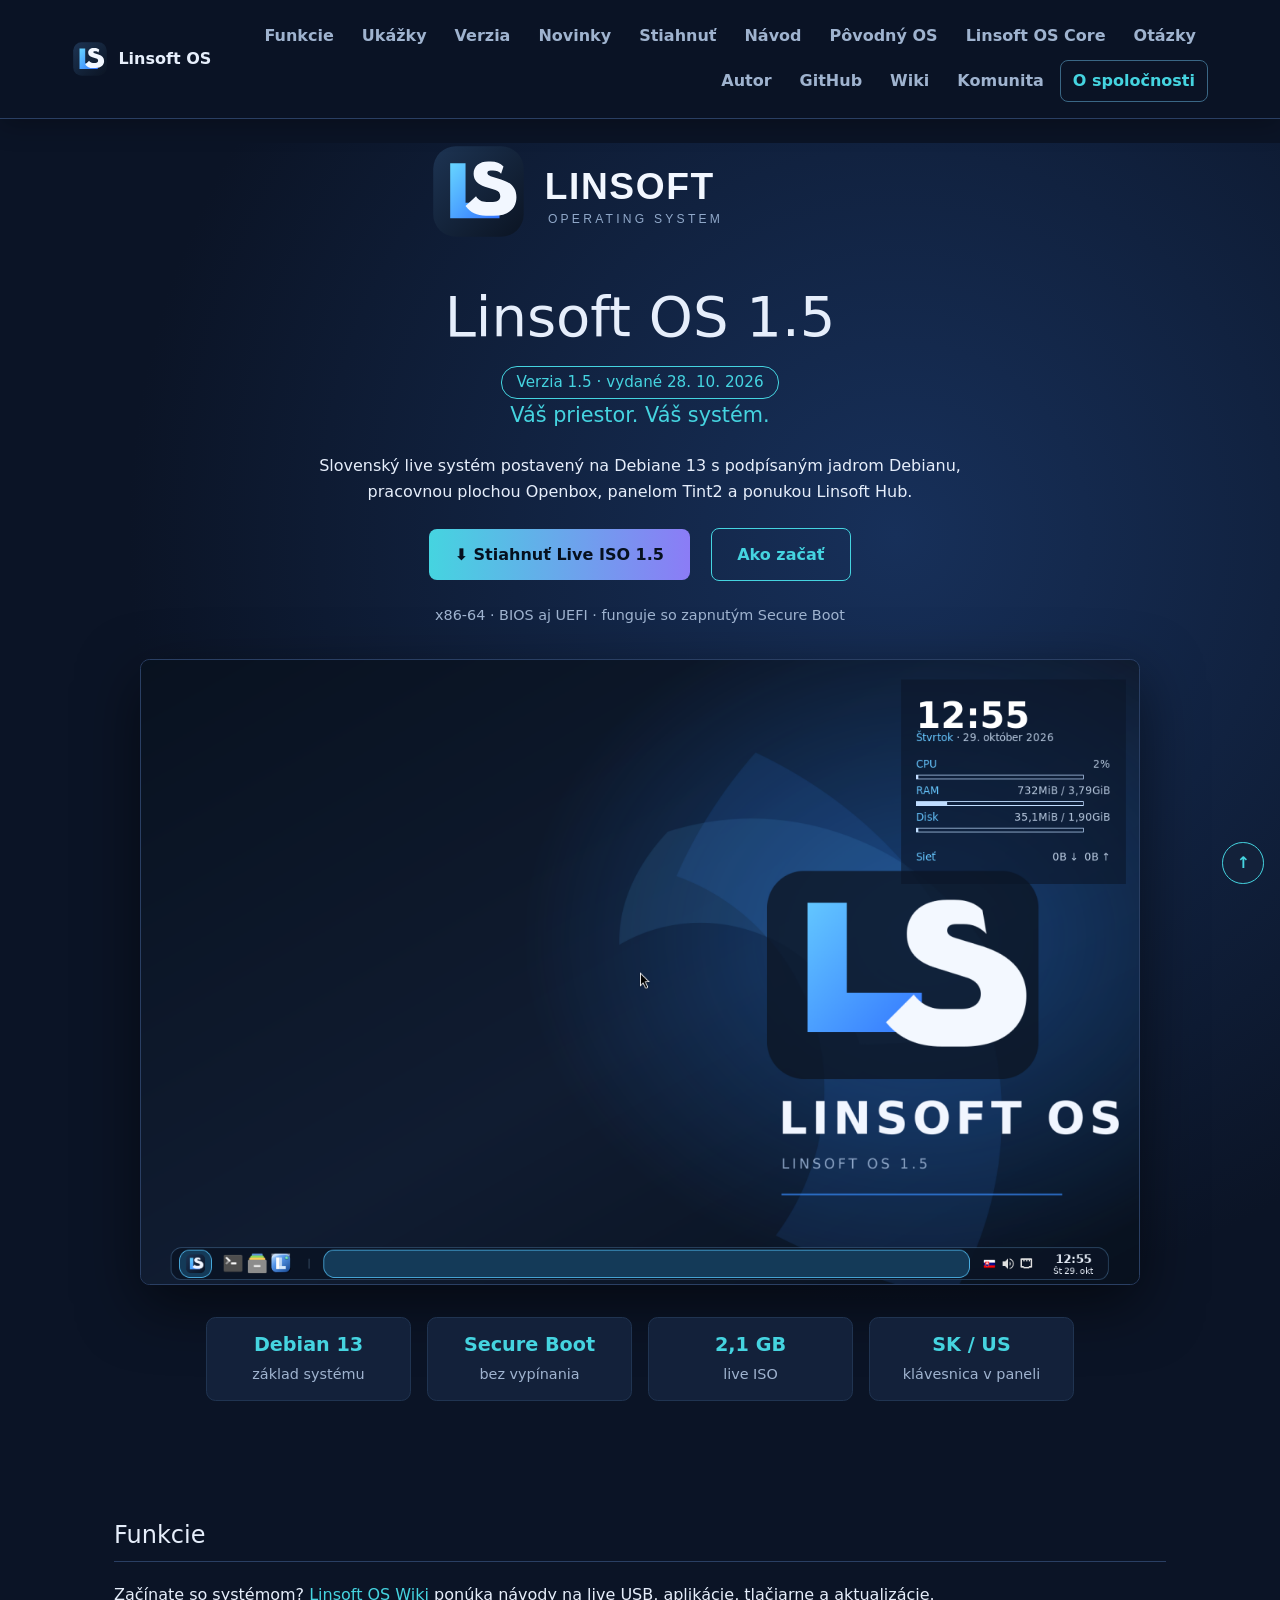
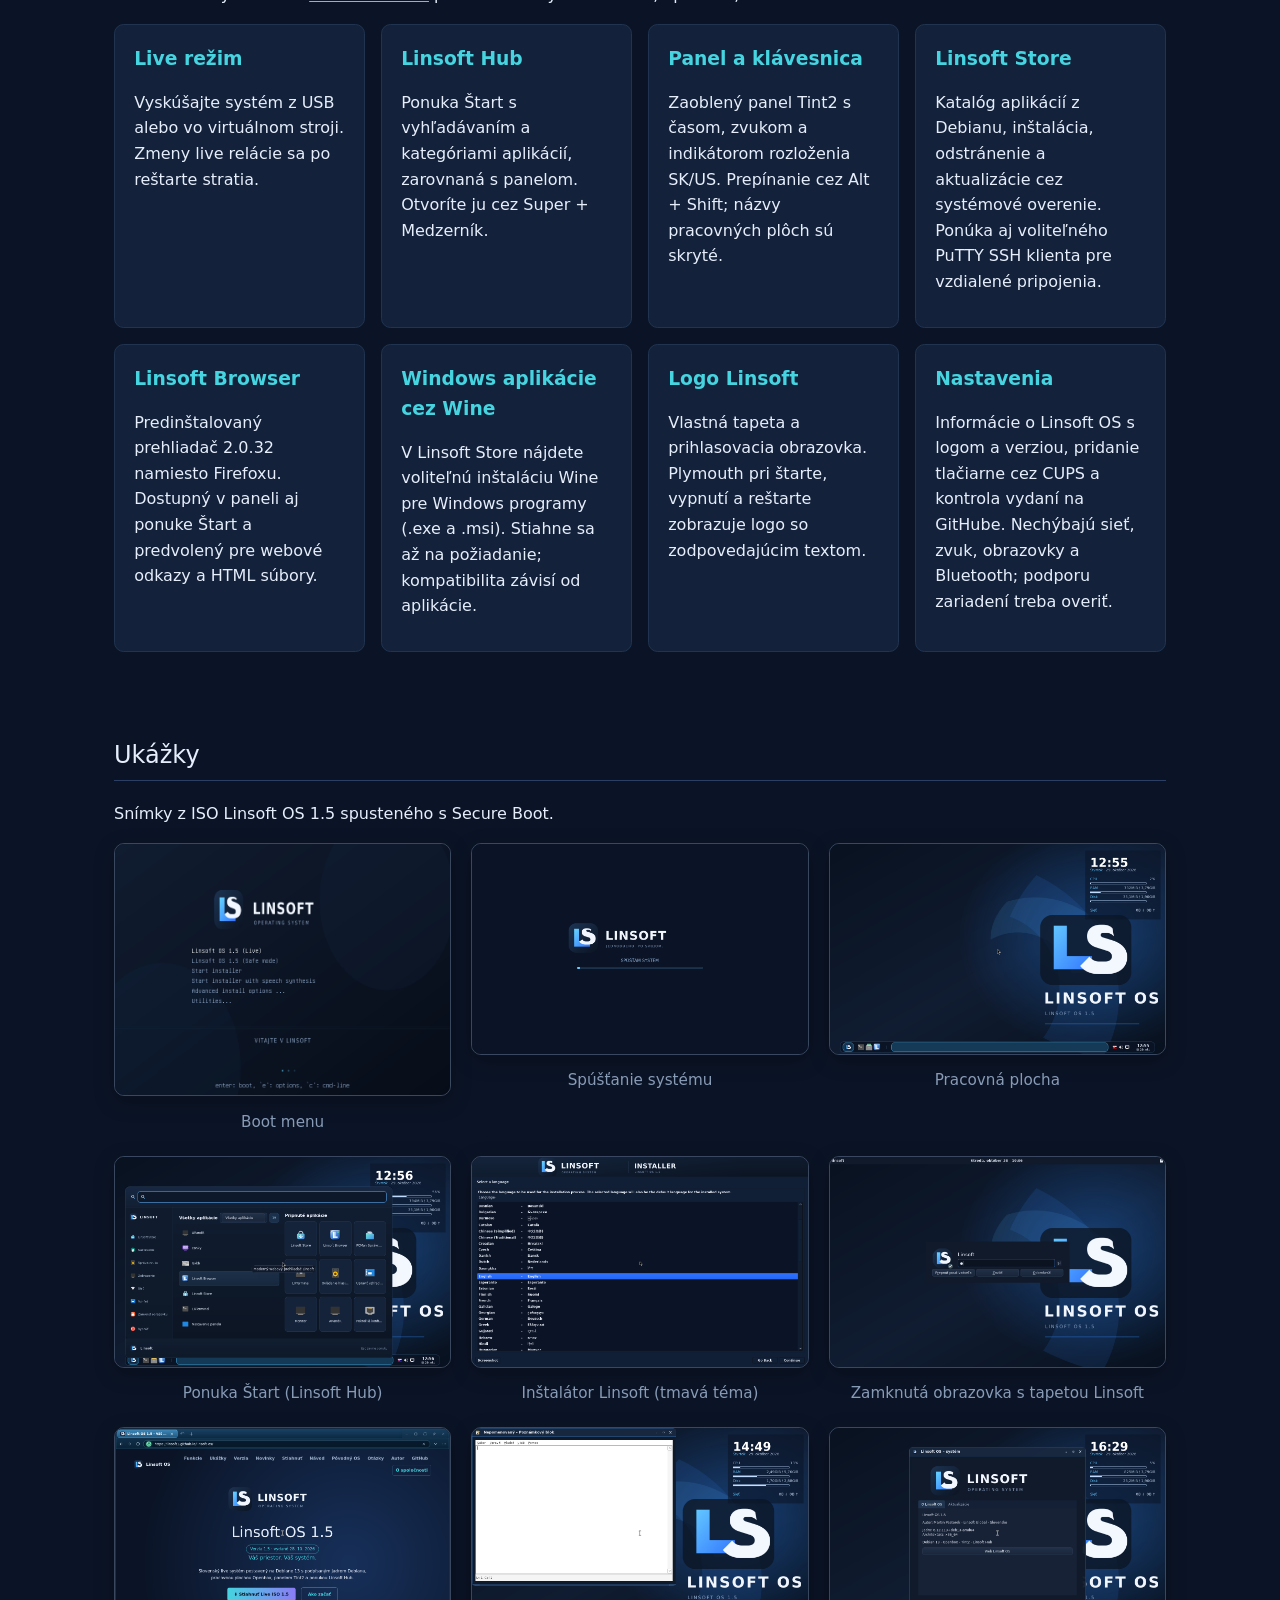
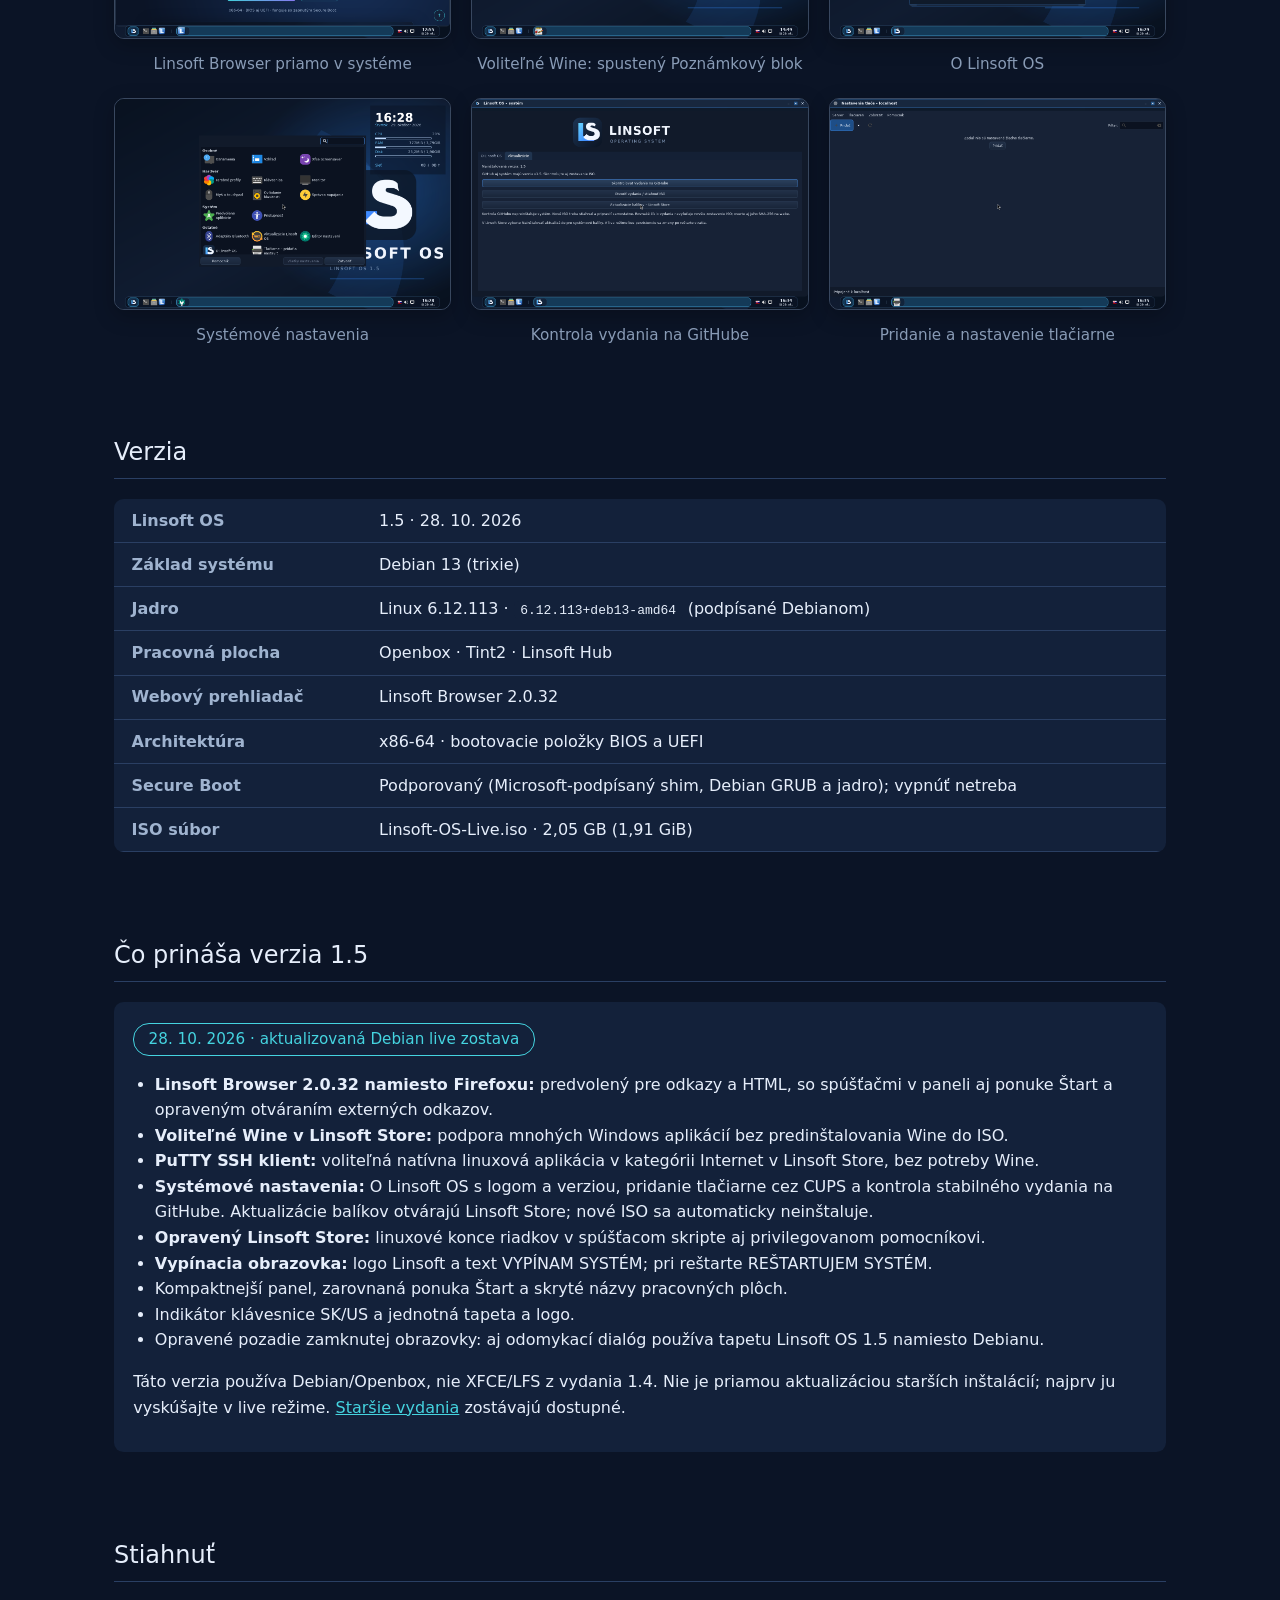
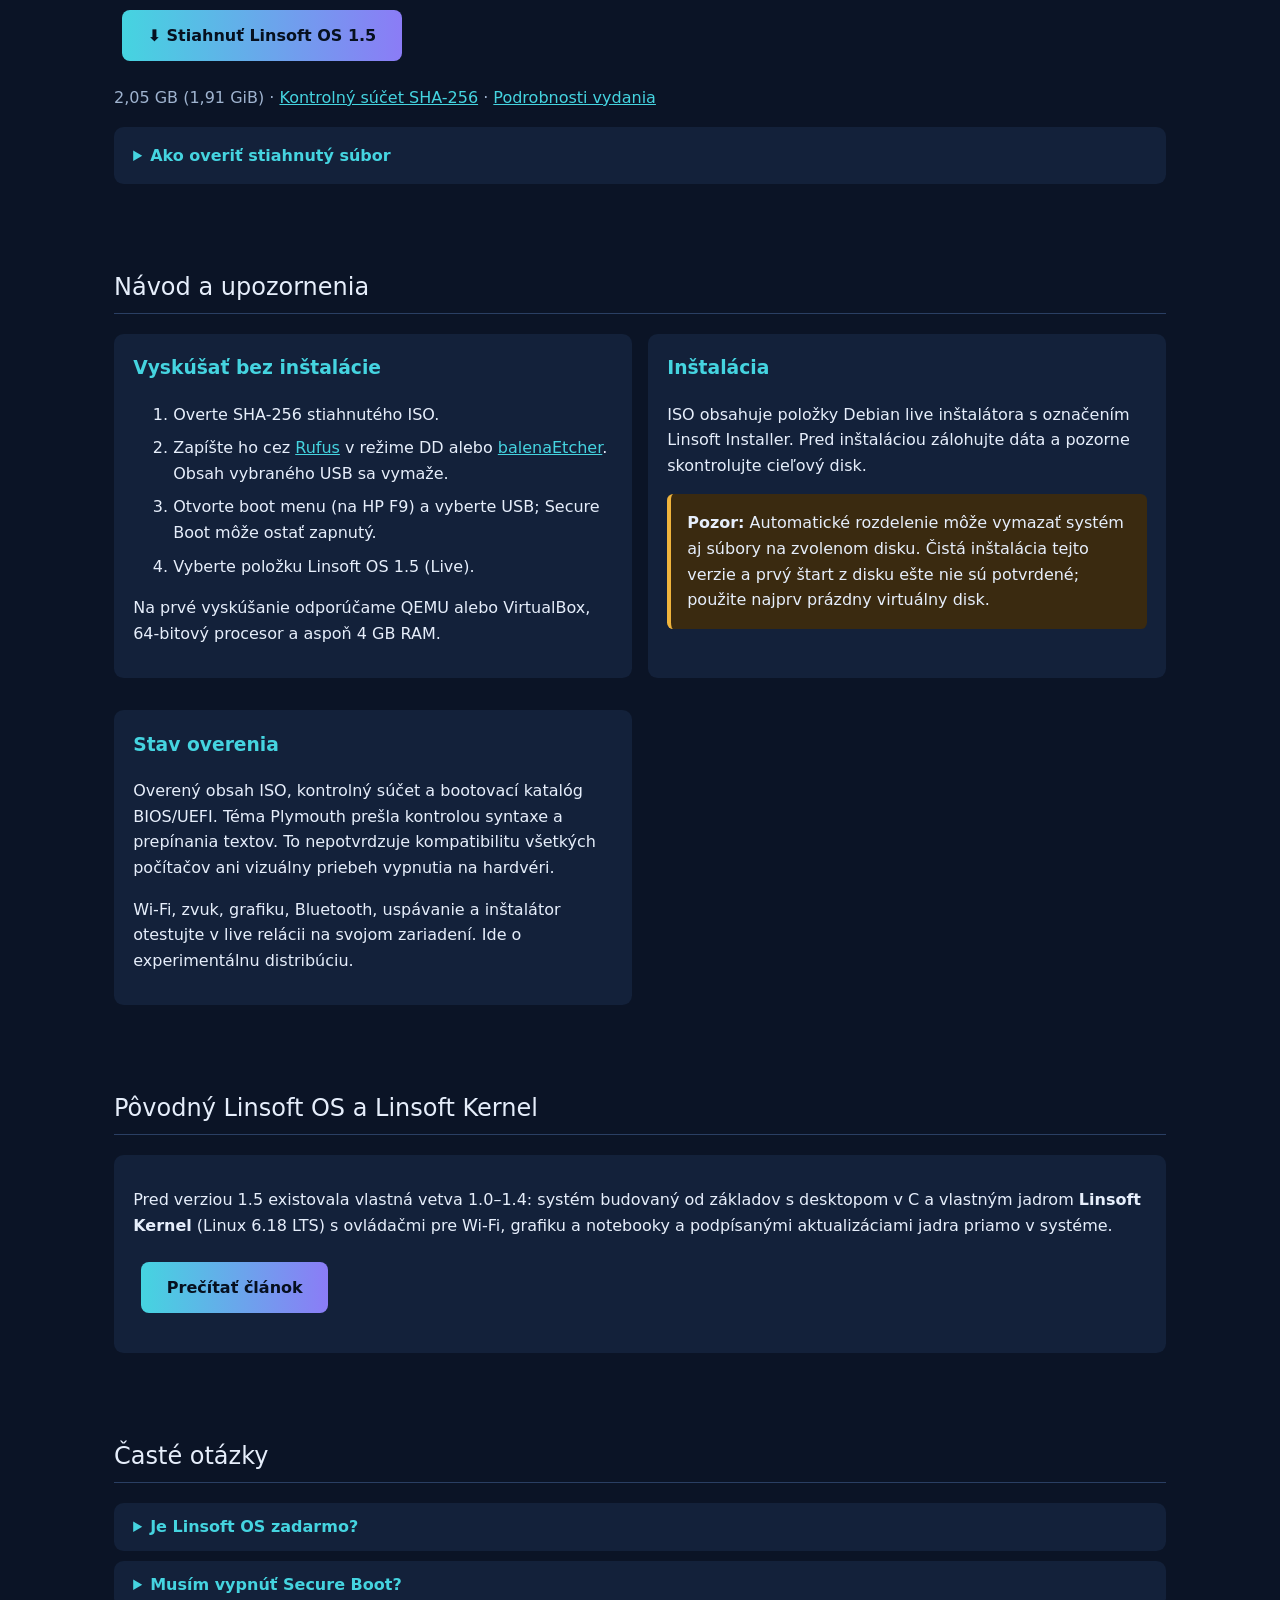
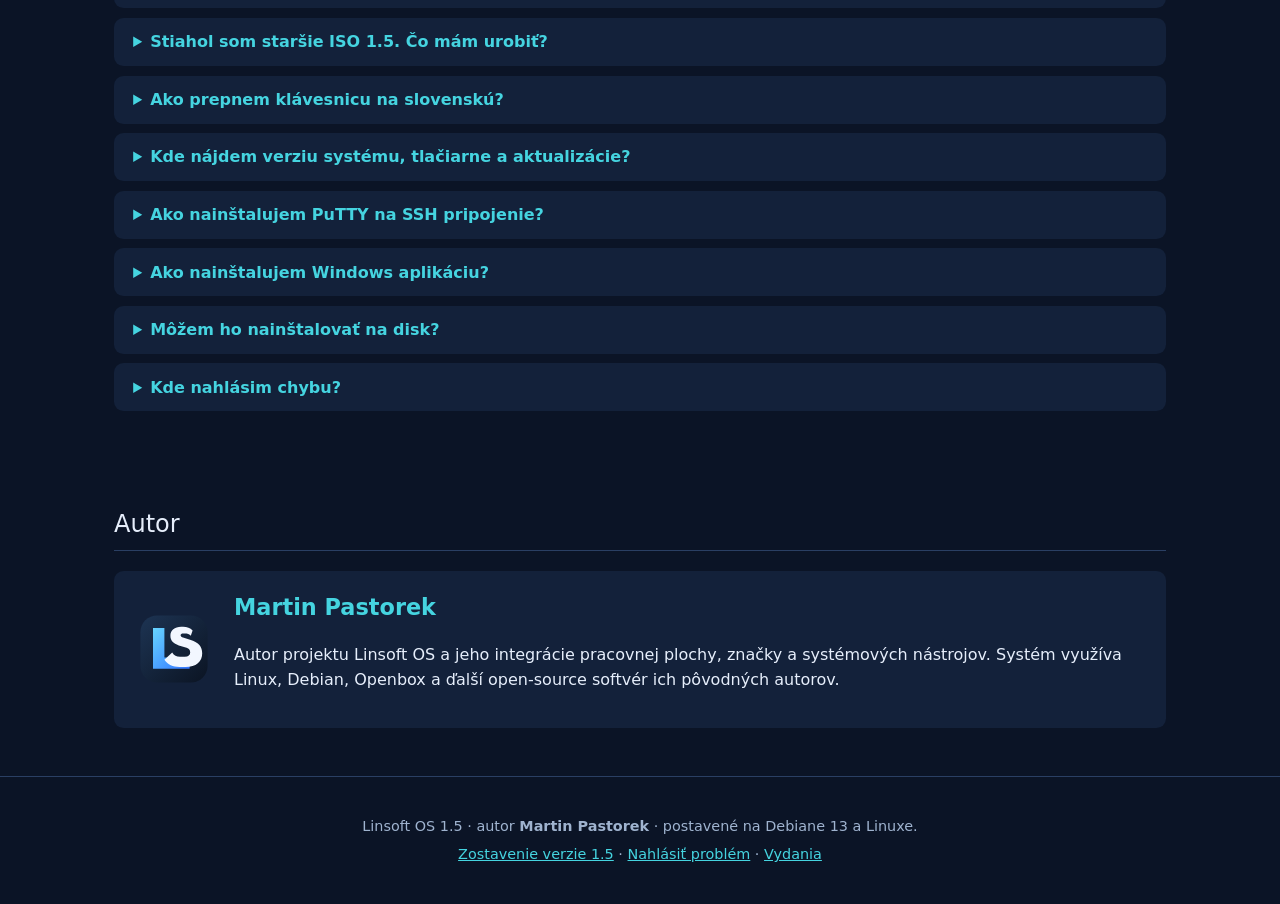
<file: docs/index.html>
<!DOCTYPE html>
<html lang="sk">
<head>
<meta charset="utf-8">
<meta name="viewport" content="width=device-width, initial-scale=1">
<title>Linsoft OS 1.5 – Váš priestor. Váš systém.</title>
<meta name="description" content="Linsoft OS 1.5: slovenský live systém na Debiane 13 s Openboxom, panelom Tint2, Linsoft Hub a Linsoft Store.">
<meta name="theme-color" content="#0b1426">
<meta property="og:type" content="website">
<meta property="og:title" content="Linsoft OS 1.5">
<meta property="og:description" content="Nové live ISO s opraveným Store, prepínaním klávesnice a logom pri štarte aj vypnutí.">
<meta property="og:url" content="https://linsoft1.github.io/linsoft-os/">
<meta property="og:image" content="https://linsoft1.github.io/linsoft-os/img/linsoft15-desktop.png">
<meta name="twitter:card" content="summary_large_image">
<link rel="icon" type="image/svg+xml" href="favicon.svg">
<link rel="icon" type="image/png" sizes="32x32" href="favicon-32.png">
<link rel="apple-touch-icon" href="apple-touch-icon.png">
<link rel="stylesheet" href="style.css?v=1.5.11">
</head>
<body>
<a class="skip-link" href="#obsah">Preskočiť na obsah</a>
<div class="site-header">
  <nav aria-label="Hlavná navigácia">
    <a class="brand" href="#top" aria-label="Linsoft OS – domov"><img class="mark" src="favicon.svg" width="36" height="36" alt=""><span>Linsoft OS</span></a>
    <button class="menu-toggle" type="button" aria-expanded="false" aria-controls="nav-links" hidden>Menu</button>
    <div class="nav-links" id="nav-links">
      <a href="#funkcie">Funkcie</a><a href="#ukazky">Ukážky</a><a href="#verzia">Verzia</a><a href="#novinky">Novinky</a><a href="#stiahnut">Stiahnuť</a><a href="#navod">Návod</a><a href="povodny-linsoft-os.html">Pôvodný OS</a><a href="core.html">Linsoft OS Core</a><a href="#faq">Otázky</a><a href="#autor">Autor</a>
      <a href="https://github.com/Linsoft1/linsoft-os">GitHub</a>
      <a href="wiki.html">Wiki</a>
      <a href="komunita.html">Komunita</a>
      <a class="nav-company" href="o-spolocnosti.html">O spoločnosti</a>
    </div>
  </nav>
</div>
<header class="hero" id="top">
  <div class="hero-text">
    <img class="hero-logo" src="logo.svg" width="520" height="120" alt="Linsoft OS – Operating System">
    <h1>Linsoft OS 1.5</h1>
    <p class="version">Verzia 1.5 · vydané 28. 10. 2026</p>
    <p class="tag">Váš priestor. Váš systém.</p>
    <p>Slovenský live systém postavený na Debiane 13 s podpísaným jadrom Debianu, pracovnou plochou Openbox, panelom Tint2 a ponukou Linsoft Hub.</p>
    <a class="btn" href="https://github.com/Linsoft1/linsoft-os/releases/download/v1.5/Linsoft-OS-Live.iso">⬇ Stiahnuť Live ISO 1.5</a>
    <a class="btn ghost" href="#navod">Ako začať</a>
    <p class="small">x86-64 · BIOS aj UEFI · funguje so zapnutým Secure Boot</p>
  </div>
      <img class="shot" src="img/linsoft15-desktop.png" width="1280" height="800" alt="Pracovná plocha Linsoft OS 1.5 s panelom a tapetou">
      <ul class="facts" aria-label="Rýchly prehľad">
        <li><b>Debian 13</b><span>základ systému</span></li>
        <li><b>Secure Boot</b><span>bez vypínania</span></li>
        <li><b>2,1 GB</b><span>live ISO</span></li>
        <li><b>SK / US</b><span>klávesnica v paneli</span></li>
      </ul>
</header>
<main id="obsah">
<section id="funkcie">
  <h2>Funkcie</h2>
  <p>Začínate so systémom? <a href="wiki.html">Linsoft OS Wiki</a> ponúka návody na live USB, aplikácie, tlačiarne a aktualizácie.</p>
  <div class="grid">
    <div><h3>Live režim</h3><p>Vyskúšajte systém z USB alebo vo virtuálnom stroji. Zmeny live relácie sa po reštarte stratia.</p></div>
    <div><h3>Linsoft Hub</h3><p>Ponuka Štart s vyhľadávaním a kategóriami aplikácií, zarovnaná s panelom. Otvoríte ju cez Super + Medzerník.</p></div>
    <div><h3>Panel a klávesnica</h3><p>Zaoblený panel Tint2 s časom, zvukom a indikátorom rozloženia SK/US. Prepínanie cez Alt + Shift; názvy pracovných plôch sú skryté.</p></div>
    <div><h3>Linsoft Store</h3><p>Katalóg aplikácií z Debianu, inštalácia, odstránenie a aktualizácie cez systémové overenie. Ponúka aj voliteľného PuTTY SSH klienta pre vzdialené pripojenia.</p></div>
    <div><h3>Linsoft Browser</h3><p>Predinštalovaný prehliadač 2.0.32 namiesto Firefoxu. Dostupný v paneli aj ponuke Štart a predvolený pre webové odkazy a HTML súbory.</p></div>
    <div><h3>Windows aplikácie cez Wine</h3><p>V Linsoft Store nájdete voliteľnú inštaláciu Wine pre Windows programy (.exe a .msi). Stiahne sa až na požiadanie; kompatibilita závisí od aplikácie.</p></div>
    <div><h3>Logo Linsoft</h3><p>Vlastná tapeta a prihlasovacia obrazovka. Plymouth pri štarte, vypnutí a reštarte zobrazuje logo so zodpovedajúcim textom.</p></div>
    <div><h3>Nastavenia</h3><p>Informácie o Linsoft OS s logom a verziou, pridanie tlačiarne cez CUPS a kontrola vydaní na GitHube. Nechýbajú sieť, zvuk, obrazovky a Bluetooth; podporu zariadení treba overiť.</p></div>
  </div>
</section>
<section id="ukazky">
  <h2>Ukážky</h2>
  <p>Snímky z ISO Linsoft OS 1.5 spusteného s Secure Boot.</p>
  <div class="shots">
    <figure><img src="img/linsoft15-boot.png" width="800" height="600" loading="lazy" alt="Bootovacie menu Linsoft OS 1.5 s logom Linsoft"><figcaption>Boot menu</figcaption></figure>
    <figure><img src="img/linsoft15-startup.png" width="1280" height="800" loading="lazy" alt="Štartovacia obrazovka Linsoft s indikátorom načítania"><figcaption>Spúšťanie systému</figcaption></figure>
    <figure><img src="img/linsoft15-desktop.png" width="1280" height="800" loading="lazy" alt="Pracovná plocha Linsoft OS s panelom a tapetou"><figcaption>Pracovná plocha</figcaption></figure>
    <figure><img src="img/linsoft15-start-menu.png" width="1280" height="800" loading="lazy" alt="Ponuka Štart – Linsoft Hub s pripnutými aplikáciami"><figcaption>Ponuka Štart (Linsoft Hub)</figcaption></figure>
    <figure><img src="img/linsoft15-installer.png?v=3" width="1280" height="800" loading="lazy" alt="Grafický inštalátor Linsoft v tmavej téme – výber jazyka"><figcaption>Inštalátor Linsoft (tmavá téma)</figcaption></figure>
    <figure><img src="img/linsoft15-lockscreen.png" width="1280" height="800" loading="lazy" alt="Odomykacia obrazovka s vlastnou tapetou a logom Linsoft OS 1.5"><figcaption>Zamknutá obrazovka s tapetou Linsoft</figcaption></figure>
    <figure><img src="img/linsoft15-browser.png" width="1280" height="800" loading="lazy" alt="Linsoft Browser otvorený v Linsoft OS 1.5 s webovou stránkou projektu"><figcaption>Linsoft Browser priamo v systéme</figcaption></figure>
    <figure><img src="img/linsoft15-wine.png" width="1280" height="800" loading="lazy" alt="Poznámkový blok spustený cez dodatočne nainštalované Wine v Linsoft OS 1.5"><figcaption>Voliteľné Wine: spustený Poznámkový blok</figcaption></figure>
    <figure><img src="img/linsoft15-about.png" width="1280" height="800" loading="lazy" alt="Informácie o Linsoft OS s vlastným logom, verziou 1.5 a jadrom"><figcaption>O Linsoft OS</figcaption></figure>
    <figure><img src="img/linsoft15-settings.png" width="1280" height="800" loading="lazy" alt="Správca nastavení s položkami O Linsoft OS, Aktualizácie a Tlačiarne"><figcaption>Systémové nastavenia</figcaption></figure>
    <figure><img src="img/linsoft15-updates.png" width="1280" height="800" loading="lazy" alt="Aktualizácie Linsoft OS s výsledkom kontroly stabilnej verzie na GitHube"><figcaption>Kontrola vydania na GitHube</figcaption></figure>
    <figure><img src="img/linsoft15-printers.png" width="1280" height="800" loading="lazy" alt="Nastavenia tlače pripojené k CUPS s tlačidlom Pridať tlačiareň"><figcaption>Pridanie a nastavenie tlačiarne</figcaption></figure>
  </div>
</section>
<section id="verzia">
  <h2>Verzia</h2>
  <div class="table-wrap">
    <table class="ver"><tbody>
      <tr><th scope="row">Linsoft OS</th><td>1.5 · 28. 10. 2026</td></tr>
      <tr><th scope="row">Základ systému</th><td>Debian 13 (trixie)</td></tr>
      <tr><th scope="row">Jadro</th><td>Linux 6.12.113 · <code>6.12.113+deb13-amd64</code> (podpísané Debianom)</td></tr>
      <tr><th scope="row">Pracovná plocha</th><td>Openbox · Tint2 · Linsoft Hub</td></tr>
      <tr><th scope="row">Webový prehliadač</th><td>Linsoft Browser 2.0.32</td></tr>
      <tr><th scope="row">Architektúra</th><td>x86-64 · bootovacie položky BIOS a UEFI</td></tr>
      <tr><th scope="row">Secure Boot</th><td>Podporovaný (Microsoft-podpísaný shim, Debian GRUB a jadro); vypnúť netreba</td></tr>
      <tr><th scope="row">ISO súbor</th><td>Linsoft-OS-Live.iso · <span data-iso-size>2,05 GB (1,91 GiB)</span></td></tr>
    </tbody></table>
  </div>
</section>
<section id="novinky">
  <h2>Čo prináša verzia 1.5</h2>
  <div class="release-note">
    <p class="version">28. 10. 2026 · aktualizovaná Debian live zostava</p>
    <ul>
      <li><b>Linsoft Browser 2.0.32 namiesto Firefoxu:</b> predvolený pre odkazy a HTML, so spúšťačmi v paneli aj ponuke Štart a opraveným otváraním externých odkazov.</li>
      <li><b>Voliteľné Wine v Linsoft Store:</b> podpora mnohých Windows aplikácií bez predinštalovania Wine do ISO.</li>
      <li><b>PuTTY SSH klient:</b> voliteľná natívna linuxová aplikácia v kategórii Internet v Linsoft Store, bez potreby Wine.</li>
      <li><b>Systémové nastavenia:</b> O Linsoft OS s logom a verziou, pridanie tlačiarne cez CUPS a kontrola stabilného vydania na GitHube. Aktualizácie balíkov otvárajú Linsoft Store; nové ISO sa automaticky neinštaluje.</li>
      <li><b>Opravený Linsoft Store:</b> linuxové konce riadkov v spúšťacom skripte aj privilegovanom pomocníkovi.</li>
      <li><b>Vypínacia obrazovka:</b> logo Linsoft a text VYPÍNAM SYSTÉM; pri reštarte REŠTARTUJEM SYSTÉM.</li>
      <li>Kompaktnejší panel, zarovnaná ponuka Štart a skryté názvy pracovných plôch.</li>
      <li>Indikátor klávesnice SK/US a jednotná tapeta a logo.</li>
      <li>Opravené pozadie zamknutej obrazovky: aj odomykací dialóg používa tapetu Linsoft OS 1.5 namiesto Debianu.</li>
    </ul>
    <p>Táto verzia používa Debian/Openbox, nie XFCE/LFS z vydania 1.4. Nie je priamou aktualizáciou starších inštalácií; najprv ju vyskúšajte v live režime. <a href="https://github.com/Linsoft1/linsoft-os/releases">Staršie vydania</a> zostávajú dostupné.</p>
  </div>
</section>
<section id="stiahnut">
  <h2>Stiahnuť</h2>
  <p><a class="btn" href="https://github.com/Linsoft1/linsoft-os/releases/download/v1.5/Linsoft-OS-Live.iso">⬇ Stiahnuť Linsoft OS 1.5</a></p>
  <p class="download-meta"><span data-iso-size>2,05 GB (1,91 GiB)</span> · <a href="https://github.com/Linsoft1/linsoft-os/releases/download/v1.5/Linsoft-OS-Live.iso.sha256">Kontrolný súčet SHA-256</a> · <a href="https://github.com/Linsoft1/linsoft-os/releases/tag/v1.5">Podrobnosti vydania</a></p>
  <details class="verify">
    <summary>Ako overiť stiahnutý súbor</summary>
    <p>SHA-256: <code class="hash" id="sha">e8d44b845db595b57ed6f314938f6e4946967e96e08e99d7dee22057b2a981b5</code> <button type="button" class="copy" data-copy="sha">Kopírovať</button></p>
    <p>Windows PowerShell: <code>Get-FileHash .\Linsoft-OS-Live.iso -Algorithm SHA256</code></p>
    <p>Linux: <code>sha256sum Linsoft-OS-Live.iso</code></p>
    <p>Výsledok musí zodpovedať súčtu vyššie alebo v priloženom súbore.</p>
  </details>
</section>
<section id="navod">
  <h2>Návod a upozornenia</h2>
  <div class="steps">
    <article class="step-card">
      <h3>Vyskúšať bez inštalácie</h3>
      <ol>
        <li>Overte SHA-256 stiahnutého ISO.</li>
        <li>Zapíšte ho cez <a href="https://rufus.ie">Rufus</a> v režime DD alebo <a href="https://etcher.balena.io">balenaEtcher</a>. Obsah vybraného USB sa vymaže.</li>
        <li>Otvorte boot menu (na HP F9) a vyberte USB; Secure Boot môže ostať zapnutý.</li>
        <li>Vyberte položku Linsoft OS 1.5 (Live).</li>
      </ol>
      <p>Na prvé vyskúšanie odporúčame QEMU alebo VirtualBox, 64-bitový procesor a aspoň 4 GB RAM.</p>
    </article>
    <article class="step-card">
      <h3>Inštalácia</h3>
      <p>ISO obsahuje položky Debian live inštalátora s označením Linsoft Installer. Pred inštaláciou zálohujte dáta a pozorne skontrolujte cieľový disk.</p>
      <div class="warn"><b>Pozor:</b> Automatické rozdelenie môže vymazať systém aj súbory na zvolenom disku. Čistá inštalácia tejto verzie a prvý štart z disku ešte nie sú potvrdené; použite najprv prázdny virtuálny disk.</div>
    </article>
    <article class="step-card" id="podpora">
      <h3>Stav overenia</h3>
      <p>Overený obsah ISO, kontrolný súčet a bootovací katalóg BIOS/UEFI. Téma Plymouth prešla kontrolou syntaxe a prepínania textov. To nepotvrdzuje kompatibilitu všetkých počítačov ani vizuálny priebeh vypnutia na hardvéri.</p>
      <p>Wi-Fi, zvuk, grafiku, Bluetooth, uspávanie a inštalátor otestujte v live relácii na svojom zariadení. Ide o experimentálnu distribúciu.</p>
    </article>
  </div>
</section>
<section id="povodny">
  <h2>Pôvodný Linsoft OS a Linsoft Kernel</h2>
  <div class="release-note">
    <p>Pred verziou 1.5 existovala vlastná vetva 1.0–1.4: systém budovaný od základov s desktopom v C a vlastným jadrom <b>Linsoft Kernel</b> (Linux 6.18 LTS) s ovládačmi pre Wi-Fi, grafiku a notebooky a podpísanými aktualizáciami jadra priamo v systéme.</p>
    <p><a class="btn" href="povodny-linsoft-os.html">Prečítať článok</a></p>
  </div>
</section>
<section id="faq">
  <h2>Časté otázky</h2>
  <details class="faq"><summary>Je Linsoft OS zadarmo?</summary><p>Áno, je to open-source projekt postavený na Debiane a ďalšom slobodnom softvéri.</p></details>
  <details class="faq"><summary>Musím vypnúť Secure Boot?</summary><p>Nie. Zostava používa Microsoft-podpísaný shim, Debian GRUB a podpísané Debian jadro, takže Secure Boot môže ostať zapnutý.</p></details>
  <details class="faq"><summary>Stiahol som staršie ISO 1.5. Čo mám urobiť?</summary><p>Stiahnite ISO znova, overte jeho SHA-256 súčet s hodnotou v sekcii Stiahnuť a USB zapíšte nanovo.</p></details>
  <details class="faq"><summary>Ako prepnem klávesnicu na slovenskú?</summary><p>Kliknite na indikátor SK/US v paneli alebo stlačte Alt + Shift.</p></details>
  <details class="faq"><summary>Kde nájdem verziu systému, tlačiarne a aktualizácie?</summary><p>Otvorte Nastavenia v Linsoft Hub. Položka „O Linsoft OS“ zobrazuje logo, verziu a jadro. „Tlačiarne – pridať a nastaviť“ otvorí správu tlače s tlačidlom Pridať; niektoré modely potrebujú ďalší ovládač. „Aktualizácie Linsoft OS“ skontroluje na požiadanie stabilné vydanie na GitHube a ponúkne odkaz na stiahnutie ISO aj Linsoft Store na aktualizácie balíkov. Rovnaká verzia 1.5 môže mať novšie zostavenie ISO, preto porovnajte aj SHA-256. Automatický prechod na nové ISO sa nevykonáva.</p></details>
  <details class="faq"><summary>Ako nainštalujem PuTTY na SSH pripojenie?</summary><p>Otvorte Linsoft Store cez Super + S, vyhľadajte PuTTY alebo kategóriu Internet a nainštalujte „PuTTY – SSH klient“. Potrebujete internet a systémové overenie; podľa potreby najprv obnovte zoznam balíkov. Po inštalácii otvorte PuTTY z ponuky aplikácií alebo príkazom <code>putty</code>. Zadajte adresu svojho servera, vyberte SSH a port (zvyčajne 22). Pri prvom pripojení overte odtlačok hostiteľského kľúča u správcu servera. Wine nie je potrebné; neinštaluje sa SSH server. V live režime bez perzistencie sa inštalácia a uložené relácie po reštarte stratia.</p></details>
  <details class="faq"><summary>Ako nainštalujem Windows aplikáciu?</summary><p>Otvorte Linsoft Store cez Super + S, vyhľadajte Wine a nainštalujte položku „Wine – Windows aplikácie“. Potrebujete internet a voľné miesto; podľa potreby najprv obnovte zoznam balíkov. Potom v termináli spustite <code>wine "/cesta/program.exe"</code> alebo <code>wine msiexec /i "/cesta/program.msi"</code> so skutočnou cestou k súboru. Nepoužívajte sudo a spúšťajte iba dôveryhodné programy: Wine nie je bezpečnostný sandbox. Nie všetky aplikácie a hry fungujú; staršie 32-bitové programy môžu potrebovať podporu i386/wine32. V live režime bez perzistencie sa inštalácie po reštarte stratia.</p></details>
  <details class="faq"><summary>Môžem ho nainštalovať na disk?</summary><p>ISO obsahuje grafický inštalátor, no čistá inštalácia a prvý štart z disku ešte nie sú potvrdené. Vyskúšajte ho najprv vo virtuálnom stroji.</p></details>
  <details class="faq"><summary>Kde nahlásim chybu?</summary><p>V <a href="https://github.com/Linsoft1/linsoft-os/issues">GitHub Issues</a> projektu.</p></details>
</section>
<section id="autor">
  <h2>Autor</h2>
  <div class="author"><img class="mark big" src="favicon.svg" width="72" height="72" alt="Logo Linsoft"><div><h3>Martin Pastorek</h3><p>Autor projektu Linsoft OS a jeho integrácie pracovnej plochy, značky a systémových nástrojov. Systém využíva Linux, Debian, Openbox a ďalší open-source softvér ich pôvodných autorov.</p></div></div>
</section>
</main>
<footer>
  <p>Linsoft OS 1.5 · autor <b>Martin Pastorek</b> · postavené na Debiane 13 a Linuxe.</p>
  <p><a href="https://github.com/Linsoft1/linsoft-os/tree/main/linsoft/debian-live">Zostavenie verzie 1.5</a> · <a href="https://github.com/Linsoft1/linsoft-os/issues">Nahlásiť problém</a> · <a href="https://github.com/Linsoft1/linsoft-os/releases">Vydania</a></p>
</footer>
<a class="to-top" href="#top" aria-label="Späť hore">↑</a>
<div class="lightbox" id="lightbox" hidden><img alt=""></div>
<script src="site.js?v=1.5.10"></script>
</body>
</html>
</file>
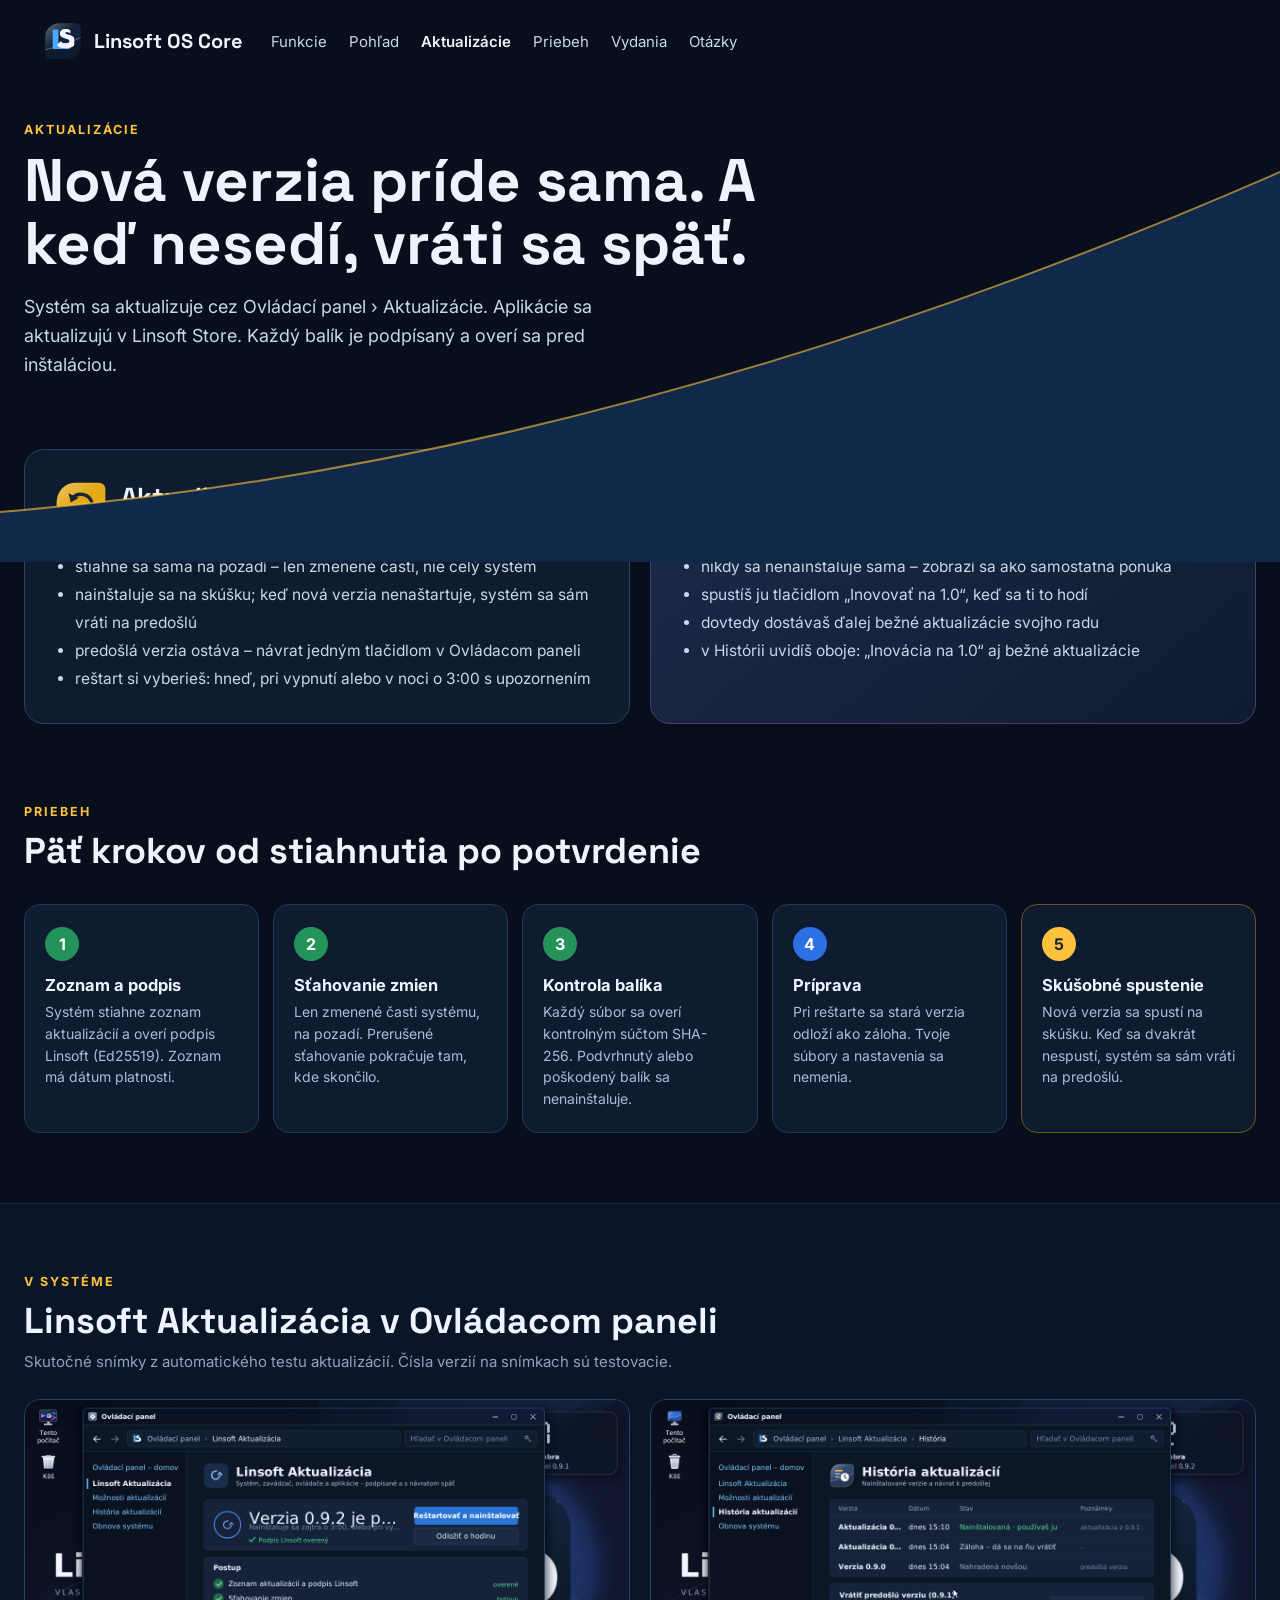
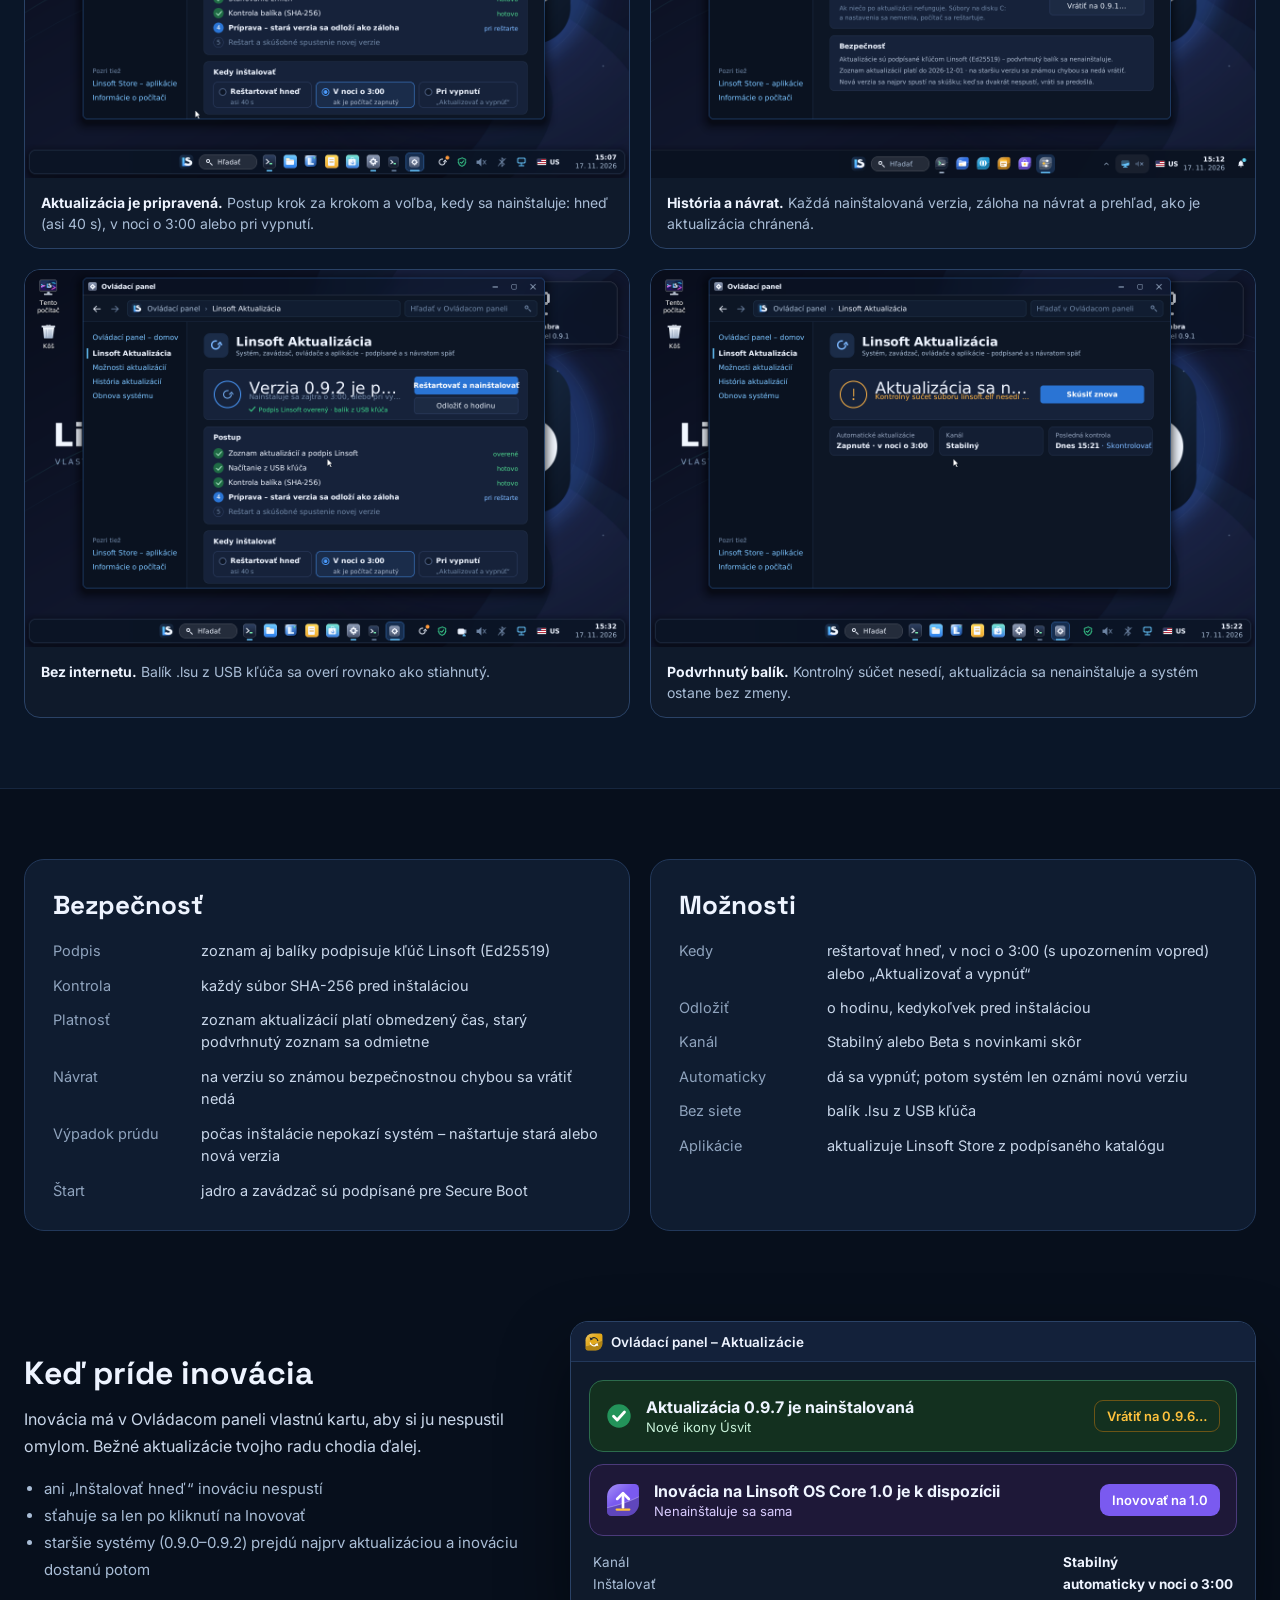
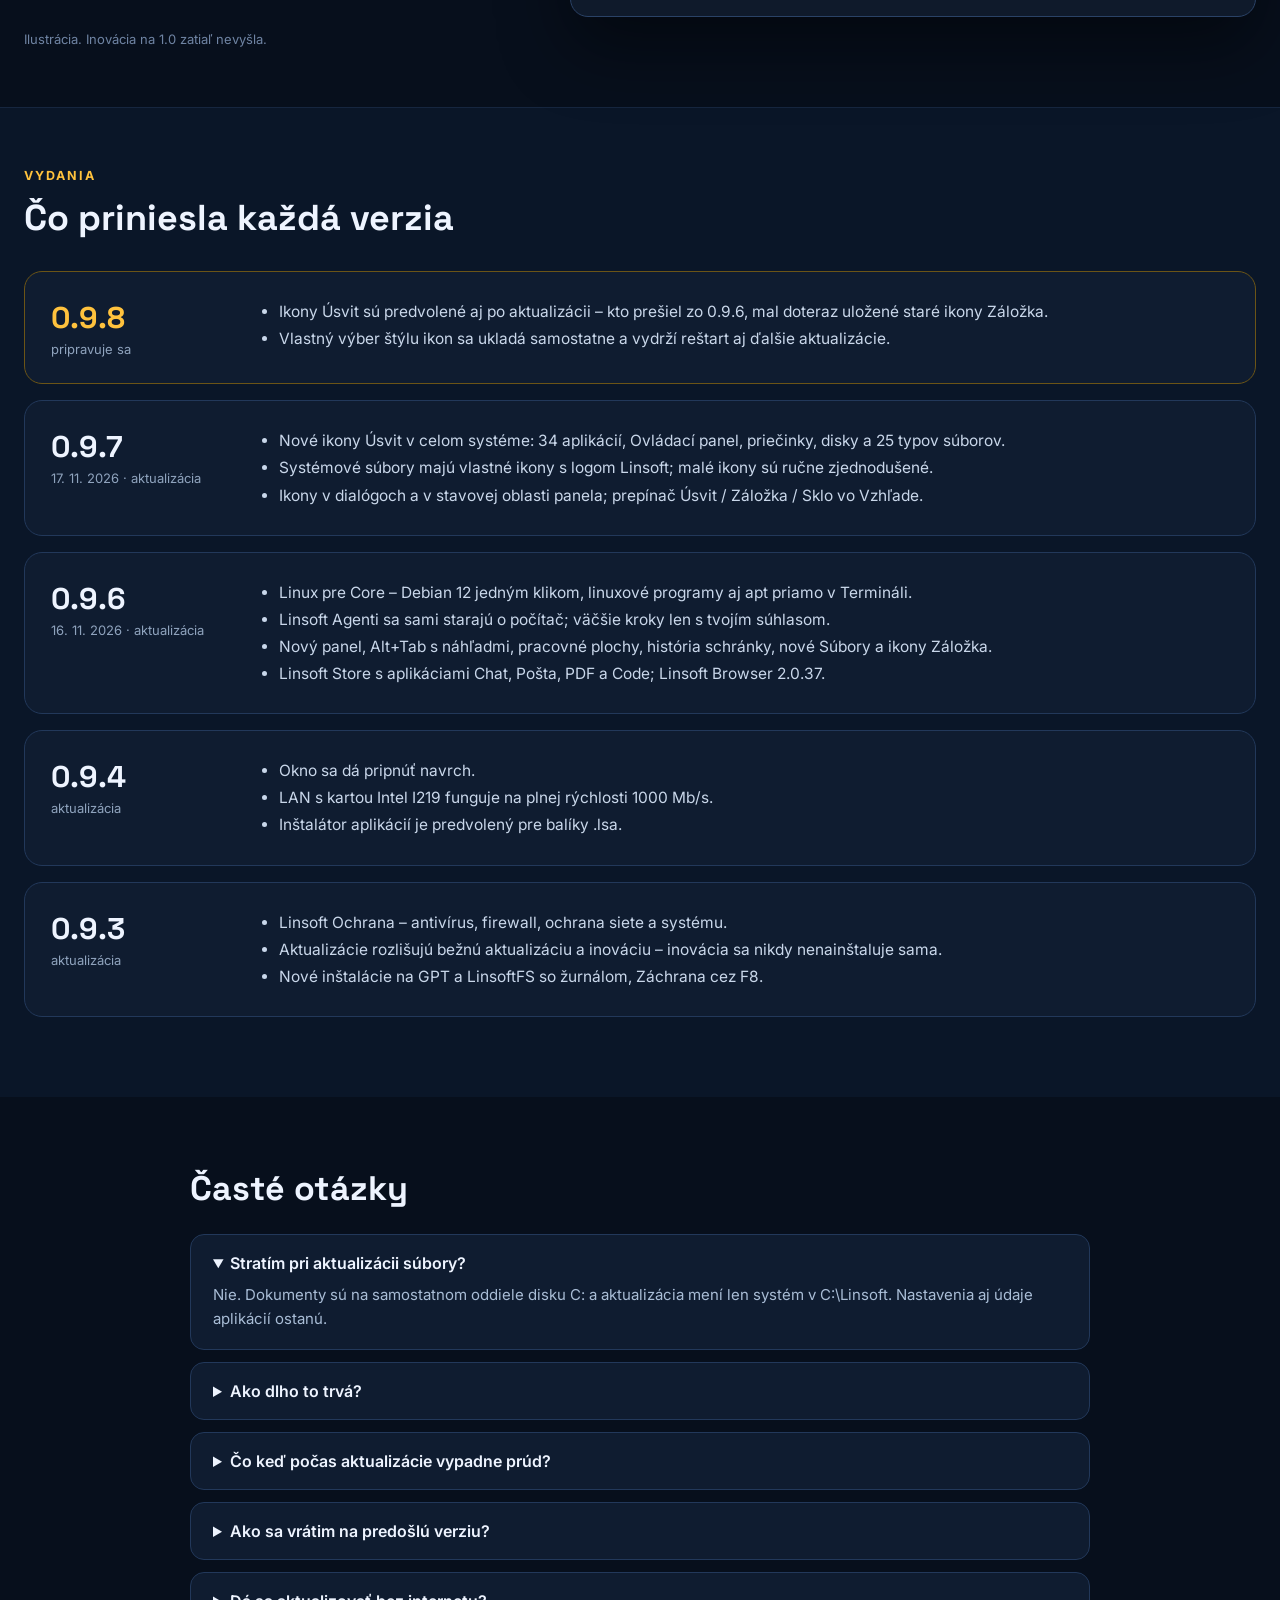
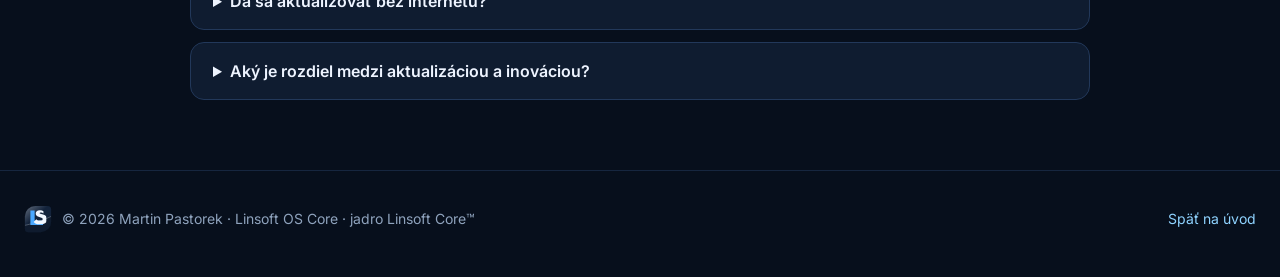
<file: docs/core-aktualizacie.html>
<!DOCTYPE html>
<html lang="sk">
<head>
<meta charset="utf-8">
<meta name="viewport" content="width=device-width, initial-scale=1">
<title>Linsoft OS Core – vydania a aktualizácie</title>
<meta name="description" content="Ako sa Linsoft OS Core aktualizuje: podpísané balíky, skúšobné spustenie, návrat na predošlú verziu a inovácie na nový rad.">
<meta name="theme-color" content="#070F1C">
<meta property="og:type" content="website">
<meta property="og:title" content="Linsoft OS Core – vydania a aktualizácie">
<meta property="og:description" content="Ako sa Linsoft OS Core aktualizuje: podpísané balíky, skúšobné spustenie, návrat na predošlú verziu a inovácie na nový rad.">
<meta property="og:url" content="https://linsoft1.github.io/linsoft-os/core-aktualizacie.html">
<meta property="og:image" content="https://linsoft1.github.io/linsoft-os/img/core-plocha.png">
<link rel="icon" type="image/svg+xml" href="favicon.svg">
<link rel="icon" type="image/png" sizes="32x32" href="favicon-32.png">
<link rel="apple-touch-icon" href="apple-touch-icon.png">
<link href="https://fonts.googleapis.com/css2?family=Inter:wght@400;500;600;700&amp;family=Space+Grotesk:wght@500;600;700&amp;display=swap" rel="stylesheet">
<style>
body{margin:0;background:#070F1C}
a{color:#8FD3FF}a:hover{color:#C6ECFF}
</style>
<style>html{scroll-behavior:smooth}img{max-width:100%}*{box-sizing:border-box}:focus-visible{outline:2px solid #FFC23D;outline-offset:2px}</style>
</head>
<body>
<div style="min-height: 100vh; background: #070F1C; color: #EEF4FF; font-family: Inter, system-ui, sans-serif; overflow: hidden">
  <svg width="0" height="0" style="position: absolute" aria-hidden="true">
    <defs>
      <linearGradient id="a-sheen" x1="0" y1="0" x2="0.7" y2="0.8"><stop offset="0" stop-color="#ffffff" stop-opacity="0.34"></stop><stop offset="0.55" stop-color="#ffffff" stop-opacity="0"></stop></linearGradient>
      <clipPath id="a-clip"><path d="M26 2H54A8 8 0 0 1 62 10V38A24 24 0 0 1 38 62H10A8 8 0 0 1 2 54V26A24 24 0 0 1 26 2Z"></path></clipPath>
      <symbol id="a-logo" viewBox="50 46 168 168">
        <path d="M57 54h43v102h85v43H57z" fill="#4AA8FF"></path>
        <path d="M190 62c-8-8-19-12-33-12h-7c-24 0-39 13-39 33 0 16 10 27 29 33l28 9c9 3 14 8 14 16 0 9-7 14-19 14h-18c-12 0-21-5-28-14l-27 27c13 16 31 24 55 24h21c38 0 61-19 61-50 0-23-14-39-42-48l-27-8c-5-2-8-4-8-7 0-4 3-6 9-6h7c9 0 16 3 22 10z" fill="#F2F7FF"></path>
      </symbol>
      <symbol id="a-tile" viewBox="0 0 64 64">
        <path d="M26 2H54A8 8 0 0 1 62 10V38A24 24 0 0 1 38 62H10A8 8 0 0 1 2 54V26A24 24 0 0 1 26 2Z" fill="currentColor"></path>
        <path d="M26 2H54A8 8 0 0 1 62 10V38A24 24 0 0 1 38 62H10A8 8 0 0 1 2 54V26A24 24 0 0 1 26 2Z" fill="url(#a-sheen)"></path>
        <g clip-path="url(#a-clip)"><path d="M0 47C18 43 40 37 64 25V64H0Z" fill="#000000" opacity="0.22"></path><path d="M0 47C18 43 40 37 64 25" fill="none" stroke="#ffffff" stroke-opacity="0.45" stroke-width="1.2"></path></g>
      </symbol>
      <symbol id="a-aktual" viewBox="0 0 64 64"><path d="M45.5 27A14 14 0 0 0 21.5 21" fill="none" stroke="#1A2433" stroke-width="4.2" stroke-linecap="round"></path><path d="M16.5 15l3 11.5 9.5-5.5z" fill="#1A2433"></path><path d="M18.5 35A14 14 0 0 0 42.5 41" fill="none" stroke="#ffffff" stroke-width="4.2" stroke-linecap="round"></path><path d="M47.5 47l-3-11.5-9.5 5.5z" fill="#ffffff"></path></symbol>
      <symbol id="a-inov" viewBox="0 0 64 64"><path d="M32 46V20" stroke="#ffffff" stroke-width="5" stroke-linecap="round"></path><path d="M21 30l11-11 11 11" fill="none" stroke="#ffffff" stroke-width="5" stroke-linecap="round" stroke-linejoin="round"></path><path d="M20 50h24" stroke="#FFC23D" stroke-width="4" stroke-linecap="round"></path></symbol>
    </defs>
  </svg>

  <header style="max-width: 1240px; margin: 0 auto; padding: 22px 24px; display: flex; flex-wrap: wrap; align-items: center; gap: 16px 28px">
    <a href="core.html" style="display: flex; align-items: center; gap: 12px; color: #EEF4FF; text-decoration: none">
      <svg viewBox="0 0 64 64" width="38" height="38" role="img" aria-label="Linsoft" style="color: #13233B"><use href="#a-tile" width="64" height="64"></use><use href="#a-logo" x="13" y="11" width="38" height="38"></use></svg>
      <span style="font-family: 'Space Grotesk', Inter, sans-serif; font-weight: 700; font-size: 20px">Linsoft OS Core</span>
    </a>
    <nav aria-label="Hlavná ponuka" style="display: flex; flex-wrap: wrap; gap: 4px 22px; font-size: 15px; flex: 1 1 auto">
      <a href="core.html#funkcie" style="color: #C9D7EA; text-decoration: none">Funkcie</a>
      <a href="core.html#pohlad" style="color: #C9D7EA; text-decoration: none">Pohľad</a>
      <a href="core-aktualizacie.html" style="color: #EEF4FF; text-decoration: none; font-weight: 600">Aktualizácie</a>
      <a href="#priebeh" style="color: #C9D7EA; text-decoration: none">Priebeh</a>
      <a href="#vydania" style="color: #C9D7EA; text-decoration: none">Vydania</a>
      <a href="#otazky" style="color: #C9D7EA; text-decoration: none">Otázky</a>
    </nav>
  </header>

  <!-- úvod -->
  <section style="position: relative; padding: 40px 24px 70px">
    <svg viewBox="0 0 1440 480" preserveAspectRatio="none" aria-hidden="true" style="position: absolute; left: 0; top: 0; width: 100%; height: 480px"><path d="M0 430C420 400 900 300 1440 90V480H0Z" fill="#10294A"></path><path d="M0 430C420 400 900 300 1440 90" fill="none" stroke="#FFC23D" stroke-opacity="0.6" stroke-width="2"></path></svg>
    <div style="position: relative; max-width: 1240px; margin: 0 auto">
      <div style="font-size: 12.5px; letter-spacing: 0.16em; text-transform: uppercase; color: #FFC23D; font-weight: 700">Aktualizácie</div>
      <h1 style="margin: 12px 0 0; font-family: 'Space Grotesk', Inter, sans-serif; font-size: clamp(40px, 5vw, 60px); line-height: 1.05; max-width: 14em; text-wrap: balance">Nová verzia príde sama. A keď nesedí, vráti sa späť.</h1>
      <p style="margin: 18px 0 0; font-size: 18px; line-height: 1.6; color: #C9D7EA; max-width: 36em">Systém sa aktualizuje cez Ovládací panel › Aktualizácie. Aplikácie sa aktualizujú v Linsoft Store. Každý balík je podpísaný a overí sa pred inštaláciou.</p>
    </div>
  </section>

  <!-- aktualizácia vs inovácia -->
  <section style="padding: 0 24px 60px">
    <div style="max-width: 1240px; margin: 0 auto; display: grid; grid-template-columns: repeat(auto-fit, minmax(340px, 1fr)); gap: 20px">
      <article style="padding: 30px; border-radius: 20px; background: #0F1C30; border: 1px solid #2A4266">
        <div style="display: flex; align-items: center; gap: 14px">
          <svg viewBox="0 0 64 64" width="52" height="52" aria-hidden="true" style="color: #E3A919"><use href="#a-tile" width="64" height="64"></use><use href="#a-aktual" width="64" height="64"></use></svg>
          <div><h2 style="margin: 0; font-family: 'Space Grotesk', Inter, sans-serif; font-size: 26px">Aktualizácia</h2><div style="font-size: 14px; color: #8FA3BD; margin-top: 2px">napríklad 0.9.6 → 0.9.7</div></div>
        </div>
        <ul style="margin: 20px 0 0; padding-left: 20px; font-size: 15.5px; line-height: 1.8; color: #C9D7EA">
          <li>stiahne sa sama na pozadí – len zmenené časti, nie celý systém</li>
          <li>nainštaluje sa na skúšku; keď nová verzia nenaštartuje, systém sa sám vráti na predošlú</li>
          <li>predošlá verzia ostáva – návrat jedným tlačidlom v Ovládacom paneli</li>
          <li>reštart si vyberieš: hneď, pri vypnutí alebo v noci o 3:00 s upozornením</li>
        </ul>
      </article>
      <article style="padding: 30px; border-radius: 20px; background: linear-gradient(140deg, #1B2A4A, #0F1C30); border: 1px solid #4B3A7A">
        <div style="display: flex; align-items: center; gap: 14px">
          <svg viewBox="0 0 64 64" width="52" height="52" aria-hidden="true" style="color: #7A5AF0"><use href="#a-tile" width="64" height="64"></use><use href="#a-inov" width="64" height="64"></use></svg>
          <div><h2 style="margin: 0; font-family: 'Space Grotesk', Inter, sans-serif; font-size: 26px">Inovácia (upgrade)</h2><div style="font-size: 14px; color: #8FA3BD; margin-top: 2px">nový rad verzie, napríklad 0.9 → 1.0</div></div>
        </div>
        <ul style="margin: 20px 0 0; padding-left: 20px; font-size: 15.5px; line-height: 1.8; color: #C9D7EA">
          <li>nikdy sa nenainštaluje sama – zobrazí sa ako samostatná ponuka</li>
          <li>spustíš ju tlačidlom „Inovovať na 1.0“, keď sa ti to hodí</li>
          <li>dovtedy dostávaš ďalej bežné aktualizácie svojho radu</li>
          <li>v Histórii uvidíš oboje: „Inovácia na 1.0“ aj bežné aktualizácie</li>
        </ul>
      </article>
    </div>
  </section>

  <!-- priebeh -->
  <section id="priebeh" style="padding: 20px 24px 70px">
    <div style="max-width: 1240px; margin: 0 auto">
      <div style="font-size: 12.5px; letter-spacing: 0.16em; text-transform: uppercase; color: #FFC23D; font-weight: 700">Priebeh</div>
      <h2 style="margin: 12px 0 0; font-family: 'Space Grotesk', Inter, sans-serif; font-size: 36px; line-height: 1.15">Päť krokov od stiahnutia po potvrdenie</h2>
      <ol style="list-style: none; margin: 32px 0 0; padding: 0; display: grid; grid-template-columns: repeat(auto-fit, minmax(210px, 1fr)); gap: 14px">
        <li style="position: relative; padding: 22px 20px; border-radius: 16px; background: #0F1C30; border: 1px solid #22385A">
          <div style="display: inline-flex; align-items: center; justify-content: center; width: 34px; height: 34px; border-radius: 17px; background: #23935A; color: #fff; font-weight: 700">1</div>
          <h3 style="margin: 14px 0 0; font-size: 16.5px">Zoznam a podpis</h3>
          <p style="margin: 6px 0 0; font-size: 14px; line-height: 1.55; color: #A9BDD6">Systém stiahne zoznam aktualizácií a overí podpis Linsoft (Ed25519). Zoznam má dátum platnosti.</p>
        </li>
        <li style="position: relative; padding: 22px 20px; border-radius: 16px; background: #0F1C30; border: 1px solid #22385A">
          <div style="display: inline-flex; align-items: center; justify-content: center; width: 34px; height: 34px; border-radius: 17px; background: #23935A; color: #fff; font-weight: 700">2</div>
          <h3 style="margin: 14px 0 0; font-size: 16.5px">Sťahovanie zmien</h3>
          <p style="margin: 6px 0 0; font-size: 14px; line-height: 1.55; color: #A9BDD6">Len zmenené časti systému, na pozadí. Prerušené sťahovanie pokračuje tam, kde skončilo.</p>
        </li>
        <li style="position: relative; padding: 22px 20px; border-radius: 16px; background: #0F1C30; border: 1px solid #22385A">
          <div style="display: inline-flex; align-items: center; justify-content: center; width: 34px; height: 34px; border-radius: 17px; background: #23935A; color: #fff; font-weight: 700">3</div>
          <h3 style="margin: 14px 0 0; font-size: 16.5px">Kontrola balíka</h3>
          <p style="margin: 6px 0 0; font-size: 14px; line-height: 1.55; color: #A9BDD6">Každý súbor sa overí kontrolným súčtom SHA-256. Podvrhnutý alebo poškodený balík sa nenainštaluje.</p>
        </li>
        <li style="position: relative; padding: 22px 20px; border-radius: 16px; background: #0F1C30; border: 1px solid #22385A">
          <div style="display: inline-flex; align-items: center; justify-content: center; width: 34px; height: 34px; border-radius: 17px; background: #2F6FE4; color: #fff; font-weight: 700">4</div>
          <h3 style="margin: 14px 0 0; font-size: 16.5px">Príprava</h3>
          <p style="margin: 6px 0 0; font-size: 14px; line-height: 1.55; color: #A9BDD6">Pri reštarte sa stará verzia odloží ako záloha. Tvoje súbory a nastavenia sa nemenia.</p>
        </li>
        <li style="position: relative; padding: 22px 20px; border-radius: 16px; background: #0F1C30; border: 1px solid #6B5416">
          <div style="display: inline-flex; align-items: center; justify-content: center; width: 34px; height: 34px; border-radius: 17px; background: #FFC23D; color: #1A2433; font-weight: 700">5</div>
          <h3 style="margin: 14px 0 0; font-size: 16.5px">Skúšobné spustenie</h3>
          <p style="margin: 6px 0 0; font-size: 14px; line-height: 1.55; color: #A9BDD6">Nová verzia sa spustí na skúšku. Keď sa dvakrát nespustí, systém sa sám vráti na predošlú.</p>
        </li>
      </ol>
    </div>
  </section>

  <!-- skutočné snímky -->
  <section id="snimky" style="padding: 70px 24px; background: #0A1628; border-top: 1px solid #16263F; border-bottom: 1px solid #16263F">
    <div style="max-width: 1240px; margin: 0 auto">
      <div style="font-size: 12.5px; letter-spacing: 0.16em; text-transform: uppercase; color: #FFC23D; font-weight: 700">V systéme</div>
      <h2 style="margin: 12px 0 0; font-family: 'Space Grotesk', Inter, sans-serif; font-size: 36px; line-height: 1.15">Linsoft Aktualizácia v Ovládacom paneli</h2>
      <p style="margin: 10px 0 0; font-size: 15px; color: #8FA3BD; max-width: 52em">Skutočné snímky z automatického testu aktualizácií. Čísla verzií na snímkach sú testovacie.</p>
      <div style="display: grid; grid-template-columns: repeat(auto-fit, minmax(420px, 1fr)); gap: 20px; margin-top: 28px">
        <figure style="margin: 0; border-radius: 16px; overflow: hidden; border: 1px solid #2A4266; background: #0F1A2B">
          <img src="img/core-akt-pripravena.png" alt="Linsoft Aktualizácia: verzia pripravená, postup v piatich krokoch a voľba Kedy inštalovať" style="display: block; width: 100%; height: auto">
          <figcaption style="padding: 14px 16px; font-size: 14px; line-height: 1.5; color: #A9BDD6"><b style="color: #EEF4FF">Aktualizácia je pripravená.</b> Postup krok za krokom a voľba, kedy sa nainštaluje: hneď (asi 40 s), v noci o 3:00 alebo pri vypnutí.</figcaption>
        </figure>
        <figure style="margin: 0; border-radius: 16px; overflow: hidden; border: 1px solid #2A4266; background: #0F1A2B">
          <img src="img/core-akt-historia.png" alt="História aktualizácií s tlačidlom Vrátiť na predošlú verziu a časťou Bezpečnosť" style="display: block; width: 100%; height: auto">
          <figcaption style="padding: 14px 16px; font-size: 14px; line-height: 1.5; color: #A9BDD6"><b style="color: #EEF4FF">História a návrat.</b> Každá nainštalovaná verzia, záloha na návrat a prehľad, ako je aktualizácia chránená.</figcaption>
        </figure>
        <figure style="margin: 0; border-radius: 16px; overflow: hidden; border: 1px solid #2A4266; background: #0F1A2B">
          <img src="img/core-akt-usb.png" alt="Aktualizácia načítaná z USB kľúča s overeným podpisom" style="display: block; width: 100%; height: auto">
          <figcaption style="padding: 14px 16px; font-size: 14px; line-height: 1.5; color: #A9BDD6"><b style="color: #EEF4FF">Bez internetu.</b> Balík .lsu z USB kľúča sa overí rovnako ako stiahnutý.</figcaption>
        </figure>
        <figure style="margin: 0; border-radius: 16px; overflow: hidden; border: 1px solid #2A4266; background: #0F1A2B">
          <img src="img/core-akt-podvrh.png" alt="Aktualizácia odmietnutá, lebo kontrolný súčet súboru nesedí" style="display: block; width: 100%; height: auto">
          <figcaption style="padding: 14px 16px; font-size: 14px; line-height: 1.5; color: #A9BDD6"><b style="color: #EEF4FF">Podvrhnutý balík.</b> Kontrolný súčet nesedí, aktualizácia sa nenainštaluje a systém ostane bez zmeny.</figcaption>
        </figure>
      </div>
    </div>
  </section>

  <!-- bezpečnosť a možnosti -->
  <section style="padding: 70px 24px">
    <div style="max-width: 1240px; margin: 0 auto; display: grid; grid-template-columns: repeat(auto-fit, minmax(360px, 1fr)); gap: 20px">
      <div style="padding: 28px; border-radius: 20px; background: #0F1C30; border: 1px solid #22385A">
        <h2 style="margin: 0; font-family: 'Space Grotesk', Inter, sans-serif; font-size: 26px">Bezpečnosť</h2>
        <dl style="margin: 18px 0 0; display: grid; grid-template-columns: minmax(130px, auto) minmax(0, 1fr); gap: 12px 18px; font-size: 14.5px; line-height: 1.55">
          <dt style="color: #8FA3BD">Podpis</dt><dd style="margin: 0; color: #C9D7EA">zoznam aj balíky podpisuje kľúč Linsoft (Ed25519)</dd>
          <dt style="color: #8FA3BD">Kontrola</dt><dd style="margin: 0; color: #C9D7EA">každý súbor SHA-256 pred inštaláciou</dd>
          <dt style="color: #8FA3BD">Platnosť</dt><dd style="margin: 0; color: #C9D7EA">zoznam aktualizácií platí obmedzený čas, starý podvrhnutý zoznam sa odmietne</dd>
          <dt style="color: #8FA3BD">Návrat</dt><dd style="margin: 0; color: #C9D7EA">na verziu so známou bezpečnostnou chybou sa vrátiť nedá</dd>
          <dt style="color: #8FA3BD">Výpadok prúdu</dt><dd style="margin: 0; color: #C9D7EA">počas inštalácie nepokazí systém – naštartuje stará alebo nová verzia</dd>
          <dt style="color: #8FA3BD">Štart</dt><dd style="margin: 0; color: #C9D7EA">jadro a zavádzač sú podpísané pre Secure Boot</dd>
        </dl>
      </div>
      <div style="padding: 28px; border-radius: 20px; background: #0F1C30; border: 1px solid #22385A">
        <h2 style="margin: 0; font-family: 'Space Grotesk', Inter, sans-serif; font-size: 26px">Možnosti</h2>
        <dl style="margin: 18px 0 0; display: grid; grid-template-columns: minmax(130px, auto) minmax(0, 1fr); gap: 12px 18px; font-size: 14.5px; line-height: 1.55">
          <dt style="color: #8FA3BD">Kedy</dt><dd style="margin: 0; color: #C9D7EA">reštartovať hneď, v noci o 3:00 (s upozornením vopred) alebo „Aktualizovať a vypnúť“</dd>
          <dt style="color: #8FA3BD">Odložiť</dt><dd style="margin: 0; color: #C9D7EA">o hodinu, kedykoľvek pred inštaláciou</dd>
          <dt style="color: #8FA3BD">Kanál</dt><dd style="margin: 0; color: #C9D7EA">Stabilný alebo Beta s novinkami skôr</dd>
          <dt style="color: #8FA3BD">Automaticky</dt><dd style="margin: 0; color: #C9D7EA">dá sa vypnúť; potom systém len oznámi novú verziu</dd>
          <dt style="color: #8FA3BD">Bez siete</dt><dd style="margin: 0; color: #C9D7EA">balík .lsu z USB kľúča</dd>
          <dt style="color: #8FA3BD">Aplikácie</dt><dd style="margin: 0; color: #C9D7EA">aktualizuje Linsoft Store z podpísaného katalógu</dd>
        </dl>
      </div>
    </div>
  </section>

  <!-- ako v systéme -->
  <section style="padding: 20px 24px 60px">
    <div style="max-width: 1240px; margin: 0 auto; display: flex; flex-wrap: wrap; gap: 40px; align-items: center">
      <div style="flex: 1 1 380px; min-width: 0">
        <h2 style="margin: 0; font-family: 'Space Grotesk', Inter, sans-serif; font-size: 32px; line-height: 1.15">Keď príde inovácia</h2>
        <p style="margin: 14px 0 0; font-size: 16px; line-height: 1.65; color: #C9D7EA">Inovácia má v Ovládacom paneli vlastnú kartu, aby si ju nespustil omylom. Bežné aktualizácie tvojho radu chodia ďalej.</p>
        <ul style="margin: 16px 0 0; padding-left: 20px; font-size: 15px; line-height: 1.8; color: #A9BDD6">
          <li>ani „Inštalovať hneď“ inováciu nespustí</li>
          <li>sťahuje sa len po kliknutí na Inovovať</li>
          <li>staršie systémy (0.9.0–0.9.2) prejdú najprv aktualizáciou a inováciu dostanú potom</li>
        </ul>
      </div>
      <div style="flex: 1 1 560px; min-width: 0; border-radius: 18px; background: #0F1A2B; border: 1px solid #2A4266; box-shadow: 0 30px 70px rgba(0,0,0,0.45); overflow: hidden">
        <div style="display: flex; align-items: center; gap: 8px; height: 40px; padding: 0 14px; background: #13213A; border-bottom: 1px solid #22385A; font-size: 13.5px; font-weight: 600">
          <svg viewBox="0 0 64 64" width="18" height="18" aria-hidden="true" style="color: #E3A919"><use href="#a-tile" width="64" height="64"></use><use href="#a-aktual" width="64" height="64"></use></svg>Ovládací panel – Aktualizácie
        </div>
        <div style="padding: 18px; display: flex; flex-direction: column; gap: 12px">
          <div style="display: flex; align-items: center; gap: 14px; padding: 16px; border-radius: 14px; background: #13301F; border: 1px solid #2C6B4C">
            <svg viewBox="0 0 20 20" width="26" height="26" aria-hidden="true"><circle cx="10" cy="10" r="9" fill="#23935A"></circle><path d="M5.8 10.2l2.8 2.8 5.6-6" fill="none" stroke="#ffffff" stroke-width="2.2" stroke-linecap="round" stroke-linejoin="round"></path></svg>
            <div style="flex: 1; min-width: 0"><div style="font-weight: 700">Aktualizácia 0.9.7 je nainštalovaná</div><div style="font-size: 13px; color: #C9F2DA; margin-top: 2px">Nové ikony Úsvit</div></div>
            <span style="display: inline-flex; align-items: center; height: 32px; padding: 0 12px; border-radius: 9px; border: 1px solid #6B5416; color: #FFC23D; font-size: 13px; font-weight: 600">Vrátiť na 0.9.6…</span>
          </div>
          <div style="display: flex; align-items: center; gap: 14px; padding: 16px; border-radius: 14px; background: #1E1838; border: 1px solid #4B3A7A">
            <svg viewBox="0 0 64 64" width="34" height="34" aria-hidden="true" style="color: #7A5AF0"><use href="#a-tile" width="64" height="64"></use><use href="#a-inov" width="64" height="64"></use></svg>
            <div style="flex: 1; min-width: 0"><div style="font-weight: 700">Inovácia na Linsoft OS Core 1.0 je k dispozícii</div><div style="font-size: 13px; color: #D9CCFF; margin-top: 2px">Nenainštaluje sa sama</div></div>
            <span style="display: inline-flex; align-items: center; height: 32px; padding: 0 12px; border-radius: 9px; background: #7A5AF0; color: #ffffff; font-size: 13px; font-weight: 600">Inovovať na 1.0</span>
          </div>
          <div style="display: grid; grid-template-columns: minmax(0, 1fr) auto; gap: 6px 16px; padding: 6px 4px; font-size: 13.5px; color: #A9BDD6">
            <span>Kanál</span><b style="color: #EEF4FF">Stabilný</b>
            <span>Inštalovať</span><b style="color: #EEF4FF">automaticky v noci o 3:00</b>
          </div>
        </div>
      </div>
    </div>
    <p style="max-width: 1240px; margin: 14px auto 0; font-size: 13px; color: #6F84A3">Ilustrácia. Inovácia na 1.0 zatiaľ nevyšla.</p>
  </section>

  <!-- vydania -->
  <section id="vydania" style="padding: 60px 24px 80px; background: #0A1628; border-top: 1px solid #16263F">
    <div style="max-width: 1240px; margin: 0 auto">
      <div style="font-size: 12.5px; letter-spacing: 0.16em; text-transform: uppercase; color: #FFC23D; font-weight: 700">Vydania</div>
      <h2 style="margin: 12px 0 0; font-family: 'Space Grotesk', Inter, sans-serif; font-size: 36px">Čo priniesla každá verzia</h2>
      <div style="margin-top: 30px; display: flex; flex-direction: column; gap: 16px">
        <article style="display: grid; grid-template-columns: minmax(120px, 180px) minmax(0, 1fr); gap: 8px 28px; padding: 26px; border-radius: 18px; background: #0F1C30; border: 1px solid #6B5416">
          <div><div style="font-family: 'Space Grotesk', Inter, sans-serif; font-size: 30px; font-weight: 700; color: #FFC23D">0.9.8</div><div style="font-size: 13px; color: #8FA3BD; margin-top: 4px">pripravuje sa</div></div>
          <ul style="margin: 0; padding-left: 20px; font-size: 15.5px; line-height: 1.75; color: #C9D7EA">
            <li>Ikony Úsvit sú predvolené aj po aktualizácii – kto prešiel zo 0.9.6, mal doteraz uložené staré ikony Záložka.</li>
            <li>Vlastný výber štýlu ikon sa ukladá samostatne a vydrží reštart aj ďalšie aktualizácie.</li>
          </ul>
        </article>
        <article style="display: grid; grid-template-columns: minmax(120px, 180px) minmax(0, 1fr); gap: 8px 28px; padding: 26px; border-radius: 18px; background: #0F1C30; border: 1px solid #22385A">
          <div><div style="font-family: 'Space Grotesk', Inter, sans-serif; font-size: 30px; font-weight: 700">0.9.7</div><div style="font-size: 13px; color: #8FA3BD; margin-top: 4px">17. 11. 2026 · aktualizácia</div></div>
          <ul style="margin: 0; padding-left: 20px; font-size: 15.5px; line-height: 1.75; color: #C9D7EA">
            <li>Nové ikony Úsvit v celom systéme: 34 aplikácií, Ovládací panel, priečinky, disky a 25 typov súborov.</li>
            <li>Systémové súbory majú vlastné ikony s logom Linsoft; malé ikony sú ručne zjednodušené.</li>
            <li>Ikony v dialógoch a v stavovej oblasti panela; prepínač Úsvit / Záložka / Sklo vo Vzhľade.</li>
          </ul>
        </article>
        <article style="display: grid; grid-template-columns: minmax(120px, 180px) minmax(0, 1fr); gap: 8px 28px; padding: 26px; border-radius: 18px; background: #0F1C30; border: 1px solid #22385A">
          <div><div style="font-family: 'Space Grotesk', Inter, sans-serif; font-size: 30px; font-weight: 700">0.9.6</div><div style="font-size: 13px; color: #8FA3BD; margin-top: 4px">16. 11. 2026 · aktualizácia</div></div>
          <ul style="margin: 0; padding-left: 20px; font-size: 15.5px; line-height: 1.75; color: #C9D7EA">
            <li>Linux pre Core – Debian 12 jedným klikom, linuxové programy aj apt priamo v Termináli.</li>
            <li>Linsoft Agenti sa sami starajú o počítač; väčšie kroky len s tvojím súhlasom.</li>
            <li>Nový panel, Alt+Tab s náhľadmi, pracovné plochy, história schránky, nové Súbory a ikony Záložka.</li>
            <li>Linsoft Store s aplikáciami Chat, Pošta, PDF a Code; Linsoft Browser 2.0.37.</li>
          </ul>
        </article>
        <article style="display: grid; grid-template-columns: minmax(120px, 180px) minmax(0, 1fr); gap: 8px 28px; padding: 26px; border-radius: 18px; background: #0F1C30; border: 1px solid #22385A">
          <div><div style="font-family: 'Space Grotesk', Inter, sans-serif; font-size: 30px; font-weight: 700">0.9.4</div><div style="font-size: 13px; color: #8FA3BD; margin-top: 4px">aktualizácia</div></div>
          <ul style="margin: 0; padding-left: 20px; font-size: 15.5px; line-height: 1.75; color: #C9D7EA">
            <li>Okno sa dá pripnúť navrch.</li>
            <li>LAN s kartou Intel I219 funguje na plnej rýchlosti 1000 Mb/s.</li>
            <li>Inštalátor aplikácií je predvolený pre balíky .lsa.</li>
          </ul>
        </article>
        <article style="display: grid; grid-template-columns: minmax(120px, 180px) minmax(0, 1fr); gap: 8px 28px; padding: 26px; border-radius: 18px; background: #0F1C30; border: 1px solid #22385A">
          <div><div style="font-family: 'Space Grotesk', Inter, sans-serif; font-size: 30px; font-weight: 700">0.9.3</div><div style="font-size: 13px; color: #8FA3BD; margin-top: 4px">aktualizácia</div></div>
          <ul style="margin: 0; padding-left: 20px; font-size: 15.5px; line-height: 1.75; color: #C9D7EA">
            <li>Linsoft Ochrana – antivírus, firewall, ochrana siete a systému.</li>
            <li>Aktualizácie rozlišujú bežnú aktualizáciu a inováciu – inovácia sa nikdy nenainštaluje sama.</li>
            <li>Nové inštalácie na GPT a LinsoftFS so žurnálom, Záchrana cez F8.</li>
          </ul>
        </article>
      </div>
    </div>
  </section>

  <!-- otázky -->
  <section id="otazky" style="padding: 70px 24px">
    <div style="max-width: 900px; margin: 0 auto">
      <h2 style="margin: 0; font-family: 'Space Grotesk', Inter, sans-serif; font-size: 34px">Časté otázky</h2>
      <div style="margin-top: 24px; display: flex; flex-direction: column; gap: 12px">
        <details open style="padding: 18px 22px; border-radius: 14px; background: #0F1C30; border: 1px solid #22385A">
          <summary style="cursor: pointer; font-weight: 600; font-size: 16px">Stratím pri aktualizácii súbory?</summary>
          <p style="margin: 10px 0 0; font-size: 15px; line-height: 1.6; color: #A9BDD6">Nie. Dokumenty sú na samostatnom oddiele disku C: a aktualizácia mení len systém v C:\Linsoft. Nastavenia aj údaje aplikácií ostanú.</p>
        </details>
        <details style="padding: 18px 22px; border-radius: 14px; background: #0F1C30; border: 1px solid #22385A">
          <summary style="cursor: pointer; font-weight: 600; font-size: 16px">Ako dlho to trvá?</summary>
          <p style="margin: 10px 0 0; font-size: 15px; line-height: 1.6; color: #A9BDD6">Sťahovanie beží na pozadí a môžeš pracovať. Samotná inštalácia prebehne pri reštarte.</p>
        </details>
        <details style="padding: 18px 22px; border-radius: 14px; background: #0F1C30; border: 1px solid #22385A">
          <summary style="cursor: pointer; font-weight: 600; font-size: 16px">Čo keď počas aktualizácie vypadne prúd?</summary>
          <p style="margin: 10px 0 0; font-size: 15px; line-height: 1.6; color: #A9BDD6">Systém sa nepokazí. Po zapnutí naštartuje buď predošlá, alebo nová verzia a aktualizácia sa dokončí alebo zopakuje.</p>
        </details>
        <details style="padding: 18px 22px; border-radius: 14px; background: #0F1C30; border: 1px solid #22385A">
          <summary style="cursor: pointer; font-weight: 600; font-size: 16px">Ako sa vrátim na predošlú verziu?</summary>
          <p style="margin: 10px 0 0; font-size: 15px; line-height: 1.6; color: #A9BDD6">Ovládací panel › Linsoft Aktualizácia › História › Vrátiť. Počítač sa reštartuje so zálohou. Ak nová verzia vôbec nenaštartuje, vráti sa sama.</p>
        </details>
        <details style="padding: 18px 22px; border-radius: 14px; background: #0F1C30; border: 1px solid #22385A">
          <summary style="cursor: pointer; font-weight: 600; font-size: 16px">Dá sa aktualizovať bez internetu?</summary>
          <p style="margin: 10px 0 0; font-size: 15px; line-height: 1.6; color: #A9BDD6">Áno. Nahraj balík .lsu na USB kľúč a pripoj ho – systém ho nájde, overí podpis a ponúkne inštaláciu.</p>
        </details>
        <details style="padding: 18px 22px; border-radius: 14px; background: #0F1C30; border: 1px solid #22385A">
          <summary style="cursor: pointer; font-weight: 600; font-size: 16px">Aký je rozdiel medzi aktualizáciou a inováciou?</summary>
          <p style="margin: 10px 0 0; font-size: 15px; line-height: 1.6; color: #A9BDD6">Aktualizácia mení posledné číslo verzie (0.9.6 → 0.9.7) a príde sama. Inovácia mení rad (0.9 → 1.0) a spustíš ju len ty.</p>
        </details>
      </div>
    </div>
  </section>

  <footer style="padding: 34px 24px 44px; border-top: 1px solid #16263F">
    <div style="max-width: 1240px; margin: 0 auto; display: flex; flex-wrap: wrap; align-items: center; justify-content: space-between; gap: 14px 28px; font-size: 14px; color: #8FA3BD">
      <div style="display: flex; align-items: center; gap: 10px">
        <svg viewBox="0 0 64 64" width="28" height="28" aria-hidden="true" style="color: #13233B"><use href="#a-tile" width="64" height="64"></use><use href="#a-logo" x="13" y="11" width="38" height="38"></use></svg>
        <span>© 2026 Martin Pastorek · Linsoft OS Core · jadro Linsoft Core™</span>
      </div>
      <a href="core.html" style="text-decoration: none">Späť na úvod</a>
    </div>
  </footer>
</div>
</body>
</html>
</file>
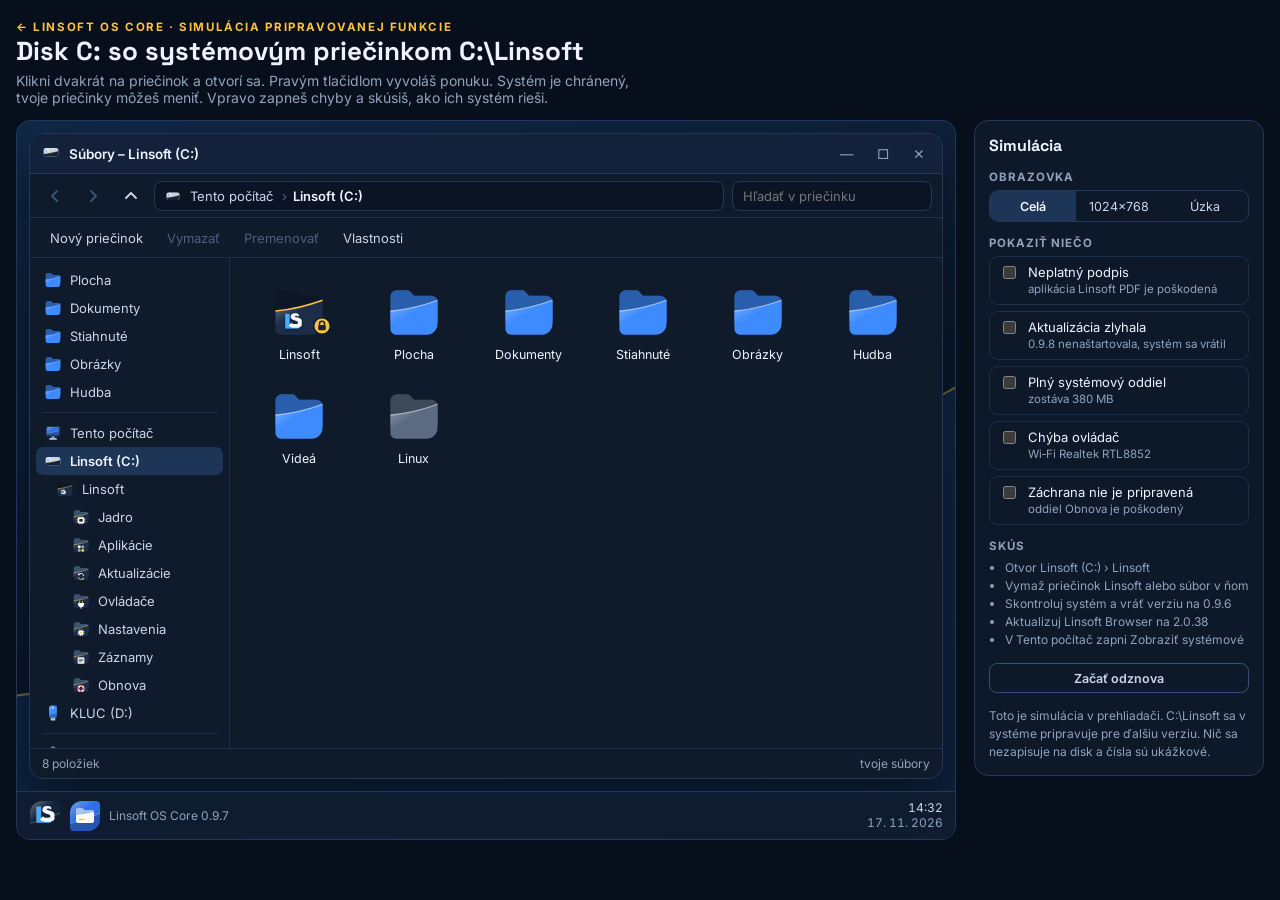
<file: docs/core-simulacia.html>
<!DOCTYPE html>
<html lang="sk">
<head>
<meta charset="utf-8">
<meta name="viewport" content="width=device-width, initial-scale=1, viewport-fit=cover">
<title>Simulácia disku C: – Linsoft OS Core</title>
<meta name="description" content="Klikateľná simulácia disku C: v Linsoft OS Core: systémový priečinok C:\Linsoft, kontrola systému, návrat verzie a chybové stavy.">
<meta name="theme-color" content="#070F1C">
<link rel="icon" type="image/svg+xml" href="favicon.svg">
<link rel="icon" type="image/png" sizes="32x32" href="favicon-32.png">
<style>body{margin:0}[hidden]{display:none!important}</style>
</head>
<body>

<meta name="claude:viewport-fit-sides" content="cover">
<link rel="preconnect" href="https://fonts.googleapis.com">
<link href="https://fonts.googleapis.com/css2?family=Inter:wght@400;500;600;700&family=Space+Grotesk:wght@500;700&display=swap" rel="stylesheet">
<style>
/* Rozloženie: pracovná plocha Linsoft s oknom Súborov vľavo, panel simulácie vpravo (na úzkej obrazovke pod ním). Jeden tmavý vzhľad ako systém. */
:root{
  --bg:#070F1C; --desk1:#10294A; --desk2:#0A1628;
  --win:#0F1A2B; --bar:#13213A; --line:#22385A; --line2:#1C2F4C; --row:#16263F; --field:#0B1424;
  --fg:#EEF4FF; --fg2:#C9D7EA; --mut:#8FA3BD; --dim:#5D7290;
  --accent:#2F6FE4; --sel:#1D3557; --selb:#3D6AA8; --gold:#FFC23D;
  --ok:#7CE0A5; --okbg:#13301F; --warn:#FFE3A0; --warnbg:#2A2410; --warnb:#6B5416;
  --bad:#FFD0D0; --badbg:#2A1418; --badb:#6A2A30; --vio:#C7B4FF; --viobg:#2E1F44; --blu:#8FD3FF; --blubg:#10263A;
  --f-ui:Inter,"Segoe UI",system-ui,sans-serif; --f-head:"Space Grotesk",Inter,system-ui,sans-serif;
  color-scheme:dark;
}
html,body{background:var(--bg);color:var(--fg)}
body{font-family:var(--f-ui);padding-left:max(16px,env(safe-area-inset-left,0px));padding-right:max(16px,env(safe-area-inset-right,0px));padding-block:20px 28px}
*{box-sizing:border-box}
button{font:inherit;color:inherit}
:focus-visible{outline:2px solid var(--gold);outline-offset:2px}
.top{max-width:1400px;margin:0 auto 14px;display:flex;flex-wrap:wrap;align-items:flex-end;gap:8px 24px;justify-content:space-between}
.top h1{font-family:var(--f-head);font-size:26px;margin:0;text-wrap:balance}
.top p{margin:4px 0 0;color:var(--mut);font-size:14px;max-width:70ch}
.eyebrow{font-size:11.5px;letter-spacing:.14em;text-transform:uppercase;color:var(--gold);font-weight:700}
.stage{max-width:1400px;margin:0 auto;display:grid;grid-template-columns:minmax(0,1fr) 290px;gap:18px;align-items:start}
@media (max-width:1100px){.stage{grid-template-columns:minmax(0,1fr)}}
.deskwrap{min-width:0;overflow-x:auto}
.desk{position:relative;height:720px;border-radius:14px;border:1px solid var(--line);overflow:hidden;background:linear-gradient(165deg,var(--desk1),var(--desk2) 60%,var(--bg));margin:0 auto}
.desk.s1024{width:1024px;height:768px}
.desk.sphone{width:400px;height:760px}
.desk svg.wall{position:absolute;inset:0;width:100%;height:100%}
.taskbar{position:absolute;left:0;right:0;bottom:0;height:48px;background:rgba(15,28,48,.94);border-top:1px solid var(--line);display:flex;align-items:center;gap:8px;padding:0 12px;font-size:12px;color:var(--fg2)}
.taskbar .clock{margin-left:auto;font-variant-numeric:tabular-nums;text-align:right;line-height:1.2}
.win{position:absolute;left:12px;right:12px;top:12px;bottom:60px;display:flex;flex-direction:column;background:var(--win);border:1px solid var(--line);border-radius:14px;overflow:hidden;box-shadow:0 24px 60px rgba(0,0,0,.5)}
.sphone .win{left:0;right:0;top:0;border-radius:0}
.tbar{display:flex;align-items:center;gap:9px;height:40px;padding:0 6px 0 12px;background:var(--bar);border-bottom:1px solid var(--line);font-size:13.5px;font-weight:600;flex:0 0 auto}
.tbar .wb{margin-left:auto;display:flex;gap:2px;color:var(--mut);font-weight:400}
.tbar .wb span{width:34px;text-align:center}
.nav{display:flex;align-items:center;gap:8px;height:44px;padding:0 10px;border-bottom:1px solid var(--line2);flex:0 0 auto}
.ib{width:30px;height:30px;border:0;border-radius:8px;background:transparent;color:var(--fg2);display:inline-flex;align-items:center;justify-content:center;cursor:pointer}
.ib:hover:not(:disabled){background:#1A2C47}
.ib:disabled{color:#3B5578;cursor:default}
.addr{flex:1;min-width:0;display:flex;align-items:center;gap:6px;height:30px;padding:0 10px;border-radius:8px;background:var(--field);border:1px solid var(--line);font-size:13px;color:var(--fg2);overflow:hidden;white-space:nowrap}
.addr button{border:0;background:none;padding:2px 3px;border-radius:5px;cursor:pointer;color:var(--fg2)}
.addr button:hover{background:#1A2C47}
.addr .cur{color:var(--fg);font-weight:600}
.addr .sep{color:#4E6584}
.addr .lockt{margin-left:auto;display:flex;align-items:center;gap:5px;color:var(--gold);font-size:12px}
.search{width:200px;height:30px;border-radius:8px;background:var(--field);border:1px solid var(--line);color:var(--fg);padding:0 10px;font:13px var(--f-ui)}
.cmd{display:flex;align-items:center;gap:4px;height:40px;padding:0 10px;border-bottom:1px solid var(--line2);flex:0 0 auto;overflow-x:auto}
.cb{display:inline-flex;align-items:center;gap:6px;height:30px;padding:0 10px;border:0;border-radius:8px;background:transparent;font-size:13px;color:var(--fg2);cursor:pointer;white-space:nowrap}
.cb:hover:not(:disabled){background:#1A2C47;color:var(--fg)}
.cb:disabled{color:#4A5F7E;cursor:not-allowed}
.cb .lk{width:12px;height:12px}
.body{flex:1;display:flex;min-height:0}
.side{flex:0 0 200px;overflow-y:auto;padding:8px 6px;border-right:1px solid var(--line2);font-size:13px}
.si{display:flex;align-items:center;gap:8px;width:100%;padding:5px 8px;border:0;border-radius:7px;background:transparent;color:var(--fg2);text-align:left;cursor:pointer;white-space:nowrap;overflow:hidden;text-overflow:ellipsis}
.si:hover{background:#15263F}
.si.on{background:var(--sel);color:var(--fg);font-weight:600}
.si svg{flex:0 0 auto}
.sdiv{height:1px;background:var(--line2);margin:6px 6px}
.content{flex:1;min-width:0;overflow-y:auto;padding:14px;position:relative}
.status{display:flex;align-items:center;gap:10px;height:30px;padding:0 12px;border-top:1px solid var(--line2);font-size:12px;color:var(--mut);flex:0 0 auto;white-space:nowrap;overflow:hidden}
.status .r{margin-left:auto}
.narrow .side{flex-basis:52px;padding:8px 4px}
.narrow .side .lbltxt{display:none}
.narrow .side .si{justify-content:center;padding:7px 0}
.narrow .side .sdiv{margin:6px 4px}
.narrow .side .si.sub{display:none}
.narrow .search{display:none}
.tiny .side{display:none}
.tiny .tbar .wb{display:none}

/* položky */
.grid{display:grid;grid-template-columns:repeat(auto-fill,minmax(104px,1fr));gap:4px}
.it{display:flex;flex-direction:column;align-items:center;gap:6px;padding:10px 4px 8px;border-radius:11px;border:1px solid transparent;background:transparent;cursor:default;font-size:12.5px;text-align:center;color:var(--fg);position:relative;user-select:none}
.it:hover{background:#13233A}
.it.sel{background:var(--sel);border-color:var(--selb)}
.it .nm{max-width:100%;overflow-wrap:anywhere;line-height:1.25}
.it .sub{font-size:11.5px;color:var(--mut)}
.it .lkb{position:absolute;top:44px;left:calc(50% + 14px)}
.it input{width:100%;font:12.5px var(--f-ui);background:var(--field);color:var(--fg);border:1px solid var(--accent);border-radius:5px;padding:2px 4px;text-align:center}
.list{display:flex;flex-direction:column;border:1px solid var(--line2);border-radius:12px;overflow:hidden}
.lr{display:grid;grid-template-columns:34px minmax(0,1fr) auto;align-items:center;gap:10px;min-height:50px;padding:5px 12px;border:0;border-bottom:1px solid var(--row);background:transparent;color:var(--fg);text-align:left;font-size:13px;user-select:none}
.lr:last-child{border-bottom:0}
.lr:hover{background:#13233A}
.lr.sel{background:var(--sel)}
.lr .d{font-size:11.5px;color:var(--mut);margin-top:1px;overflow:hidden;text-overflow:ellipsis;white-space:nowrap}
.lr .nm{font-weight:600;overflow:hidden;text-overflow:ellipsis;white-space:nowrap}
.sz{font-size:12px;color:#A9BDD6;text-align:right;white-space:nowrap;font-variant-numeric:tabular-nums}
.pill{display:inline-flex;align-items:center;gap:5px;height:20px;padding:0 8px;border-radius:10px;font-size:11px;font-weight:600;white-space:nowrap}
.p-ok{background:var(--okbg);color:var(--ok)}.p-blue{background:var(--blubg);color:var(--blu)}.p-vio{background:var(--viobg);color:var(--vio)}.p-gold{background:var(--warnbg);color:var(--gold)}.p-off{background:#1A2433;color:var(--mut)}.p-bad{background:var(--badbg);color:#FF9A9A}
.chip{font-size:10.5px;font-weight:700;border-radius:8px;padding:2px 8px}
.banner{display:flex;align-items:center;gap:10px;padding:9px 12px;border-radius:11px;font-size:12.5px;line-height:1.4;margin-bottom:12px}
.banner .bt{flex:1;min-width:0}
.banner b{display:block;font-size:13px}
.b-lock{background:var(--warnbg);border:1px solid var(--warnb);color:var(--warn)}
.b-bad{background:var(--badbg);border:1px solid var(--badb);color:var(--bad)}
.b-warn{background:var(--warnbg);border:1px solid var(--warnb);color:var(--warn)}
.b-ok{background:var(--okbg);border:1px solid #2C6B4C;color:#C9F2DA}
.btn{display:inline-flex;align-items:center;justify-content:center;height:30px;padding:0 13px;border-radius:8px;border:0;background:var(--accent);color:#fff;font-size:12.5px;font-weight:600;cursor:pointer;white-space:nowrap}
.btn:hover{filter:brightness(1.12)}
.btn.gold{background:#E3A919;color:#1A2433}
.btn.ghost{background:transparent;border:1px solid var(--warnb);color:var(--gold)}
.btn.ghost2{background:transparent;border:1px solid #33507A;color:var(--fg2)}
.lnk{border:0;background:none;color:var(--blu);font-size:12.5px;font-weight:600;cursor:pointer;padding:2px 4px}

/* domov systému */
.hero{display:flex;flex-wrap:wrap;align-items:center;gap:14px 18px;padding:14px 16px;border-radius:14px;background:linear-gradient(120deg,#16304F,#0F2038 70%);border:1px solid #2A4266;margin-bottom:12px}
.hero h2{font-family:var(--f-head);font-size:20px;margin:0}
.hero .meta{font-size:12.5px;color:#A9BDD6;margin-top:3px}
.hero .use{flex:1 1 260px;min-width:0}
.usebar{display:flex;height:12px;margin-top:7px;border-radius:6px;overflow:hidden;background:var(--field)}
.legend{display:flex;flex-wrap:wrap;gap:4px 12px;margin-top:7px;font-size:11.5px;color:#A9BDD6}
.dot{display:inline-block;width:8px;height:8px;border-radius:4px;margin-right:5px}
.cards{display:grid;grid-template-columns:minmax(0,2fr) minmax(0,1fr);gap:12px}
.narrow .cards{grid-template-columns:minmax(0,1fr)}
.sec{background:#0F1C30;border:1px solid var(--line);border-radius:13px;min-width:0;display:flex;flex-direction:column}
.sech{display:flex;align-items:center;gap:9px;min-height:44px;padding:0 12px;border-bottom:1px solid #1A2D48;font-size:13.5px;flex-wrap:wrap}
.sech .grow{flex:1}
.mut{font-size:12px;color:var(--mut)}
.apps{display:grid;grid-template-columns:repeat(auto-fill,minmax(92px,1fr));gap:4px;padding:8px}
.badge{font-size:10.5px;font-weight:700;color:#1A2433;background:var(--vio);border-radius:8px;padding:1px 7px}
.tl{position:relative;padding:0 0 14px 18px;border-left:2px solid var(--line);margin-left:16px;font-size:13px}
.tl:last-child{border-left-color:transparent}
.tl i{position:absolute;left:-7px;top:3px;width:12px;height:12px;border-radius:6px}
.kv{display:flex;justify-content:space-between;gap:12px;min-height:30px;align-items:center;font-size:12.5px;color:#A9BDD6;border-bottom:1px solid var(--row);margin:0 12px}
.kv:last-child{border-bottom:0}
.kv b{color:var(--fg);font-weight:600;text-align:right}
.drives{display:grid;grid-template-columns:repeat(auto-fill,minmax(250px,1fr));gap:10px}
.drv{display:flex;align-items:center;gap:12px;padding:12px;border-radius:12px;border:1px solid var(--line2);background:#0F1C30;text-align:left;color:var(--fg);user-select:none}
.drv:hover{background:#13233A}
.drv.sel{background:var(--sel);border-color:var(--selb)}
.drv .bar{height:7px;border-radius:4px;background:var(--field);overflow:hidden;margin-top:6px}
.h3{font-size:12px;letter-spacing:.08em;text-transform:uppercase;color:var(--mut);margin:16px 2px 8px;font-weight:700}

/* ponuka, dialógy, oznámenie */
.menu{position:absolute;z-index:30;min-width:220px;padding:5px;border-radius:11px;background:var(--bar);border:1px solid #2A4266;box-shadow:0 16px 40px rgba(0,0,0,.55);font-size:13px}
.mi{display:flex;align-items:center;justify-content:space-between;gap:16px;width:100%;height:30px;padding:0 11px;border:0;border-radius:7px;background:transparent;color:#DDE7F5;text-align:left;cursor:pointer}
.mi:hover:not(:disabled){background:#1F3456}
.mi:disabled{color:var(--dim);cursor:not-allowed}
.mi.vio{color:var(--vio)}
.msep{height:1px;background:var(--line);margin:4px 6px}
.ovl{position:absolute;inset:0;z-index:40;background:rgba(4,9,18,.55);display:flex;align-items:center;justify-content:center;padding:14px}
.dlg{width:min(480px,100%);max-height:100%;overflow:auto;background:var(--win);border:1px solid #2A4266;border-radius:14px;box-shadow:0 24px 60px rgba(0,0,0,.6)}
.dlg .dh{display:flex;align-items:center;gap:10px;padding:14px 16px 6px}
.dlg .dh b{font-size:16px}
.dlg .dbody{padding:4px 16px 8px;font-size:13px;color:#A9BDD6;line-height:1.5}
.dlg .kv{margin:0}
.dlg .df{display:flex;justify-content:flex-end;flex-wrap:wrap;gap:8px;padding:12px 16px;border-top:1px solid var(--line2);margin-top:8px}
.prog{height:8px;border-radius:4px;background:var(--field);overflow:hidden;margin-top:10px}
.prog div{height:100%;width:0;background:var(--accent);transition:width .15s linear}
.perm{font-size:12px;padding:3px 10px;border-radius:12px;background:var(--blubg);color:var(--blu);border:1px solid #24527A}
.toast{position:absolute;left:50%;bottom:72px;transform:translateX(-50%);z-index:50;max-width:calc(100% - 32px);padding:9px 14px;border-radius:10px;background:#1B2E4C;border:1px solid #2F4E7A;font-size:13px;box-shadow:0 10px 30px rgba(0,0,0,.5);display:flex;gap:8px;align-items:center}
.boot{position:absolute;inset:0;z-index:60;background:#050B16;display:flex;flex-direction:column;align-items:center;justify-content:center;gap:16px;color:var(--fg2);font-size:14px}
.spin{width:28px;height:28px;border-radius:50%;border:3px solid #22385A;border-top-color:var(--gold);animation:sp 1s linear infinite}
@keyframes sp{to{transform:rotate(360deg)}}
@media (prefers-reduced-motion:reduce){.spin{animation:none}.prog div{transition:none}}

/* panel simulácie */
.sim{background:#0D1829;border:1px solid var(--line);border-radius:14px;padding:14px;display:flex;flex-direction:column;gap:14px;font-size:13px}
.sim h2{font-family:var(--f-head);font-size:16px;margin:0}
.sim .grp{display:flex;flex-direction:column;gap:6px}
.sim .gl{font-size:11.5px;color:var(--mut);text-transform:uppercase;letter-spacing:.08em;font-weight:700}
.tg{display:flex;align-items:flex-start;gap:9px;padding:7px 9px;border-radius:9px;border:1px solid var(--line2);cursor:pointer;line-height:1.35}
.tg:hover{background:#13233A}
.tg input{margin-top:2px;accent-color:var(--gold)}
.tg small{display:block;color:var(--mut);font-size:11.5px}
.seg{display:flex;border:1px solid var(--line);border-radius:9px;overflow:hidden}
.seg button{flex:1;height:30px;border:0;background:transparent;color:var(--fg2);font-size:12.5px;cursor:pointer}
.seg button.on{background:var(--sel);color:var(--fg);font-weight:600}
.tips{font-size:12px;color:var(--mut);line-height:1.5;margin:0;padding-left:16px}
.legendnote{font-size:12px;color:var(--mut);line-height:1.5}
</style>

<svg width="0" height="0" style="position:absolute" aria-hidden="true"><defs>

      <linearGradient id="t-sheen" x1="0" y1="0" x2="0.7" y2="0.8"><stop offset="0" stop-color="#ffffff" stop-opacity="0.34"></stop><stop offset="0.55" stop-color="#ffffff" stop-opacity="0"></stop></linearGradient>
      <clipPath id="t-clip"><path d="M26 2H54A8 8 0 0 1 62 10V38A24 24 0 0 1 38 62H10A8 8 0 0 1 2 54V26A24 24 0 0 1 26 2Z"></path></clipPath>
      <clipPath id="t-fclip"><path d="M22 4H46A6 6 0 0 1 52 10V48A12 12 0 0 1 40 60H18A6 6 0 0 1 12 54V14A10 10 0 0 1 22 4Z"></path></clipPath>
      <filter id="t-sh" x="-20%" y="-20%" width="140%" height="150%"><feDropShadow dx="0" dy="1.6" stdDeviation="1.3" flood-color="#06101F" flood-opacity="0.35"></feDropShadow></filter>
      <symbol id="t-logo" viewBox="50 46 168 168">
        <path d="M57 54h43v102h85v43H57z" fill="#4AA8FF"></path>
        <path d="M190 62c-8-8-19-12-33-12h-7c-24 0-39 13-39 33 0 16 10 27 29 33l28 9c9 3 14 8 14 16 0 9-7 14-19 14h-18c-12 0-21-5-28-14l-27 27c13 16 31 24 55 24h21c38 0 61-19 61-50 0-23-14-39-42-48l-27-8c-5-2-8-4-8-7 0-4 3-6 9-6h7c9 0 16 3 22 10z" fill="#F2F7FF"></path>
      </symbol>
      <symbol id="t-tile" viewBox="0 0 64 64">
        <path d="M26 2H54A8 8 0 0 1 62 10V38A24 24 0 0 1 38 62H10A8 8 0 0 1 2 54V26A24 24 0 0 1 26 2Z" fill="currentColor"></path>
        <path d="M26 2H54A8 8 0 0 1 62 10V38A24 24 0 0 1 38 62H10A8 8 0 0 1 2 54V26A24 24 0 0 1 26 2Z" fill="url(#t-sheen)"></path>
        <g clip-path="url(#t-clip)"><path d="M0 47C18 43 40 37 64 25V64H0Z" fill="#000000" opacity="0.22"></path><path d="M0 47C18 43 40 37 64 25" fill="none" stroke="#ffffff" stroke-opacity="0.45" stroke-width="1.2"></path></g>
      </symbol>
      <symbol id="t-folder" viewBox="0 0 64 64">
        <path d="M6 15a7 7 0 0 1 7-7h11.5a4 4 0 0 1 2.9 1.2L32 14h19a7 7 0 0 1 7 7v21H6z" fill="currentColor"></path>
        <path d="M6 15a7 7 0 0 1 7-7h11.5a4 4 0 0 1 2.9 1.2L32 14h19a7 7 0 0 1 7 7v21H6z" fill="#000000" opacity="0.32"></path>
        <path d="M6 31C21 29.5 39 26 58 19V45A12 12 0 0 1 46 57H12A6 6 0 0 1 6 51Z" fill="currentColor"></path>
        <path d="M6 31C21 29.5 39 26 58 19V45A12 12 0 0 1 46 57H12A6 6 0 0 1 6 51Z" fill="url(#t-sheen)"></path>
        <path d="M6 31C21 29.5 39 26 58 19" fill="none" stroke="#ffffff" stroke-opacity="0.55" stroke-width="1.2"></path>
      </symbol>
      <symbol id="t-sysfolder" viewBox="0 0 64 64">
        <path d="M6 15a7 7 0 0 1 7-7h11.5a4 4 0 0 1 2.9 1.2L32 14h19a7 7 0 0 1 7 7v21H6z" fill="#0C1626"></path>
        <path d="M6 31C21 29.5 39 26 58 19V45A12 12 0 0 1 46 57H12A6 6 0 0 1 6 51Z" fill="#1B2D49"></path>
        <path d="M6 31C21 29.5 39 26 58 19V45A12 12 0 0 1 46 57H12A6 6 0 0 1 6 51Z" fill="url(#t-sheen)"></path>
        <path d="M6 31C21 29.5 39 26 58 19" fill="none" stroke="#FFC23D" stroke-width="1.6"></path>
        <use href="#t-logo" x="16" y="33" width="19" height="19" filter="url(#t-sh)"></use>
      </symbol>
      <symbol id="t-lock" viewBox="0 0 20 20">
        <circle cx="10" cy="10" r="9.2" fill="#FFC23D" stroke="#0F1A2B" stroke-width="1.6"></circle>
        <path d="M7.2 9V7.6a2.8 2.8 0 0 1 5.6 0V9" fill="none" stroke="#1A2433" stroke-width="1.7"></path>
        <rect x="5.8" y="8.8" width="8.4" height="6" rx="1.6" fill="#1A2433"></rect>
      </symbol>
      <symbol id="t-check" viewBox="0 0 20 20"><circle cx="10" cy="10" r="9" fill="#23935A"></circle><path d="M5.8 10.2l2.8 2.8 5.6-6" fill="none" stroke="#ffffff" stroke-width="2.2" stroke-linecap="round" stroke-linejoin="round"></path></symbol>
      <symbol id="t-sysfile" viewBox="0 0 64 64">
        <path d="M22 4H46A6 6 0 0 1 52 10V48A12 12 0 0 1 40 60H18A6 6 0 0 1 12 54V14A10 10 0 0 1 22 4Z" fill="#F4F7FC"></path>
        <g clip-path="url(#t-fclip)"><path d="M0 47C20 44 38 40 64 32V64H0Z" fill="#13233B"></path><path d="M0 47C20 44 38 40 64 32" fill="none" stroke="#FFC23D" stroke-width="1.6"></path></g>
        <path d="M29 9H41A3 3 0 0 1 44 12V24A9 9 0 0 1 35 33H23A3 3 0 0 1 20 30V18A9 9 0 0 1 29 9Z" fill="#13233B"></path>
        <use href="#t-logo" x="23.5" y="12.5" width="17" height="17"></use>
      </symbol>
      <symbol id="t-file" viewBox="0 0 64 64">
        <path d="M22 4H46A6 6 0 0 1 52 10V48A12 12 0 0 1 40 60H18A6 6 0 0 1 12 54V14A10 10 0 0 1 22 4Z" fill="#F4F7FC"></path>
        <g clip-path="url(#t-fclip)"><path d="M0 47C20 44 38 40 64 32V64H0Z" fill="currentColor"></path><path d="M0 47C20 44 38 40 64 32" fill="none" stroke="#ffffff" stroke-opacity="0.55" stroke-width="1.2"></path></g>
      </symbol>
      <symbol id="g-prehliadac" viewBox="0 0 64 64">
        <circle cx="32" cy="31" r="15.5" fill="#ffffff"></circle>
        <g fill="none" stroke="#1F9BD7" stroke-width="2.4" stroke-linecap="round"><ellipse cx="32" cy="31" rx="6.5" ry="15.5"></ellipse><path d="M16.5 31h31M19 23h26M19 39h26"></path></g>
        <ellipse cx="32" cy="31" rx="23" ry="7" transform="rotate(-24 32 31)" fill="none" stroke="#FFC23D" stroke-width="2.6"></ellipse>
      </symbol>
      <symbol id="g-chat" viewBox="0 0 64 64">
        <rect x="25" y="13" width="26" height="18" rx="7" fill="#ffffff" fill-opacity="0.5"></rect>
        <path d="M13 27a7 7 0 0 1 7-7h17a7 7 0 0 1 7 7v8a7 7 0 0 1-7 7H27l-7 6v-6.3A7 7 0 0 1 13 35z" fill="#ffffff"></path>
        <circle cx="22" cy="31" r="2.3" fill="#D9468F"></circle><circle cx="28.5" cy="31" r="2.3" fill="#D9468F"></circle><circle cx="35" cy="31" r="2.3" fill="#D9468F"></circle>
      </symbol>
      <symbol id="g-posta" viewBox="0 0 64 64">
        <rect x="19" y="12" width="26" height="18" rx="3" fill="#ffffff" fill-opacity="0.5"></rect>
        <rect x="13" y="20" width="38" height="26" rx="6" fill="#ffffff"></rect>
        <path d="M15.5 23.5l16.5 11.5 16.5-11.5" fill="none" stroke="#0F9D8A" stroke-width="2.8" stroke-linecap="round" stroke-linejoin="round"></path>
      </symbol>
      <symbol id="g-pdf" viewBox="0 0 64 64">
        <rect x="24" y="11" width="25" height="31" rx="5" fill="#ffffff" fill-opacity="0.45"></rect>
        <path d="M20 17h13l8 8v19a4 4 0 0 1-4 4H20a4 4 0 0 1-4-4V21a4 4 0 0 1 4-4z" fill="#ffffff"></path>
        <path d="M33 17v5a3 3 0 0 0 3 3h5z" fill="#F4B3B6"></path>
        <path d="M22 32h12M22 38h8" stroke="#C8363C" stroke-width="2.8" stroke-linecap="round"></path>
      </symbol>
      <symbol id="g-code" viewBox="0 0 64 64">
        <g fill="none" stroke-linecap="round" stroke-linejoin="round" stroke-width="4"><path d="M23 21l-9 10.5 9 10.5" stroke="#ffffff"></path><path d="M41 21l9 10.5-9 10.5" stroke="#ffffff"></path><path d="M35.5 16l-7 31" stroke="#8FD3FF"></path></g>
      </symbol>
      <symbol id="g-store" viewBox="0 0 64 64">
        <path d="M24 25v-2.5a8 8 0 0 1 16 0V25" fill="none" stroke="#ffffff" stroke-opacity="0.6" stroke-width="3.4" stroke-linecap="round"></path>
        <path d="M16 25h32l-2.6 18.5A4 4 0 0 1 41.4 47H22.6a4 4 0 0 1-4-3.5z" fill="#ffffff"></path>
        <path d="M32 29.5l1.9 3.9 4.3.6-3.1 3 .7 4.3L32 39.3l-3.8 2 .7-4.3-3.1-3 4.3-.6z" fill="#FFC23D" stroke="#FFC23D" stroke-width="0.8" stroke-linejoin="round"></path>
      </symbol>
      <symbol id="g-aktual" viewBox="0 0 64 64">
        <path d="M45.5 27A14 14 0 0 0 21.5 21" fill="none" stroke="#1A2433" stroke-width="4.2" stroke-linecap="round"></path>
        <path d="M16.5 15l3 11.5 9.5-5.5z" fill="#1A2433" stroke="#1A2433" stroke-width="1.2" stroke-linejoin="round"></path>
        <path d="M18.5 35A14 14 0 0 0 42.5 41" fill="none" stroke="#ffffff" stroke-width="4.2" stroke-linecap="round"></path>
        <path d="M47.5 47l-3-11.5-9.5 5.5z" fill="#ffffff" stroke="#ffffff" stroke-width="1.2" stroke-linejoin="round"></path>
      </symbol>
      <symbol id="g-media" viewBox="0 0 64 64">
        <circle cx="32" cy="31" r="17" fill="#ffffff" fill-opacity="0.35"></circle>
        <circle cx="32" cy="31" r="12" fill="#ffffff"></circle>
        <path d="M29 25.5l9 5.5-9 5.5z" fill="#E05A2E" stroke="#E05A2E" stroke-width="1.5" stroke-linejoin="round"></path>
      </symbol>
      <symbol id="g-ochrana" viewBox="0 0 64 64">
        <path d="M32 12l15.5 5.6v11.6c0 10.3-6.7 17.6-15.5 21.2-8.8-3.6-15.5-10.9-15.5-21.2V17.6z" fill="#ffffff"></path>
        <path d="M32 12l15.5 5.6v11.6c0 10.3-6.7 17.6-15.5 21.2z" fill="#23935A" fill-opacity="0.14"></path>
        <path d="M25 31l5 5 9.5-10" fill="none" stroke="#23935A" stroke-width="3.6" stroke-linecap="round" stroke-linejoin="round"></path>
      </symbol>
      <symbol id="g-agenti" viewBox="0 0 64 64">
        <path d="M32 21v-5" stroke="#ffffff" stroke-width="3" stroke-linecap="round"></path>
        <circle cx="32" cy="13.5" r="3.6" fill="#8FF0E0"></circle>
        <rect x="12.5" y="28" width="5" height="10" rx="2.5" fill="#ffffff" fill-opacity="0.55"></rect>
        <rect x="46.5" y="28" width="5" height="10" rx="2.5" fill="#ffffff" fill-opacity="0.55"></rect>
        <rect x="16" y="21" width="32" height="24" rx="9" fill="#ffffff"></rect>
        <circle cx="26" cy="32" r="3.2" fill="#0E7C99"></circle><circle cx="38" cy="32" r="3.2" fill="#0E7C99"></circle>
        <path d="M28 39h8" stroke="#0E7C99" stroke-width="2.6" stroke-linecap="round"></path>
      </symbol>
    <symbol id="t-disk" viewBox="0 0 64 64">
        <rect x="6" y="18" width="52" height="30" rx="8" fill="#C9D5E4"></rect>
        <rect x="6" y="18" width="52" height="30" rx="8" fill="url(#t-sheen)"></rect>
        <path d="M6 38C22 36.5 40 33.5 58 28V40a8 8 0 0 1-8 8H14a8 8 0 0 1-8-8Z" fill="#13233B"></path>
        <path d="M6 38C22 36.5 40 33.5 58 28" fill="none" stroke="#FFC23D" stroke-width="1.4"></path>
        <use href="#t-logo" x="12" y="21" width="12" height="12"></use>
        <circle cx="49" cy="25" r="2" fill="#7CE0A5"></circle>
      </symbol>

      <symbol id="t-sf" viewBox="0 0 64 64">
        <path d="M6 15a7 7 0 0 1 7-7h11.5a4 4 0 0 1 2.9 1.2L32 14h19a7 7 0 0 1 7 7v21H6z" fill="#3A5272"></path>
        <path d="M6 31C21 29.5 39 26 58 19V45A12 12 0 0 1 46 57H12A6 6 0 0 1 6 51Z" fill="#1B2D49"></path>
        <path d="M6 31C21 29.5 39 26 58 19V45A12 12 0 0 1 46 57H12A6 6 0 0 1 6 51Z" fill="url(#t-sheen)"></path>
        <path d="M6 31C21 29.5 39 26 58 19" fill="none" stroke="#FFC23D" stroke-width="1.6"></path>
      </symbol>
      <symbol id="f-jadro" viewBox="0 0 64 64"><use href="#t-sf" width="64" height="64"></use>
        <g stroke="#FFC23D" stroke-width="1.8" stroke-linecap="round"><path d="M28 33v-3M36 33v-3M28 55v3M36 55v3M20 40h-3M20 48h-3M44 40h3M44 48h3"></path></g>
        <rect x="20" y="33" width="24" height="22" rx="4" fill="#ffffff"></rect><rect x="26" y="39" width="12" height="10" rx="2" fill="#1B2D49"></rect></symbol>
      <symbol id="f-apl" viewBox="0 0 64 64"><use href="#t-sf" width="64" height="64"></use>
        <rect x="21" y="34" width="9.5" height="9.5" rx="2.6" fill="#ffffff"></rect><rect x="33.5" y="34" width="9.5" height="9.5" rx="2.6" fill="#ffffff" fill-opacity="0.6"></rect>
        <rect x="21" y="46.5" width="9.5" height="9.5" rx="2.6" fill="#ffffff" fill-opacity="0.6"></rect><rect x="33.5" y="46.5" width="9.5" height="9.5" rx="2.6" fill="#FFC23D"></rect></symbol>
      <symbol id="f-akt" viewBox="0 0 64 64"><use href="#t-sf" width="64" height="64"></use>
        <path d="M41.5 41A10 10 0 0 0 24 37.5" fill="none" stroke="#ffffff" stroke-width="3.2" stroke-linecap="round"></path><path d="M21 33l1.8 7.5 6.6-3.6z" fill="#ffffff"></path>
        <path d="M22.5 48A10 10 0 0 0 40 51.5" fill="none" stroke="#FFC23D" stroke-width="3.2" stroke-linecap="round"></path><path d="M43 56l-1.8-7.5-6.6 3.6z" fill="#FFC23D"></path></symbol>
      <symbol id="f-ovl" viewBox="0 0 64 64"><use href="#t-sf" width="64" height="64"></use>
        <path d="M27 33v6M37 33v6" stroke="#FFC23D" stroke-width="3" stroke-linecap="round"></path>
        <path d="M21 39h22v4a11 11 0 0 1-22 0z" fill="#ffffff"></path><path d="M32 54v4" stroke="#ffffff" stroke-width="3" stroke-linecap="round"></path></symbol>
      <symbol id="f-nast" viewBox="0 0 64 64"><use href="#t-sf" width="64" height="64"></use>
        <circle cx="32" cy="45" r="9.5" fill="none" stroke="#ffffff" stroke-width="5" stroke-dasharray="3.7 3.75"></circle>
        <circle cx="32" cy="45" r="8" fill="#ffffff"></circle><circle cx="32" cy="45" r="3.4" fill="#FFC23D"></circle></symbol>
      <symbol id="f-zazn" viewBox="0 0 64 64"><use href="#t-sf" width="64" height="64"></use>
        <rect x="20" y="33" width="24" height="23" rx="4" fill="#ffffff"></rect>
        <path d="M25 39.5h14M25 44.5h14M25 49.5h8" stroke="#1B2D49" stroke-width="2.4" stroke-linecap="round"></path><circle cx="41" cy="51" r="3.3" fill="#FFC23D"></circle></symbol>
      <symbol id="f-obn" viewBox="0 0 64 64"><use href="#t-sf" width="64" height="64"></use>
        <circle cx="32" cy="45" r="9.5" fill="none" stroke="#ffffff" stroke-width="5.5"></circle>
        <circle cx="32" cy="45" r="9.5" fill="none" stroke="#E05A5A" stroke-width="5.5" stroke-dasharray="7.46 7.46" transform="rotate(-22 32 45)"></circle></symbol>
      <symbol id="t-warn" viewBox="0 0 20 20"><path d="M10 2l8.5 15H1.5z" fill="#FFC23D" stroke="#FFC23D" stroke-width="1.5" stroke-linejoin="round"></path><path d="M10 8v4" stroke="#1A2433" stroke-width="2" stroke-linecap="round"></path><circle cx="10" cy="14.6" r="1.2" fill="#1A2433"></circle></symbol>
      <symbol id="t-err" viewBox="0 0 20 20"><circle cx="10" cy="10" r="9" fill="#E05A5A"></circle><path d="M6.6 6.6l6.8 6.8M13.4 6.6l-6.8 6.8" stroke="#ffffff" stroke-width="2.2" stroke-linecap="round"></path></symbol>
    <symbol id="g-subory" viewBox="0 0 64 64">
        <path d="M14 20a4 4 0 0 1 4-4h8.5l4 4H46a4 4 0 0 1 4 4v6H14z" fill="#ffffff" fill-opacity="0.55"></path>
        <path d="M14 30C24 29 38 27 50 24V42a4 4 0 0 1-4 4H18a4 4 0 0 1-4-4z" fill="#ffffff"></path>
        <path d="M21 39h9" stroke="#FFC23D" stroke-width="3.2" stroke-linecap="round"></path>
      </symbol>
<symbol id="t-usb" viewBox="0 0 64 64">
        <rect x="24" y="47" width="16" height="12" rx="2" fill="url(#t-metal)"></rect>
        <rect x="27.5" y="51" width="3.5" height="3.5" rx="0.6" fill="#55657E"></rect>
        <rect x="33" y="51" width="3.5" height="3.5" rx="0.6" fill="#55657E"></rect>
        <path d="M28 5H40A6 6 0 0 1 46 11V40A9 9 0 0 1 37 49H24A6 6 0 0 1 18 43V15A10 10 0 0 1 28 5Z" fill="#3D8BFF"></path>
        <path d="M28 5H40A6 6 0 0 1 46 11V40A9 9 0 0 1 37 49H24A6 6 0 0 1 18 43V15A10 10 0 0 1 28 5Z" fill="url(#t-sheen)"></path>
        <path d="M18 37C26 36 36 33.5 46 29V40A9 9 0 0 1 37 49H24A6 6 0 0 1 18 43Z" fill="#000000" opacity="0.22"></path>
        <path d="M18 37C26 36 36 33.5 46 29" fill="none" stroke="#ffffff" stroke-opacity="0.5" stroke-width="1"></path>
        <circle cx="32" cy="14" r="3" fill="#ffffff" fill-opacity="0.85"></circle>
      </symbol>
<symbol id="t-bin" viewBox="0 0 64 64">
        <path d="M26.5 12V9.5A2 2 0 0 1 28.5 7.5h7A2 2 0 0 1 37.5 9.5V12" fill="none" stroke="#C9D5E4" stroke-width="3" stroke-linejoin="round"></path>
        <rect x="12" y="12" width="40" height="7" rx="3.5" fill="url(#t-metal)"></rect>
        <path d="M16 21h32l-2.8 31A6 6 0 0 1 39.2 57.5H24.5a5 5 0 0 1-5-4.6z" fill="#E6ECF4"></path>
        <path d="M17.7 41C28 40.2 38 38.5 47 35.5L45.2 52.5A6 6 0 0 1 39.2 57.5H24.5a5 5 0 0 1-5-4.6Z" fill="#000000" opacity="0.12"></path>
        <path d="M25.5 27v23M32 27v23M38.5 27v23" fill="none" stroke="#8FA3BD" stroke-width="2.6" stroke-linecap="round"></path>
      </symbol>
<symbol id="t-pc" viewBox="0 0 64 64">
        <path d="M14 7H52A6 6 0 0 1 58 13V35A9 9 0 0 1 49 44H12A6 6 0 0 1 6 38V15A8 8 0 0 1 14 7Z" fill="#22324A"></path>
        <path d="M16 11H50A4 4 0 0 1 54 15V34A6 6 0 0 1 48 40H13A3 3 0 0 1 10 37V17A6 6 0 0 1 16 11Z" fill="#2F6FE4"></path>
        <path d="M16 11H50A4 4 0 0 1 54 15V34A6 6 0 0 1 48 40H13A3 3 0 0 1 10 37V17A6 6 0 0 1 16 11Z" fill="url(#t-sheen)"></path>
        <path d="M10 33C24 31.5 38 28.5 54 23V34A6 6 0 0 1 48 40H13A3 3 0 0 1 10 37Z" fill="#000000" opacity="0.24"></path>
        <path d="M10 33C24 31.5 38 28.5 54 23" fill="none" stroke="#FFC23D" stroke-opacity="0.9" stroke-width="1.2"></path>
        <path d="M27 44h10l2.2 7H24.8z" fill="#8FA3BD"></path>
        <rect x="18" y="51" width="28" height="5" rx="2.5" fill="url(#t-metal)"></rect>
      </symbol>
<linearGradient id="t-metal" x1="0" y1="0" x2="0" y2="1"><stop offset="0" stop-color="#E4EBF4"></stop><stop offset="1" stop-color="#B9C7D9"></stop></linearGradient>
</defs></svg>

<div class="top">
  <div>
    <div class="eyebrow"><a href="core.html" style="color:inherit;text-decoration:none">← Linsoft OS Core</a> · simulácia pripravovanej funkcie</div>
    <h1>Disk C: so systémovým priečinkom C:\Linsoft</h1>
    <p>Klikni dvakrát na priečinok a otvorí sa. Pravým tlačidlom vyvoláš ponuku. Systém je chránený, tvoje priečinky môžeš meniť. Vpravo zapneš chyby a skúsiš, ako ich systém rieši.</p>
  </div>
</div>

<div class="stage">
  <div class="deskwrap">
    <div class="desk" id="desk">
      <svg class="wall" viewBox="0 0 1000 700" preserveAspectRatio="none" aria-hidden="true">
        <circle cx="820" cy="210" r="110" fill="#FFC23D" opacity=".07"></circle>
        <path d="M0 560C300 530 640 450 1000 260V700H0Z" fill="#13335C" opacity=".55"></path>
        <path d="M0 560C300 530 640 450 1000 260" fill="none" stroke="#FFC23D" stroke-opacity=".45" stroke-width="2"></path>
      </svg>
      <div class="win" id="win">
        <div class="tbar"><span id="wicon"></span><span id="wtitle">Súbory</span><div class="wb"><span>—</span><span>□</span><span>✕</span></div></div>
        <div class="nav">
          <button class="ib" id="bBack" aria-label="Späť"><svg width="16" height="16" viewBox="0 0 16 16"><path d="M10 3L5 8l5 5" fill="none" stroke="currentColor" stroke-width="1.8" stroke-linecap="round" stroke-linejoin="round"/></svg></button>
          <button class="ib" id="bFwd" aria-label="Dopredu"><svg width="16" height="16" viewBox="0 0 16 16"><path d="M6 3l5 5-5 5" fill="none" stroke="currentColor" stroke-width="1.8" stroke-linecap="round" stroke-linejoin="round"/></svg></button>
          <button class="ib" id="bUp" aria-label="O úroveň vyššie"><svg width="16" height="16" viewBox="0 0 16 16"><path d="M3 10l5-5 5 5" fill="none" stroke="currentColor" stroke-width="1.8" stroke-linecap="round" stroke-linejoin="round"/></svg></button>
          <div class="addr" id="addr"></div>
          <input class="search" id="search" placeholder="Hľadať v priečinku" aria-label="Hľadať v priečinku">
        </div>
        <div class="cmd" id="cmd"></div>
        <div class="body">
          <nav class="side" id="side" aria-label="Navigácia"></nav>
          <div class="content" id="content" tabindex="0"></div>
        </div>
        <div class="status" id="status"></div>
      </div>
      <div class="taskbar">
        <svg viewBox="0 0 64 64" width="32" height="32" aria-hidden="true" style="color:#13233B"><use href="#t-tile" width="64" height="64"></use><use href="#t-logo" x="13" y="11" width="38" height="38"></use></svg>
        <svg viewBox="0 0 64 64" width="32" height="32" aria-hidden="true" style="color:#2F6FE4"><use href="#t-tile" width="64" height="64"></use><use href="#g-subory" width="64" height="64"></use></svg>
        <span id="tbver" style="color:var(--mut)"></span>
        <div class="clock"><div>14:32</div><div style="color:var(--mut)">17. 11. 2026</div></div>
      </div>
      <div id="layer"></div>
    </div>
  </div>

  <aside class="sim" aria-label="Simulácia">
    <h2>Simulácia</h2>
    <div class="grp">
      <div class="gl">Obrazovka</div>
      <div class="seg" id="seg">
        <button data-s="full" class="on">Celá</button><button data-s="s1024">1024×768</button><button data-s="sphone">Úzka</button>
      </div>
    </div>
    <div class="grp" id="errs">
      <div class="gl">Pokaziť niečo</div>
      <label class="tg"><input type="checkbox" id="e-sig"><span>Neplatný podpis<small>aplikácia Linsoft PDF je poškodená</small></span></label>
      <label class="tg"><input type="checkbox" id="e-upd"><span>Aktualizácia zlyhala<small>0.9.8 nenaštartovala, systém sa vrátil</small></span></label>
      <label class="tg"><input type="checkbox" id="e-full"><span>Plný systémový oddiel<small>zostáva 380 MB</small></span></label>
      <label class="tg"><input type="checkbox" id="e-drv"><span>Chýba ovládač<small>Wi‑Fi Realtek RTL8852</small></span></label>
      <label class="tg"><input type="checkbox" id="e-rec"><span>Záchrana nie je pripravená<small>oddiel Obnova je poškodený</small></span></label>
    </div>
    <div class="grp">
      <div class="gl">Skús</div>
      <ul class="tips">
        <li>Otvor Linsoft (C:) › Linsoft</li>
        <li>Vymaž priečinok Linsoft alebo súbor v ňom</li>
        <li>Skontroluj systém a vráť verziu na 0.9.6</li>
        <li>Aktualizuj Linsoft Browser na 2.0.38</li>
        <li>V Tento počítač zapni Zobraziť systémové</li>
      </ul>
    </div>
    <button class="btn ghost2" id="reset">Začať odznova</button>
    <div class="legendnote">Toto je simulácia v prehliadači. C:\Linsoft sa v systéme pripravuje pre ďalšiu verziu. Nič sa nezapisuje na disk a čísla sú ukážkové.</div>
  </aside>
</div>

<script>
(function(){
'use strict';
const $=s=>document.querySelector(s);
const esc=s=>String(s).replace(/[&<>"]/g,c=>({'&':'&amp;','<':'&lt;','>':'&gt;','"':'&quot;'}[c]));

/* ---------- ikony ---------- */
function use(id,s,col){return `<svg viewBox="0 0 64 64" width="${s}" height="${s}" aria-hidden="true"${col?` style="color:${col}"`:''}><use href="#${id}" width="64" height="64"></use></svg>`;}
function tile(g,col,s){return `<svg viewBox="0 0 64 64" width="${s}" height="${s}" aria-hidden="true" style="color:${col}"><use href="#t-tile" width="64" height="64"></use><use href="#${g}" width="64" height="64"></use></svg>`;}
function fileI(ext,col,s,sys){const fs=ext.length<=3?9.5:8.2;
  return `<svg viewBox="0 0 64 64" width="${s}" height="${s}" aria-hidden="true"${sys?'':` style="color:${col}"`}><use href="#${sys?'t-sysfile':'t-file'}" width="64" height="64"></use><text x="32" y="55" text-anchor="middle" font-family="Inter,sans-serif" font-size="${fs}" font-weight="700" fill="${sys?'#FFC23D':'#fff'}">${esc(ext)}</text></svg>`;}
const LOCK=s=>`<svg viewBox="0 0 20 20" width="${s}" height="${s}" aria-hidden="true"><use href="#t-lock" width="20" height="20"></use></svg>`;
const SI=(id,s)=>`<svg viewBox="0 0 20 20" width="${s}" height="${s}" aria-hidden="true"><use href="#${id}" width="20" height="20"></use></svg>`;
function icon(n,s){
  switch(n.k){
    case 'pc':return use('t-pc',s);
    case 'drive':return use(n.ic||'t-disk',s);
    case 'bin':return use('t-bin',s);
    case 'sys':return use(n.ic||'t-sysfolder',s);
    case 'dir':return use('t-folder',s,n.col||'#3D8BFF');
    case 'app':return tile(n.g,n.col,s);
    case 'sysfile':return fileI(n.ext,null,s,true);
    case 'file':return fileI(n.ext,n.col||'#5B6B82',s,false);
  }
  return '';
}

/* ---------- strom ---------- */
let N,ROOT,BIN,C,LS,UID;
function build(){
  UID=0;N={};
  const F=(name,ext,col,size,extra)=>Object.assign({k:'file',name,ext,col,size},extra||{});
  const SF=(name,ext,desc,size,extra)=>Object.assign({k:'sysfile',name,ext,desc,size},extra||{});
  const apps=[
    {name:'Linsoft Browser',short:'Browser',id:'sk.linsoft.browser',g:'g-prehliadac',col:'#1F9BD7',ver:'2.0.37',newv:'2.0.38',prog:'5,1 MB',data:'18 MB',perms:['Sieť','Súbory','Stiahnuté','Schránka']},
    {name:'Linsoft Chat',short:'Chat',id:'sk.linsoft.chat',g:'g-chat',col:'#D9468F',ver:'1.0.0',prog:'1,6 MB',data:'2,4 MB',perms:['Sieť','Oznámenia','Súbory','Schránka']},
    {name:'Linsoft Pošta',short:'Pošta',id:'sk.linsoft.posta',g:'g-posta',col:'#0F9D8A',ver:'1.0.0',prog:'0,6 MB',data:'35 MB',perms:['Sieť','Oznámenia','Súbory','Schránka']},
    {name:'Linsoft PDF',short:'PDF',id:'sk.linsoft.pdf',g:'g-pdf',col:'#C8363C',ver:'1.0.0',prog:'2,6 MB',data:'0,2 MB',perms:['Súbory','Schránka','Web'],sigApp:true},
    {name:'Linsoft Code',short:'Code',id:'sk.linsoft.code',g:'g-code',col:'#3446B8',ver:'1.0.0',prog:'2,1 MB',data:'4 MB',perms:['Súbory','Terminál','Schránka','Oznámenia']}
  ].map(a=>Object.assign({k:'app'},a,{children:[
      SF('app','BIN','program',a.prog,{sigProg:a.sigApp}),
      F('manifest.ini','INI','#5B6B82','1 kB',{desc:'názov, verzia, oprávnenia'}),
      F('ikona.png','PNG','#1F9BD7','3 kB'),
      SF('podpis.sig','SIG','podpis vydavateľa','64 B'),
      {k:'dir',name:'údaje',desc:'tvoje údaje – ostanú pri aktualizácii',col:'#3D8BFF',children:[]}
  ]}));
  LS={k:'sys',name:'Linsoft',sysRoot:true,view:'home',ic:'t-sysfolder',size:'4,6 GB',info:'Systémový priečinok je chránený. Súbory môžeš prezerať a kopírovať, ale nie meniť.',children:[
    {k:'sys',name:'Jadro',ic:'f-jadro',part:'LA-BOOT',list:true,size:'43 MB',info:'Jadro a zavádzač, z ktorých sa štartuje počítač. Mení ich len Aktualizácia.',children:[
      SF('linsoft.elf','SYS','jadro Linsoft OS Core %V','9,8 MB'),
      SF('ls1280.elf','SYS','jadro pre rozlíšenie 1280 × 720','9,8 MB'),
      SF('ls1920.elf','SYS','jadro pre rozlíšenie 1920 × 1080','9,8 MB'),
      SF('BOOTX64.EFI','EFI','zavádzač UEFI · podpísaný (Secure Boot)','2,1 MB'),
      SF('grub.cfg','CFG','ponuka pri štarte','3 kB'),
      SF('linsoft-sb.crt','SIG','certifikát Secure Boot','1 kB')]},
    {k:'sys',name:'Aplikácie',ic:'f-apl',part:'LA-CORE',view:'apps',size:'1,2 GB',info:'Aplikácie nainštalované zo Store. Každá má vlastný priečinok s programom, podpisom a tvojimi údajmi.',children:apps},
    {k:'sys',name:'Aktualizácie',ic:'f-akt',part:'LA-CORE',list:true,size:'980 MB',info:'Stiahnuté a nainštalované verzie systému. Predošlá verzia ostáva na návrat.',dyn:'upd',children:[]},
    {k:'sys',name:'Ovládače',ic:'f-ovl',part:'LA-CORE',list:true,size:'310 MB',info:'Ovládače a firmvér zariadení. Linsoft ich načíta podľa hardvéru v počítači.',dyn:'drv',children:[]},
    {k:'sys',name:'Nastavenia',ic:'f-nast',part:'LA-STORE',list:true,size:'16 MB',info:'Nastavenia systému a body obnovy. Heslá sú šifrované a nikdy sa nezobrazia.',children:[
      SF('Systém','CFG','vzhľad, ikony Úsvit, klávesnica, zvuk','1 kB'),
      SF('Wi‑Fi siete','CFG','3 uložené siete · heslá šifrované','••••'),
      SF('Používateľ','CFG','prihlásenie · heslo šifrované','••••'),
      {k:'sys',name:'Body obnovy',ic:'f-obn',desc:'pred aktualizáciou · 17. 11. 2026',size:'3 body',list:true,children:[
        SF('Pred aktualizáciou 0.9.8','CFG','17. 11. 2026 14:02','5 MB'),SF('Pred aktualizáciou 0.9.7','CFG','17. 11. 2026 12:40','5 MB'),SF('Týždenný bod','CFG','16. 11. 2026 03:00','5 MB')]},
      SF('Ochrana','CFG','firewall, profil siete Doma','1 kB'),
      SF('Aktualizácia','CFG','kanál Stabilný · automaticky','1 kB')]},
    {k:'sys',name:'Záznamy',ic:'f-zazn',part:'LA-CORE',list:true,size:'42 MB',info:'Čo sa v systéme dialo. Staré záznamy sa mažú samy po 30 dňoch.',children:[
      SF('jadro.log','LOG','dnes 14:32 · bez chýb','1,4 MB'),
      SF('aktualizacia.log','LOG','posledná inštalácia úspešná','86 kB'),
      SF('ochrana.log','LOG','kontrola: 0 hrozieb','210 kB'),
      SF('agenti.log','LOG','záloha a upratovanie hotové','64 kB'),
      {k:'sys',name:'Hlásenia o pádoch',ic:'f-zazn',desc:'žiadne za posledných 7 dní',size:'0',list:true,children:[]},
      {k:'sys',name:'Staršie',ic:'f-zazn',desc:'zbalené záznamy za 30 dní',size:'40 MB',list:true,children:[]}]},
    {k:'sys',name:'Obnova',ic:'f-obn',part:'LA-RECOVERY',list:true,size:'2,0 GB',info:'Linsoft Záchrana opraví alebo preinštaluje systém, keď sa nedá naštartovať.',dyn:'rec',children:[
      SF('linsoft.elf','SYS','záložné jadro %V','9,8 MB'),
      SF('install.pak','LSR','celý systém na preinštalovanie','1,9 GB'),
      SF('install.sig','SIG','podpis Linsoft','64 B'),
      SF('zachrana.cfg','CFG','oprava zavádzača, návrat verzie','1 kB')]}
  ]};
  const U=(name,ch)=>({k:'dir',name,children:ch||[]});
  C={k:'drive',name:'Linsoft (C:)',ic:'t-disk',children:[LS,
    U('Plocha',[F('Nákupný zoznam.txt','TXT','#5B6B82','1 kB')]),
    U('Dokumenty',[U('Projekty',[F('Plán.docx','DOCX','#2563C9','48 kB')]),F('Ponuka.docx','DOCX','#2563C9','120 kB'),F('Faktúra 2026-11.pdf','PDF','#C8363C','86 kB'),F('Rozpočet.xlsx','XLSX','#1E8E4F','34 kB'),F('Poznámky.txt','TXT','#5B6B82','2 kB')]),
    U('Stiahnuté',[F('Linsoft-OS-Core-0.9.8.iso','ISO','#0F9D8A','412 MB'),F('Linsoft-Chat.lsa','LSA','#2F6FE4','0,4 MB')]),
    U('Obrázky',[F('Tatry.jpg','JPG','#1F9BD7','3,2 MB'),F('Bratislava.png','PNG','#1F9BD7','2,1 MB')]),
    U('Hudba',[F('Pieseň.mp3','MP3','#E05A2E','6,4 MB')]),
    U('Videá',[F('Dovolenka.mp4','MP4','#8A3FD1','240 MB')]),
    Object.assign(U('Linux',[U('home'),U('etc')]),{col:'#5B6B82',desc:'Debian 12 (oddiel LINUXROOT)'})
  ]};
  const D={k:'drive',name:'KLUC (D:)',ic:'t-usb',usb:true,children:[F('Záloha fotiek.zip','ZIP','#B88A0C','1,4 GB')]};
  BIN={k:'bin',name:'Kôš',children:[]};
  ROOT={k:'pc',name:'Tento počítač',view:'pc',children:[C,D]};
  const reg=(n,p)=>{n.id='n'+(UID++);n.parent=p||null;N[n.id]=n;(n.children||[]).forEach(c=>reg(c,n));};
  reg(ROOT);reg(BIN);
}
const prot=n=>{for(let p=n;p;p=p.parent)if(p.sysRoot)return true;return false;};
const fixed=n=>prot(n)||n.k==='drive'||n.k==='pc'||n.k==='bin'||(n.parent&&n.parent.name==='Linux');
const kids=n=>n.children||[];
const findBy=(name,root)=>{root=root||LS;if(root.name===name)return root;for(const c of kids(root)){const r=findBy(name,c);if(r)return r;}return null;};

/* ---------- stav ---------- */
let S;
function freshState(){return{cur:null,hist:[],hp:-1,sel:null,showSys:false,ver:'0.9.7',prev:'0.9.6',avail:null,
  vers:[{v:'0.9.7',d:'17. 11. 2026',t:'nové ikony Úsvit'},{v:'0.9.6',d:'16. 11. 2026',t:'Linux pre Core, Agenti'},{v:'0.9.5',d:'15. 11. 2026',t:'predošlá verzia'}],
  err:{sig:false,upd:false,full:false,drv:false,rec:false},lastCheck:'dnes 09:00',rename:null,filter:''};}

/* ---------- navigácia ---------- */
function go(n,push){if(!n)return;if(push!==false){S.hist=S.hist.slice(0,S.hp+1);S.hist.push(n.id);S.hp=S.hist.length-1;}S.cur=n;S.sel=null;S.rename=null;S.filter='';$('#search').value='';closeMenu();render();}
function back(){if(S.hp>0){S.hp--;S.cur=N[S.hist[S.hp]];S.sel=null;render();}}
function fwd(){if(S.hp<S.hist.length-1){S.hp++;S.cur=N[S.hist[S.hp]];S.sel=null;render();}}
function up(){if(S.cur.parent)go(S.cur.parent);}
function pathOf(n){const a=[];for(let p=n;p;p=p.parent)a.unshift(p);return a;}

/* ---------- dynamické zoznamy ---------- */
const pill=(t,c)=>`<span class="pill ${c}">${t}</span>`;
function dynRows(n){
  if(n.dyn==='upd'){
    const r=[];
    r.push({ic:use('f-akt',30),nm:'Stiahnuté',d:`linsoft-${S.ver}.lsu · podpis overený`,rt:pill('hotovo','p-ok')});
    r.push({ic:fileI('LSU',0,30,true),nm:`linsoft-${S.ver}.lsu`,d:'balík aktualizácie',rt:'64 MB',file:{k:'sysfile',name:`linsoft-${S.ver}.lsu`,ext:'LSU',desc:'balík aktualizácie',size:'64 MB'}});
    r.push({ic:use('f-akt',30),nm:`Nainštalovaná ${S.ver}`,d:'beží',rt:pill('beží','p-blue')});
    if(S.prev)r.push({ic:use('f-akt',30),nm:`Predošlá verzia ${S.prev}`,d:'záloha na návrat',rt:`<button class="btn ghost" data-act="rollback" style="height:26px;font-size:11.5px">Vrátiť…</button>`});
    if(S.avail)r.push({ic:use('f-akt',30),nm:`Dostupná ${S.avail}`,d:'novšia verzia je pripravená',rt:`<button class="btn" data-act="reinstall" style="height:26px;font-size:11.5px">Nainštalovať</button>`});
    if(S.err.upd)r.push({ic:SI('t-err',26),nm:'0.9.8 – inštalácia zlyhala',d:'nenaštartovala, systém sa sám vrátil',rt:pill('vrátené','p-bad')});
    const b=findBy('Linsoft Browser');
    r.push({ic:use('f-apl',30),nm:'Aplikácie',d:b.newv?`Linsoft Browser ${b.newv} čaká`:'všetky aplikácie sú aktuálne',rt:b.newv?pill('1 nová','p-vio'):pill('aktuálne','p-ok')});
    r.push({ic:fileI('TXT','#5B6B82',30),nm:'História.txt',d:'všetky inštalácie a návraty',rt:`${S.vers.length+8} záznamov`});
    return r;
  }
  if(n.dyn==='drv'){
    const D=(nm,d,st)=>({ic:fileI('DRV',0,30,true),nm,d,rt:st,file:{k:'sysfile',name:nm,ext:'DRV',desc:d,size:'—'}});
    const r=[D('Wi‑Fi · Intel AX201','firmvér iwlwifi',pill('beží','p-ok')),D('Grafika · Intel UHD','firmvér i915',pill('beží','p-ok')),D('Sieť · Intel I219','LAN 1000 Mb/s',pill('beží','p-ok')),D('Zvuk · Intel HDA','reproduktory, mikrofón',pill('beží','p-ok'))];
    if(S.err.drv)r.unshift({ic:SI('t-warn',26),nm:'Wi‑Fi · Realtek RTL8852',d:'zariadenie je v počítači, ovládač chýba',rt:`<button class="btn" data-act="fixdrv" style="height:26px;font-size:11.5px">Hľadať</button>`});
    r.push(D('Bluetooth · Intel','zariadenie nenájdené',pill('nepoužitý','p-off')),D('Wi‑Fi · Realtek RTW88','pre iné počítače',pill('nepoužitý','p-off')));
    return r;
  }
  return null;
}

/* ---------- banery chýb ---------- */
function banners(where){
  const e=S.err,out=[];
  const B=(cls,ic,t,d,act,lbl)=>`<div class="banner ${cls}">${SI(ic,20)}<div class="bt"><b>${t}</b>${d}</div>${act?`<button class="btn" data-act="${act}">${lbl}</button>`:''}</div>`;
  const all=where==='home';
  if(e.sig&&(all||where==='Aplikácie'))out.push(B('b-bad','t-err','Neplatný podpis','Aplikácie\\Linsoft PDF\\app nemá platný podpis. Aplikácia sa nespustí.','fixsig','Opraviť z Obnovy'));
  if(e.upd&&(all||where==='Aktualizácie'))out.push(B('b-bad','t-err','Aktualizácia na 0.9.8 zlyhala','Nová verzia nenaštartovala. Systém sa sám vrátil na '+S.ver+', nič sa nestratilo.','retryupd','Skúsiť znova'));
  if(e.full&&(all||where==='Aktualizácie'))out.push(B('b-warn','t-warn','Systémový oddiel je plný','Zostáva 380 MB. Aktualizácie sa nebudú dať stiahnuť.','clean','Vyčistiť staré verzie'));
  if(e.drv&&(all||where==='Ovládače'))out.push(B('b-warn','t-warn','Chýba ovládač','Wi‑Fi Realtek RTL8852 nemá ovládač. Sieť cez kábel funguje.','fixdrv','Hľadať ovládač'));
  if(e.rec&&(all||where==='Obnova'))out.push(B('b-bad','t-err','Záchrana nie je pripravená','Oddiel Obnova je poškodený. Keď sa systém pokazí, nebude ho čím opraviť.','fixrec','Pripraviť Záchranu'));
  return out.join('');
}
const anyErr=()=>Object.values(S.err).some(Boolean);

/* ---------- vykreslenie ---------- */
function render(){
  const n=S.cur;
  $('#wicon').innerHTML=icon(n,18);
  $('#wtitle').textContent='Súbory – '+n.name;
  $('#tbver').textContent='Linsoft OS Core '+S.ver;
  $('#bBack').disabled=S.hp<=0;$('#bFwd').disabled=S.hp>=S.hist.length-1;$('#bUp').disabled=!n.parent;
  // adresa
  const p=pathOf(n);
  $('#addr').innerHTML=icon(n,16)+p.map((x,i)=>i===p.length-1?`<span class="cur">${esc(x.name)}</span>`:`<button data-go="${x.id}">${esc(x.name)}</button><span class="sep">›</span>`).join('')+(prot(n)?`<span class="lockt">${LOCK(13)}len na čítanie</span>`:'');
  renderSide();renderCmd();renderContent();renderStatus();
}
function sideItem(n,label,cls,pad){return `<button class="si ${cls||''}${S.cur===n?' on':''}" data-go="${n.id}" title="${esc(label)}"${pad?` style="padding-left:${pad}px"`:''}>${icon(n,18)}<span class="lbltxt">${esc(label)}</span></button>`;}
function renderSide(){
  const c=kids(C),h=[];
  ['Plocha','Dokumenty','Stiahnuté','Obrázky','Hudba'].forEach(nm=>{const x=c.find(z=>z.name===nm);if(x)h.push(sideItem(x,nm));});
  h.push('<div class="sdiv"></div>');
  h.push(sideItem(ROOT,'Tento počítač'));
  h.push(sideItem(C,'Linsoft (C:)'));
  h.push(sideItem(LS,'Linsoft','',20));
  kids(LS).forEach(x=>h.push(sideItem(x,x.name,'sub',36)));
  h.push(sideItem(ROOT.children[1],'KLUC (D:)'));
  h.push('<div class="sdiv"></div>');
  h.push(sideItem(BIN,BIN.children.length?`Kôš (${BIN.children.length})`:'Kôš'));
  $('#side').innerHTML=h.join('');
}
function selNode(){return S.sel?N[S.sel]:null;}
function renderCmd(){
  const n=S.cur,sel=selNode(),pr=prot(n),h=[];
  const lk=pr?`<svg class="lk" viewBox="0 0 20 20"><use href="#t-lock" width="20" height="20"></use></svg>`:'';
  if(n.k==='bin'){h.push(`<button class="cb" data-act="restore"${sel?'':' disabled'}>Obnoviť</button>`,`<button class="cb" data-act="empty"${n.children.length?'':' disabled'}>Vysypať kôš</button>`);}
  else if(n.k==='pc'){h.push(`<button class="cb" data-act="togsys">${S.showSys?'Skryť systémové':'Zobraziť systémové'}</button>`);}
  else{
    h.push(`<button class="cb" data-act="newdir"${pr?' disabled title="Systémový priečinok je chránený"':''}>${lk}<span class="cbt">Nový priečinok</span></button>`);
    const canDel=sel&&!fixed(sel);
    h.push(`<button class="cb" data-act="del"${canDel?'':' disabled'}>${pr?lk:''}<span class="cbt">Vymazať</span></button>`);
    h.push(`<button class="cb" data-act="ren"${canDel?'':' disabled'}>${pr?lk:''}<span class="cbt">Premenovať</span></button>`);
    h.push(`<button class="cb" data-act="props"${sel||n?'':' disabled'}>Vlastnosti</button>`);
    if(pr)h.push(`<button class="cb" data-act="check" style="margin-left:auto;color:var(--blu)">Skontrolovať systém</button>`);
  }
  $('#cmd').innerHTML=h.join('');
}
function itemHTML(x){
  const isSel=S.sel===x.id;
  let sub='';
  if(x.k==='app')sub=`<span class="sub">${x.ver}</span>`+(x.newv?`<span class="badge">nová ${x.newv}</span>`:'')+(x.sigApp&&S.err.sig?pill('neplatný podpis','p-bad'):'');
  const nm=S.rename===x.id?`<input id="ren" value="${esc(x.name)}" aria-label="Nový názov">`:`<span class="nm">${esc(x.name)}</span>`;
  const lk=(x.k==='sys'&&x.sysRoot)?`<span class="lkb">${LOCK(18)}</span>`:'';
  return `<div class="it${isSel?' sel':''}" data-id="${x.id}" tabindex="-1">${icon(x,x.k==='app'?52:58)}${lk}${nm}${sub}</div>`;
}
function rowHTML(x,r){
  const id=x?x.id:'';const isSel=x&&S.sel===x.id;
  const right=r?r.rt:(x.size?esc(x.size):'');
  const desc=(r?r.d:(x.desc||'')).replace('%V',S.ver);
  return `<div class="lr${isSel?' sel':''}" ${id?`data-id="${id}"`:''} tabindex="-1">${r?r.ic:icon(x,30)}<div style="min-width:0"><div class="nm">${esc(r?r.nm:x.name)}</div><div class="d">${esc(desc)}</div></div><div class="sz">${right}</div></div>`;
}
function filtered(list){const f=S.filter.trim().toLowerCase();return f?list.filter(x=>x.name.toLowerCase().includes(f)):list;}
function renderContent(){
  const n=S.cur,el=$('#content');let h='';
  if(n.view==='pc')h=viewPC();
  else if(n.view==='home')h=viewHome();
  else{
    if(prot(n)&&n.info)h+=`<div class="banner b-lock">${LOCK(18)}<div class="bt">${esc(n.info)}</div>${n.part?`<span class="chip" style="${partStyle(n.part)}">${n.part}</span>`:''}</div>`;
    if(prot(n))h+=banners(n.name);
    if(n.k==='bin'&&!n.children.length)h+=`<div style="padding:40px 10px;text-align:center;color:var(--mut)">${use('t-bin',64)}<div style="margin-top:8px">Kôš je prázdny. Systémové súbory sa sem nikdy nedostanú.</div></div>`;
    const dr=dynRows(n);
    if(dr)h+=`<div class="list">${dr.map(r=>rowHTML(null,r)).join('')}</div>`;
    else if(n.list)h+=`<div class="list">${filtered(kids(n)).map(x=>rowHTML(x)).join('')||'<div class="lr"><span></span><span class="mut">Prázdne</span><span></span></div>'}</div>`;
    else{
      const l=filtered(kids(n));
      if(n.k!=='bin'&&!l.length)h+=`<div style="padding:40px 10px;text-align:center;color:var(--mut)">Priečinok je prázdny${prot(n)?'':' – pravým tlačidlom vytvoríš nový priečinok'}.</div>`;
      else h+=`<div class="grid">${l.map(itemHTML).join('')}</div>`;
    }
  }
  el.innerHTML=h;
  const ri=$('#ren');if(ri){ri.focus();ri.select();}
}
const partStyle=p=>({'LA-BOOT':'background:#1F2A44;color:#8FD3FF','LA-CORE':'background:#13301F;color:#7CE0A5','LA-STORE':'background:#2E1F44;color:#C7B4FF','LA-RECOVERY':'background:#3A1A1C;color:#FF9A9A'}[p]);
function viewPC(){
  let h='<div class="h3" style="margin-top:0">Disky</div><div class="drives">';
  const used=S.err.full?'31,6 GB':'4,6 GB';
  h+=drvCard(C,'412 GB voľných z 476 GB',14);
  h+=drvCard(ROOT.children[1],'13,2 GB voľných z 14,6 GB',10);
  h+='</div>';
  if(S.showSys){
    h+=`<div class="h3">Systémové oddiely – len na čítanie</div><div class="banner b-lock">${LOCK(18)}<div class="bt">Toto sú oddiely, z ktorých sa skladá C:\\Linsoft. Dvojklik otvorí príslušnú zložku.</div></div><div class="drives">`;
    [['LA-BOOT','EFI · 512 MiB','Jadro'],['LA-STORE','Úložisko · 16 MiB','Nastavenia'],['LA-CORE','ext4 · 32 GiB · použité '+used,'Linsoft'],['LA-RECOVERY','FAT32 · 2 GiB','Obnova']].forEach(([p,d,t])=>{
      const tn=findBy(t);h+=`<div class="drv" data-id="${tn.id}" tabindex="-1">${use(tn.ic,40)}<div style="flex:1;min-width:0"><div style="font-weight:600">${p}</div><div class="mut">${d}</div></div><span class="chip" style="${partStyle(p)}">→ ${t}</span></div>`;});
    h+='</div>';
  }else h+=`<div class="mut" style="margin-top:14px">Systémové oddiely sú skryté. Zobrazíš ich tlačidlom „Zobraziť systémové“.</div>`;
  return h;
}
function drvCard(d,free,pct){const s=S.sel===d.id;return `<div class="drv${s?' sel':''}" data-id="${d.id}" tabindex="-1">${icon(d,46)}<div style="flex:1;min-width:0"><div style="font-weight:600">${esc(d.name)}</div><div class="bar"><div style="width:${pct}%;height:100%;background:${d.usb?'#3D8BFF':'#4AA8FF'}"></div></div><div class="mut" style="margin-top:4px">${free}</div></div></div>`;}
function viewHome(){
  const e=S.err,bad=e.sig||e.upd||e.rec,warn=e.full||e.drv;
  const st=bad?pill('treba konať','p-bad'):warn?pill('upozornenie','p-gold'):pill('systém je v poriadku','p-ok');
  const seg=e.full?[[60,'#7A5AF0'],[10,'#E3A919'],[22,'#5B6B82'],[1,'#23935A'],[3,'#E05A5A']]:[[3,'#4AA8FF'],[4,'#7A5AF0'],[3.2,'#E3A919'],[1,'#23935A'],[.6,'#8FA3BD'],[2.6,'#E05A5A']];
  const b=findBy('Linsoft Browser');
  let h=banners('home');
  h+=`<div class="hero">${use('t-sysfolder',64)}<div style="flex:0 1 300px;min-width:0"><h2>Linsoft OS Core ${S.ver}</h2><div class="meta">Úsvit · UEFI · Secure Boot</div><div style="display:flex;gap:6px;margin-top:8px;flex-wrap:wrap">${st}${S.avail?pill('dostupná '+S.avail,'p-vio'):pill('aktuálny','p-blue')}</div></div>
    <div class="use"><div style="display:flex;justify-content:space-between;gap:8px;font-size:12.5px"><b>Systém zaberá ${e.full?'31,6 GB':'4,6 GB'}</b><span style="color:#A9BDD6">z 32 GB</span></div><div class="usebar">${seg.map(([w,c])=>`<div style="width:${w}%;background:${c}"></div>`).join('')}</div>
    <div class="legend"><span><i class="dot" style="background:#4AA8FF"></i>Jadro</span><span><i class="dot" style="background:#7A5AF0"></i>Aplikácie</span><span><i class="dot" style="background:#E3A919"></i>Aktualizácie</span><span><i class="dot" style="background:#23935A"></i>Ovládače</span><span><i class="dot" style="background:#8FA3BD"></i>Záznamy</span><span><i class="dot" style="background:#E05A5A"></i>Obnova</span></div></div></div>`;
  const apl=findBy('Aplikácie');
  h+=`<div class="cards"><div style="display:flex;flex-direction:column;gap:12px;min-width:0">
    <div class="sec"><div class="sech">${use('f-apl',24)}<b>Aplikácie</b><span class="mut">${apl.children.length} nainštalovaných</span><span class="grow"></span>${b.newv?pill('1 aktualizácia čaká','p-vio'):''}<button class="lnk" data-go="${apl.id}">Otvoriť</button></div>
      <div class="apps">${apl.children.map(itemHTML).join('')}</div></div>
    <div class="sec"><div class="sech">${use('f-jadro',24)}<b>Systém</b><span class="grow"></span><button class="lnk" data-act="check">Skontrolovať</button></div>
      <div class="kv"><span>Jadro</span><b>${S.ver} · podpis platný</b></div>
      <div class="kv"><span>Ovládače</span><b>${e.drv?'<span style="color:var(--gold)">1 chýba</span>':'4 bežia'}</b></div>
      <div class="kv"><span>Linsoft Záchrana</span><b>${e.rec?'<span style="color:#FF9A9A">nie je pripravená</span>':'pripravená'}</b></div>
      <div class="kv"><span>Body obnovy</span><b>3</b></div>
      <div class="kv"><span>Posledná kontrola</span><b>${esc(S.lastCheck)}</b></div></div>
  </div>
  <div class="sec"><div class="sech">${use('f-akt',24)}<b>Aktualizácie</b><span class="grow"></span><button class="lnk" data-act="seek">Hľadať</button></div>
    <div style="padding:12px 4px 0">${timeline()}</div>
    <div style="margin:auto 12px 12px;padding:9px 11px;border-radius:9px;background:var(--field);border:1px solid var(--line);font-size:11.5px;color:#A9BDD6">Stiahnuté: linsoft-${S.ver}.lsu · 64 MB · podpis overený</div></div>
  </div>`;
  h+=`<div class="h3">Zložky</div><div class="grid">${kids(LS).map(itemHTML).join('')}</div>`;
  return h;
}
function timeline(){
  return S.vers.map(v=>{
    let tag='',dot='#3B5578',extra='';
    if(v.v===S.ver){tag=pill('beží','p-ok');dot='#23935A';}
    else if(v.v===S.prev){tag=pill('predošlá','p-gold');dot='#FFC23D';extra=`<div style="margin-top:6px"><button class="btn ghost" data-act="rollback" style="height:26px;font-size:11.5px">Vrátiť na ${v.v}…</button></div>`;}
    else if(v.v===S.avail){tag=pill('dostupná','p-vio');dot='#C7B4FF';extra=`<div style="margin-top:6px"><button class="btn" data-act="reinstall" style="height:26px;font-size:11.5px">Nainštalovať znova</button></div>`;}
    return `<div class="tl"><i style="background:${dot}"></i><b>${v.v}</b> ${tag}<div class="mut">${v.d} · ${esc(v.t)}</div>${extra}</div>`;}).join('');
}
function renderStatus(){
  const n=S.cur,sel=selNode();let l='';
  if(n.view==='pc')l=`${n.children.length} disky`;
  else if(n.view==='home')l=`Linsoft · 7 zložiek · ${S.err.full?'31,6':'4,6'} GB`;
  else l=`${(dynRows(n)||kids(n)).length} položiek`;
  if(sel)l+=` · vybrané: ${sel.name}`;
  $('#status').innerHTML=`<span>${esc(l)}</span><span class="r">${prot(n)?'chránené – zmeny len cez Store a Linsoft Aktualizáciu':n.k==='bin'?'položky v koši sa dajú obnoviť':'tvoje súbory'}</span>`;
}

/* ---------- oznámenie, ponuka, dialógy ---------- */
let tt;
function toast(msg,ic){const L=$('#layer');const old=L.querySelector('.toast');if(old)old.remove();
  const d=document.createElement('div');d.className='toast';d.setAttribute('role','status');d.innerHTML=(ic||'')+`<span>${msg}</span>`;L.appendChild(d);clearTimeout(tt);tt=setTimeout(()=>d.remove(),3200);}
function closeMenu(){const m=$('#layer .menu');if(m)m.remove();}
function menuAt(x,y,items){
  closeMenu();const L=$('#layer'),d=document.createElement('div');d.className='menu';d.setAttribute('role','menu');
  d.innerHTML=items.map(it=>it==='-'?'<div class="msep"></div>':`<button class="mi${it.cls?' '+it.cls:''}" role="menuitem" data-act="${it.act}"${it.dis?' disabled':''}${it.title?` title="${esc(it.title)}"`:''}><span>${it.t}</span>${it.dis&&it.lock?LOCK(13):''}</button>`).join('');
  L.appendChild(d);const R=$('#desk').getBoundingClientRect();
  let left=x-R.left,top=y-R.top;const w=d.offsetWidth,hh=d.offsetHeight;
  if(left+w>R.width-6)left=R.width-w-6;if(top+hh>R.height-6)top=R.height-hh-6;
  d.style.left=Math.max(6,left)+'px';d.style.top=Math.max(6,top)+'px';
  const f=d.querySelector('.mi:not(:disabled)');if(f)f.focus();
}
function dialog(html,onclick){
  closeDialog();const L=$('#layer'),o=document.createElement('div');o.className='ovl';o.innerHTML=`<div class="dlg" role="dialog" aria-modal="true">${html}</div>`;
  L.appendChild(o);o.addEventListener('click',ev=>{if(ev.target===o){closeDialog();return;}const b=ev.target.closest('[data-d]');if(b){const a=b.dataset.d;if(a==='close')closeDialog();else if(onclick)onclick(a);}});
  const b=o.querySelector('.btn');if(b)b.focus();return o;}
function closeDialog(){const o=$('#layer .ovl');if(o)o.remove();}
function progress(title,sub,ms,done,icHtml){
  const o=dialog(`<div class="dh">${icHtml||use('f-jadro',30)}<b>${title}</b></div><div class="dbody"><div id="psub">${typeof sub==='function'?'':sub}</div><div class="prog"><div id="pbar"></div></div><div class="mut" id="ppct" style="margin-top:6px">0 %</div></div>`);
  const t0=performance.now();
  (function step(t){const k=Math.min(1,(t-t0)/ms);const bar=o.querySelector('#pbar');if(!bar)return;bar.style.width=(k*100)+'%';o.querySelector('#ppct').textContent=Math.round(k*100)+' %';
    if(typeof sub==='function')o.querySelector('#psub').textContent=sub(k);
    if(k<1)requestAnimationFrame(step);else{closeDialog();done&&done();}})(t0);
  if(typeof sub==='function')o.querySelector('#psub').textContent=sub(0);
}
function reboot(msg,done){
  const L=$('#layer'),d=document.createElement('div');d.className='boot';
  d.innerHTML=`<svg viewBox="50 46 168 168" width="70" height="70" aria-hidden="true"><use href="#t-logo" x="50" y="46" width="168" height="168"></use></svg><div class="spin" aria-hidden="true"></div><div>${msg}</div>`;
  L.appendChild(d);setTimeout(()=>{d.remove();done&&done();},2600);
}

/* ---------- vlastnosti ---------- */
function props(n){
  n=n||S.cur;const pr=prot(n);const loc=pathOf(n).slice(1).map(x=>x.name).join('\\').replace('Linsoft (C:)','C:');
  let head,rows='',extra='',foot='';
  if(n.k==='app'){
    head=`${tile(n.g,n.col,56)}<div><b>${esc(n.name)}</b><div class="mut">${n.id} · verzia ${n.ver}</div><div style="margin-top:6px">${n.sigApp&&S.err.sig?pill('neplatný podpis','p-bad'):pill('overený vydavateľ Linsoft','p-ok')}</div></div>`;
    rows=`<div class="kv"><span>Umiestnenie</span><b>${esc(loc)}</b></div><div class="kv"><span>Program</span><b>${n.prog}</b></div><div class="kv"><span>Tvoje údaje</span><b>${n.data} · ostanú pri aktualizácii</b></div><div class="kv"><span>Nainštalované</span><b>16. 11. 2026 zo Store</b></div>`;
    extra=`<div class="mut" style="margin:10px 0 6px">Oprávnenia</div><div style="display:flex;flex-wrap:wrap;gap:6px">${n.perms.map(p=>`<span class="perm">${p}</span>`).join('')}</div>`;
    foot=(n.newv?`<button class="btn" data-d="upd">Aktualizovať na ${n.newv}</button>`:'')+`<button class="btn ghost2" data-d="uninst" style="color:var(--vio);border-color:#4B3A7A">Odinštalovať v Store…</button><button class="btn" data-d="close">Zavrieť</button>`;
  }else{
    const kind={sysfile:'systémový súbor',file:'súbor',dir:'priečinok',sys:'systémový priečinok',drive:'disk',pc:'počítač',bin:'kôš'}[n.k];
    head=`${icon(n,52)}<div><b>${esc(n.name)}</b><div class="mut">${kind}${n.part?' · oddiel '+n.part:''}</div>${pr?`<div style="margin-top:6px">${pill(LOCK(11)+' chránené','p-gold')}</div>`:''}</div>`;
    rows=`<div class="kv"><span>Umiestnenie</span><b>${esc(loc||n.name)}</b></div>`+(n.size?`<div class="kv"><span>Veľkosť</span><b>${esc(n.size)}</b></div>`:'')+(n.desc?`<div class="kv"><span>Popis</span><b>${esc(n.desc.replace('%V',S.ver))}</b></div>`:'');
    if(n.k==='sysfile'){const bad=n.sigProg&&S.err.sig;rows+=`<div class="kv"><span>Podpis</span><b style="color:${bad?'#FF9A9A':'var(--ok)'}">${bad?'neplatný':'Linsoft · platný'}</b></div><div class="kv"><span>SHA-256</span><b style="font-family:ui-monospace,Consolas,monospace;font-size:11px">${fakeHash(n.name)}</b></div><div class="kv"><span>Nainštaloval</span><b>Linsoft Aktualizácia ${S.ver}</b></div>`;}
    if(pr)extra=`<div class="banner b-lock" style="margin:10px 0 0">${LOCK(16)}<div class="bt">Mení len Linsoft Aktualizácia a Store. Kopírovať von môžeš.</div></div>`;
    foot=`<button class="btn" data-d="close">Zavrieť</button>`;
  }
  dialog(`<div class="dh" style="align-items:flex-start;gap:14px">${head}</div><div class="dbody">${rows}${extra}</div><div class="df">${foot}</div>`,a=>{
    if(a==='upd'){closeDialog();updApp(n);}
    if(a==='uninst'){closeDialog();toast(`Store: ${n.name} sa dá odinštalovať v Linsoft Store. Store sa spýta, či zmazať aj tvoje údaje.`);}
  });
}
function fakeHash(s){let h=2166136261>>>0,o='';for(let r=0;r<8;r++){for(const c of s+r)h=Math.imul(h^c.charCodeAt(0),16777619)>>>0;o+=h.toString(16).padStart(8,'0');}return o.slice(0,16)+'…'+o.slice(-8);}

/* ---------- akcie ---------- */
function blocked(what){toast(`${what}: systémový priečinok je chránený. Mení ho len Linsoft Aktualizácia a Store.`,LOCK(16));}
function newDir(){const n=S.cur;if(prot(n)){blocked('Nový priečinok');return;}
  let nm='Nový priečinok',i=2;while(kids(n).some(x=>x.name===nm))nm=`Nový priečinok (${i++})`;
  const d={k:'dir',name:nm,children:[],id:'n'+(UID++),parent:n};N[d.id]=d;n.children.push(d);S.sel=d.id;S.rename=d.id;render();}
function del(n){n=n||selNode();if(!n)return;if(fixed(n)){blocked('Vymazať');return;}
  const p=n.parent;p.children=p.children.filter(x=>x!==n);n.from=p;n.parent=BIN;BIN.children.push(n);S.sel=null;render();toast(`„${esc(n.name)}“ je v koši. Obnovíš ho v Koši.`);}
function restore(){const n=selNode();if(!n||!n.from)return;BIN.children=BIN.children.filter(x=>x!==n);n.parent=n.from;n.from.children.push(n);S.sel=null;render();toast(`„${esc(n.name)}“ je späť.`);}
function empty(){const c=BIN.children.length;BIN.children=[];S.sel=null;render();toast(`Kôš je prázdny (${c} položiek zmazaných natrvalo).`);}
function ren(n){n=n||selNode();if(!n)return;if(fixed(n)){blocked('Premenovať');return;}S.sel=n.id;S.rename=n.id;render();}
function commitRename(v){const n=N[S.rename];S.rename=null;if(n&&v.trim())n.name=v.trim();render();}
function check(){
  const total=1284;
  progress('Kontrola systémových súborov',k=>{const f=['Jadro\\linsoft.elf','Jadro\\BOOTX64.EFI','Aplikácie\\Linsoft Browser\\app','Aplikácie\\Linsoft PDF\\app','Ovládače\\i915.bin','Nastavenia\\Systém','Obnova\\install.pak'][Math.min(6,Math.floor(k*7))];return `Overujem podpisy… ${Math.round(k*total)} z ${total} · ${f}`;},2600,()=>{
    const fixedSig=S.err.sig;S.err.sig=false;$('#e-sig').checked=false;S.lastCheck='dnes 14:33 · v poriadku';
    const rest=[S.err.drv?'chýba ovládač Wi‑Fi Realtek':'',S.err.rec?'Záchrana nie je pripravená':'',S.err.full?'systémový oddiel je plný':''].filter(Boolean);
    dialog(`<div class="dh">${use('f-jadro',30)}<b>Kontrola dokončená</b></div>
      <div class="dbody"><div class="banner ${rest.length?'b-warn':'b-ok'}" style="margin:6px 0 10px">${SI(rest.length?'t-warn':'t-check',20)}<div class="bt"><b>${rest.length?'Súbory sú v poriadku, ale niečo treba vyriešiť':'Systém je v poriadku'}</b>${fixedSig?'1 poškodený súbor bol opravený z Obnovy.':'Všetky podpisy sú platné.'}${rest.length?' Zostáva: '+rest.join(', ')+'.':''}</div></div>
      <div class="kv"><span>Skontrolované</span><b>${total} súborov</b></div><div class="kv"><span>Podpisy</span><b style="color:var(--ok)">platné</b></div><div class="kv"><span>Opravené</span><b>${fixedSig?'Aplikácie\\Linsoft PDF\\app':'nič'}</b></div><div class="kv"><span>Trvanie</span><b>48 s</b></div></div>
      <div class="df"><button class="btn" data-d="close">Hotovo</button></div>`);
    render();});
}
function rollback(){
  if(!S.prev)return;const to=S.prev;
  dialog(`<div class="dh" style="align-items:flex-start">${tile('g-aktual','#E3A919',44)}<div><b>Vrátiť systém na ${to}?</b><div style="font-size:13px;color:#A9BDD6;margin-top:6px;line-height:1.5">Počítač sa reštartuje so zálohovanou verziou ${to}. Tvoje dokumenty, aplikácie a ich údaje ostanú. Verziu ${S.ver} neskôr môžeš nainštalovať znova.</div></div></div>
    <div class="dbody"><div style="padding:9px 11px;border-radius:9px;background:var(--field);border:1px solid var(--line)">Trvá približne 1 minútu · potrebný reštart</div></div>
    <div class="df"><button class="btn ghost2" data-d="close">Zrušiť</button><button class="btn gold" data-d="go">Vrátiť a reštartovať</button></div>`,a=>{
    if(a!=='go')return;closeDialog();const from=S.ver;
    reboot(`Reštartujem do verzie ${to}…`,()=>{S.ver=to;S.avail=from;const i=S.vers.findIndex(v=>v.v===to);S.prev=S.vers[i+1]?S.vers[i+1].v:null;render();toast(`Beží Linsoft OS Core ${to}. Verzia ${from} je pripravená na opätovnú inštaláciu.`,SI('t-check',16));});});
}
function reinstall(){if(!S.avail)return;const v=S.avail;
  progress(`Inštalujem ${v}`,'Overujem podpis a pripravujem systém…',1800,()=>reboot(`Reštartujem do verzie ${v}…`,()=>{S.prev=S.ver;S.ver=v;S.avail=null;render();toast(`Beží Linsoft OS Core ${v}.`,SI('t-check',16));}),tile('g-aktual','#E3A919',30));}
function seek(){progress('Hľadám aktualizácie','Pýtam sa servera Linsoft…',1200,()=>{const b=findBy('Linsoft Browser');toast(S.avail?`Dostupná je verzia ${S.avail}.`:b.newv?`Systém je aktuálny. Pre Linsoft Browser je dostupná ${b.newv}.`:'Systém aj aplikácie sú aktuálne.',SI('t-check',16));},tile('g-aktual','#E3A919',30));}
function updApp(a){const v=a.newv;progress(`Aktualizujem ${a.name}`,'Sťahujem, overujem podpis a inštalujem…',1800,()=>{a.ver=v;a.newv=null;render();toast(`${a.name} ${v} je nainštalovaný. Tvoje údaje ostali.`,SI('t-check',16));},tile(a.g,a.col,30));}
const fixes={
  fixsig:()=>progress('Opravujem z Obnovy','Obnovujem Aplikácie\\Linsoft PDF\\app zo záložnej kópie…',1500,()=>{S.err.sig=false;$('#e-sig').checked=false;render();toast('Linsoft PDF je opravený, podpis je platný.',SI('t-check',16));}),
  retryupd:()=>progress('Inštalujem 0.9.8','Overujem podpis a pripravujem systém…',1800,()=>reboot('Reštartujem do verzie 0.9.8…',()=>{S.err.upd=false;$('#e-upd').checked=false;S.vers.unshift({v:'0.9.8',d:'17. 11. 2026',t:'oprava po zlyhanej inštalácii'});S.prev=S.ver;S.ver='0.9.8';S.avail=null;render();toast('Beží Linsoft OS Core 0.9.8.',SI('t-check',16));})),
  clean:()=>progress('Čistím staré verzie','Mažem stiahnuté balíky a staršie verzie…',1300,()=>{S.err.full=false;$('#e-full').checked=false;render();toast('Uvoľnených 980 MB. Predošlá verzia na návrat ostala.',SI('t-check',16));}),
  fixdrv:()=>progress('Hľadám ovládač','Wi‑Fi Realtek RTL8852 – pýtam sa servera Linsoft…',1600,()=>{S.err.drv=false;$('#e-drv').checked=false;render();toast('Ovládač Wi‑Fi Realtek RTL8852 je nainštalovaný a beží.',SI('t-check',16));}),
  fixrec:()=>progress('Pripravujem Linsoft Záchranu','Kopírujem jadro a install.pak do oddielu Obnova…',2200,()=>{S.err.rec=false;$('#e-rec').checked=false;render();toast('Linsoft Záchrana je pripravená.',SI('t-check',16));})
};

function open(n){
  if(!n)return;
  if(n.children||n.view){go(n);return;}
  if(n.k==='sysfile'){props(n);return;}
  const app={PDF:'Linsoft PDF',DOCX:'Dokumenty',XLSX:'Tabuľky',TXT:'Poznámky',JPG:'Prehliadač obrázkov',PNG:'Prehliadač obrázkov',MP3:'Linsoft Médiá',MP4:'Linsoft Médiá',ISO:'Disky',LSA:'Inštalátor aplikácií',ZIP:'Súbory',INI:'Poznámky'}[n.ext]||'Poznámky';
  toast(`Otváram „${esc(n.name)}“ v aplikácii ${app}.`);
}
function launchApp(a){if(a.sigApp&&S.err.sig){toast('Linsoft PDF sa nedá spustiť – neplatný podpis. Oprav ho z Obnovy.',SI('t-err',16));return;}toast(`Spúšťam ${a.name} ${a.ver}…`,tile(a.g,a.col,18));}

function ctxFor(n,x,y){
  const pr=n?prot(n):prot(S.cur);
  if(!n){
    if(S.cur.k==='bin')return menuAt(x,y,[{t:'Vysypať kôš',act:'empty',dis:!BIN.children.length}]);
    if(S.cur.view==='pc')return menuAt(x,y,[{t:S.showSys?'Skryť systémové':'Zobraziť systémové',act:'togsys'}]);
    return menuAt(x,y,[{t:'Nový priečinok',act:'newdir',dis:pr,lock:pr},{t:'Obnoviť',act:'refresh'},'-',...(pr?[{t:'Skontrolovať systém',act:'check'}]:[]),{t:'Vlastnosti',act:'propscur'}]);
  }
  S.sel=n.id;render();
  if(n.parent===BIN)return menuAt(x,y,[{t:'Obnoviť',act:'restore'},{t:'Vlastnosti',act:'props'}]);
  const it=[];
  if(n.k==='app'){it.push({t:'<b>Spustiť</b>',act:'launch'},{t:'Otvoriť priečinok aplikácie',act:'open'},{t:'Pripnúť na panel',act:'pin'});if(n.newv)it.push({t:`Aktualizovať na ${n.newv}`,act:'updapp'});it.push('-',{t:'Odinštalovať v Store…',act:'uninst',cls:'vio'});}
  else it.push({t:'<b>Otvoriť</b>',act:'open'});
  it.push({t:'Kopírovať',act:'copy'},{t:'Kopírovať cestu',act:'copypath'},'-');
  const fx=fixed(n);
  it.push({t:'Vymazať',act:'del',dis:fx,lock:fx,title:fx?'Systémový priečinok je chránený':''},{t:'Premenovať',act:'ren',dis:fx,lock:fx,title:fx?'Systémový priečinok je chránený':''},'-',{t:'Vlastnosti',act:'props'});
  menuAt(x,y,it);
}

function act(a,el){
  const n=selNode();closeMenu();
  switch(a){
    case 'newdir':return newDir();case 'del':return del();case 'ren':return ren();case 'props':return props(n||S.cur);case 'propscur':return props(S.cur);
    case 'restore':return restore();case 'empty':return empty();case 'check':return check();case 'rollback':return rollback();case 'reinstall':return reinstall();case 'seek':return seek();
    case 'togsys':S.showSys=!S.showSys;return render();case 'refresh':return render();
    case 'open':return open(n);case 'launch':return launchApp(n);case 'updapp':return updApp(n);
    case 'pin':return toast(`${n.name} je pripnutý na paneli.`);
    case 'uninst':return toast(`Odinštalovanie ide cez Linsoft Store. Store sa spýta, či zmazať aj tvoje údaje (${n.data}).`);
    case 'copy':return toast(`„${esc(n.name)}“ je skopírovaný. Vložiť ho môžeš do svojich priečinkov.`);
    case 'copypath':{const p=pathOf(n).slice(1).map(x=>x.name).join('\\').replace('Linsoft (C:)','C:');try{navigator.clipboard.writeText(p).catch(()=>{});}catch(e){}return toast('Cesta skopírovaná: '+esc(p));}
  }
  if(fixes[a])return fixes[a]();
}

/* ---------- udalosti ---------- */
function bind(){
  const desk=$('#desk');
  desk.addEventListener('click',ev=>{
    const t=ev.target;
    if(!t.closest('.menu'))closeMenu();
    const ab=t.closest('[data-act]');if(ab&&!ab.disabled){ev.stopPropagation();act(ab.dataset.act,ab);return;}
    const g=t.closest('[data-go]');if(g){go(N[g.dataset.go]);return;}
    const it=t.closest('[data-id]');
    if(it&&$('#content').contains(it)){if(S.rename)return;S.sel=it.dataset.id;renderCmd();renderStatus();
      $('#content').querySelectorAll('[data-id]').forEach(e=>e.classList.toggle('sel',e.dataset.id===S.sel));return;}
    if(t.closest('#content')&&!t.closest('input')){if(S.rename){commitRename($('#ren').value);return;}S.sel=null;renderCmd();renderStatus();$('#content').querySelectorAll('.sel').forEach(e=>e.classList.remove('sel'));}
  });
  desk.addEventListener('dblclick',ev=>{const it=ev.target.closest('[data-id]');if(it&&$('#content').contains(it)){const n=N[it.dataset.id];if(n.k==='app')go(n);else open(n);}});
  desk.addEventListener('contextmenu',ev=>{
    if(!ev.target.closest('#content'))return;ev.preventDefault();
    const it=ev.target.closest('[data-id]');ctxFor(it?N[it.dataset.id]:null,ev.clientX,ev.clientY);
  });
  $('#bBack').onclick=back;$('#bFwd').onclick=fwd;$('#bUp').onclick=up;
  $('#search').addEventListener('input',e=>{S.filter=e.target.value;renderContent();});
  desk.addEventListener('keydown',ev=>{
    if(ev.target.id==='ren'){if(ev.key==='Enter')commitRename(ev.target.value);if(ev.key==='Escape'){S.rename=null;render();}return;}
    if(ev.target.id==='search')return;
    if(ev.key==='Escape'){closeMenu();closeDialog();return;}
    if($('#layer .ovl'))return;
    const n=selNode();
    if(ev.key==='Delete'&&n){ev.preventDefault();del(n);}
    else if(ev.key==='F2'&&n){ev.preventDefault();ren(n);}
    else if(ev.key==='Enter'&&n){ev.preventDefault();n.k==='app'?launchApp(n):open(n);}
    else if(ev.key==='Backspace'){ev.preventDefault();up();}
  });
  document.querySelectorAll('#seg button').forEach(b=>b.onclick=()=>{document.querySelectorAll('#seg button').forEach(x=>x.classList.toggle('on',x===b));
    desk.classList.remove('s1024','sphone');if(b.dataset.s!=='full')desk.classList.add(b.dataset.s);fit();});
  ['sig','upd','full','drv','rec'].forEach(k=>$('#e-'+k).addEventListener('change',e=>{S.err[k]=e.target.checked;
    if(k==='upd'&&e.target.checked)toast('Aktualizácia na 0.9.8 nenaštartovala. Systém sa sám vrátil na '+S.ver+'.',SI('t-err',16));
    if(prot(S.cur)||S.cur.view==='pc')render();else toast('Chyba je zapnutá. Pozri Linsoft (C:) › Linsoft.',SI('t-warn',16));}));
  $('#reset').onclick=()=>{start();toast('Simulácia začína odznova.');};
  new ResizeObserver(fit).observe(desk);
}
function fit(){const w=$('#win').offsetWidth;const win=$('#win');win.classList.toggle('narrow',w<820);win.classList.toggle('tiny',w<560);}
function start(){build();S=freshState();['sig','upd','full','drv','rec'].forEach(k=>$('#e-'+k).checked=false);closeDialog();closeMenu();S.hist=[];S.hp=-1;go(C);}
bind();start();
})();
</script>

</body>
</html>
</file>
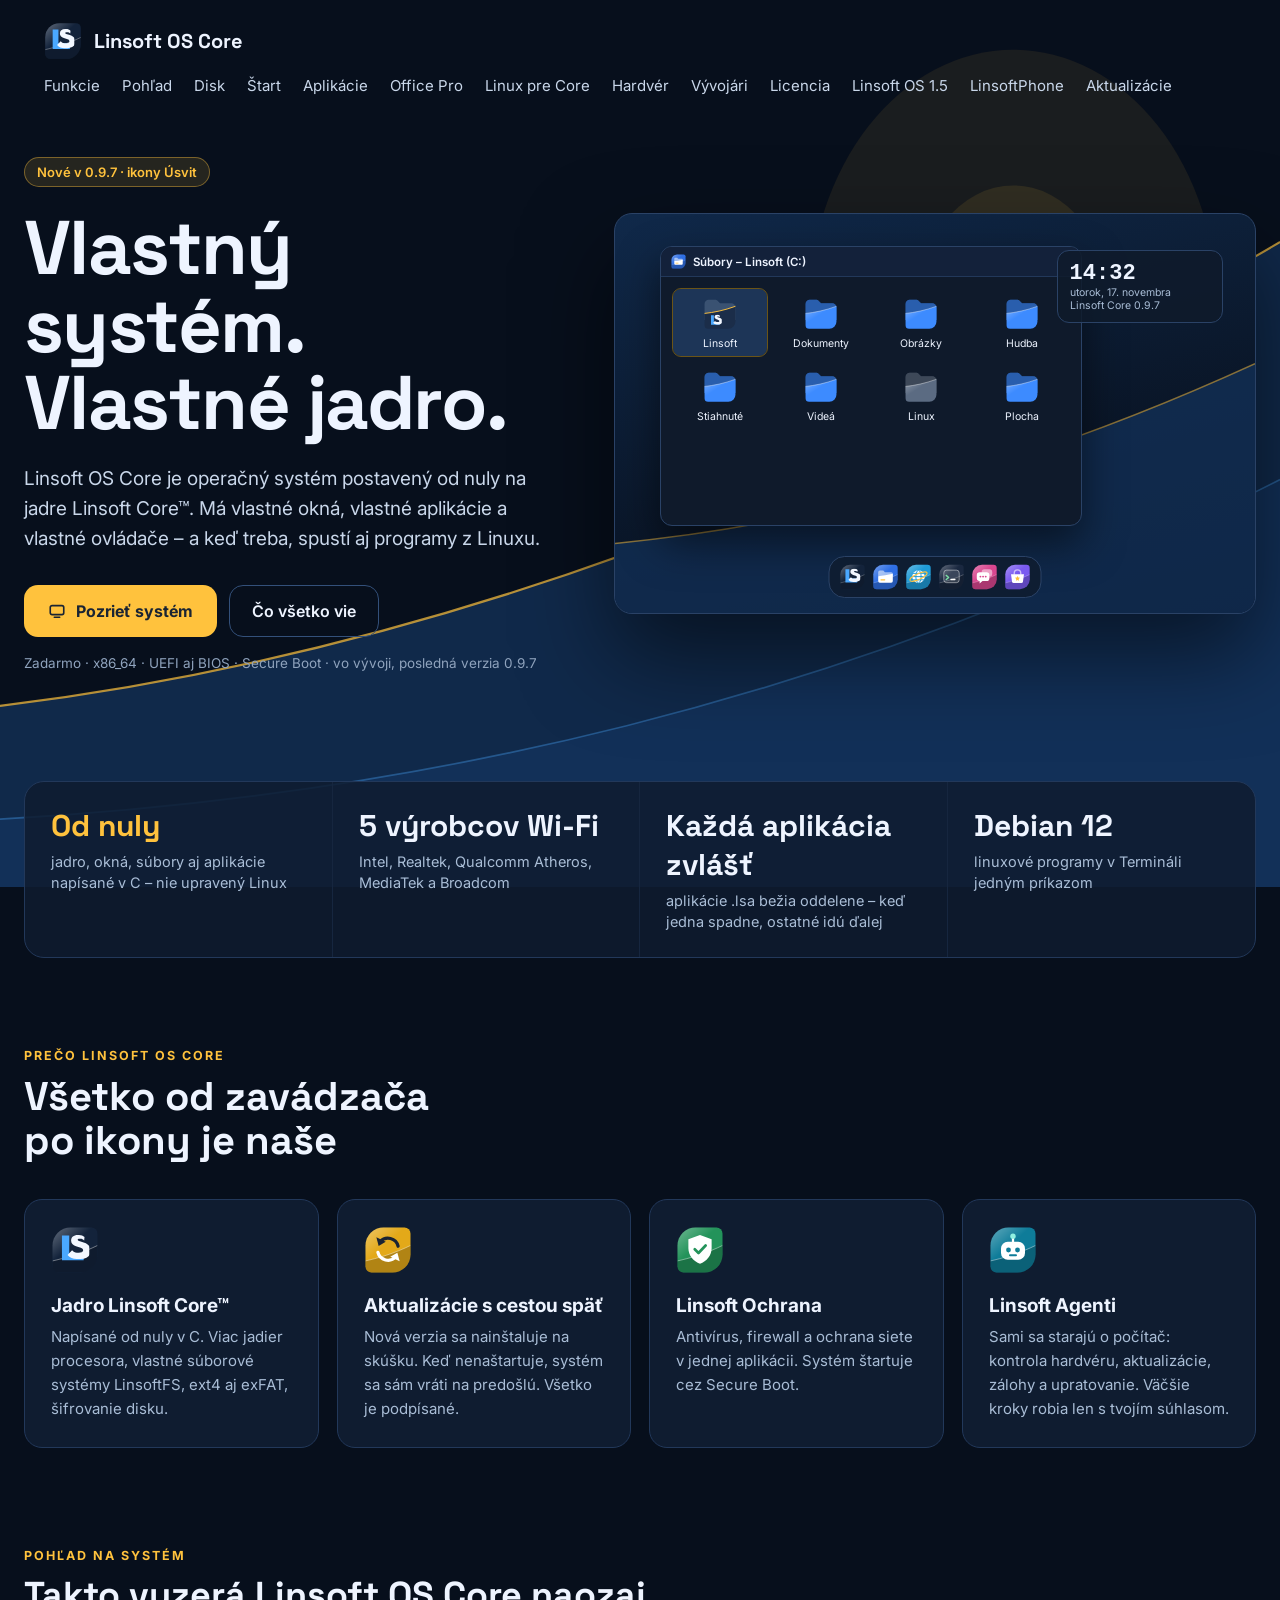
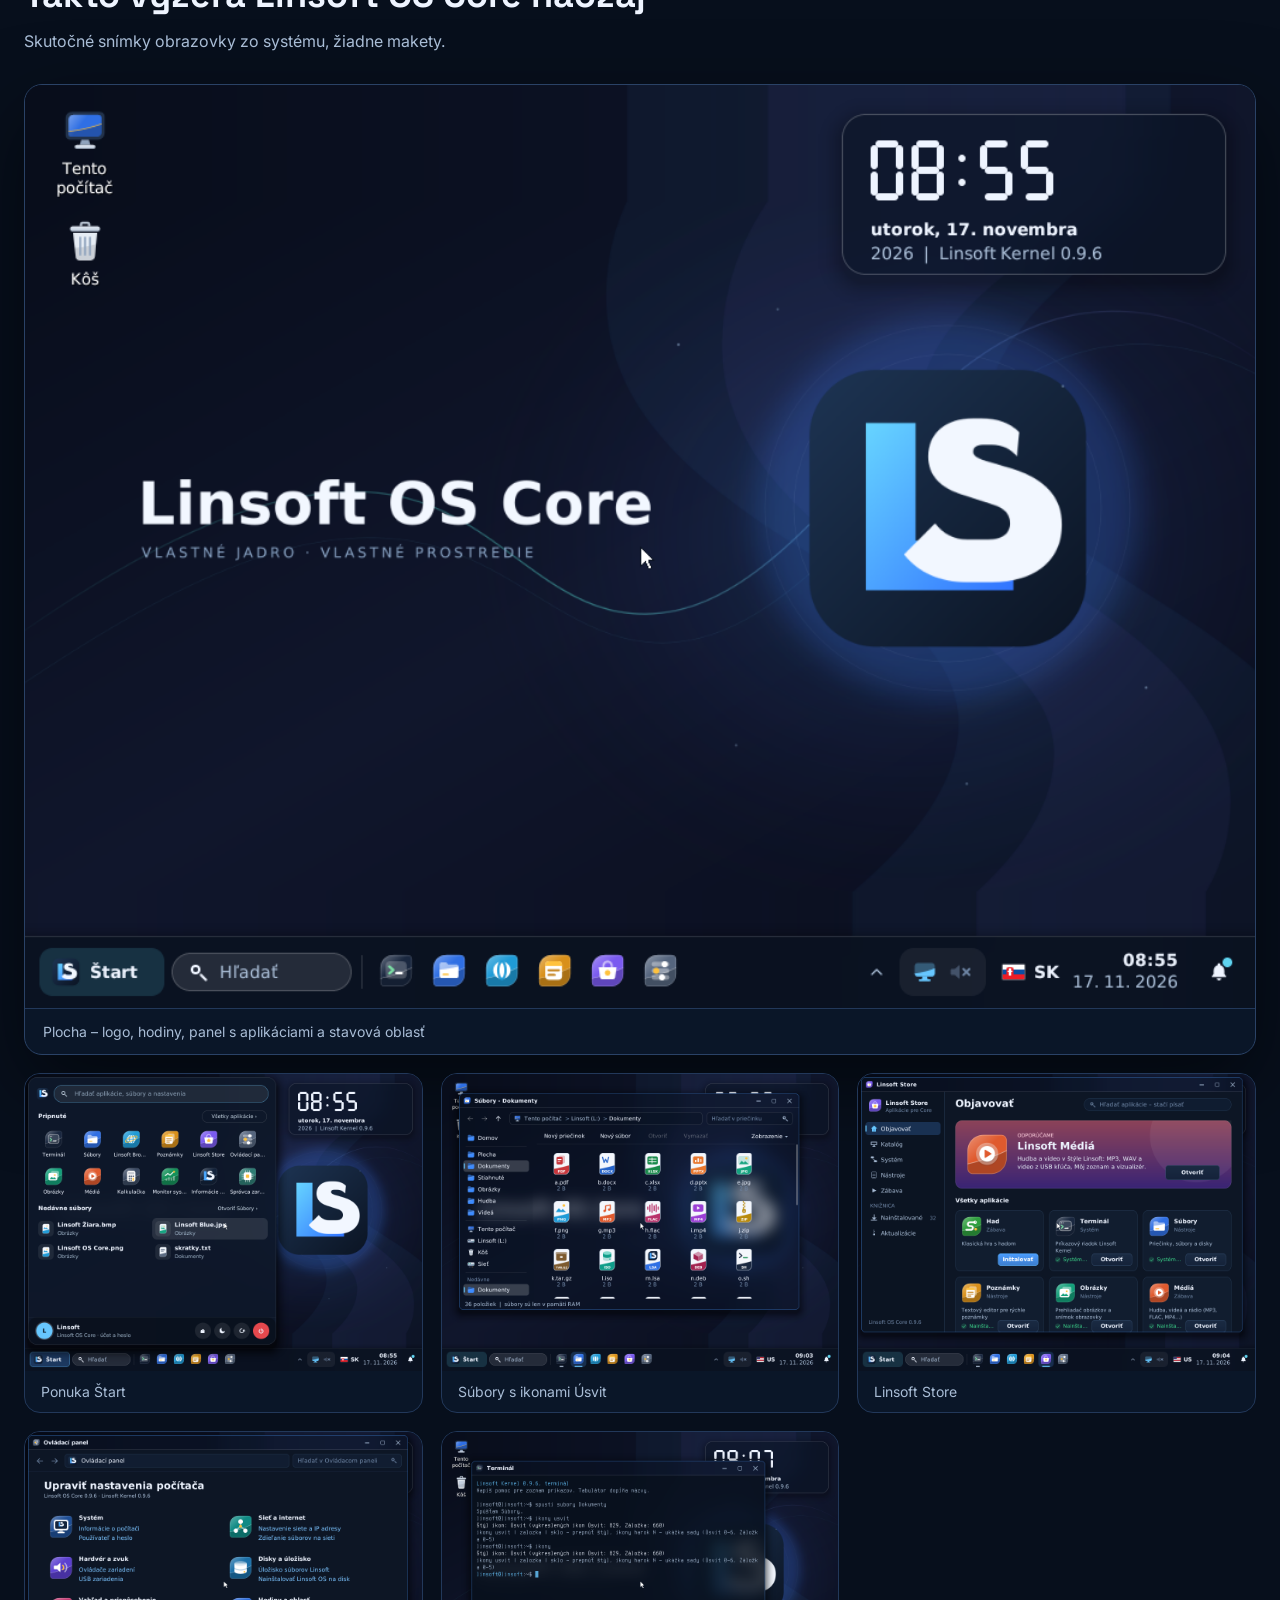
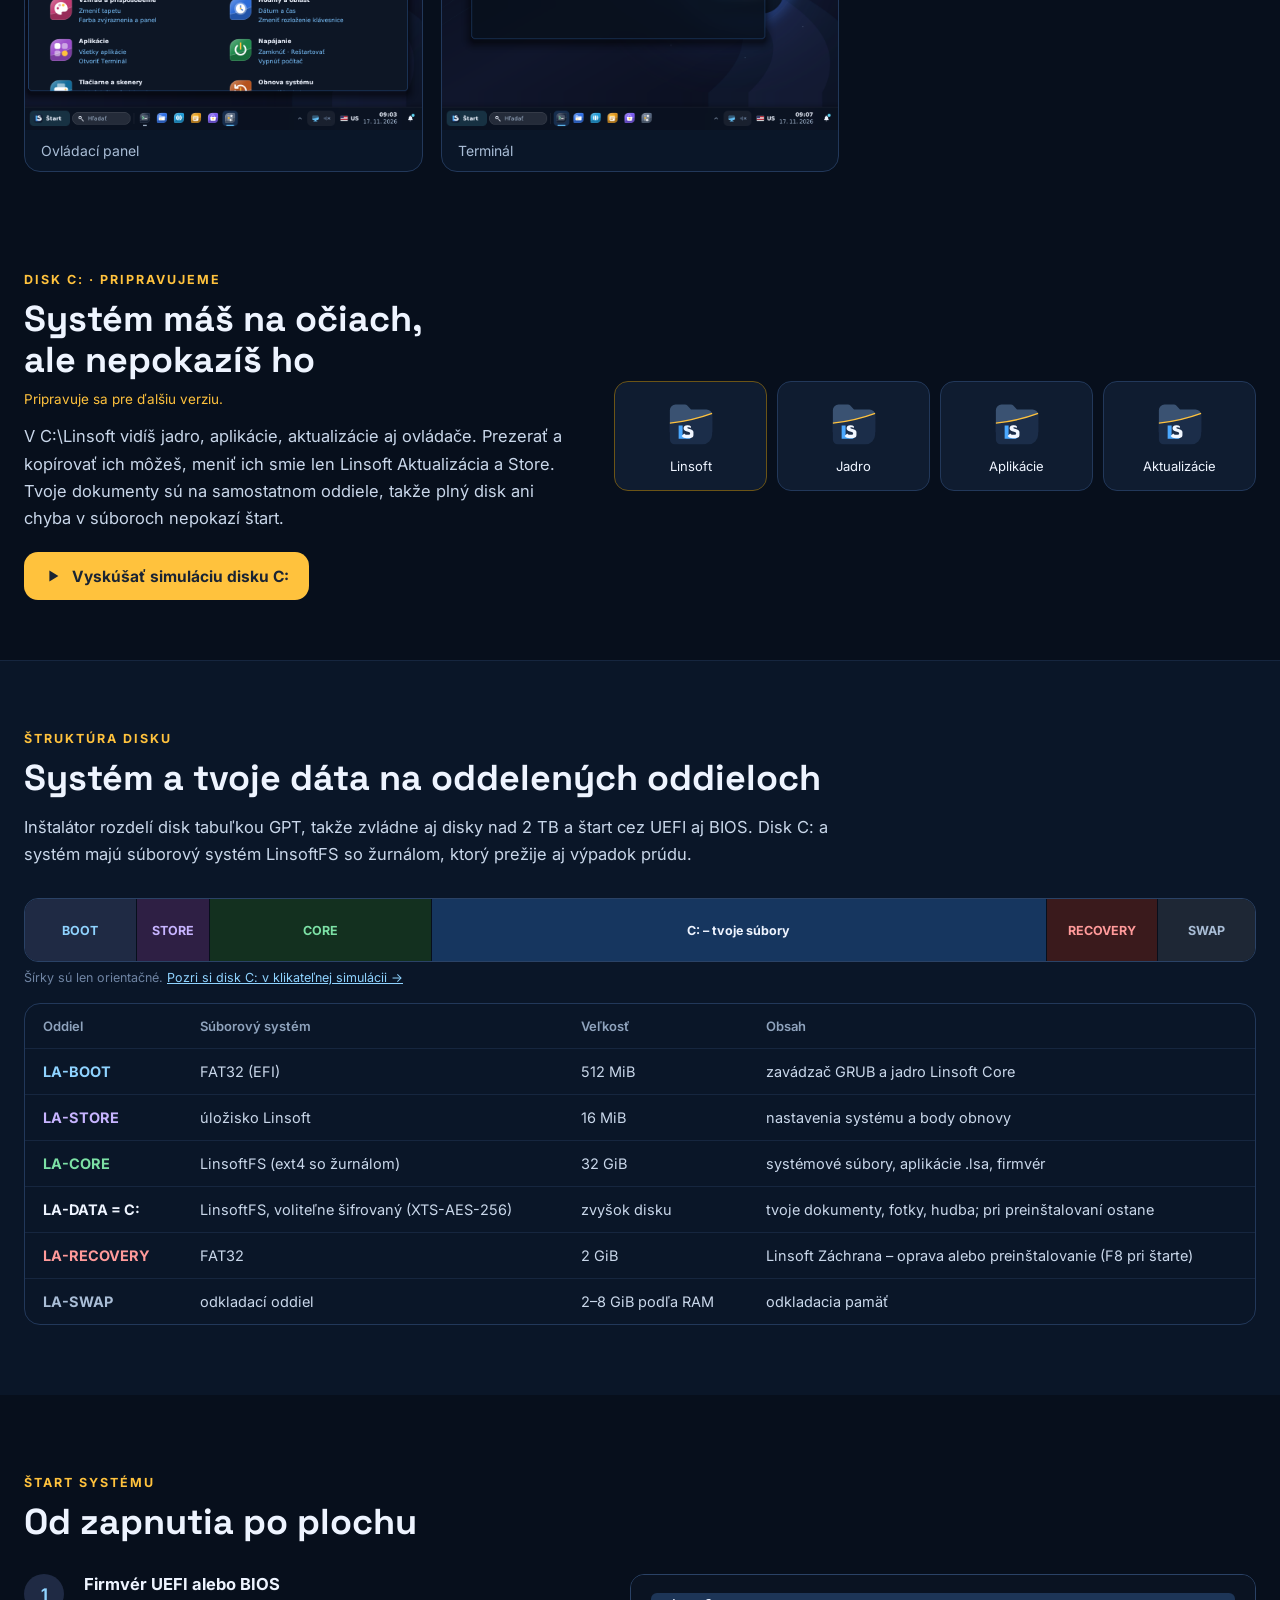
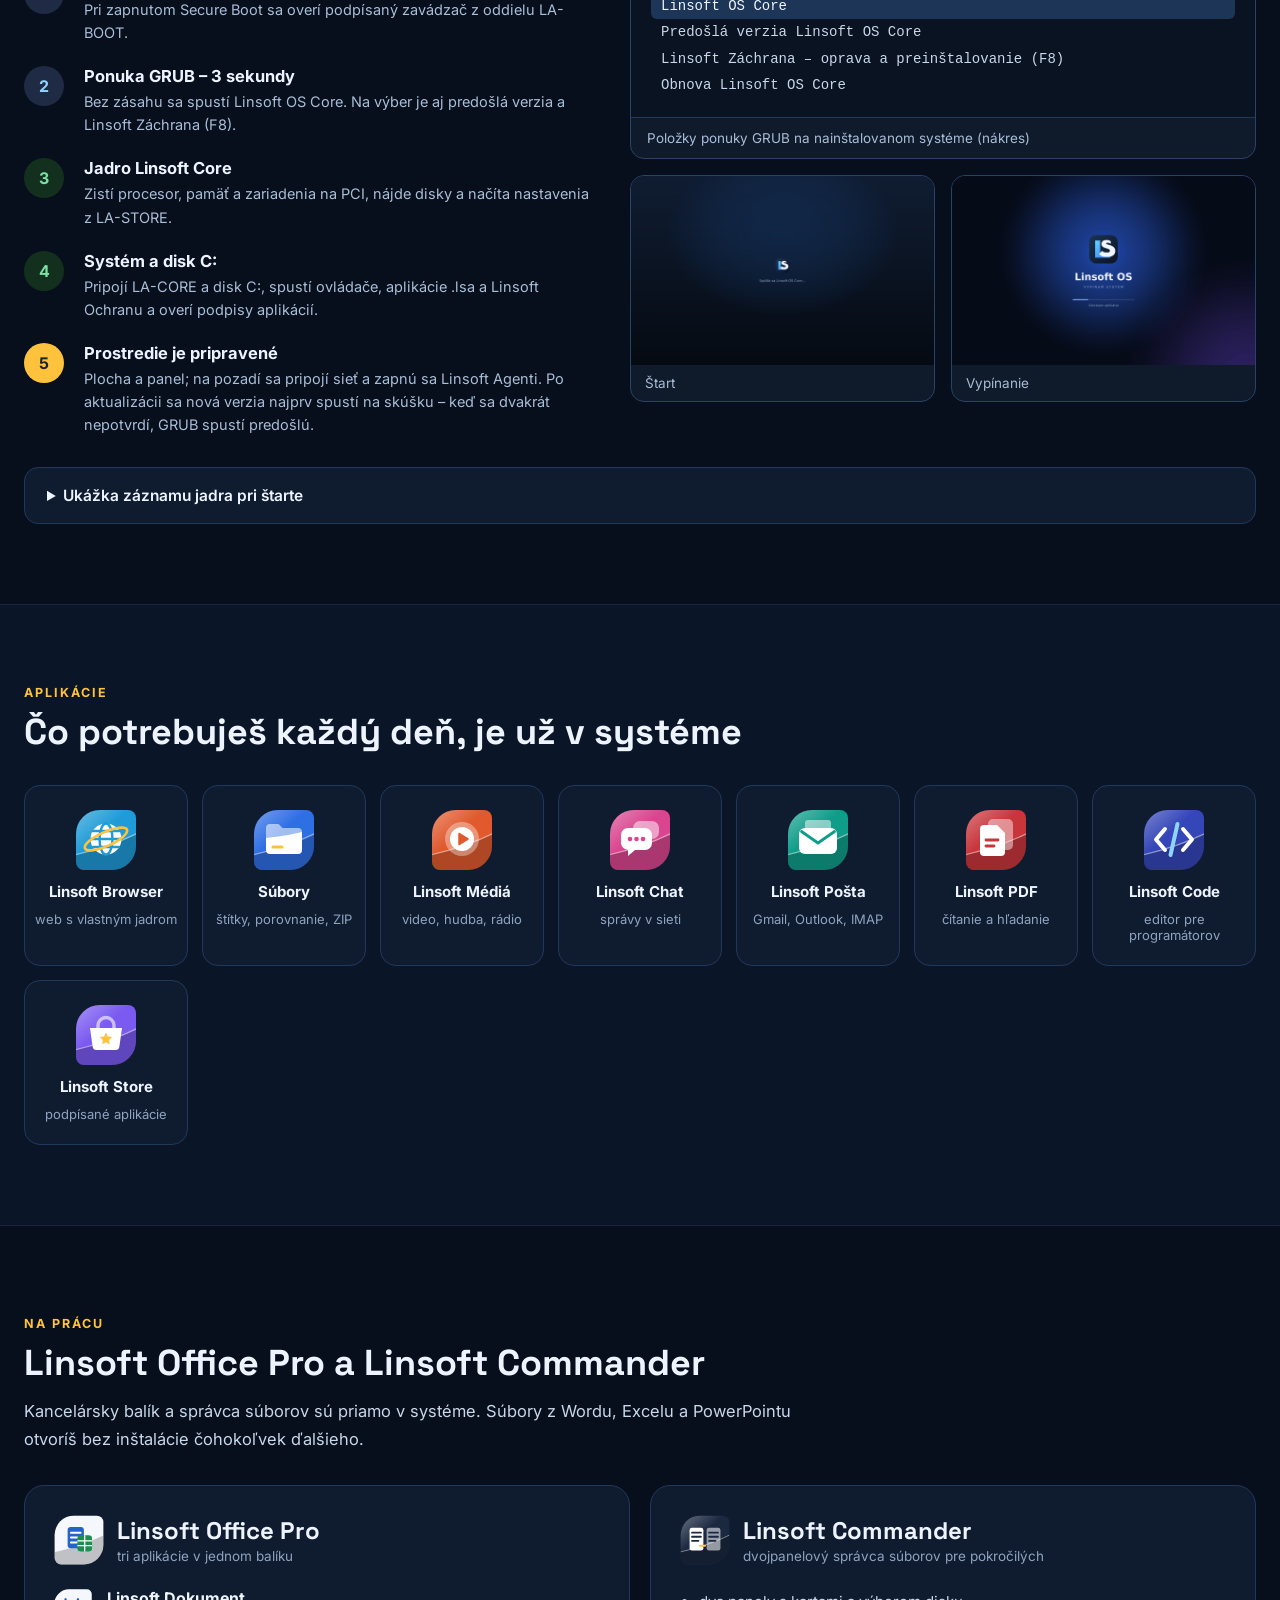
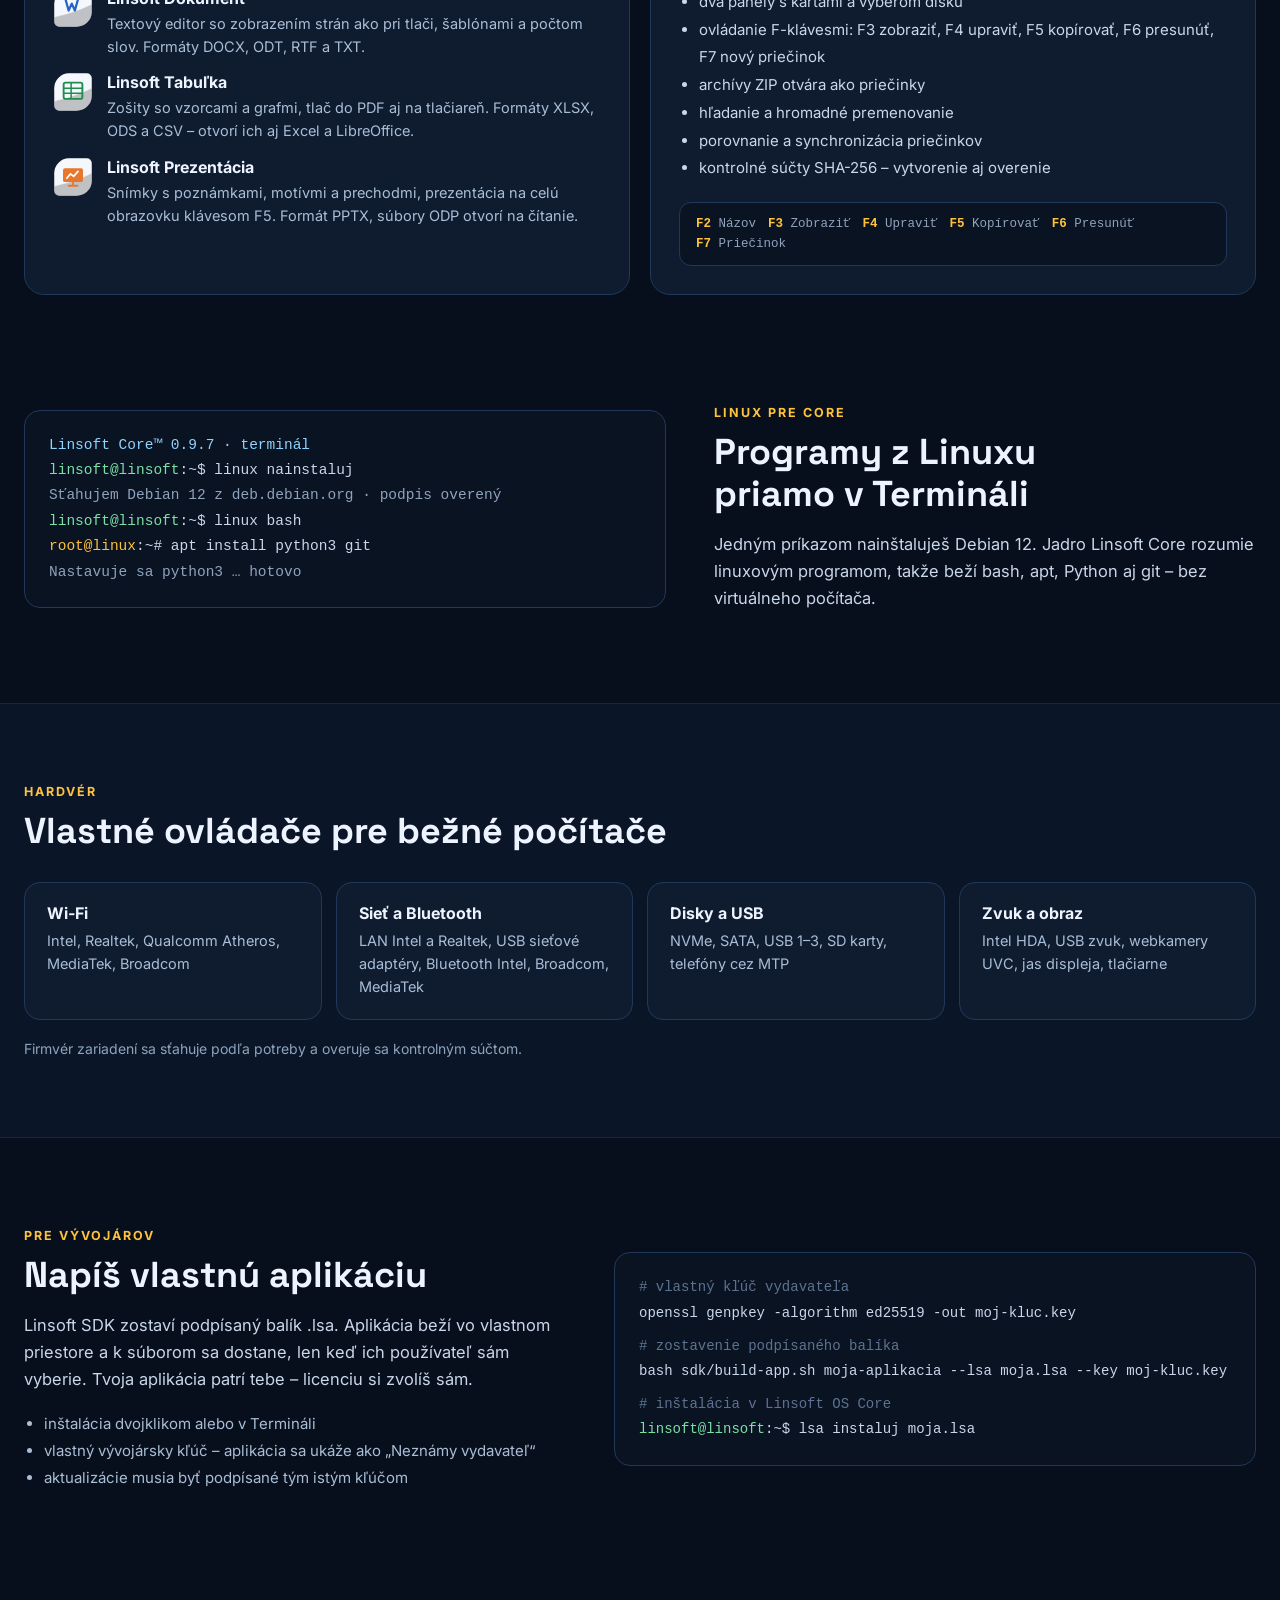
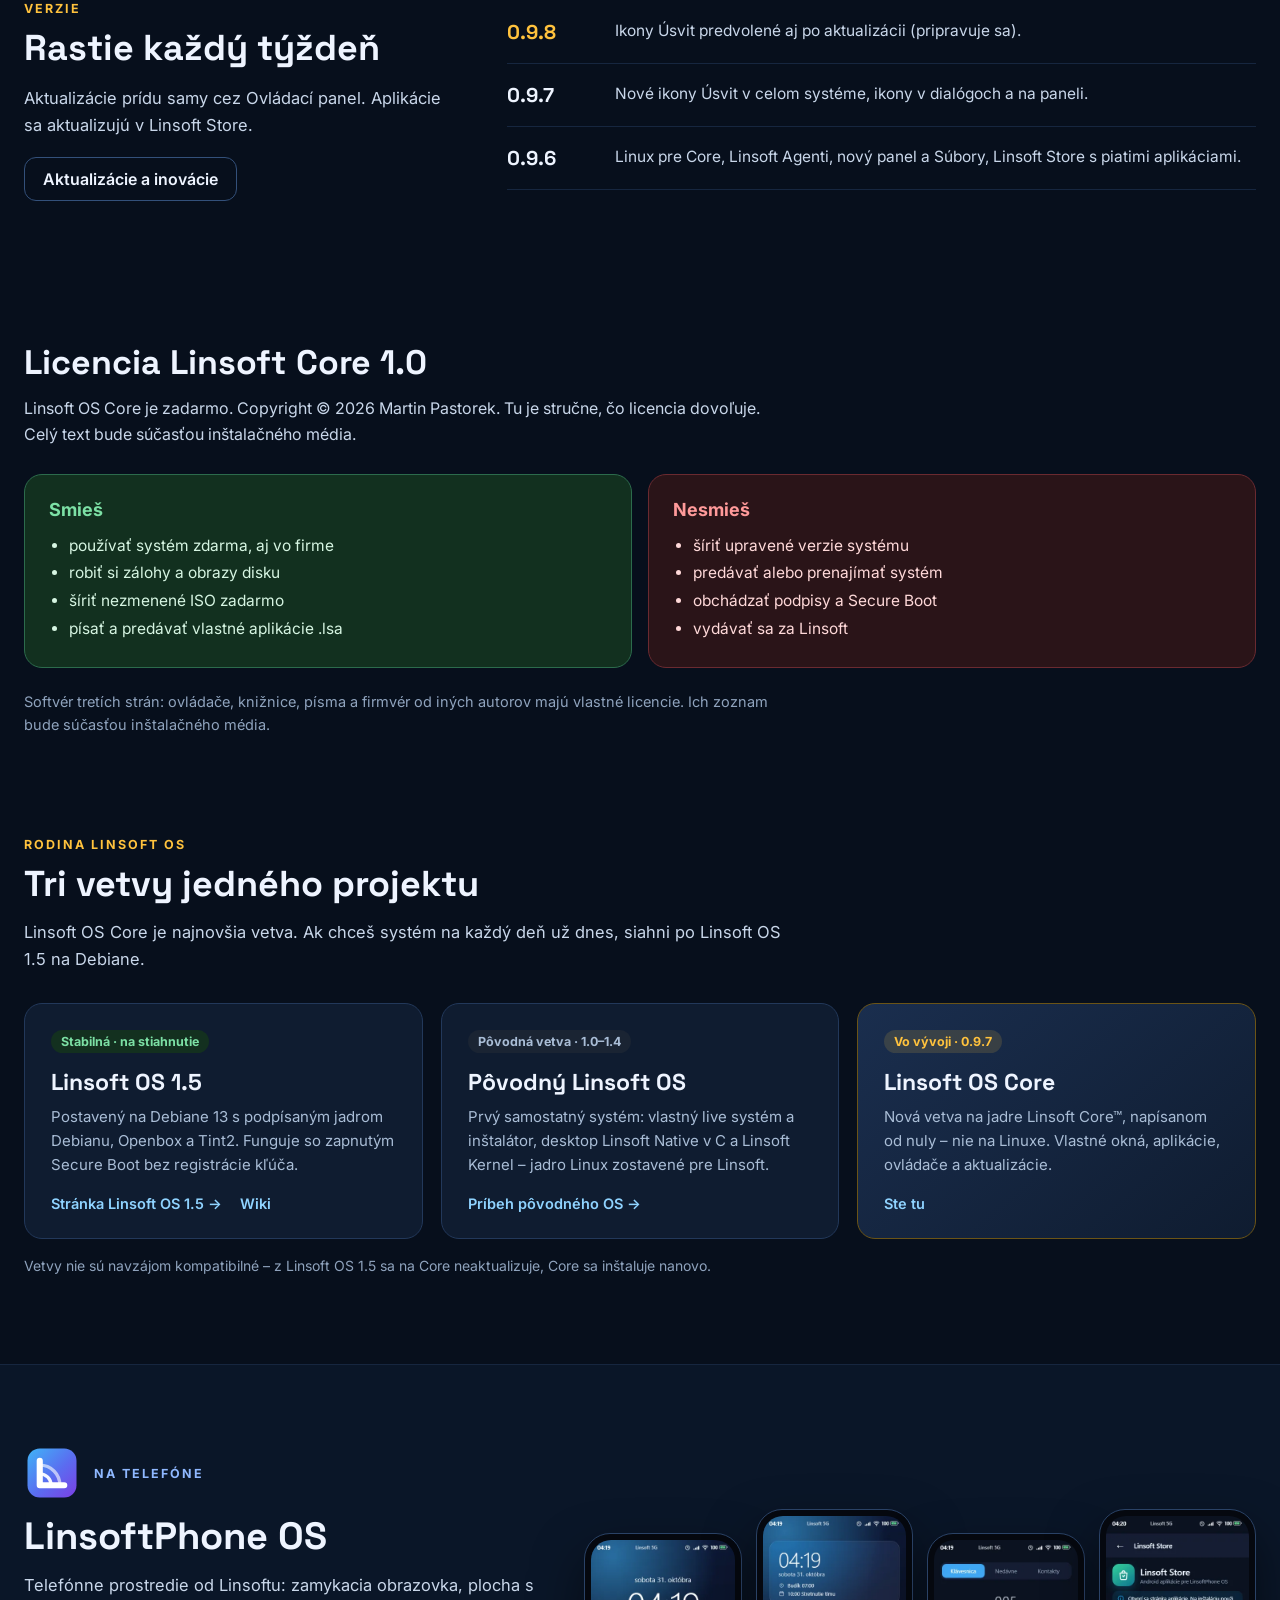
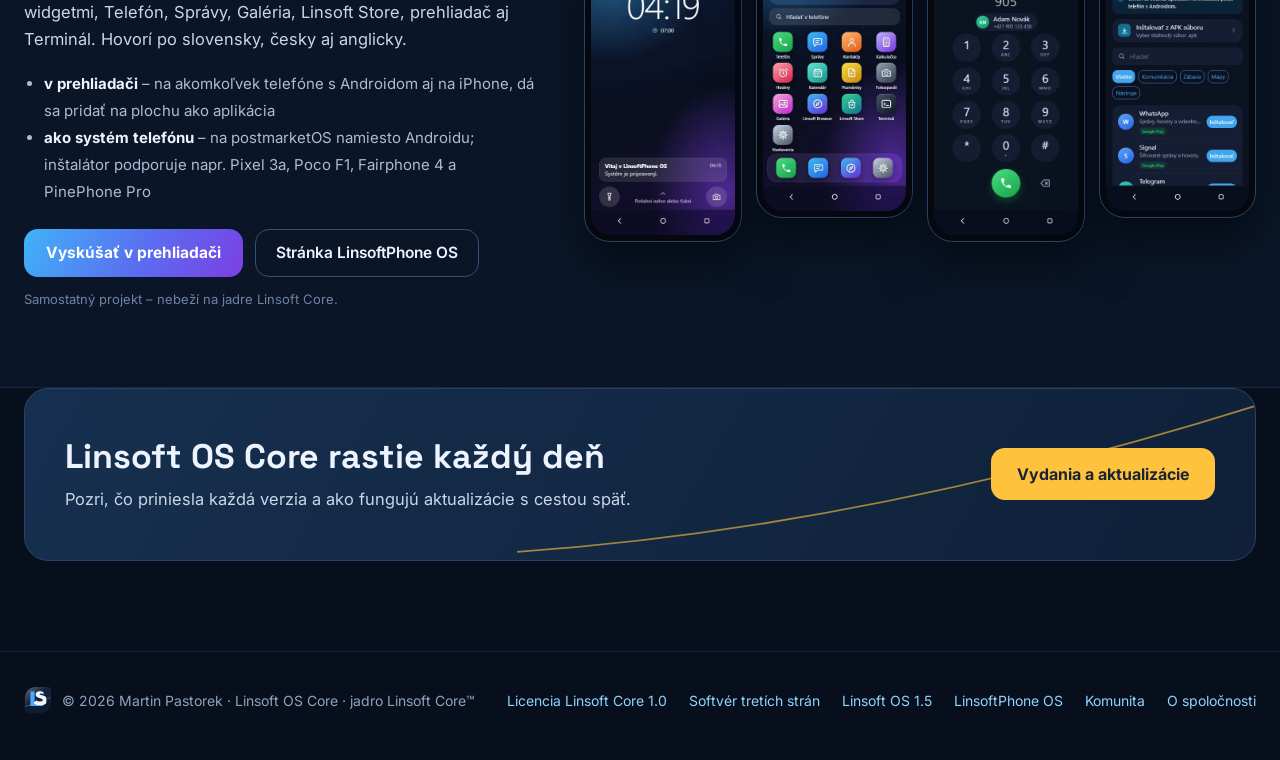
<file: docs/core.html>
<!DOCTYPE html>
<html lang="sk">
<head>
<meta charset="utf-8">
<meta name="viewport" content="width=device-width, initial-scale=1">
<title>Linsoft OS Core – vlastný systém, vlastné jadro</title>
<meta name="description" content="Linsoft OS Core: operačný systém na vlastnom jadre Linsoft Core napísanom od nuly. Vlastné okná, aplikácie, ovládače a aktualizácie s cestou späť.">
<meta name="theme-color" content="#070F1C">
<meta property="og:type" content="website">
<meta property="og:title" content="Linsoft OS Core – vlastný systém, vlastné jadro">
<meta property="og:description" content="Linsoft OS Core: operačný systém na vlastnom jadre Linsoft Core napísanom od nuly. Vlastné okná, aplikácie, ovládače a aktualizácie s cestou späť.">
<meta property="og:url" content="https://linsoft1.github.io/linsoft-os/core.html">
<meta property="og:image" content="https://linsoft1.github.io/linsoft-os/img/core-plocha.png">
<link rel="icon" type="image/svg+xml" href="favicon.svg">
<link rel="icon" type="image/png" sizes="32x32" href="favicon-32.png">
<link rel="apple-touch-icon" href="apple-touch-icon.png">
<link href="https://fonts.googleapis.com/css2?family=Inter:wght@400;500;600;700&amp;family=Space+Grotesk:wght@500;600;700&amp;display=swap" rel="stylesheet">
<style>
body{margin:0;background:#070F1C}
a{color:#8FD3FF}a:hover{color:#C6ECFF}
</style>
<style>html{scroll-behavior:smooth}img{max-width:100%}*{box-sizing:border-box}:focus-visible{outline:2px solid #FFC23D;outline-offset:2px}</style>
</head>
<body>
<div style="min-height: 100vh; background: #070F1C; color: #EEF4FF; font-family: Inter, system-ui, sans-serif; overflow: hidden">
  <svg width="0" height="0" style="position: absolute" aria-hidden="true">
    <defs>
      <linearGradient id="w-sheen" x1="0" y1="0" x2="0.7" y2="0.8"><stop offset="0" stop-color="#ffffff" stop-opacity="0.34"></stop><stop offset="0.55" stop-color="#ffffff" stop-opacity="0"></stop></linearGradient>
      <clipPath id="w-clip"><path d="M26 2H54A8 8 0 0 1 62 10V38A24 24 0 0 1 38 62H10A8 8 0 0 1 2 54V26A24 24 0 0 1 26 2Z"></path></clipPath>
      <symbol id="w-logo" viewBox="50 46 168 168">
        <path d="M57 54h43v102h85v43H57z" fill="#4AA8FF"></path>
        <path d="M190 62c-8-8-19-12-33-12h-7c-24 0-39 13-39 33 0 16 10 27 29 33l28 9c9 3 14 8 14 16 0 9-7 14-19 14h-18c-12 0-21-5-28-14l-27 27c13 16 31 24 55 24h21c38 0 61-19 61-50 0-23-14-39-42-48l-27-8c-5-2-8-4-8-7 0-4 3-6 9-6h7c9 0 16 3 22 10z" fill="#F2F7FF"></path>
      </symbol>
      <symbol id="w-tile" viewBox="0 0 64 64">
        <path d="M26 2H54A8 8 0 0 1 62 10V38A24 24 0 0 1 38 62H10A8 8 0 0 1 2 54V26A24 24 0 0 1 26 2Z" fill="currentColor"></path>
        <path d="M26 2H54A8 8 0 0 1 62 10V38A24 24 0 0 1 38 62H10A8 8 0 0 1 2 54V26A24 24 0 0 1 26 2Z" fill="url(#w-sheen)"></path>
        <g clip-path="url(#w-clip)"><path d="M0 47C18 43 40 37 64 25V64H0Z" fill="#000000" opacity="0.22"></path><path d="M0 47C18 43 40 37 64 25" fill="none" stroke="#ffffff" stroke-opacity="0.45" stroke-width="1.2"></path></g>
      </symbol>
      <symbol id="w-folder" viewBox="0 0 64 64">
        <path d="M6 15a7 7 0 0 1 7-7h11.5a4 4 0 0 1 2.9 1.2L32 14h19a7 7 0 0 1 7 7v21H6z" fill="currentColor"></path>
        <path d="M6 15a7 7 0 0 1 7-7h11.5a4 4 0 0 1 2.9 1.2L32 14h19a7 7 0 0 1 7 7v21H6z" fill="#000000" opacity="0.32"></path>
        <path d="M6 31C21 29.5 39 26 58 19V45A12 12 0 0 1 46 57H12A6 6 0 0 1 6 51Z" fill="currentColor"></path>
        <path d="M6 31C21 29.5 39 26 58 19V45A12 12 0 0 1 46 57H12A6 6 0 0 1 6 51Z" fill="url(#w-sheen)"></path>
        <path d="M6 31C21 29.5 39 26 58 19" fill="none" stroke="#ffffff" stroke-opacity="0.55" stroke-width="1.2"></path>
      </symbol>
      <symbol id="w-sysfolder" viewBox="0 0 64 64">
        <path d="M6 15a7 7 0 0 1 7-7h11.5a4 4 0 0 1 2.9 1.2L32 14h19a7 7 0 0 1 7 7v21H6z" fill="#3A5272"></path>
        <path d="M6 31C21 29.5 39 26 58 19V45A12 12 0 0 1 46 57H12A6 6 0 0 1 6 51Z" fill="#1B2D49"></path>
        <path d="M6 31C21 29.5 39 26 58 19" fill="none" stroke="#FFC23D" stroke-width="1.6"></path>
        <use href="#w-logo" x="16" y="33" width="19" height="19"></use>
      </symbol>
      <symbol id="g-subory" viewBox="0 0 64 64"><path d="M14 20a4 4 0 0 1 4-4h8.5l4 4H46a4 4 0 0 1 4 4v6H14z" fill="#ffffff" fill-opacity="0.55"></path><path d="M14 30C24 29 38 27 50 24V42a4 4 0 0 1-4 4H18a4 4 0 0 1-4-4z" fill="#ffffff"></path><path d="M21 39h9" stroke="#FFC23D" stroke-width="3.2" stroke-linecap="round"></path></symbol>
      <symbol id="g-prehliadac" viewBox="0 0 64 64"><circle cx="32" cy="31" r="15.5" fill="#ffffff"></circle><g fill="none" stroke="#1F9BD7" stroke-width="2.4" stroke-linecap="round"><ellipse cx="32" cy="31" rx="6.5" ry="15.5"></ellipse><path d="M16.5 31h31M19 23h26M19 39h26"></path></g><ellipse cx="32" cy="31" rx="23" ry="7" transform="rotate(-24 32 31)" fill="none" stroke="#FFC23D" stroke-width="2.6"></ellipse></symbol>
      <symbol id="g-terminal" viewBox="0 0 64 64"><rect x="13" y="15" width="38" height="31" rx="7" fill="#ffffff" fill-opacity="0.14" stroke="#ffffff" stroke-opacity="0.55" stroke-width="2"></rect><path d="M19 28l6 5-6 5" fill="none" stroke="#7CE0A5" stroke-width="3.4" stroke-linecap="round" stroke-linejoin="round"></path><rect x="29" y="36.3" width="13" height="3.4" rx="1.7" fill="#ffffff"></rect></symbol>
      <symbol id="g-media" viewBox="0 0 64 64"><circle cx="32" cy="31" r="17" fill="#ffffff" fill-opacity="0.35"></circle><circle cx="32" cy="31" r="12" fill="#ffffff"></circle><path d="M29 25.5l9 5.5-9 5.5z" fill="#E05A2E" stroke="#E05A2E" stroke-width="1.5" stroke-linejoin="round"></path></symbol>
      <symbol id="g-chat" viewBox="0 0 64 64"><rect x="25" y="13" width="26" height="18" rx="7" fill="#ffffff" fill-opacity="0.5"></rect><path d="M13 27a7 7 0 0 1 7-7h17a7 7 0 0 1 7 7v8a7 7 0 0 1-7 7H27l-7 6v-6.3A7 7 0 0 1 13 35z" fill="#ffffff"></path><circle cx="22" cy="31" r="2.3" fill="#D9468F"></circle><circle cx="28.5" cy="31" r="2.3" fill="#D9468F"></circle><circle cx="35" cy="31" r="2.3" fill="#D9468F"></circle></symbol>
      <symbol id="g-posta" viewBox="0 0 64 64"><rect x="19" y="12" width="26" height="18" rx="3" fill="#ffffff" fill-opacity="0.5"></rect><rect x="13" y="20" width="38" height="26" rx="6" fill="#ffffff"></rect><path d="M15.5 23.5l16.5 11.5 16.5-11.5" fill="none" stroke="#0F9D8A" stroke-width="2.8" stroke-linecap="round" stroke-linejoin="round"></path></symbol>
      <symbol id="g-store" viewBox="0 0 64 64"><path d="M24 25v-2.5a8 8 0 0 1 16 0V25" fill="none" stroke="#ffffff" stroke-opacity="0.6" stroke-width="3.4" stroke-linecap="round"></path><path d="M16 25h32l-2.6 18.5A4 4 0 0 1 41.4 47H22.6a4 4 0 0 1-4-3.5z" fill="#ffffff"></path><path d="M32 29.5l1.9 3.9 4.3.6-3.1 3 .7 4.3L32 39.3l-3.8 2 .7-4.3-3.1-3 4.3-.6z" fill="#FFC23D"></path></symbol>
      <symbol id="g-code" viewBox="0 0 64 64"><g fill="none" stroke-linecap="round" stroke-linejoin="round" stroke-width="4"><path d="M23 21l-9 10.5 9 10.5" stroke="#ffffff"></path><path d="M41 21l9 10.5-9 10.5" stroke="#ffffff"></path><path d="M35.5 16l-7 31" stroke="#8FD3FF"></path></g></symbol>
      <symbol id="g-ochrana" viewBox="0 0 64 64"><path d="M32 12l15.5 5.6v11.6c0 10.3-6.7 17.6-15.5 21.2-8.8-3.6-15.5-10.9-15.5-21.2V17.6z" fill="#ffffff"></path><path d="M25 31l5 5 9.5-10" fill="none" stroke="#23935A" stroke-width="3.6" stroke-linecap="round" stroke-linejoin="round"></path></symbol>
      <symbol id="g-pdf" viewBox="0 0 64 64"><rect x="24" y="11" width="25" height="31" rx="5" fill="#ffffff" fill-opacity="0.45"></rect><path d="M20 17h13l8 8v19a4 4 0 0 1-4 4H20a4 4 0 0 1-4-4V21a4 4 0 0 1 4-4z" fill="#ffffff"></path><path d="M22 32h12M22 38h8" stroke="#C8363C" stroke-width="2.8" stroke-linecap="round"></path></symbol>
      <symbol id="g-agenti" viewBox="0 0 64 64"><path d="M32 21v-5" stroke="#ffffff" stroke-width="3" stroke-linecap="round"></path><circle cx="32" cy="13.5" r="3.6" fill="#8FF0E0"></circle><rect x="16" y="21" width="32" height="24" rx="9" fill="#ffffff"></rect><circle cx="26" cy="32" r="3.2" fill="#0E7C99"></circle><circle cx="38" cy="32" r="3.2" fill="#0E7C99"></circle><path d="M28 39h8" stroke="#0E7C99" stroke-width="2.6" stroke-linecap="round"></path></symbol>
      <symbol id="g-aktual" viewBox="0 0 64 64"><path d="M45.5 27A14 14 0 0 0 21.5 21" fill="none" stroke="#1A2433" stroke-width="4.2" stroke-linecap="round"></path><path d="M16.5 15l3 11.5 9.5-5.5z" fill="#1A2433"></path><path d="M18.5 35A14 14 0 0 0 42.5 41" fill="none" stroke="#ffffff" stroke-width="4.2" stroke-linecap="round"></path><path d="M47.5 47l-3-11.5-9.5 5.5z" fill="#ffffff"></path></symbol>
      <symbol id="g-linux" viewBox="0 0 64 64"><rect x="14" y="16" width="36" height="28" rx="6" fill="#ffffff" fill-opacity="0.18" stroke="#ffffff" stroke-opacity="0.6" stroke-width="2"></rect><path d="M21 27l5 4-5 4" fill="none" stroke="#FFC23D" stroke-width="3" stroke-linecap="round" stroke-linejoin="round"></path><path d="M30 37h11" stroke="#ffffff" stroke-width="3" stroke-linecap="round"></path></symbol>
    </defs>
  </svg>

  <!-- hlavička -->
  <header style="position: relative; z-index: 2; max-width: 1240px; margin: 0 auto; padding: 22px 24px; display: flex; flex-wrap: wrap; align-items: center; gap: 16px 28px">
    <a href="core.html" style="display: flex; align-items: center; gap: 12px; color: #EEF4FF; text-decoration: none">
      <svg viewBox="0 0 64 64" width="38" height="38" role="img" aria-label="Linsoft" style="color: #13233B"><use href="#w-tile" width="64" height="64"></use><use href="#w-logo" x="13" y="11" width="38" height="38"></use></svg>
      <span style="font-family: 'Space Grotesk', Inter, sans-serif; font-weight: 700; font-size: 20px">Linsoft OS Core</span>
    </a>
    <nav aria-label="Hlavná ponuka" style="display: flex; flex-wrap: wrap; gap: 4px 22px; font-size: 15px; flex: 1 1 auto">
      <a href="#funkcie" style="color: #C9D7EA; text-decoration: none">Funkcie</a>
      <a href="#pohlad" style="color: #C9D7EA; text-decoration: none">Pohľad</a>
      <a href="#disk" style="color: #C9D7EA; text-decoration: none">Disk</a>
      <a href="#start" style="color: #C9D7EA; text-decoration: none">Štart</a>
      <a href="#aplikacie" style="color: #C9D7EA; text-decoration: none">Aplikácie</a>
      <a href="#office" style="color: #C9D7EA; text-decoration: none">Office Pro</a>
      <a href="#linux" style="color: #C9D7EA; text-decoration: none">Linux pre Core</a>
      <a href="#hardver" style="color: #C9D7EA; text-decoration: none">Hardvér</a>
      <a href="#vyvojari" style="color: #C9D7EA; text-decoration: none">Vývojári</a>
      <a href="#licencia" style="color: #C9D7EA; text-decoration: none">Licencia</a>
      <a href="index.html" style="color: #C9D7EA; text-decoration: none">Linsoft OS 1.5</a>
      <a href="#phone" style="color: #C9D7EA; text-decoration: none">LinsoftPhone</a>
      <a href="core-aktualizacie.html" style="color: #C9D7EA; text-decoration: none">Aktualizácie</a>
    </nav>
  </header>

  <!-- úvod -->
  <section style="position: relative; padding: 40px 24px 0">
    <svg viewBox="0 0 1440 760" preserveAspectRatio="none" aria-hidden="true" style="position: absolute; left: 0; top: -90px; width: 100%; height: 860px">
      <circle cx="1140" cy="250" r="230" fill="#FFC23D" opacity="0.08"></circle>
      <circle cx="1140" cy="250" r="110" fill="#FFC23D" opacity="0.10"></circle>
      <path d="M0 600C420 560 900 440 1440 190V760H0Z" fill="#10294A"></path>
      <path d="M0 600C420 560 900 440 1440 190" fill="none" stroke="#FFC23D" stroke-opacity="0.7" stroke-width="2"></path>
      <path d="M0 700C460 680 940 600 1440 400V760H0Z" fill="#13335C" opacity="0.8"></path>
      <path d="M0 700C460 680 940 600 1440 400" fill="none" stroke="#4AA8FF" stroke-opacity="0.35" stroke-width="1.5"></path>
    </svg>
    <div style="position: relative; max-width: 1240px; margin: 0 auto; display: flex; flex-wrap: wrap; align-items: center; gap: 48px">
      <div style="flex: 1 1 460px; min-width: 0">
        <div style="display: inline-flex; align-items: center; gap: 8px; padding: 6px 12px; border-radius: 20px; background: rgba(255,194,61,0.12); border: 1px solid rgba(255,194,61,0.4); color: #FFC23D; font-size: 13px; font-weight: 600">Nové v 0.9.7 · ikony Úsvit</div>
        <h1 style="margin: 22px 0 0; font-family: 'Space Grotesk', Inter, sans-serif; font-size: clamp(44px, 6vw, 76px); line-height: 1.02; letter-spacing: -0.02em; text-wrap: balance">Vlastný systém.<br>Vlastné jadro.</h1>
        <p style="margin: 22px 0 0; font-size: 19px; line-height: 1.6; color: #C9D7EA; max-width: 34em">Linsoft OS Core je operačný systém postavený od nuly na jadre Linsoft Core™. Má vlastné okná, vlastné aplikácie a vlastné ovládače – a keď treba, spustí aj programy z Linuxu.</p>
        <div style="display: flex; flex-wrap: wrap; gap: 12px; margin-top: 30px">
          <a href="#pohlad" style="display: inline-flex; align-items: center; gap: 10px; height: 52px; padding: 0 24px; border-radius: 14px; background: #FFC23D; color: #1A2433; font-weight: 700; font-size: 16px; text-decoration: none">
            <svg viewBox="0 0 20 20" width="18" height="18" aria-hidden="true"><rect x="2.5" y="4" width="15" height="10" rx="2" fill="none" stroke="currentColor" stroke-width="1.8"></rect><path d="M7 17h6" stroke="currentColor" stroke-width="1.8" stroke-linecap="round"></path></svg>
            Pozrieť systém
          </a>
          <a href="#funkcie" style="display: inline-flex; align-items: center; height: 52px; padding: 0 22px; border-radius: 14px; border: 1px solid #33507A; color: #EEF4FF; font-weight: 600; font-size: 16px; text-decoration: none">Čo všetko vie</a>
        </div>
        <p style="margin: 18px 0 0; font-size: 13.5px; color: #8FA3BD">Zadarmo · x86_64 · UEFI aj BIOS · Secure Boot · vo vývoji, posledná verzia 0.9.7</p>
      </div>

      <!-- obrazovka systému -->
      <div style="flex: 1 1 560px; min-width: 0; position: relative">
        <div style="border-radius: 18px; border: 1px solid #2A4266; background: linear-gradient(165deg, #10294A, #0A1628 60%, #070F1C); box-shadow: 0 40px 90px rgba(0,0,0,0.55); overflow: hidden; aspect-ratio: 16 / 10; max-width: 100%; position: relative">
          <svg viewBox="0 0 640 400" preserveAspectRatio="none" aria-hidden="true" style="position: absolute; inset: 0; width: 100%; height: 100%"><path d="M0 330C190 312 400 260 640 150V400H0Z" fill="#13335C" opacity="0.7"></path><path d="M0 330C190 312 400 260 640 150" fill="none" stroke="#FFC23D" stroke-opacity="0.5" stroke-width="1.5"></path></svg>
          <div style="position: absolute; left: 7%; top: 8%; width: 66%; height: 70%; border-radius: 12px; background: #0F1A2B; border: 1px solid #2A4266; box-shadow: 0 18px 40px rgba(0,0,0,0.5); display: flex; flex-direction: column; overflow: hidden">
            <div style="display: flex; align-items: center; gap: 7px; height: 30px; padding: 0 10px; background: #13213A; border-bottom: 1px solid #22385A; font-size: 11.5px; font-weight: 600">
              <svg viewBox="0 0 64 64" width="15" height="15" aria-hidden="true" style="color: #2F6FE4"><use href="#w-tile" width="64" height="64"></use><use href="#g-subory" width="64" height="64"></use></svg>Súbory – Linsoft (C:)
            </div>
            <div style="flex: 1; display: grid; grid-template-columns: repeat(4, minmax(0, 1fr)); gap: 6px; padding: 12px; align-content: start">
              <div style="display: flex; flex-direction: column; align-items: center; gap: 4px; padding: 6px 2px; border-radius: 8px; background: #1D3557; outline: 1px solid #6B5416; font-size: 10.5px"><svg viewBox="0 0 64 64" width="38" height="38" aria-hidden="true"><use href="#w-sysfolder" width="64" height="64"></use></svg>Linsoft</div>
              <div style="display: flex; flex-direction: column; align-items: center; gap: 4px; padding: 6px 2px; font-size: 10.5px"><svg viewBox="0 0 64 64" width="38" height="38" aria-hidden="true" style="color: #3D8BFF"><use href="#w-folder" width="64" height="64"></use></svg>Dokumenty</div>
              <div style="display: flex; flex-direction: column; align-items: center; gap: 4px; padding: 6px 2px; font-size: 10.5px"><svg viewBox="0 0 64 64" width="38" height="38" aria-hidden="true" style="color: #3D8BFF"><use href="#w-folder" width="64" height="64"></use></svg>Obrázky</div>
              <div style="display: flex; flex-direction: column; align-items: center; gap: 4px; padding: 6px 2px; font-size: 10.5px"><svg viewBox="0 0 64 64" width="38" height="38" aria-hidden="true" style="color: #3D8BFF"><use href="#w-folder" width="64" height="64"></use></svg>Hudba</div>
              <div style="display: flex; flex-direction: column; align-items: center; gap: 4px; padding: 6px 2px; font-size: 10.5px"><svg viewBox="0 0 64 64" width="38" height="38" aria-hidden="true" style="color: #3D8BFF"><use href="#w-folder" width="64" height="64"></use></svg>Stiahnuté</div>
              <div style="display: flex; flex-direction: column; align-items: center; gap: 4px; padding: 6px 2px; font-size: 10.5px"><svg viewBox="0 0 64 64" width="38" height="38" aria-hidden="true" style="color: #3D8BFF"><use href="#w-folder" width="64" height="64"></use></svg>Videá</div>
              <div style="display: flex; flex-direction: column; align-items: center; gap: 4px; padding: 6px 2px; font-size: 10.5px"><svg viewBox="0 0 64 64" width="38" height="38" aria-hidden="true" style="color: #5B6B82"><use href="#w-folder" width="64" height="64"></use></svg>Linux</div>
              <div style="display: flex; flex-direction: column; align-items: center; gap: 4px; padding: 6px 2px; font-size: 10.5px"><svg viewBox="0 0 64 64" width="38" height="38" aria-hidden="true" style="color: #3D8BFF"><use href="#w-folder" width="64" height="64"></use></svg>Plocha</div>
            </div>
          </div>
          <div style="position: absolute; right: 5%; top: 9%; width: 26%; padding: 10px 12px; border-radius: 12px; background: rgba(15,26,43,0.85); border: 1px solid #2A4266; font-size: 10.5px; color: #A9BDD6">
            <div style="font-family: ui-monospace, Consolas, monospace; font-size: 22px; font-weight: 700; color: #EEF4FF">14:32</div>
            <div>utorok, 17. novembra</div><div>Linsoft Core 0.9.7</div>
          </div>
          <div style="position: absolute; left: 50%; bottom: 4%; transform: translateX(-50%); display: flex; gap: 7px; padding: 7px 10px; border-radius: 16px; background: rgba(15,28,48,0.9); border: 1px solid #2A4266">
            <svg viewBox="0 0 64 64" width="26" height="26" aria-hidden="true" style="color: #13233B"><use href="#w-tile" width="64" height="64"></use><use href="#w-logo" x="13" y="11" width="38" height="38"></use></svg>
            <svg viewBox="0 0 64 64" width="26" height="26" aria-hidden="true" style="color: #2F6FE4"><use href="#w-tile" width="64" height="64"></use><use href="#g-subory" width="64" height="64"></use></svg>
            <svg viewBox="0 0 64 64" width="26" height="26" aria-hidden="true" style="color: #1F9BD7"><use href="#w-tile" width="64" height="64"></use><use href="#g-prehliadac" width="64" height="64"></use></svg>
            <svg viewBox="0 0 64 64" width="26" height="26" aria-hidden="true" style="color: #1A2840"><use href="#w-tile" width="64" height="64"></use><use href="#g-terminal" width="64" height="64"></use></svg>
            <svg viewBox="0 0 64 64" width="26" height="26" aria-hidden="true" style="color: #D9468F"><use href="#w-tile" width="64" height="64"></use><use href="#g-chat" width="64" height="64"></use></svg>
            <svg viewBox="0 0 64 64" width="26" height="26" aria-hidden="true" style="color: #7A5AF0"><use href="#w-tile" width="64" height="64"></use><use href="#g-store" width="64" height="64"></use></svg>
          </div>
        </div>
      </div>
    </div>
  </section>

  <!-- fakty -->
  <section aria-label="V skratke" style="position: relative; padding: 110px 24px 0">
    <div style="max-width: 1240px; margin: 0 auto; display: grid; grid-template-columns: repeat(auto-fit, minmax(220px, 1fr)); border: 1px solid #22385A; border-radius: 20px; background: rgba(15,28,48,0.85); overflow: hidden">
      <div style="padding: 24px 26px; border-right: 1px solid #16263F">
        <div style="font-family: 'Space Grotesk', Inter, sans-serif; font-size: 30px; font-weight: 700; color: #FFC23D">Od nuly</div>
        <div style="margin-top: 6px; font-size: 14.5px; line-height: 1.5; color: #A9BDD6">jadro, okná, súbory aj aplikácie napísané v C – nie upravený Linux</div>
      </div>
      <div style="padding: 24px 26px; border-right: 1px solid #16263F">
        <div style="font-family: 'Space Grotesk', Inter, sans-serif; font-size: 30px; font-weight: 700">5 výrobcov Wi‑Fi</div>
        <div style="margin-top: 6px; font-size: 14.5px; line-height: 1.5; color: #A9BDD6">Intel, Realtek, Qualcomm Atheros, MediaTek a Broadcom</div>
      </div>
      <div style="padding: 24px 26px; border-right: 1px solid #16263F">
        <div style="font-family: 'Space Grotesk', Inter, sans-serif; font-size: 30px; font-weight: 700">Každá aplikácia zvlášť</div>
        <div style="margin-top: 6px; font-size: 14.5px; line-height: 1.5; color: #A9BDD6">aplikácie .lsa bežia oddelene – keď jedna spadne, ostatné idú ďalej</div>
      </div>
      <div style="padding: 24px 26px">
        <div style="font-family: 'Space Grotesk', Inter, sans-serif; font-size: 30px; font-weight: 700">Debian 12</div>
        <div style="margin-top: 6px; font-size: 14.5px; line-height: 1.5; color: #A9BDD6">linuxové programy v Termináli jedným príkazom</div>
      </div>
    </div>
  </section>

  <!-- pilieri -->
  <section id="funkcie" style="position: relative; padding: 90px 24px 40px">
    <div style="max-width: 1240px; margin: 0 auto">
      <div style="font-size: 12.5px; letter-spacing: 0.16em; text-transform: uppercase; color: #FFC23D; font-weight: 700">Prečo Linsoft OS Core</div>
      <h2 style="margin: 12px 0 0; font-family: 'Space Grotesk', Inter, sans-serif; font-size: 40px; line-height: 1.1; max-width: 18em; text-wrap: balance">Všetko od zavádzača po ikony je naše</h2>
      <div style="display: grid; grid-template-columns: repeat(auto-fit, minmax(260px, 1fr)); gap: 18px; margin-top: 36px">
        <article style="padding: 26px; border-radius: 18px; background: #0F1C30; border: 1px solid #22385A">
          <svg viewBox="0 0 64 64" width="48" height="48" aria-hidden="true" style="color: #13233B"><use href="#w-tile" width="64" height="64"></use><use href="#w-logo" x="13" y="11" width="38" height="38"></use></svg>
          <h3 style="margin: 16px 0 0; font-size: 19px">Jadro Linsoft Core™</h3>
          <p style="margin: 8px 0 0; font-size: 15px; line-height: 1.6; color: #A9BDD6">Napísané od nuly v C. Viac jadier procesora, vlastné súborové systémy LinsoftFS, ext4 aj exFAT, šifrovanie disku.</p>
        </article>
        <article style="padding: 26px; border-radius: 18px; background: #0F1C30; border: 1px solid #22385A">
          <svg viewBox="0 0 64 64" width="48" height="48" aria-hidden="true" style="color: #E3A919"><use href="#w-tile" width="64" height="64"></use><use href="#g-aktual" width="64" height="64"></use></svg>
          <h3 style="margin: 16px 0 0; font-size: 19px">Aktualizácie s cestou späť</h3>
          <p style="margin: 8px 0 0; font-size: 15px; line-height: 1.6; color: #A9BDD6">Nová verzia sa nainštaluje na skúšku. Keď nenaštartuje, systém sa sám vráti na predošlú. Všetko je podpísané.</p>
        </article>
        <article style="padding: 26px; border-radius: 18px; background: #0F1C30; border: 1px solid #22385A">
          <svg viewBox="0 0 64 64" width="48" height="48" aria-hidden="true" style="color: #23935A"><use href="#w-tile" width="64" height="64"></use><use href="#g-ochrana" width="64" height="64"></use></svg>
          <h3 style="margin: 16px 0 0; font-size: 19px">Linsoft Ochrana</h3>
          <p style="margin: 8px 0 0; font-size: 15px; line-height: 1.6; color: #A9BDD6">Antivírus, firewall a ochrana siete v jednej aplikácii. Systém štartuje cez Secure Boot.</p>
        </article>
        <article style="padding: 26px; border-radius: 18px; background: #0F1C30; border: 1px solid #22385A">
          <svg viewBox="0 0 64 64" width="48" height="48" aria-hidden="true" style="color: #0E7C99"><use href="#w-tile" width="64" height="64"></use><use href="#g-agenti" width="64" height="64"></use></svg>
          <h3 style="margin: 16px 0 0; font-size: 19px">Linsoft Agenti</h3>
          <p style="margin: 8px 0 0; font-size: 15px; line-height: 1.6; color: #A9BDD6">Sami sa starajú o počítač: kontrola hardvéru, aktualizácie, zálohy a upratovanie. Väčšie kroky robia len s tvojím súhlasom.</p>
        </article>
      </div>
    </div>
  </section>

  <!-- pohľad na systém -->
  <section id="pohlad" style="padding: 60px 24px 40px">
    <div style="max-width: 1240px; margin: 0 auto">
      <div style="font-size: 12.5px; letter-spacing: 0.16em; text-transform: uppercase; color: #FFC23D; font-weight: 700">Pohľad na systém</div>
      <h2 style="margin: 12px 0 0; font-family: 'Space Grotesk', Inter, sans-serif; font-size: 36px; line-height: 1.15; text-wrap: balance">Takto vyzerá Linsoft OS Core naozaj</h2>
      <p style="margin: 12px 0 0; font-size: 16px; line-height: 1.6; color: #A9BDD6; max-width: 46em">Skutočné snímky obrazovky zo systému, žiadne makety.</p>
      <figure style="margin: 30px 0 0; border-radius: 18px; overflow: hidden; border: 1px solid #2A4266; box-shadow: 0 30px 80px rgba(0,0,0,0.5); background: #0A1628">
        <img src="img/core-plocha.png" alt="Plocha Linsoft OS Core s logom, hodinami a panelom" style="display: block; width: 100%; height: auto">
        <figcaption style="padding: 14px 18px; font-size: 14px; color: #A9BDD6; border-top: 1px solid #22385A">Plocha – logo, hodiny, panel s aplikáciami a stavová oblasť</figcaption>
      </figure>
      <div style="display: grid; grid-template-columns: repeat(auto-fit, minmax(300px, 1fr)); gap: 18px; margin-top: 18px">
        <figure style="margin: 0; border-radius: 16px; overflow: hidden; border: 1px solid #22385A; background: #0A1628">
          <img src="img/core-start.png" alt="Ponuka Štart s aplikáciami" style="display: block; width: 100%; height: auto">
          <figcaption style="padding: 12px 16px; font-size: 14px; color: #A9BDD6">Ponuka Štart</figcaption>
        </figure>
        <figure style="margin: 0; border-radius: 16px; overflow: hidden; border: 1px solid #22385A; background: #0A1628">
          <img src="img/core-subory.png" alt="Súbory s ikonami Úsvit pre rôzne typy súborov" style="display: block; width: 100%; height: auto">
          <figcaption style="padding: 12px 16px; font-size: 14px; color: #A9BDD6">Súbory s ikonami Úsvit</figcaption>
        </figure>
        <figure style="margin: 0; border-radius: 16px; overflow: hidden; border: 1px solid #22385A; background: #0A1628">
          <img src="img/core-store.png" alt="Linsoft Store s katalógom aplikácií" style="display: block; width: 100%; height: auto">
          <figcaption style="padding: 12px 16px; font-size: 14px; color: #A9BDD6">Linsoft Store</figcaption>
        </figure>
        <figure style="margin: 0; border-radius: 16px; overflow: hidden; border: 1px solid #22385A; background: #0A1628">
          <img src="img/core-ovladaci-panel.png" alt="Ovládací panel s kategóriami nastavení" style="display: block; width: 100%; height: auto">
          <figcaption style="padding: 12px 16px; font-size: 14px; color: #A9BDD6">Ovládací panel</figcaption>
        </figure>
        <figure style="margin: 0; border-radius: 16px; overflow: hidden; border: 1px solid #22385A; background: #0A1628">
          <img src="img/core-terminal.png" alt="Terminál s vlastnými príkazmi" style="display: block; width: 100%; height: auto">
          <figcaption style="padding: 12px 16px; font-size: 14px; color: #A9BDD6">Terminál</figcaption>
        </figure>
      </div>
    </div>
  </section>

  <!-- C:\Linsoft -->
  <section style="padding: 60px 24px">
    <div style="max-width: 1240px; margin: 0 auto; display: flex; flex-wrap: wrap; align-items: center; gap: 48px">
      <div style="flex: 1 1 420px; min-width: 0">
        <div style="font-size: 12.5px; letter-spacing: 0.16em; text-transform: uppercase; color: #FFC23D; font-weight: 700">Disk C: · pripravujeme</div>
        <h2 style="margin: 12px 0 0; font-family: 'Space Grotesk', Inter, sans-serif; font-size: 36px; line-height: 1.15; text-wrap: balance">Systém máš na očiach, ale nepokazíš ho</h2>
        <p style="margin: 10px 0 0; font-size: 13.5px; color: #FFC23D">Pripravuje sa pre ďalšiu verziu.</p>
        <p style="margin: 16px 0 0; font-size: 16.5px; line-height: 1.65; color: #C9D7EA">V C:\Linsoft vidíš jadro, aplikácie, aktualizácie aj ovládače. Prezerať a kopírovať ich môžeš, meniť ich smie len Linsoft Aktualizácia a Store. Tvoje dokumenty sú na samostatnom oddiele, takže plný disk ani chyba v súboroch nepokazí štart.</p>
        <a href="core-simulacia.html" style="display: inline-flex; align-items: center; gap: 10px; margin-top: 20px; height: 48px; padding: 0 20px; border-radius: 14px; background: #FFC23D; color: #1A2433; font-weight: 700; font-size: 15.5px; text-decoration: none">
          <svg viewBox="0 0 20 20" width="18" height="18" aria-hidden="true"><path d="M6 4l10 6-10 6z" fill="currentColor"></path></svg>
          Vyskúšať simuláciu disku C:
        </a>
      </div>
      <div style="flex: 1 1 520px; min-width: 0; display: grid; grid-template-columns: repeat(4, minmax(0, 1fr)); gap: 10px">
        <div style="display: flex; flex-direction: column; align-items: center; gap: 8px; padding: 16px 6px; border-radius: 14px; background: #0F1C30; border: 1px solid #6B5416; font-size: 13px"><svg viewBox="0 0 64 64" width="52" height="52" aria-hidden="true"><use href="#w-sysfolder" width="64" height="64"></use></svg>Linsoft</div>
        <div style="display: flex; flex-direction: column; align-items: center; gap: 8px; padding: 16px 6px; border-radius: 14px; background: #0F1C30; border: 1px solid #22385A; font-size: 13px"><svg viewBox="0 0 64 64" width="52" height="52" aria-hidden="true"><use href="#w-sysfolder" width="64" height="64"></use></svg>Jadro</div>
        <div style="display: flex; flex-direction: column; align-items: center; gap: 8px; padding: 16px 6px; border-radius: 14px; background: #0F1C30; border: 1px solid #22385A; font-size: 13px"><svg viewBox="0 0 64 64" width="52" height="52" aria-hidden="true"><use href="#w-sysfolder" width="64" height="64"></use></svg>Aplikácie</div>
        <div style="display: flex; flex-direction: column; align-items: center; gap: 8px; padding: 16px 6px; border-radius: 14px; background: #0F1C30; border: 1px solid #22385A; font-size: 13px"><svg viewBox="0 0 64 64" width="52" height="52" aria-hidden="true"><use href="#w-sysfolder" width="64" height="64"></use></svg>Aktualizácie</div>
      </div>
    </div>
  </section>

  <!-- štruktúra disku -->
  <section id="disk" style="padding: 70px 24px; background: #0A1628; border-top: 1px solid #16263F">
    <div style="max-width: 1240px; margin: 0 auto">
      <div style="font-size: 12.5px; letter-spacing: 0.16em; text-transform: uppercase; color: #FFC23D; font-weight: 700">Štruktúra disku</div>
      <h2 style="margin: 12px 0 0; font-family: 'Space Grotesk', Inter, sans-serif; font-size: 36px; line-height: 1.15; text-wrap: balance">Systém a tvoje dáta na oddelených oddieloch</h2>
      <p style="margin: 14px 0 0; font-size: 16.5px; line-height: 1.65; color: #C9D7EA; max-width: 50em">Inštalátor rozdelí disk tabuľkou GPT, takže zvládne aj disky nad 2 TB a štart cez UEFI aj BIOS. Disk C: a systém majú súborový systém LinsoftFS so žurnálom, ktorý prežije aj výpadok prúdu.</p>
      <div role="img" aria-label="Rozloženie disku: LA-BOOT, LA-STORE, LA-CORE, LA-DATA ako disk C:, LA-RECOVERY a LA-SWAP" style="display: flex; height: 64px; margin-top: 30px; border-radius: 14px; overflow: hidden; border: 1px solid #2A4266; font-size: 12.5px; font-weight: 700">
        <div style="flex: 0 0 9%; background: #1F2A44; color: #8FD3FF; display: flex; align-items: center; justify-content: center">BOOT</div>
        <div style="flex: 0 0 6%; background: #2E1F44; color: #C7B4FF; display: flex; align-items: center; justify-content: center; border-left: 1px solid #070F1C">STORE</div>
        <div style="flex: 0 0 18%; background: #13301F; color: #7CE0A5; display: flex; align-items: center; justify-content: center; border-left: 1px solid #070F1C">CORE</div>
        <div style="flex: 1 1 auto; background: #16365F; color: #EEF4FF; display: flex; align-items: center; justify-content: center; border-left: 1px solid #070F1C">C: – tvoje súbory</div>
        <div style="flex: 0 0 9%; background: #3A1A1C; color: #FF9A9A; display: flex; align-items: center; justify-content: center; border-left: 1px solid #070F1C">RECOVERY</div>
        <div style="flex: 0 0 8%; background: #1E2735; color: #A9BDD6; display: flex; align-items: center; justify-content: center; border-left: 1px solid #070F1C">SWAP</div>
      </div>
      <p style="margin: 8px 0 0; font-size: 12.5px; color: #6F84A3">Šírky sú len orientačné. <a href="core-simulacia.html">Pozri si disk C: v klikateľnej simulácii →</a></p>
      <div style="margin-top: 18px; border: 1px solid #22385A; border-radius: 16px; overflow-x: auto">
        <table style="width: 100%; min-width: 720px; border-collapse: collapse; font-size: 14.5px">
          <thead><tr style="text-align: left; color: #8FA3BD; font-size: 13px"><th style="padding: 14px 18px; font-weight: 600">Oddiel</th><th style="padding: 14px 18px; font-weight: 600">Súborový systém</th><th style="padding: 14px 18px; font-weight: 600">Veľkosť</th><th style="padding: 14px 18px; font-weight: 600">Obsah</th></tr></thead>
          <tbody style="color: #C9D7EA">
            <tr style="border-top: 1px solid #16263F"><td style="padding: 14px 18px"><b style="color: #8FD3FF">LA-BOOT</b></td><td style="padding: 14px 18px">FAT32 (EFI)</td><td style="padding: 14px 18px">512 MiB</td><td style="padding: 14px 18px">zavádzač GRUB a jadro Linsoft Core</td></tr>
            <tr style="border-top: 1px solid #16263F"><td style="padding: 14px 18px"><b style="color: #C7B4FF">LA-STORE</b></td><td style="padding: 14px 18px">úložisko Linsoft</td><td style="padding: 14px 18px">16 MiB</td><td style="padding: 14px 18px">nastavenia systému a body obnovy</td></tr>
            <tr style="border-top: 1px solid #16263F"><td style="padding: 14px 18px"><b style="color: #7CE0A5">LA-CORE</b></td><td style="padding: 14px 18px">LinsoftFS (ext4 so žurnálom)</td><td style="padding: 14px 18px">32 GiB</td><td style="padding: 14px 18px">systémové súbory, aplikácie .lsa, firmvér</td></tr>
            <tr style="border-top: 1px solid #16263F"><td style="padding: 14px 18px"><b style="color: #EEF4FF">LA-DATA = C:</b></td><td style="padding: 14px 18px">LinsoftFS, voliteľne šifrovaný (XTS-AES-256)</td><td style="padding: 14px 18px">zvyšok disku</td><td style="padding: 14px 18px">tvoje dokumenty, fotky, hudba; pri preinštalovaní ostane</td></tr>
            <tr style="border-top: 1px solid #16263F"><td style="padding: 14px 18px"><b style="color: #FF9A9A">LA-RECOVERY</b></td><td style="padding: 14px 18px">FAT32</td><td style="padding: 14px 18px">2 GiB</td><td style="padding: 14px 18px">Linsoft Záchrana – oprava alebo preinštalovanie (F8 pri štarte)</td></tr>
            <tr style="border-top: 1px solid #16263F"><td style="padding: 14px 18px"><b style="color: #A9BDD6">LA-SWAP</b></td><td style="padding: 14px 18px">odkladací oddiel</td><td style="padding: 14px 18px">2–8 GiB podľa RAM</td><td style="padding: 14px 18px">odkladacia pamäť</td></tr>
          </tbody>
        </table>
      </div>
    </div>
  </section>

  <!-- štart systému -->
  <section id="start" style="padding: 80px 24px">
    <div style="max-width: 1240px; margin: 0 auto">
      <div style="font-size: 12.5px; letter-spacing: 0.16em; text-transform: uppercase; color: #FFC23D; font-weight: 700">Štart systému</div>
      <h2 style="margin: 12px 0 0; font-family: 'Space Grotesk', Inter, sans-serif; font-size: 36px; line-height: 1.15; text-wrap: balance">Od zapnutia po plochu</h2>
      <div style="display: flex; flex-wrap: wrap; gap: 40px; margin-top: 30px; align-items: flex-start">
        <ol style="flex: 1 1 460px; min-width: 0; list-style: none; margin: 0; padding: 0; display: flex; flex-direction: column">
          <li style="display: grid; grid-template-columns: 44px minmax(0, 1fr); gap: 16px; padding-bottom: 22px">
            <div style="width: 40px; height: 40px; border-radius: 20px; background: #1F2A44; color: #8FD3FF; font-weight: 700; display: flex; align-items: center; justify-content: center">1</div>
            <div><b style="font-size: 16.5px">Firmvér UEFI alebo BIOS</b><p style="margin: 4px 0 0; font-size: 14.5px; line-height: 1.6; color: #A9BDD6">Pri zapnutom Secure Boot sa overí podpísaný zavádzač z oddielu LA-BOOT.</p></div>
          </li>
          <li style="display: grid; grid-template-columns: 44px minmax(0, 1fr); gap: 16px; padding-bottom: 22px">
            <div style="width: 40px; height: 40px; border-radius: 20px; background: #1F2A44; color: #8FD3FF; font-weight: 700; display: flex; align-items: center; justify-content: center">2</div>
            <div><b style="font-size: 16.5px">Ponuka GRUB – 3 sekundy</b><p style="margin: 4px 0 0; font-size: 14.5px; line-height: 1.6; color: #A9BDD6">Bez zásahu sa spustí Linsoft OS Core. Na výber je aj predošlá verzia a Linsoft Záchrana (F8).</p></div>
          </li>
          <li style="display: grid; grid-template-columns: 44px minmax(0, 1fr); gap: 16px; padding-bottom: 22px">
            <div style="width: 40px; height: 40px; border-radius: 20px; background: #13301F; color: #7CE0A5; font-weight: 700; display: flex; align-items: center; justify-content: center">3</div>
            <div><b style="font-size: 16.5px">Jadro Linsoft Core</b><p style="margin: 4px 0 0; font-size: 14.5px; line-height: 1.6; color: #A9BDD6">Zistí procesor, pamäť a zariadenia na PCI, nájde disky a načíta nastavenia z LA-STORE.</p></div>
          </li>
          <li style="display: grid; grid-template-columns: 44px minmax(0, 1fr); gap: 16px; padding-bottom: 22px">
            <div style="width: 40px; height: 40px; border-radius: 20px; background: #13301F; color: #7CE0A5; font-weight: 700; display: flex; align-items: center; justify-content: center">4</div>
            <div><b style="font-size: 16.5px">Systém a disk C:</b><p style="margin: 4px 0 0; font-size: 14.5px; line-height: 1.6; color: #A9BDD6">Pripojí LA-CORE a disk C:, spustí ovládače, aplikácie .lsa a Linsoft Ochranu a overí podpisy aplikácií.</p></div>
          </li>
          <li style="display: grid; grid-template-columns: 44px minmax(0, 1fr); gap: 16px">
            <div style="width: 40px; height: 40px; border-radius: 20px; background: #FFC23D; color: #1A2433; font-weight: 700; display: flex; align-items: center; justify-content: center">5</div>
            <div><b style="font-size: 16.5px">Prostredie je pripravené</b><p style="margin: 4px 0 0; font-size: 14.5px; line-height: 1.6; color: #A9BDD6">Plocha a panel; na pozadí sa pripojí sieť a zapnú sa Linsoft Agenti. Po aktualizácii sa nová verzia najprv spustí na skúšku – keď sa dvakrát nepotvrdí, GRUB spustí predošlú.</p></div>
          </li>
        </ol>
        <div style="flex: 1 1 520px; min-width: 0; display: flex; flex-direction: column; gap: 16px">
          <figure style="margin: 0; border-radius: 14px; overflow: hidden; border: 1px solid #2A4266; background: #0F1A2B">
            <div style="padding: 18px 20px; font-family: ui-monospace, Consolas, monospace; font-size: 14px; line-height: 1.9; color: #C9D7EA; background: #0A1322">
              <div style="padding: 0 10px; border-radius: 6px; background: #1D3557; color: #EEF4FF">Linsoft OS Core</div>
              <div style="padding: 0 10px">Predošlá verzia Linsoft OS Core</div>
              <div style="padding: 0 10px">Linsoft Záchrana – oprava a preinštalovanie (F8)</div>
              <div style="padding: 0 10px">Obnova Linsoft OS Core</div>
            </div>
            <figcaption style="padding: 12px 16px; font-size: 13.5px; color: #A9BDD6; border-top: 1px solid #22385A">Položky ponuky GRUB na nainštalovanom systéme (nákres)</figcaption>
          </figure>
          <div style="display: grid; grid-template-columns: repeat(2, minmax(0, 1fr)); gap: 16px">
            <figure style="margin: 0; border-radius: 14px; overflow: hidden; border: 1px solid #2A4266; background: #0F1A2B">
              <img src="img/core-start-spusta.png" alt="Úvodná obrazovka: logo Linsoft a text Spúšťa sa Linsoft OS Core" style="display: block; width: 100%; height: auto">
              <figcaption style="padding: 10px 14px; font-size: 13.5px; color: #A9BDD6">Štart</figcaption>
            </figure>
            <figure style="margin: 0; border-radius: 14px; overflow: hidden; border: 1px solid #2A4266; background: #0F1A2B">
              <img src="img/core-vypinanie.png" alt="Obrazovka vypínania s logom a priebehom" style="display: block; width: 100%; height: auto">
              <figcaption style="padding: 10px 14px; font-size: 13.5px; color: #A9BDD6">Vypínanie</figcaption>
            </figure>
          </div>
        </div>
      </div>
      <details style="margin-top: 30px; padding: 18px 22px; border-radius: 14px; background: #0F1C30; border: 1px solid #22385A">
        <summary style="cursor: pointer; font-weight: 600; font-size: 15.5px">Ukážka záznamu jadra pri štarte</summary>
        <pre style="margin: 14px 0 0; padding: 16px; border-radius: 10px; background: #0A1322; color: #A9BDD6; font-size: 12.5px; line-height: 1.6; overflow-x: auto">Zavádzač: Linsoft Boot 1.0 (UEFI), framebuffer 1280x800 32 bpp
CPU: 12th Gen Intel(R) Core(TM) i3-1215U
PCI: nájdených 7 zariadení
Disk 1: QEMU HARDDISK, SATA (AHCI), 8 GB, GPT, 7 oddielov
Úložisko: nájdené na QEMU HARDDISK, oddiel 2
ext: LA-CORE pripojený (systémové súbory .linsoft)
ext: zväzok LA-DATA (LinsoftFS), blok 4096 B, zápis so žurnálom
LSA: 4 nainštalovaných aplikácií .lsa
Ochrana: pripravená (antivírus zap, firewall zap – Domáca sieť, filter DNS zap)
Ovládače: 7 zariadení, 7 funguje, 0 bez ovládača
Prostredie je pripravené (1280x800)
Sieť: DHCP pridelil 10.0.2.15
Agenti: pripravení (6 zapnutých)</pre>
        <p style="margin: 10px 0 0; font-size: 13px; color: #6F84A3">Skrátený záznam z testu vo virtuálnom počítači QEMU.</p>
      </details>
    </div>
  </section>

  <!-- aplikácie -->
  <section id="aplikacie" style="padding: 80px 24px; background: #0A1628; border-top: 1px solid #16263F; border-bottom: 1px solid #16263F">
    <div style="max-width: 1240px; margin: 0 auto">
      <div style="font-size: 12.5px; letter-spacing: 0.16em; text-transform: uppercase; color: #FFC23D; font-weight: 700">Aplikácie</div>
      <h2 style="margin: 12px 0 0; font-family: 'Space Grotesk', Inter, sans-serif; font-size: 36px; line-height: 1.15">Čo potrebuješ každý deň, je už v systéme</h2>
      <div style="display: grid; grid-template-columns: repeat(auto-fill, minmax(150px, 1fr)); gap: 14px; margin-top: 32px">
        <div style="display: flex; flex-direction: column; align-items: center; gap: 10px; padding: 22px 10px; border-radius: 16px; background: #0F1C30; border: 1px solid #22385A; text-align: center"><svg viewBox="0 0 64 64" width="64" height="64" aria-hidden="true" style="color: #1F9BD7"><use href="#w-tile" width="64" height="64"></use><use href="#g-prehliadac" width="64" height="64"></use></svg><b style="font-size: 15px">Linsoft Browser</b><span style="font-size: 13px; color: #8FA3BD">web s vlastným jadrom</span></div>
        <div style="display: flex; flex-direction: column; align-items: center; gap: 10px; padding: 22px 10px; border-radius: 16px; background: #0F1C30; border: 1px solid #22385A; text-align: center"><svg viewBox="0 0 64 64" width="64" height="64" aria-hidden="true" style="color: #2F6FE4"><use href="#w-tile" width="64" height="64"></use><use href="#g-subory" width="64" height="64"></use></svg><b style="font-size: 15px">Súbory</b><span style="font-size: 13px; color: #8FA3BD">štítky, porovnanie, ZIP</span></div>
        <div style="display: flex; flex-direction: column; align-items: center; gap: 10px; padding: 22px 10px; border-radius: 16px; background: #0F1C30; border: 1px solid #22385A; text-align: center"><svg viewBox="0 0 64 64" width="64" height="64" aria-hidden="true" style="color: #E05A2E"><use href="#w-tile" width="64" height="64"></use><use href="#g-media" width="64" height="64"></use></svg><b style="font-size: 15px">Linsoft Médiá</b><span style="font-size: 13px; color: #8FA3BD">video, hudba, rádio</span></div>
        <div style="display: flex; flex-direction: column; align-items: center; gap: 10px; padding: 22px 10px; border-radius: 16px; background: #0F1C30; border: 1px solid #22385A; text-align: center"><svg viewBox="0 0 64 64" width="64" height="64" aria-hidden="true" style="color: #D9468F"><use href="#w-tile" width="64" height="64"></use><use href="#g-chat" width="64" height="64"></use></svg><b style="font-size: 15px">Linsoft Chat</b><span style="font-size: 13px; color: #8FA3BD">správy v sieti</span></div>
        <div style="display: flex; flex-direction: column; align-items: center; gap: 10px; padding: 22px 10px; border-radius: 16px; background: #0F1C30; border: 1px solid #22385A; text-align: center"><svg viewBox="0 0 64 64" width="64" height="64" aria-hidden="true" style="color: #0F9D8A"><use href="#w-tile" width="64" height="64"></use><use href="#g-posta" width="64" height="64"></use></svg><b style="font-size: 15px">Linsoft Pošta</b><span style="font-size: 13px; color: #8FA3BD">Gmail, Outlook, IMAP</span></div>
        <div style="display: flex; flex-direction: column; align-items: center; gap: 10px; padding: 22px 10px; border-radius: 16px; background: #0F1C30; border: 1px solid #22385A; text-align: center"><svg viewBox="0 0 64 64" width="64" height="64" aria-hidden="true" style="color: #C8363C"><use href="#w-tile" width="64" height="64"></use><use href="#g-pdf" width="64" height="64"></use></svg><b style="font-size: 15px">Linsoft PDF</b><span style="font-size: 13px; color: #8FA3BD">čítanie a hľadanie</span></div>
        <div style="display: flex; flex-direction: column; align-items: center; gap: 10px; padding: 22px 10px; border-radius: 16px; background: #0F1C30; border: 1px solid #22385A; text-align: center"><svg viewBox="0 0 64 64" width="64" height="64" aria-hidden="true" style="color: #3446B8"><use href="#w-tile" width="64" height="64"></use><use href="#g-code" width="64" height="64"></use></svg><b style="font-size: 15px">Linsoft Code</b><span style="font-size: 13px; color: #8FA3BD">editor pre programátorov</span></div>
        <div style="display: flex; flex-direction: column; align-items: center; gap: 10px; padding: 22px 10px; border-radius: 16px; background: #0F1C30; border: 1px solid #22385A; text-align: center"><svg viewBox="0 0 64 64" width="64" height="64" aria-hidden="true" style="color: #7A5AF0"><use href="#w-tile" width="64" height="64"></use><use href="#g-store" width="64" height="64"></use></svg><b style="font-size: 15px">Linsoft Store</b><span style="font-size: 13px; color: #8FA3BD">podpísané aplikácie</span></div>
      </div>
    </div>
  </section>

  <!-- Office Pro a Commander -->
  <section id="office" style="padding: 90px 24px 20px">
    <div style="max-width: 1240px; margin: 0 auto">
      <div style="font-size: 12.5px; letter-spacing: 0.16em; text-transform: uppercase; color: #FFC23D; font-weight: 700">Na prácu</div>
      <h2 style="margin: 12px 0 0; font-family: 'Space Grotesk', Inter, sans-serif; font-size: 36px; line-height: 1.15; text-wrap: balance">Linsoft Office Pro a Linsoft Commander</h2>
      <p style="margin: 14px 0 0; font-size: 16.5px; line-height: 1.65; color: #C9D7EA; max-width: 48em">Kancelársky balík a správca súborov sú priamo v systéme. Súbory z Wordu, Excelu a PowerPointu otvoríš bez inštalácie čohokoľvek ďalšieho.</p>
      <div style="display: grid; grid-template-columns: repeat(auto-fit, minmax(360px, 1fr)); gap: 20px; margin-top: 32px">
        <article style="padding: 28px; border-radius: 20px; background: #0F1C30; border: 1px solid #22385A">
          <div style="display: flex; align-items: center; gap: 12px">
            <svg viewBox="0 0 64 64" width="52" height="52" aria-hidden="true" style="color: #F4F7FC"><use href="#w-tile" width="64" height="64"></use><rect x="18" y="16" width="20" height="26" rx="4" fill="#2563C9"></rect><path d="M22 23h12M22 29h12M22 35h8" stroke="#ffffff" stroke-width="2.4" stroke-linecap="round"></path><rect x="30" y="26" width="18" height="20" rx="4" fill="#1E8E4F"></rect><path d="M30 33h18M30 39h18M39 26v20" stroke="#ffffff" stroke-width="1.6"></path></svg>
            <div><h3 style="margin: 0; font-family: 'Space Grotesk', Inter, sans-serif; font-size: 24px">Linsoft Office Pro</h3><div style="font-size: 13.5px; color: #8FA3BD; margin-top: 2px">tri aplikácie v jednom balíku</div></div>
          </div>
          <div style="display: flex; flex-direction: column; gap: 14px; margin-top: 22px">
            <div style="display: grid; grid-template-columns: 40px minmax(0, 1fr); gap: 14px; align-items: start">
              <svg viewBox="0 0 64 64" width="40" height="40" aria-hidden="true" style="color: #F4F7FC"><use href="#w-tile" width="64" height="64"></use><path d="M20 18l5 18 5-11 5 11 5-18" fill="none" stroke="#2563C9" stroke-width="3.6" stroke-linecap="round" stroke-linejoin="round"></path></svg>
              <div><b style="font-size: 16px">Linsoft Dokument</b><p style="margin: 4px 0 0; font-size: 14.5px; line-height: 1.6; color: #A9BDD6">Textový editor so zobrazením strán ako pri tlači, šablónami a počtom slov. Formáty DOCX, ODT, RTF a TXT.</p></div>
            </div>
            <div style="display: grid; grid-template-columns: 40px minmax(0, 1fr); gap: 14px; align-items: start">
              <svg viewBox="0 0 64 64" width="40" height="40" aria-hidden="true" style="color: #F4F7FC"><use href="#w-tile" width="64" height="64"></use><rect x="17" y="17" width="30" height="26" rx="3" fill="none" stroke="#1E8E4F" stroke-width="3"></rect><path d="M17 26h30M17 34h30M29 17v26" stroke="#1E8E4F" stroke-width="2.4"></path></svg>
              <div><b style="font-size: 16px">Linsoft Tabuľka</b><p style="margin: 4px 0 0; font-size: 14.5px; line-height: 1.6; color: #A9BDD6">Zošity so vzorcami a grafmi, tlač do PDF aj na tlačiareň. Formáty XLSX, ODS a CSV – otvorí ich aj Excel a LibreOffice.</p></div>
            </div>
            <div style="display: grid; grid-template-columns: 40px minmax(0, 1fr); gap: 14px; align-items: start">
              <svg viewBox="0 0 64 64" width="40" height="40" aria-hidden="true" style="color: #F4F7FC"><use href="#w-tile" width="64" height="64"></use><rect x="16" y="18" width="32" height="22" rx="3" fill="#E8772E"></rect><path d="M32 40v6M25 46h14" stroke="#E8772E" stroke-width="3" stroke-linecap="round"></path><path d="M22 34l6-7 5 4 7-8" fill="none" stroke="#ffffff" stroke-width="2.6" stroke-linecap="round" stroke-linejoin="round"></path></svg>
              <div><b style="font-size: 16px">Linsoft Prezentácia</b><p style="margin: 4px 0 0; font-size: 14.5px; line-height: 1.6; color: #A9BDD6">Snímky s poznámkami, motívmi a prechodmi, prezentácia na celú obrazovku klávesom F5. Formát PPTX, súbory ODP otvorí na čítanie.</p></div>
            </div>
          </div>
        </article>
        <article style="padding: 28px; border-radius: 20px; background: #0F1C30; border: 1px solid #22385A">
          <div style="display: flex; align-items: center; gap: 12px">
            <svg viewBox="0 0 64 64" width="52" height="52" aria-hidden="true" style="color: #1A2840"><use href="#w-tile" width="64" height="64"></use><rect x="13" y="17" width="17" height="28" rx="3" fill="#ffffff"></rect><rect x="34" y="17" width="17" height="28" rx="3" fill="#ffffff" fill-opacity="0.55"></rect><path d="M16 23h11M16 28h11M16 33h8" stroke="#1A2840" stroke-width="2.2" stroke-linecap="round"></path><path d="M37 23h11M37 28h11M37 33h8" stroke="#1A2840" stroke-width="2.2" stroke-linecap="round"></path><path d="M26 39l6 0" stroke="#FFC23D" stroke-width="2.6" stroke-linecap="round"></path></svg>
            <div><h3 style="margin: 0; font-family: 'Space Grotesk', Inter, sans-serif; font-size: 24px">Linsoft Commander</h3><div style="font-size: 13.5px; color: #8FA3BD; margin-top: 2px">dvojpanelový správca súborov pre pokročilých</div></div>
          </div>
          <ul style="margin: 22px 0 0; padding-left: 20px; font-size: 15px; line-height: 1.85; color: #C9D7EA">
            <li>dva panely s kartami a výberom disku</li>
            <li>ovládanie F-klávesmi: F3 zobraziť, F4 upraviť, F5 kopírovať, F6 presunúť, F7 nový priečinok</li>
            <li>archívy ZIP otvára ako priečinky</li>
            <li>hľadanie a hromadné premenovanie</li>
            <li>porovnanie a synchronizácia priečinkov</li>
            <li>kontrolné súčty SHA-256 – vytvorenie aj overenie</li>
          </ul>
          <div style="margin-top: 20px; padding: 14px 16px; border-radius: 12px; background: #0A1322; border: 1px solid #22385A; font-family: ui-monospace, Consolas, monospace; font-size: 12.5px; color: #8FA3BD; display: flex; flex-wrap: wrap; gap: 6px 12px">
            <span><b style="color: #FFC23D">F2</b> Názov</span><span><b style="color: #FFC23D">F3</b> Zobraziť</span><span><b style="color: #FFC23D">F4</b> Upraviť</span><span><b style="color: #FFC23D">F5</b> Kopírovať</span><span><b style="color: #FFC23D">F6</b> Presunúť</span><span><b style="color: #FFC23D">F7</b> Priečinok</span>
          </div>
        </article>
      </div>
    </div>
  </section>

  <!-- Linux -->
  <section id="linux" style="padding: 90px 24px">
    <div style="max-width: 1240px; margin: 0 auto; display: flex; flex-wrap: wrap; align-items: center; gap: 48px">
      <div style="flex: 1 1 520px; min-width: 0; border-radius: 16px; background: #0A1322; border: 1px solid #22385A; padding: 22px 24px; font-family: ui-monospace, Consolas, monospace; font-size: 14.5px; line-height: 1.75; color: #C9D7EA; overflow-x: auto">
        <div style="color: #8FD3FF">Linsoft Core™ 0.9.7 · terminál</div>
        <div><span style="color: #7CE0A5">linsoft@linsoft</span>:~$ linux nainstaluj</div>
        <div style="color: #8FA3BD">Sťahujem Debian 12 z deb.debian.org · podpis overený</div>
        <div><span style="color: #7CE0A5">linsoft@linsoft</span>:~$ linux bash</div>
        <div><span style="color: #FFC23D">root@linux</span>:~# apt install python3 git</div>
        <div style="color: #8FA3BD">Nastavuje sa python3 … hotovo</div>
      </div>
      <div style="flex: 1 1 420px; min-width: 0">
        <div style="font-size: 12.5px; letter-spacing: 0.16em; text-transform: uppercase; color: #FFC23D; font-weight: 700">Linux pre Core</div>
        <h2 style="margin: 12px 0 0; font-family: 'Space Grotesk', Inter, sans-serif; font-size: 36px; line-height: 1.15; text-wrap: balance">Programy z Linuxu priamo v Termináli</h2>
        <p style="margin: 16px 0 0; font-size: 16.5px; line-height: 1.65; color: #C9D7EA">Jedným príkazom nainštaluješ Debian 12. Jadro Linsoft Core rozumie linuxovým programom, takže beží bash, apt, Python aj git – bez virtuálneho počítača.</p>
      </div>
    </div>
  </section>

  <!-- hardvér -->
  <section id="hardver" style="padding: 80px 24px; background: #0A1628; border-top: 1px solid #16263F; border-bottom: 1px solid #16263F">
    <div style="max-width: 1240px; margin: 0 auto">
      <div style="font-size: 12.5px; letter-spacing: 0.16em; text-transform: uppercase; color: #FFC23D; font-weight: 700">Hardvér</div>
      <h2 style="margin: 12px 0 0; font-family: 'Space Grotesk', Inter, sans-serif; font-size: 36px; line-height: 1.15">Vlastné ovládače pre bežné počítače</h2>
      <div style="display: grid; grid-template-columns: repeat(auto-fit, minmax(240px, 1fr)); gap: 14px; margin-top: 30px">
        <div style="padding: 20px 22px; border-radius: 16px; background: #0F1C30; border: 1px solid #22385A"><b style="font-size: 16px">Wi‑Fi</b><p style="margin: 6px 0 0; font-size: 14.5px; line-height: 1.6; color: #A9BDD6">Intel, Realtek, Qualcomm Atheros, MediaTek, Broadcom</p></div>
        <div style="padding: 20px 22px; border-radius: 16px; background: #0F1C30; border: 1px solid #22385A"><b style="font-size: 16px">Sieť a Bluetooth</b><p style="margin: 6px 0 0; font-size: 14.5px; line-height: 1.6; color: #A9BDD6">LAN Intel a Realtek, USB sieťové adaptéry, Bluetooth Intel, Broadcom, MediaTek</p></div>
        <div style="padding: 20px 22px; border-radius: 16px; background: #0F1C30; border: 1px solid #22385A"><b style="font-size: 16px">Disky a USB</b><p style="margin: 6px 0 0; font-size: 14.5px; line-height: 1.6; color: #A9BDD6">NVMe, SATA, USB 1–3, SD karty, telefóny cez MTP</p></div>
        <div style="padding: 20px 22px; border-radius: 16px; background: #0F1C30; border: 1px solid #22385A"><b style="font-size: 16px">Zvuk a obraz</b><p style="margin: 6px 0 0; font-size: 14.5px; line-height: 1.6; color: #A9BDD6">Intel HDA, USB zvuk, webkamery UVC, jas displeja, tlačiarne</p></div>
      </div>
      <p style="margin: 20px 0 0; font-size: 14px; color: #8FA3BD">Firmvér zariadení sa sťahuje podľa potreby a overuje sa kontrolným súčtom.</p>
    </div>
  </section>

  <!-- vývojári -->
  <section id="vyvojari" style="padding: 90px 24px 20px">
    <div style="max-width: 1240px; margin: 0 auto; display: flex; flex-wrap: wrap; align-items: center; gap: 48px">
      <div style="flex: 1 1 420px; min-width: 0">
        <div style="font-size: 12.5px; letter-spacing: 0.16em; text-transform: uppercase; color: #FFC23D; font-weight: 700">Pre vývojárov</div>
        <h2 style="margin: 12px 0 0; font-family: 'Space Grotesk', Inter, sans-serif; font-size: 36px; line-height: 1.15; text-wrap: balance">Napíš vlastnú aplikáciu</h2>
        <p style="margin: 16px 0 0; font-size: 16.5px; line-height: 1.65; color: #C9D7EA">Linsoft SDK zostaví podpísaný balík .lsa. Aplikácia beží vo vlastnom priestore a k súborom sa dostane, len keď ich používateľ sám vyberie. Tvoja aplikácia patrí tebe – licenciu si zvolíš sám.</p>
        <ul style="margin: 16px 0 0; padding-left: 20px; font-size: 15px; line-height: 1.8; color: #A9BDD6">
          <li>inštalácia dvojklikom alebo v Termináli</li>
          <li>vlastný vývojársky kľúč – aplikácia sa ukáže ako „Neznámy vydavateľ“</li>
          <li>aktualizácie musia byť podpísané tým istým kľúčom</li>
        </ul>
      </div>
      <div style="flex: 1 1 520px; min-width: 0; border-radius: 16px; background: #0A1322; border: 1px solid #22385A; padding: 22px 24px; font-family: ui-monospace, Consolas, monospace; font-size: 14px; line-height: 1.8; color: #C9D7EA; overflow-x: auto">
        <div style="color: #5D7290"># vlastný kľúč vydavateľa</div>
        <div>openssl genpkey -algorithm ed25519 -out moj-kluc.key</div>
        <div style="color: #5D7290; margin-top: 8px"># zostavenie podpísaného balíka</div>
        <div>bash sdk/build-app.sh moja-aplikacia --lsa moja.lsa --key moj-kluc.key</div>
        <div style="color: #5D7290; margin-top: 8px"># inštalácia v Linsoft OS Core</div>
        <div><span style="color: #7CE0A5">linsoft@linsoft</span>:~$ lsa instaluj moja.lsa</div>
      </div>
    </div>
  </section>

  <!-- verzie -->
  <section id="verzie" style="padding: 90px 24px">
    <div style="max-width: 1240px; margin: 0 auto; display: flex; flex-wrap: wrap; gap: 48px">
      <div style="flex: 1 1 340px; min-width: 0">
        <div style="font-size: 12.5px; letter-spacing: 0.16em; text-transform: uppercase; color: #FFC23D; font-weight: 700">Verzie</div>
        <h2 style="margin: 12px 0 0; font-family: 'Space Grotesk', Inter, sans-serif; font-size: 36px; line-height: 1.15">Rastie každý týždeň</h2>
        <p style="margin: 16px 0 0; font-size: 16.5px; line-height: 1.65; color: #C9D7EA">Aktualizácie prídu samy cez Ovládací panel. Aplikácie sa aktualizujú v Linsoft Store.</p>
        <a href="core-aktualizacie.html" style="display: inline-flex; align-items: center; margin-top: 18px; height: 44px; padding: 0 18px; border-radius: 12px; border: 1px solid #33507A; color: #EEF4FF; font-weight: 600; text-decoration: none">Aktualizácie a inovácie</a>
      </div>
      <ol style="flex: 2 1 560px; min-width: 0; list-style: none; margin: 0; padding: 0; display: flex; flex-direction: column; gap: 0">
        <li style="display: grid; grid-template-columns: 90px minmax(0, 1fr); gap: 18px; padding: 18px 0; border-bottom: 1px solid #16263F"><b style="font-family: 'Space Grotesk', Inter, sans-serif; font-size: 20px; color: #FFC23D">0.9.8</b><span style="font-size: 15.5px; line-height: 1.6; color: #C9D7EA">Ikony Úsvit predvolené aj po aktualizácii (pripravuje sa).</span></li>
        <li style="display: grid; grid-template-columns: 90px minmax(0, 1fr); gap: 18px; padding: 18px 0; border-bottom: 1px solid #16263F"><b style="font-family: 'Space Grotesk', Inter, sans-serif; font-size: 20px">0.9.7</b><span style="font-size: 15.5px; line-height: 1.6; color: #C9D7EA">Nové ikony Úsvit v celom systéme, ikony v dialógoch a na paneli.</span></li>
        <li style="display: grid; grid-template-columns: 90px minmax(0, 1fr); gap: 18px; padding: 18px 0; border-bottom: 1px solid #16263F"><b style="font-family: 'Space Grotesk', Inter, sans-serif; font-size: 20px">0.9.6</b><span style="font-size: 15.5px; line-height: 1.6; color: #C9D7EA">Linux pre Core, Linsoft Agenti, nový panel a Súbory, Linsoft Store s piatimi aplikáciami.</span></li>
      </ol>
    </div>
  </section>

  <!-- licencia -->
  <section id="licencia" style="padding: 50px 24px 80px">
    <div style="max-width: 1240px; margin: 0 auto">
      <h2 style="margin: 0; font-family: 'Space Grotesk', Inter, sans-serif; font-size: 34px">Licencia Linsoft Core 1.0</h2>
      <p style="margin: 12px 0 0; font-size: 16px; line-height: 1.6; color: #C9D7EA; max-width: 46em">Linsoft OS Core je zadarmo. Copyright © 2026 Martin Pastorek. Tu je stručne, čo licencia dovoľuje. Celý text bude súčasťou inštalačného média.</p>
      <div style="display: grid; grid-template-columns: repeat(auto-fit, minmax(300px, 1fr)); gap: 16px; margin-top: 26px">
        <div style="padding: 24px; border-radius: 18px; background: #12301F; border: 1px solid #2C6B4C">
          <h3 style="margin: 0; font-size: 18px; color: #7CE0A5">Smieš</h3>
          <ul style="margin: 12px 0 0; padding-left: 20px; font-size: 15.5px; line-height: 1.8; color: #D6F5E2">
            <li>používať systém zdarma, aj vo firme</li>
            <li>robiť si zálohy a obrazy disku</li>
            <li>šíriť nezmenené ISO zadarmo</li>
            <li>písať a predávať vlastné aplikácie .lsa</li>
          </ul>
        </div>
        <div style="padding: 24px; border-radius: 18px; background: #2A1418; border: 1px solid #6A2A30">
          <h3 style="margin: 0; font-size: 18px; color: #FF9A9A">Nesmieš</h3>
          <ul style="margin: 12px 0 0; padding-left: 20px; font-size: 15.5px; line-height: 1.8; color: #FFD9D9">
            <li>šíriť upravené verzie systému</li>
            <li>predávať alebo prenajímať systém</li>
            <li>obchádzať podpisy a Secure Boot</li>
            <li>vydávať sa za Linsoft</li>
          </ul>
        </div>
      </div>
      <p id="tretie" style="margin: 22px 0 0; font-size: 14.5px; line-height: 1.6; color: #8FA3BD; max-width: 52em">Softvér tretích strán: ovládače, knižnice, písma a firmvér od iných autorov majú vlastné licencie. Ich zoznam bude súčasťou inštalačného média.</p>
    </div>
  </section>

  <!-- rodina Linsoft OS -->
  <section id="rodina" style="padding: 20px 24px 90px">
    <div style="max-width: 1240px; margin: 0 auto">
      <div style="font-size: 12.5px; letter-spacing: 0.16em; text-transform: uppercase; color: #FFC23D; font-weight: 700">Rodina Linsoft OS</div>
      <h2 style="margin: 12px 0 0; font-family: 'Space Grotesk', Inter, sans-serif; font-size: 36px; line-height: 1.15; text-wrap: balance">Tri vetvy jedného projektu</h2>
      <p style="margin: 14px 0 0; font-size: 16.5px; line-height: 1.65; color: #C9D7EA; max-width: 46em">Linsoft OS Core je najnovšia vetva. Ak chceš systém na každý deň už dnes, siahni po Linsoft OS 1.5 na Debiane.</p>
      <div style="display: grid; grid-template-columns: repeat(auto-fit, minmax(300px, 1fr)); gap: 18px; margin-top: 30px">
        <article style="display: flex; flex-direction: column; padding: 26px; border-radius: 18px; background: #0F1C30; border: 1px solid #22385A">
          <div style="display: inline-flex; align-self: flex-start; padding: 4px 10px; border-radius: 12px; background: #13301F; color: #7CE0A5; font-size: 12.5px; font-weight: 700">Stabilná · na stiahnutie</div>
          <h3 style="margin: 14px 0 0; font-family: 'Space Grotesk', Inter, sans-serif; font-size: 23px">Linsoft OS 1.5</h3>
          <p style="margin: 8px 0 0; font-size: 15px; line-height: 1.6; color: #A9BDD6; flex: 1">Postavený na Debiane 13 s podpísaným jadrom Debianu, Openbox a Tint2. Funguje so zapnutým Secure Boot bez registrácie kľúča.</p>
          <div style="display: flex; flex-wrap: wrap; gap: 8px 18px; margin-top: 18px; font-size: 14.5px; font-weight: 600">
            <a href="index.html" style="text-decoration: none">Stránka Linsoft OS 1.5 →</a>
            <a href="wiki.html" style="text-decoration: none">Wiki</a>
          </div>
        </article>
        <article style="display: flex; flex-direction: column; padding: 26px; border-radius: 18px; background: #0F1C30; border: 1px solid #22385A">
          <div style="display: inline-flex; align-self: flex-start; padding: 4px 10px; border-radius: 12px; background: #1A2433; color: #A9BDD6; font-size: 12.5px; font-weight: 700">Pôvodná vetva · 1.0–1.4</div>
          <h3 style="margin: 14px 0 0; font-family: 'Space Grotesk', Inter, sans-serif; font-size: 23px">Pôvodný Linsoft OS</h3>
          <p style="margin: 8px 0 0; font-size: 15px; line-height: 1.6; color: #A9BDD6; flex: 1">Prvý samostatný systém: vlastný live systém a inštalátor, desktop Linsoft Native v C a Linsoft Kernel – jadro Linux zostavené pre Linsoft.</p>
          <div style="display: flex; flex-wrap: wrap; gap: 8px 18px; margin-top: 18px; font-size: 14.5px; font-weight: 600">
            <a href="povodny-linsoft-os.html" style="text-decoration: none">Príbeh pôvodného OS →</a>
          </div>
        </article>
        <article style="display: flex; flex-direction: column; padding: 26px; border-radius: 18px; background: linear-gradient(140deg, #1A2E4E, #0F1C30); border: 1px solid #6B5416">
          <div style="display: inline-flex; align-self: flex-start; padding: 4px 10px; border-radius: 12px; background: rgba(255,194,61,0.14); color: #FFC23D; font-size: 12.5px; font-weight: 700">Vo vývoji · 0.9.7</div>
          <h3 style="margin: 14px 0 0; font-family: 'Space Grotesk', Inter, sans-serif; font-size: 23px">Linsoft OS Core</h3>
          <p style="margin: 8px 0 0; font-size: 15px; line-height: 1.6; color: #A9BDD6; flex: 1">Nová vetva na jadre Linsoft Core™, napísanom od nuly – nie na Linuxe. Vlastné okná, aplikácie, ovládače a aktualizácie.</p>
          <div style="display: flex; flex-wrap: wrap; gap: 8px 18px; margin-top: 18px; font-size: 14.5px; font-weight: 600">
            <a href="#funkcie" style="text-decoration: none">Ste tu</a>
          </div>
        </article>
      </div>
      <p style="margin: 18px 0 0; font-size: 14px; color: #8FA3BD">Vetvy nie sú navzájom kompatibilné – z Linsoft OS 1.5 sa na Core neaktualizuje, Core sa inštaluje nanovo.</p>
    </div>
  </section>

  <!-- LinsoftPhone OS -->
  <section id="phone" style="padding: 80px 24px; background: #0A1628; border-top: 1px solid #16263F; border-bottom: 1px solid #16263F">
    <div style="max-width: 1240px; margin: 0 auto; display: flex; flex-wrap: wrap; align-items: center; gap: 48px">
      <div style="flex: 1 1 400px; min-width: 0">
        <div style="display: flex; align-items: center; gap: 14px">
          <svg viewBox="0 0 512 512" width="56" height="56" role="img" aria-label="Logo LinsoftPhone OS"><defs><linearGradient id="lpg" x1="0" y1="0" x2="1" y2="1"><stop offset="0" stop-color="#3fb4f7"></stop><stop offset=".55" stop-color="#5b6cf0"></stop><stop offset="1" stop-color="#7b3fe4"></stop></linearGradient></defs><rect x="32" y="32" width="448" height="448" rx="112" fill="url(#lpg)"></rect><g fill="none" stroke="#fff" stroke-linecap="round" transform="translate(-16 16)"><path d="M160 128V352H384" stroke-width="56" stroke-linejoin="round"></path><path d="M160 248A104 104 0 0 1 264 352" stroke-width="30" opacity=".95"></path><path d="M160 168A184 184 0 0 1 344 352" stroke-width="30" opacity=".6"></path></g></svg>
          <div style="font-size: 12.5px; letter-spacing: 0.16em; text-transform: uppercase; color: #8FB8FF; font-weight: 700">Na telefóne</div>
        </div>
        <h2 style="margin: 14px 0 0; font-family: 'Space Grotesk', Inter, sans-serif; font-size: 38px; line-height: 1.12; text-wrap: balance">LinsoftPhone OS</h2>
        <p style="margin: 14px 0 0; font-size: 16.5px; line-height: 1.65; color: #C9D7EA">Telefónne prostredie od Linsoftu: zamykacia obrazovka, plocha s widgetmi, Telefón, Správy, Galéria, Linsoft Store, prehliadač aj Terminál. Hovorí po slovensky, česky aj anglicky.</p>
        <ul style="margin: 16px 0 0; padding-left: 20px; font-size: 15px; line-height: 1.8; color: #A9BDD6">
          <li><b style="color: #EEF4FF">v prehliadači</b> – na akomkoľvek telefóne s Androidom aj na iPhone, dá sa pridať na plochu ako aplikácia</li>
          <li><b style="color: #EEF4FF">ako systém telefónu</b> – na postmarketOS namiesto Androidu; inštalátor podporuje napr. Pixel 3a, Poco F1, Fairphone 4 a PinePhone Pro</li>
        </ul>
        <div style="display: flex; flex-wrap: wrap; gap: 12px; margin-top: 24px">
          <a href="https://linsoft1.github.io/linsoftphone-os/app/" style="display: inline-flex; align-items: center; height: 48px; padding: 0 22px; border-radius: 14px; background: linear-gradient(120deg, #3fb4f7, #5b6cf0 55%, #7b3fe4); color: #ffffff; font-weight: 700; font-size: 15.5px; text-decoration: none">Vyskúšať v prehliadači</a>
          <a href="https://linsoft1.github.io/linsoftphone-os/" style="display: inline-flex; align-items: center; height: 48px; padding: 0 20px; border-radius: 14px; border: 1px solid #33507A; color: #EEF4FF; font-weight: 600; font-size: 15.5px; text-decoration: none">Stránka LinsoftPhone OS</a>
        </div>
        <p style="margin: 14px 0 0; font-size: 13px; color: #6F84A3">Samostatný projekt – nebeží na jadre Linsoft Core.</p>
      </div>
      <div style="flex: 1 1 560px; min-width: 0; display: grid; grid-template-columns: repeat(4, minmax(0, 1fr)); gap: 14px; align-items: end">
        <figure style="margin: 0; border-radius: 26px; padding: 6px; background: #05080F; border: 1px solid #2A4266; box-shadow: 0 24px 50px rgba(0,0,0,0.5)"><img src="img/core-phone-zamok.webp" alt="LinsoftPhone OS: zamykacia obrazovka" style="display: block; width: 100%; height: auto; border-radius: 20px"></figure>
        <figure style="margin: 0 0 24px; border-radius: 26px; padding: 6px; background: #05080F; border: 1px solid #2A4266; box-shadow: 0 24px 50px rgba(0,0,0,0.5)"><img src="img/core-phone-plocha.webp" alt="LinsoftPhone OS: plocha s aplikáciami" style="display: block; width: 100%; height: auto; border-radius: 20px"></figure>
        <figure style="margin: 0; border-radius: 26px; padding: 6px; background: #05080F; border: 1px solid #2A4266; box-shadow: 0 24px 50px rgba(0,0,0,0.5)"><img src="img/core-phone-telefon.webp" alt="LinsoftPhone OS: aplikácia Telefón" style="display: block; width: 100%; height: auto; border-radius: 20px"></figure>
        <figure style="margin: 0 0 24px; border-radius: 26px; padding: 6px; background: #05080F; border: 1px solid #2A4266; box-shadow: 0 24px 50px rgba(0,0,0,0.5)"><img src="img/core-phone-obchod.webp" alt="LinsoftPhone OS: Linsoft Store" style="display: block; width: 100%; height: auto; border-radius: 20px"></figure>
      </div>
    </div>
  </section>

  <!-- výzva -->
  <section style="padding: 0 24px 90px">
    <div style="max-width: 1240px; margin: 0 auto; position: relative; overflow: hidden; border-radius: 24px; background: linear-gradient(120deg, #16304F, #0F2038); border: 1px solid #2A4266; padding: 48px 40px; display: flex; flex-wrap: wrap; align-items: center; gap: 24px 40px">
      <svg viewBox="0 0 600 200" preserveAspectRatio="none" aria-hidden="true" style="position: absolute; right: 0; bottom: 0; width: 60%; height: 100%"><path d="M0 190C200 170 400 110 600 20" fill="none" stroke="#FFC23D" stroke-opacity="0.6" stroke-width="2"></path></svg>
      <div style="position: relative; flex: 1 1 420px; min-width: 0">
        <h2 style="margin: 0; font-family: 'Space Grotesk', Inter, sans-serif; font-size: 34px; line-height: 1.15">Linsoft OS Core rastie každý deň</h2>
        <p style="margin: 10px 0 0; font-size: 16.5px; line-height: 1.6; color: #C9D7EA">Pozri, čo priniesla každá verzia a ako fungujú aktualizácie s cestou späť.</p>
      </div>
      <a href="core-aktualizacie.html" style="position: relative; display: inline-flex; align-items: center; height: 52px; padding: 0 26px; border-radius: 14px; background: #FFC23D; color: #1A2433; font-weight: 700; font-size: 16px; text-decoration: none">Vydania a aktualizácie</a>
    </div>
  </section>

  <!-- päta -->
  <footer style="padding: 34px 24px 44px; border-top: 1px solid #16263F">
    <div style="max-width: 1240px; margin: 0 auto; display: flex; flex-wrap: wrap; align-items: center; justify-content: space-between; gap: 14px 28px; font-size: 14px; color: #8FA3BD">
      <div style="display: flex; align-items: center; gap: 10px">
        <svg viewBox="0 0 64 64" width="28" height="28" aria-hidden="true" style="color: #13233B"><use href="#w-tile" width="64" height="64"></use><use href="#w-logo" x="13" y="11" width="38" height="38"></use></svg>
        <span>© 2026 Martin Pastorek · Linsoft OS Core · jadro Linsoft Core™</span>
      </div>
      <nav aria-label="Päta" style="display: flex; flex-wrap: wrap; gap: 8px 22px">
        <a href="core.html#licencia" style="text-decoration: none">Licencia Linsoft Core 1.0</a>
        <a href="core.html#licencia" style="text-decoration: none">Softvér tretích strán</a>
        <a href="index.html" style="text-decoration: none">Linsoft OS 1.5</a>
        <a href="https://linsoft1.github.io/linsoftphone-os/" style="text-decoration: none">LinsoftPhone OS</a>
        <a href="komunita.html" style="text-decoration: none">Komunita</a>
        <a href="o-spolocnosti.html" style="text-decoration: none">O spoločnosti</a>
      </nav>
    </div>
  </footer>
</div>
</body>
</html>
</file>
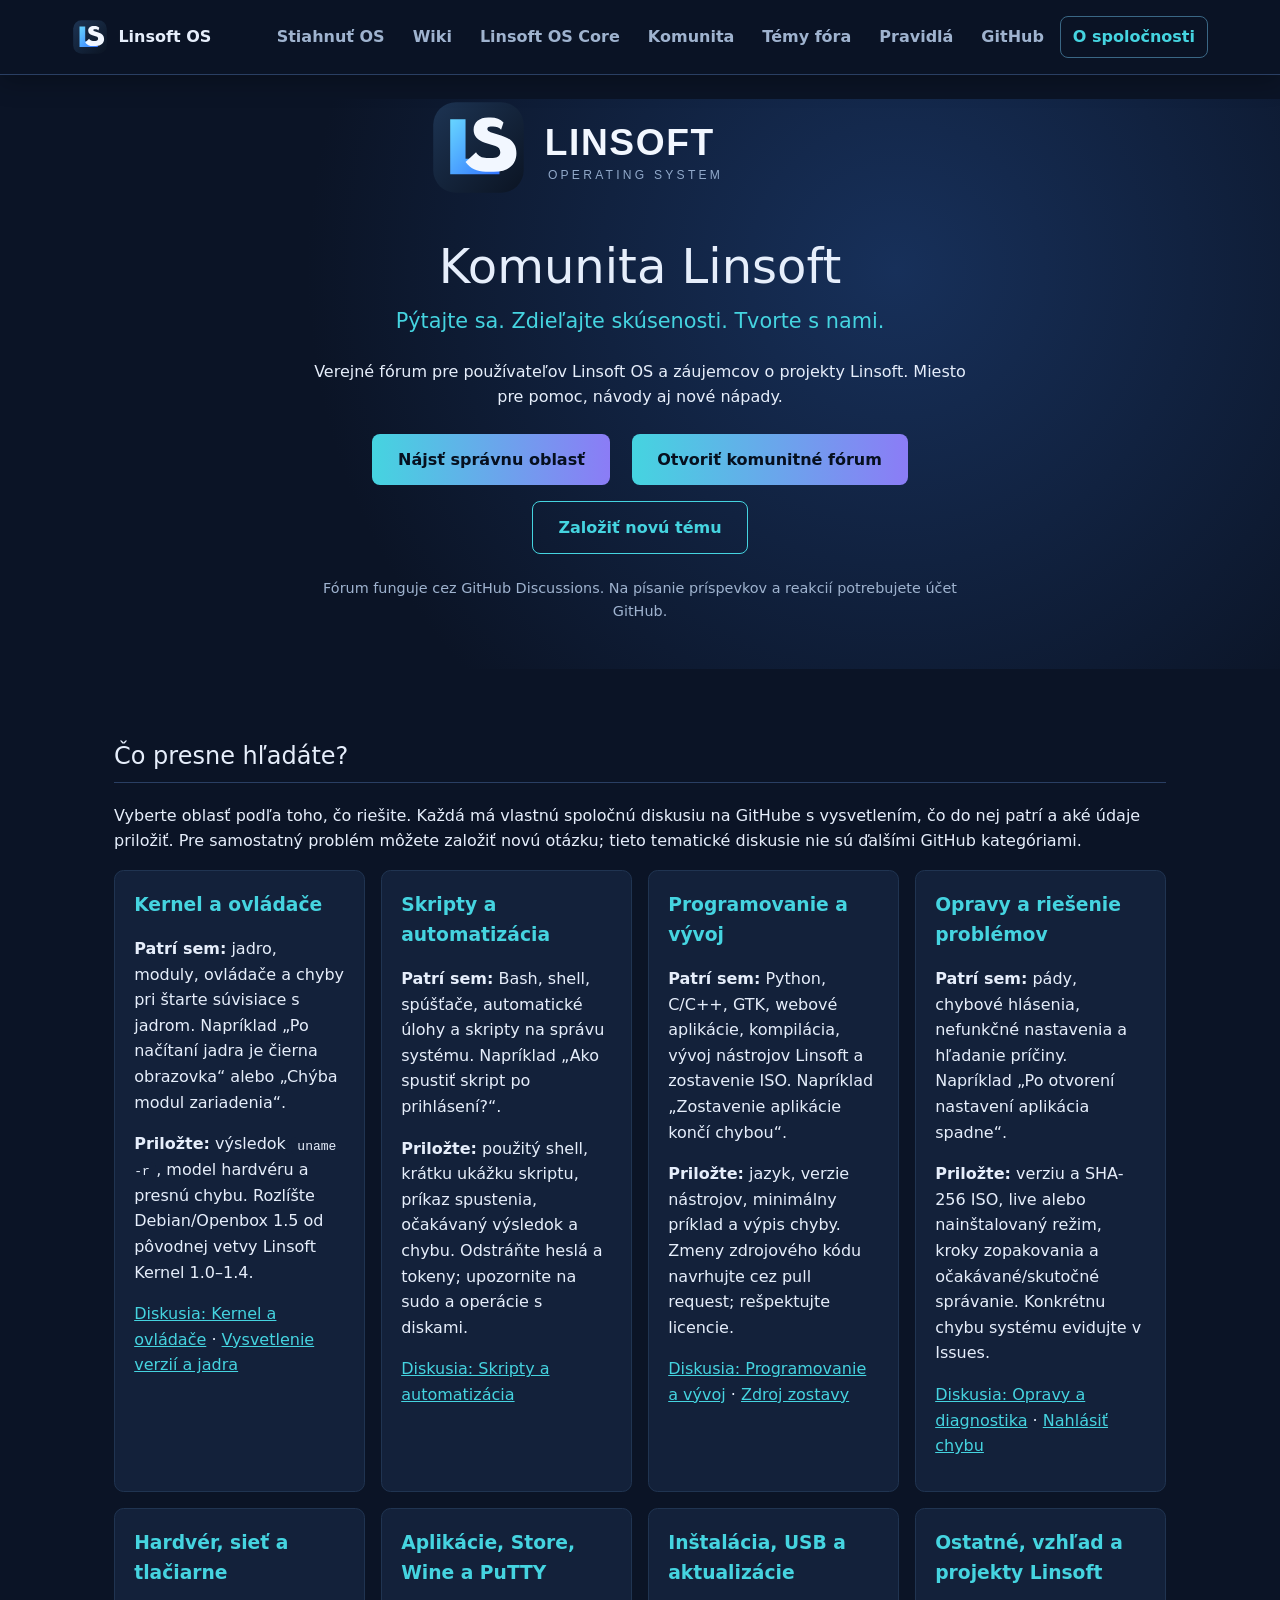
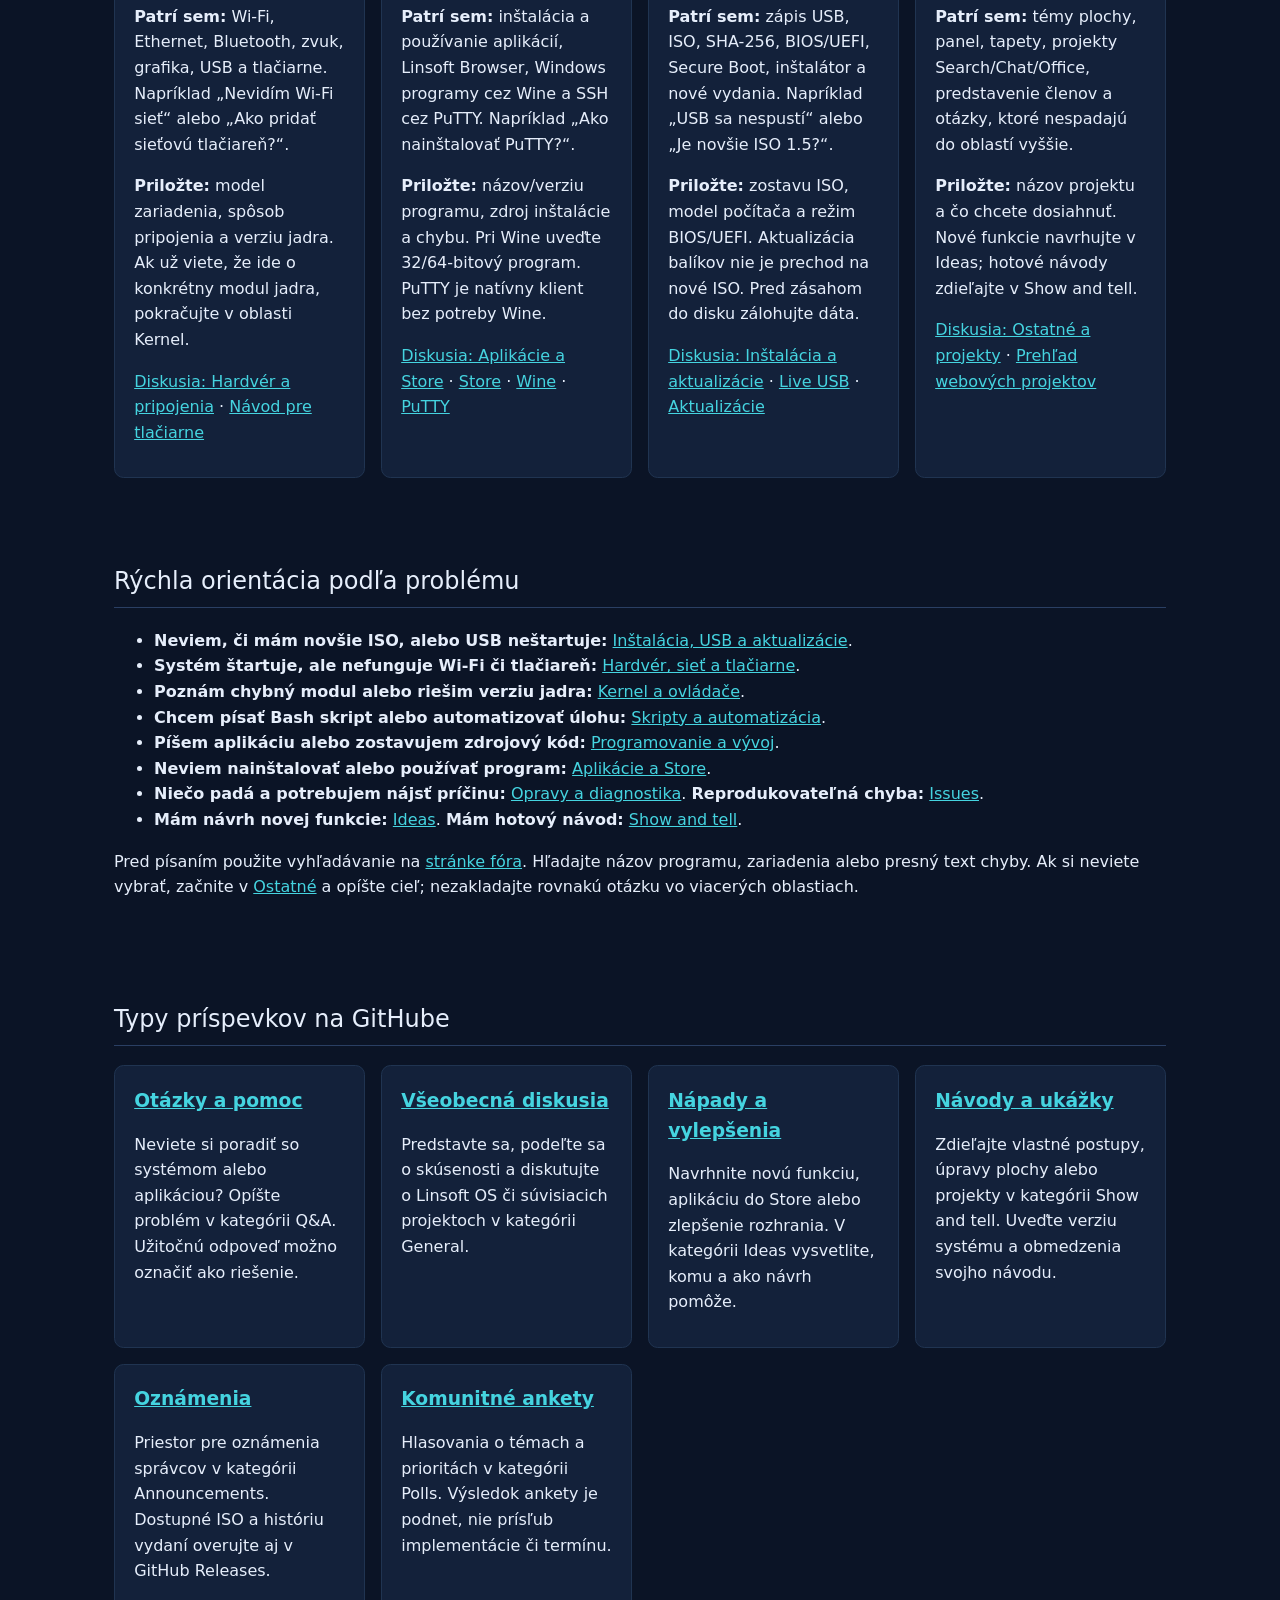
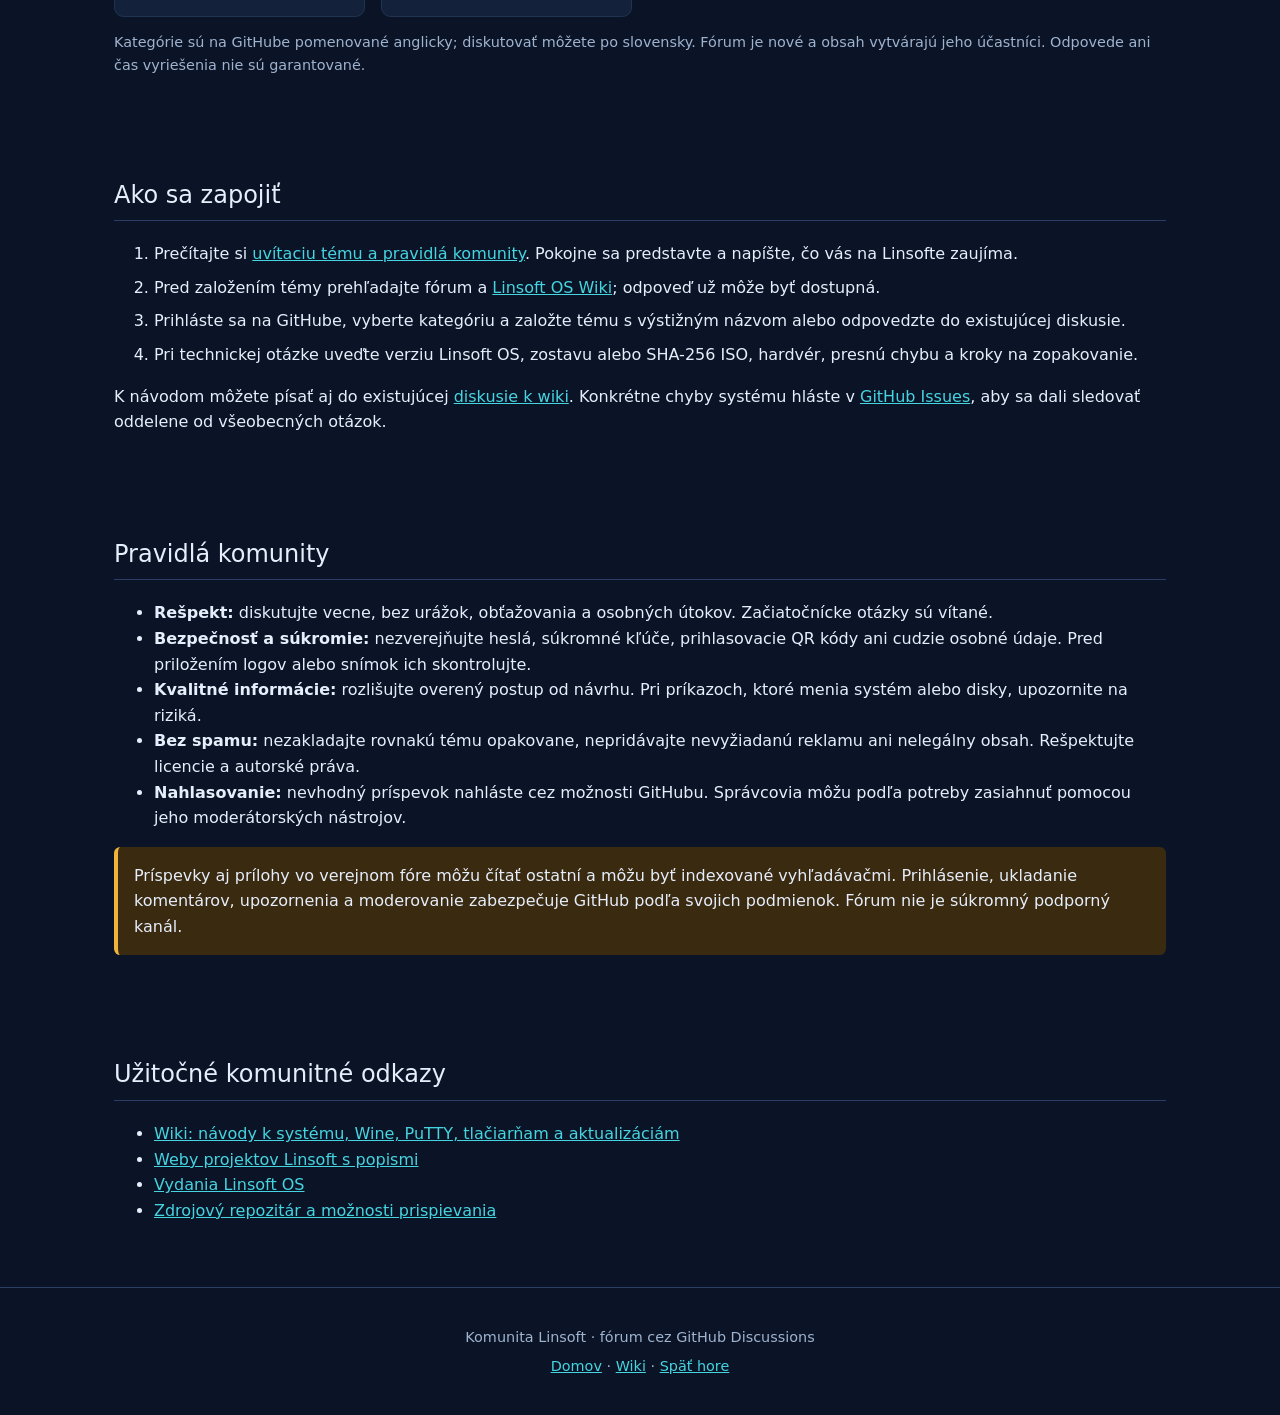
<file: docs/komunita.html>
<!DOCTYPE html>
<html lang="sk">
<head>
<meta charset="utf-8">
<meta name="viewport" content="width=device-width, initial-scale=1">
<title>Komunita Linsoft – fórum, pomoc a nápady</title>
<meta name="description" content="Komunita Linsoft: verejné fórum pre Linsoft OS, otázky, návody, návrhy a skúsenosti používateľov cez GitHub Discussions.">
<meta name="theme-color" content="#0b1426">
<meta property="og:type" content="website">
<meta property="og:title" content="Komunita Linsoft – pridajte sa k diskusii">
<meta property="og:description" content="Pýtajte sa, zdieľajte návody a pomáhajte rozvíjať Linsoft OS.">
<meta property="og:url" content="https://linsoft1.github.io/linsoft-os/komunita.html">
<meta property="og:image" content="https://linsoft1.github.io/linsoft-os/img/linsoft15-desktop.png">
<link rel="canonical" href="https://linsoft1.github.io/linsoft-os/komunita.html">
<link rel="icon" type="image/svg+xml" href="favicon.svg">
<link rel="icon" type="image/png" sizes="32x32" href="favicon-32.png">
<link rel="apple-touch-icon" href="apple-touch-icon.png">
<link rel="stylesheet" href="style.css?v=1.5.11">
</head>
<body>
<a class="skip-link" href="#obsah">Preskočiť na obsah</a>
<div class="site-header">
  <nav aria-label="Hlavná navigácia">
    <a class="brand" href="index.html" aria-label="Linsoft OS – domov"><img class="mark" src="favicon.svg" width="36" height="36" alt=""><span>Linsoft OS</span></a>
    <button class="menu-toggle" type="button" aria-expanded="false" aria-controls="nav-links" hidden>Menu</button>
    <div class="nav-links" id="nav-links">
      <a href="index.html#stiahnut">Stiahnuť OS</a>
      <a href="wiki.html">Wiki</a>
      <a href="core.html">Linsoft OS Core</a>
      <a href="komunita.html" aria-current="page">Komunita</a>
      <a href="#temy">Témy fóra</a>
      <a href="#pravidla">Pravidlá</a>
      <a href="https://github.com/Linsoft1/linsoft-os">GitHub</a>
      <a class="nav-company" href="o-spolocnosti.html">O spoločnosti</a>
    </div>
  </nav>
</div>
<header class="hero article-hero" id="top">
  <div class="hero-text">
    <img class="hero-logo" src="logo.svg" width="520" height="120" alt="Logo Linsoft">
    <h1>Komunita Linsoft</h1>
    <p class="tag">Pýtajte sa. Zdieľajte skúsenosti. Tvorte s nami.</p>
    <p>Verejné fórum pre používateľov Linsoft OS a záujemcov o projekty Linsoft. Miesto pre pomoc, návody aj nové nápady.</p>
    <a class="btn" href="#temy">Nájsť správnu oblasť</a>
    <a class="btn" href="https://github.com/Linsoft1/linsoft-os/discussions">Otvoriť komunitné fórum</a>
    <a class="btn ghost" href="https://github.com/Linsoft1/linsoft-os/discussions/new">Založiť novú tému</a>
    <p class="small">Fórum funguje cez GitHub Discussions. Na písanie príspevkov a reakcií potrebujete účet GitHub.</p>
  </div>
</header>
<main id="obsah">
  <section aria-labelledby="temy">
    <h2 id="temy">Čo presne hľadáte?</h2>
    <p>Vyberte oblasť podľa toho, čo riešite. Každá má vlastnú spoločnú diskusiu na GitHube s vysvetlením, čo do nej patrí a aké údaje priložiť. Pre samostatný problém môžete založiť novú otázku; tieto tematické diskusie nie sú ďalšími GitHub kategóriami.</p>
    <div class="grid">
      <div>
        <h3 id="kernel">Kernel a ovládače</h3>
        <p><b>Patrí sem:</b> jadro, moduly, ovládače a chyby pri štarte súvisiace s jadrom. Napríklad „Po načítaní jadra je čierna obrazovka“ alebo „Chýba modul zariadenia“.</p>
        <p><b>Priložte:</b> výsledok <code>uname -r</code>, model hardvéru a presnú chybu. Rozlíšte Debian/Openbox 1.5 od pôvodnej vetvy Linsoft Kernel 1.0–1.4.</p>
        <p><a href="https://github.com/Linsoft1/linsoft-os/discussions/3">Diskusia: Kernel a ovládače</a> · <a href="wiki.html#system">Vysvetlenie verzií a jadra</a></p>
      </div>
      <div>
        <h3 id="skripty">Skripty a automatizácia</h3>
        <p><b>Patrí sem:</b> Bash, shell, spúšťače, automatické úlohy a skripty na správu systému. Napríklad „Ako spustiť skript po prihlásení?“.</p>
        <p><b>Priložte:</b> použitý shell, krátku ukážku skriptu, príkaz spustenia, očakávaný výsledok a chybu. Odstráňte heslá a tokeny; upozornite na sudo a operácie s diskami.</p>
        <p><a href="https://github.com/Linsoft1/linsoft-os/discussions/4">Diskusia: Skripty a automatizácia</a></p>
      </div>
      <div>
        <h3 id="programovanie">Programovanie a vývoj</h3>
        <p><b>Patrí sem:</b> Python, C/C++, GTK, webové aplikácie, kompilácia, vývoj nástrojov Linsoft a zostavenie ISO. Napríklad „Zostavenie aplikácie končí chybou“.</p>
        <p><b>Priložte:</b> jazyk, verzie nástrojov, minimálny príklad a výpis chyby. Zmeny zdrojového kódu navrhujte cez pull request; rešpektujte licencie.</p>
        <p><a href="https://github.com/Linsoft1/linsoft-os/discussions/5">Diskusia: Programovanie a vývoj</a> · <a href="https://github.com/Linsoft1/linsoft-os/tree/main/linsoft/debian-live">Zdroj zostavy</a></p>
      </div>
      <div>
        <h3 id="opravy">Opravy a riešenie problémov</h3>
        <p><b>Patrí sem:</b> pády, chybové hlásenia, nefunkčné nastavenia a hľadanie príčiny. Napríklad „Po otvorení nastavení aplikácia spadne“.</p>
        <p><b>Priložte:</b> verziu a SHA-256 ISO, live alebo nainštalovaný režim, kroky zopakovania a očakávané/skutočné správanie. Konkrétnu chybu systému evidujte v Issues.</p>
        <p><a href="https://github.com/Linsoft1/linsoft-os/discussions/6">Diskusia: Opravy a diagnostika</a> · <a href="https://github.com/Linsoft1/linsoft-os/issues/new">Nahlásiť chybu</a></p>
      </div>
      <div>
        <h3 id="hardver">Hardvér, sieť a tlačiarne</h3>
        <p><b>Patrí sem:</b> Wi-Fi, Ethernet, Bluetooth, zvuk, grafika, USB a tlačiarne. Napríklad „Nevidím Wi-Fi sieť“ alebo „Ako pridať sieťovú tlačiareň?“.</p>
        <p><b>Priložte:</b> model zariadenia, spôsob pripojenia a verziu jadra. Ak už viete, že ide o konkrétny modul jadra, pokračujte v oblasti Kernel.</p>
        <p><a href="https://github.com/Linsoft1/linsoft-os/discussions/7">Diskusia: Hardvér a pripojenia</a> · <a href="wiki.html#tlaciarne">Návod pre tlačiarne</a></p>
      </div>
      <div>
        <h3 id="aplikacie">Aplikácie, Store, Wine a PuTTY</h3>
        <p><b>Patrí sem:</b> inštalácia a používanie aplikácií, Linsoft Browser, Windows programy cez Wine a SSH cez PuTTY. Napríklad „Ako nainštalovať PuTTY?“.</p>
        <p><b>Priložte:</b> názov/verziu programu, zdroj inštalácie a chybu. Pri Wine uveďte 32/64-bitový program. PuTTY je natívny klient bez potreby Wine.</p>
        <p><a href="https://github.com/Linsoft1/linsoft-os/discussions/8">Diskusia: Aplikácie a Store</a> · <a href="wiki.html#store">Store</a> · <a href="wiki.html#wine">Wine</a> · <a href="wiki.html#putty">PuTTY</a></p>
      </div>
      <div>
        <h3 id="instalacia">Inštalácia, USB a aktualizácie</h3>
        <p><b>Patrí sem:</b> zápis USB, ISO, SHA-256, BIOS/UEFI, Secure Boot, inštalátor a nové vydania. Napríklad „USB sa nespustí“ alebo „Je novšie ISO 1.5?“.</p>
        <p><b>Priložte:</b> zostavu ISO, model počítača a režim BIOS/UEFI. Aktualizácia balíkov nie je prechod na nové ISO. Pred zásahom do disku zálohujte dáta.</p>
        <p><a href="https://github.com/Linsoft1/linsoft-os/discussions/9">Diskusia: Inštalácia a aktualizácie</a> · <a href="wiki.html#usb">Live USB</a> · <a href="wiki.html#aktualizacie">Aktualizácie</a></p>
      </div>
      <div>
        <h3 id="ostatne">Ostatné, vzhľad a projekty Linsoft</h3>
        <p><b>Patrí sem:</b> témy plochy, panel, tapety, projekty Search/Chat/Office, predstavenie členov a otázky, ktoré nespadajú do oblastí vyššie.</p>
        <p><b>Priložte:</b> názov projektu a čo chcete dosiahnuť. Nové funkcie navrhujte v Ideas; hotové návody zdieľajte v Show and tell.</p>
        <p><a href="https://github.com/Linsoft1/linsoft-os/discussions/10">Diskusia: Ostatné a projekty</a> · <a href="wiki.html#projekty">Prehľad webových projektov</a></p>
      </div>
    </div>
  </section>
  <section aria-labelledby="orientacia">
    <h2 id="orientacia">Rýchla orientácia podľa problému</h2>
    <ul>
      <li><b>Neviem, či mám novšie ISO, alebo USB neštartuje:</b> <a href="#instalacia">Inštalácia, USB a aktualizácie</a>.</li>
      <li><b>Systém štartuje, ale nefunguje Wi-Fi či tlačiareň:</b> <a href="#hardver">Hardvér, sieť a tlačiarne</a>.</li>
      <li><b>Poznám chybný modul alebo riešim verziu jadra:</b> <a href="#kernel">Kernel a ovládače</a>.</li>
      <li><b>Chcem písať Bash skript alebo automatizovať úlohu:</b> <a href="#skripty">Skripty a automatizácia</a>.</li>
      <li><b>Píšem aplikáciu alebo zostavujem zdrojový kód:</b> <a href="#programovanie">Programovanie a vývoj</a>.</li>
      <li><b>Neviem nainštalovať alebo používať program:</b> <a href="#aplikacie">Aplikácie a Store</a>.</li>
      <li><b>Niečo padá a potrebujem nájsť príčinu:</b> <a href="#opravy">Opravy a diagnostika</a>. <b>Reprodukovateľná chyba:</b> <a href="https://github.com/Linsoft1/linsoft-os/issues">Issues</a>.</li>
      <li><b>Mám návrh novej funkcie:</b> <a href="https://github.com/Linsoft1/linsoft-os/discussions/categories/ideas">Ideas</a>. <b>Mám hotový návod:</b> <a href="https://github.com/Linsoft1/linsoft-os/discussions/categories/show-and-tell">Show and tell</a>.</li>
    </ul>
    <p>Pred písaním použite vyhľadávanie na <a href="https://github.com/Linsoft1/linsoft-os/discussions">stránke fóra</a>. Hľadajte názov programu, zariadenia alebo presný text chyby. Ak si neviete vybrať, začnite v <a href="#ostatne">Ostatné</a> a opíšte cieľ; nezakladajte rovnakú otázku vo viacerých oblastiach.</p>
  </section>
  <section aria-labelledby="forum">
    <h2 id="forum">Typy príspevkov na GitHube</h2>
    <div class="grid">
      <div><h3><a href="https://github.com/Linsoft1/linsoft-os/discussions/categories/q-a">Otázky a pomoc</a></h3><p>Neviete si poradiť so systémom alebo aplikáciou? Opíšte problém v kategórii Q&amp;A. Užitočnú odpoveď možno označiť ako riešenie.</p></div>
      <div><h3><a href="https://github.com/Linsoft1/linsoft-os/discussions/categories/general">Všeobecná diskusia</a></h3><p>Predstavte sa, podeľte sa o skúsenosti a diskutujte o Linsoft OS či súvisiacich projektoch v kategórii General.</p></div>
      <div><h3><a href="https://github.com/Linsoft1/linsoft-os/discussions/categories/ideas">Nápady a vylepšenia</a></h3><p>Navrhnite novú funkciu, aplikáciu do Store alebo zlepšenie rozhrania. V kategórii Ideas vysvetlite, komu a ako návrh pomôže.</p></div>
      <div><h3><a href="https://github.com/Linsoft1/linsoft-os/discussions/categories/show-and-tell">Návody a ukážky</a></h3><p>Zdieľajte vlastné postupy, úpravy plochy alebo projekty v kategórii Show and tell. Uveďte verziu systému a obmedzenia svojho návodu.</p></div>
      <div><h3><a href="https://github.com/Linsoft1/linsoft-os/discussions/categories/announcements">Oznámenia</a></h3><p>Priestor pre oznámenia správcov v kategórii Announcements. Dostupné ISO a históriu vydaní overujte aj v GitHub Releases.</p></div>
      <div><h3><a href="https://github.com/Linsoft1/linsoft-os/discussions/categories/polls">Komunitné ankety</a></h3><p>Hlasovania o témach a prioritách v kategórii Polls. Výsledok ankety je podnet, nie prísľub implementácie či termínu.</p></div>
    </div>
    <p class="small">Kategórie sú na GitHube pomenované anglicky; diskutovať môžete po slovensky. Fórum je nové a obsah vytvárajú jeho účastníci. Odpovede ani čas vyriešenia nie sú garantované.</p>
  </section>
  <section aria-labelledby="zaciatok">
    <h2 id="zaciatok">Ako sa zapojiť</h2>
    <ol>
      <li>Prečítajte si <a href="https://github.com/Linsoft1/linsoft-os/discussions/2">uvítaciu tému a pravidlá komunity</a>. Pokojne sa predstavte a napíšte, čo vás na Linsofte zaujíma.</li>
      <li>Pred založením témy prehľadajte fórum a <a href="wiki.html">Linsoft OS Wiki</a>; odpoveď už môže byť dostupná.</li>
      <li>Prihláste sa na GitHube, vyberte kategóriu a založte tému s výstižným názvom alebo odpovedzte do existujúcej diskusie.</li>
      <li>Pri technickej otázke uveďte verziu Linsoft OS, zostavu alebo SHA-256 ISO, hardvér, presnú chybu a kroky na zopakovanie.</li>
    </ol>
    <p>K návodom môžete písať aj do existujúcej <a href="https://github.com/Linsoft1/linsoft-os/discussions/1">diskusie k wiki</a>. Konkrétne chyby systému hláste v <a href="https://github.com/Linsoft1/linsoft-os/issues">GitHub Issues</a>, aby sa dali sledovať oddelene od všeobecných otázok.</p>
  </section>
  <section aria-labelledby="pravidla">
    <h2 id="pravidla">Pravidlá komunity</h2>
    <ul>
      <li><b>Rešpekt:</b> diskutujte vecne, bez urážok, obťažovania a osobných útokov. Začiatočnícke otázky sú vítané.</li>
      <li><b>Bezpečnosť a súkromie:</b> nezverejňujte heslá, súkromné kľúče, prihlasovacie QR kódy ani cudzie osobné údaje. Pred priložením logov alebo snímok ich skontrolujte.</li>
      <li><b>Kvalitné informácie:</b> rozlišujte overený postup od návrhu. Pri príkazoch, ktoré menia systém alebo disky, upozornite na riziká.</li>
      <li><b>Bez spamu:</b> nezakladajte rovnakú tému opakovane, nepridávajte nevyžiadanú reklamu ani nelegálny obsah. Rešpektujte licencie a autorské práva.</li>
      <li><b>Nahlasovanie:</b> nevhodný príspevok nahláste cez možnosti GitHubu. Správcovia môžu podľa potreby zasiahnuť pomocou jeho moderátorských nástrojov.</li>
    </ul>
    <p class="warn">Príspevky aj prílohy vo verejnom fóre môžu čítať ostatní a môžu byť indexované vyhľadávačmi. Prihlásenie, ukladanie komentárov, upozornenia a moderovanie zabezpečuje GitHub podľa svojich podmienok. Fórum nie je súkromný podporný kanál.</p>
  </section>
  <section aria-labelledby="odkazy">
    <h2 id="odkazy">Užitočné komunitné odkazy</h2>
    <ul>
      <li><a href="wiki.html">Wiki: návody k systému, Wine, PuTTY, tlačiarňam a aktualizáciám</a></li>
      <li><a href="wiki.html#projekty">Weby projektov Linsoft s popismi</a></li>
      <li><a href="https://github.com/Linsoft1/linsoft-os/releases">Vydania Linsoft OS</a></li>
      <li><a href="https://github.com/Linsoft1/linsoft-os">Zdrojový repozitár a možnosti prispievania</a></li>
    </ul>
  </section>
</main>
<footer>
  <p>Komunita Linsoft · fórum cez GitHub Discussions</p>
  <p><a href="index.html">Domov</a> · <a href="wiki.html">Wiki</a> · <a href="#top">Späť hore</a></p>
</footer>
<script src="site.js?v=1.5.10"></script>
</body>
</html>
</file>
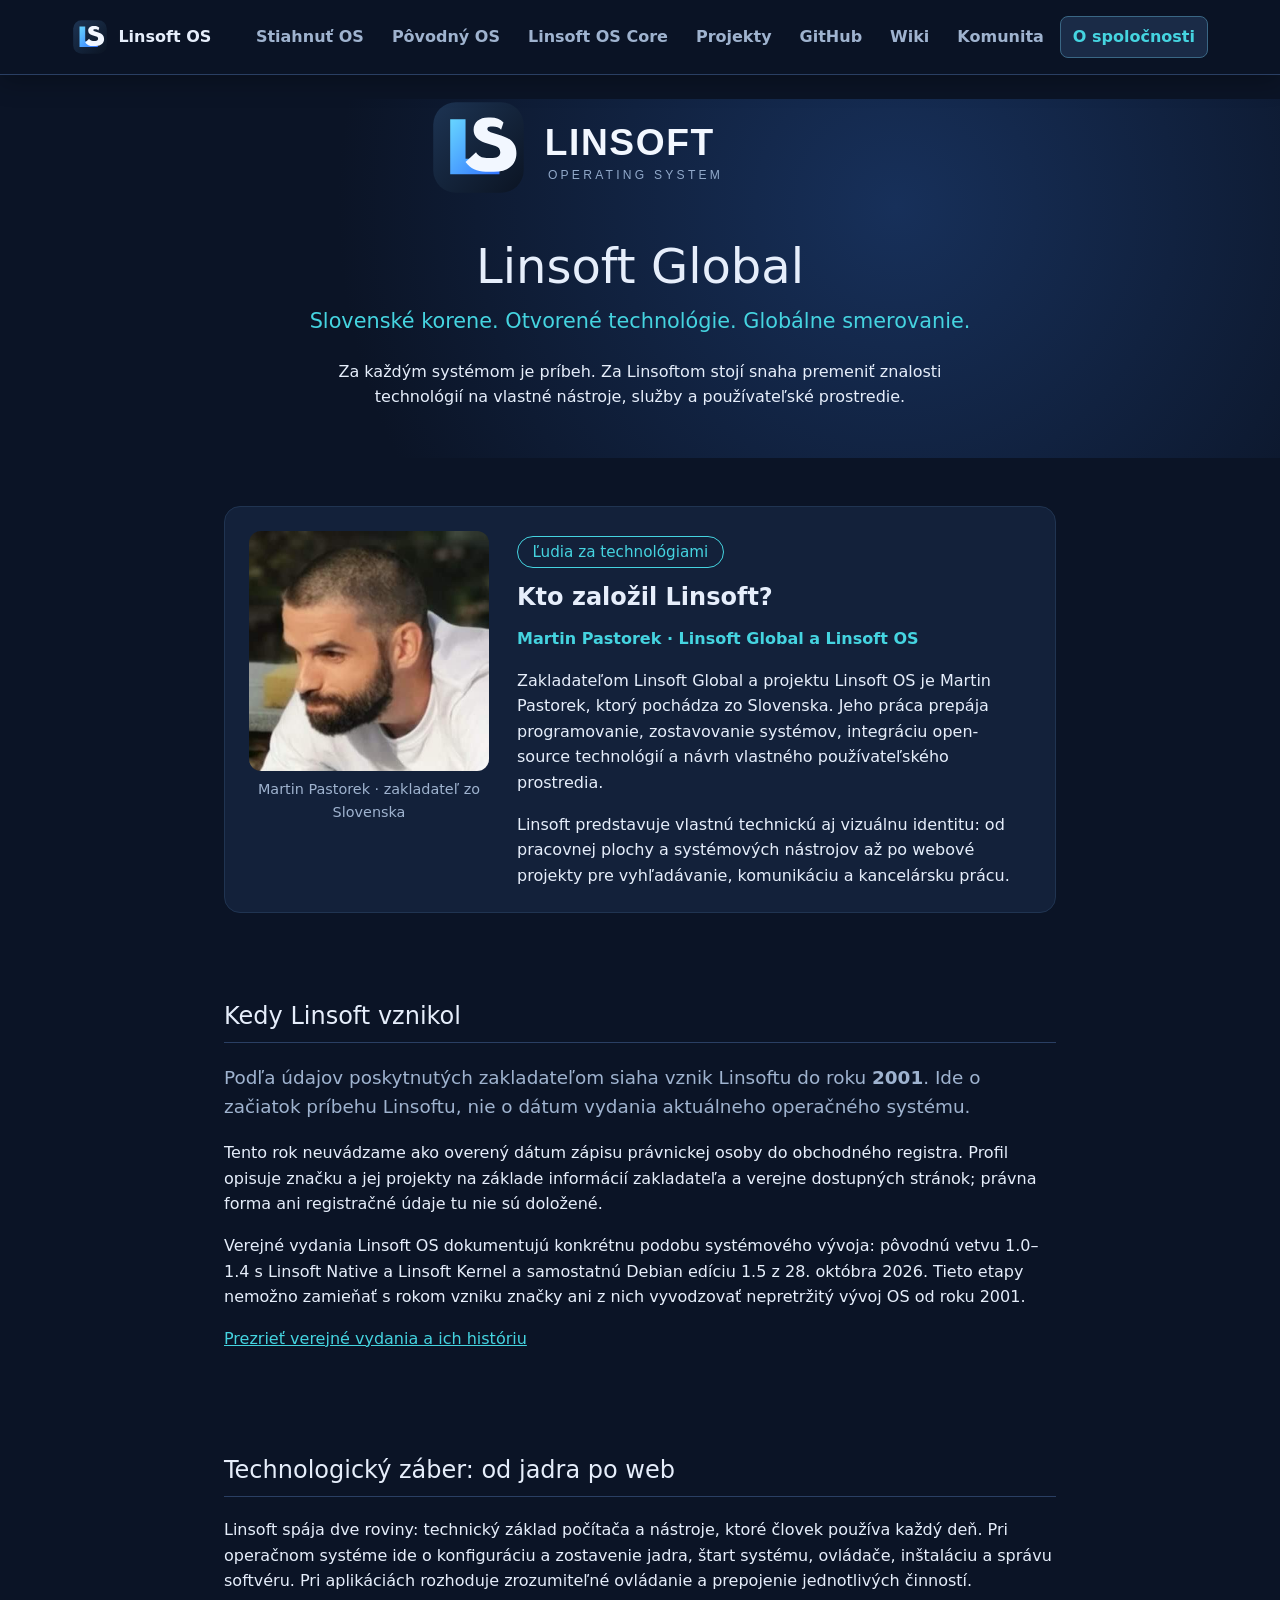
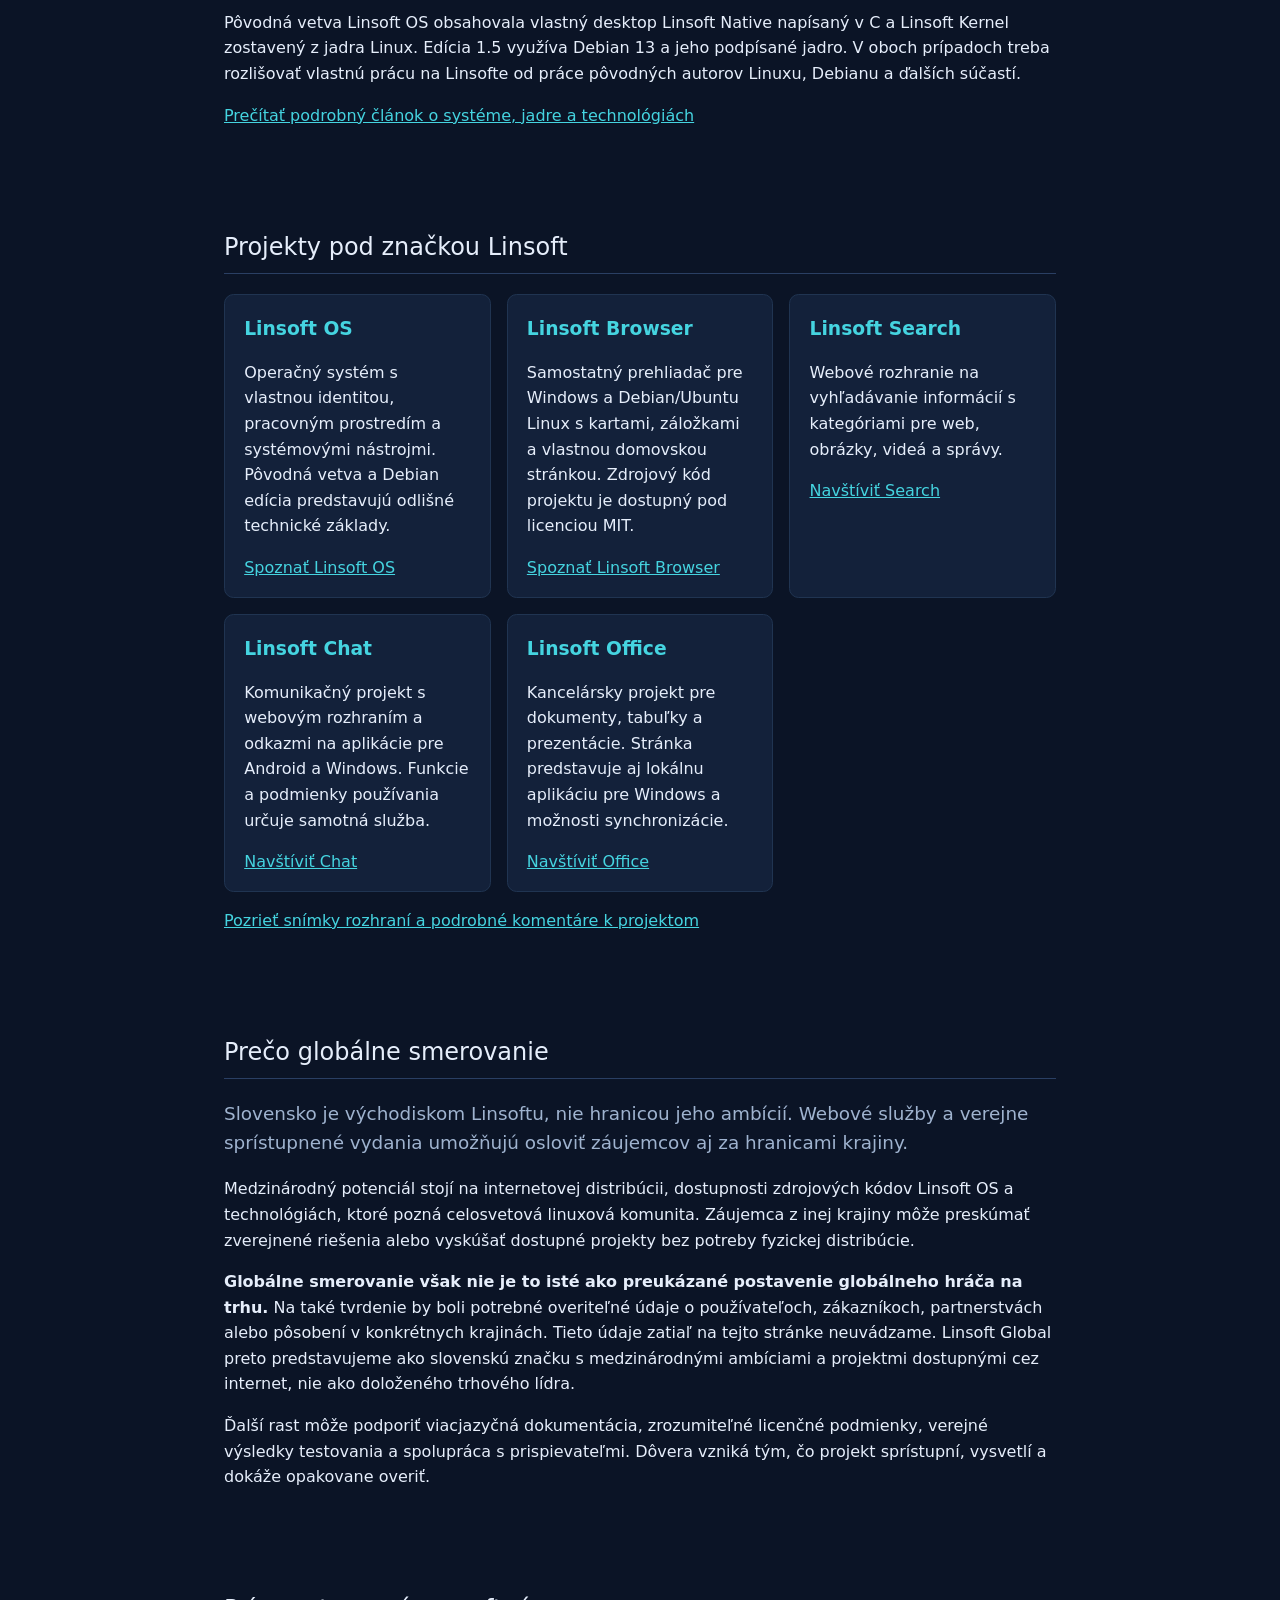
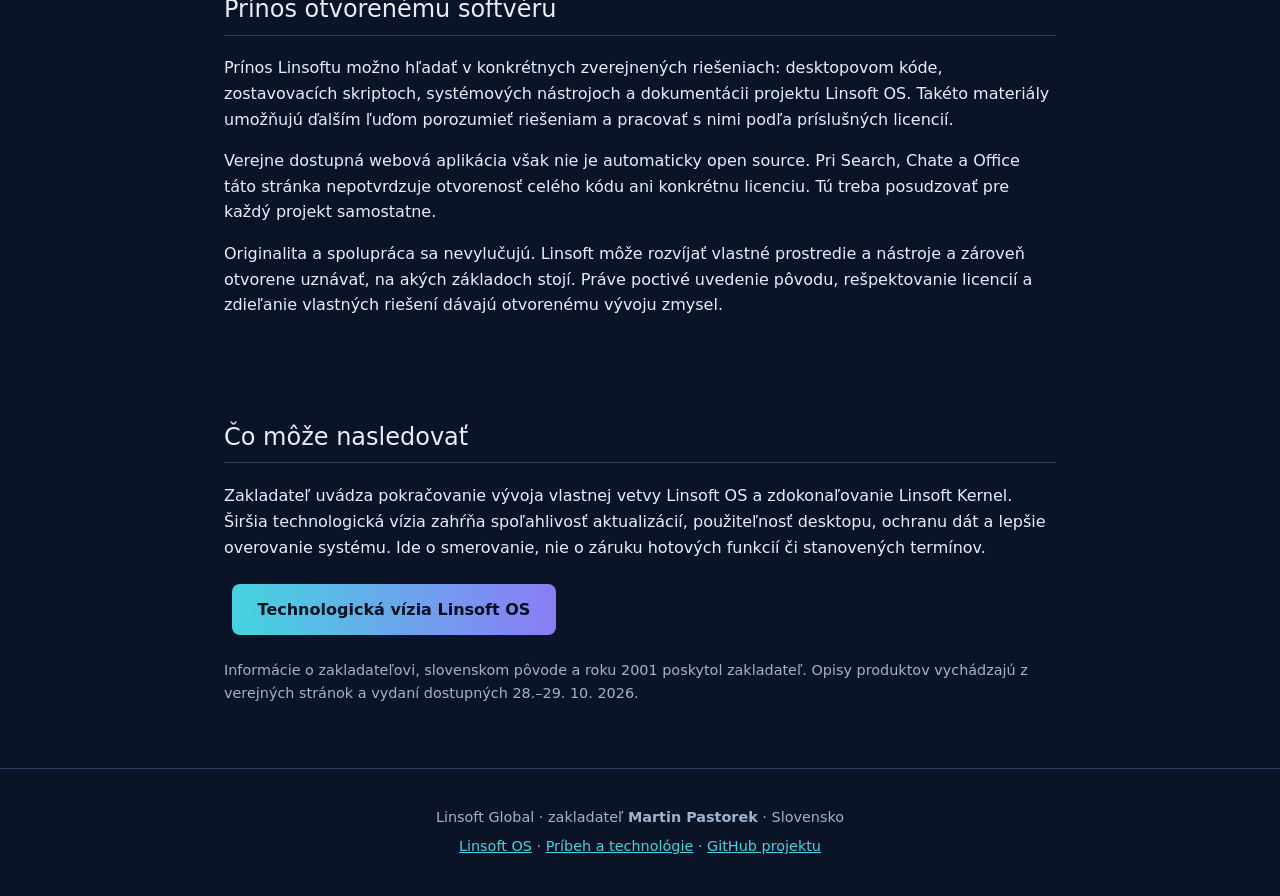
<file: docs/o-spolocnosti.html>
<!DOCTYPE html>
<html lang="sk">
<head>
<meta charset="utf-8">
<meta name="viewport" content="width=device-width, initial-scale=1">
<title>O spoločnosti Linsoft Global – príbeh, zakladateľ a projekty</title>
<meta name="description" content="Linsoft Global: slovenské korene, zakladateľ Martin Pastorek, história od roku 2001 podľa zakladateľa a projekty Linsoft OS, Browser, Search, Chat a Office.">
<meta name="theme-color" content="#0b1426">
<meta property="og:type" content="website">
<meta property="og:title" content="Linsoft Global – slovenské korene, globálne smerovanie">
<meta property="og:description" content="Príbeh zakladateľa Martina Pastoreka, otvorených technológií a sveta projektov Linsoft.">
<meta property="og:url" content="https://linsoft1.github.io/linsoft-os/o-spolocnosti.html">
<meta property="og:image" content="https://linsoft1.github.io/linsoft-os/img/martin-pastorek.jpeg">
<link rel="icon" type="image/svg+xml" href="favicon.svg">
<link rel="icon" type="image/png" sizes="32x32" href="favicon-32.png">
<link rel="apple-touch-icon" href="apple-touch-icon.png">
<link rel="stylesheet" href="style.css?v=1.5.11">
</head>
<body>
<a class="skip-link" href="#obsah">Preskočiť na obsah</a>
<div class="site-header">
  <nav aria-label="Hlavná navigácia">
    <a class="brand" href="index.html" aria-label="Linsoft OS – domov"><img class="mark" src="favicon.svg" width="36" height="36" alt=""><span>Linsoft OS</span></a>
    <button class="menu-toggle" type="button" aria-expanded="false" aria-controls="nav-links" hidden>Menu</button>
    <div class="nav-links" id="nav-links">
      <a href="index.html#stiahnut">Stiahnuť OS</a>
      <a href="povodny-linsoft-os.html">Pôvodný OS</a>
      <a href="core.html">Linsoft OS Core</a>
      <a href="#projekty">Projekty</a>
      <a href="https://github.com/Linsoft1/linsoft-os">GitHub</a>
      <a href="wiki.html">Wiki</a>
      <a href="komunita.html">Komunita</a>
      <a class="nav-company" href="o-spolocnosti.html" aria-current="page">O spoločnosti</a>
    </div>
  </nav>
</div>
<header class="hero article-hero" id="top">
  <div class="hero-text">
    <img class="hero-logo" src="logo.svg" width="520" height="120" alt="Logo Linsoft">
    <h1>Linsoft Global</h1>
    <p class="tag">Slovenské korene. Otvorené technológie. Globálne smerovanie.</p>
    <p>Za každým systémom je príbeh. Za Linsoftom stojí snaha premeniť znalosti technológií na vlastné nástroje, služby a používateľské prostredie.</p>
  </div>
</header>
<main id="obsah">
<article class="article">
  <section class="founder-profile" aria-labelledby="zakladatel">
    <figure class="founder-photo">
      <img src="img/martin-pastorek.jpeg" width="417" height="417" alt="Martin Pastorek, zakladateľ Linsoft Global a Linsoft OS">
      <figcaption>Martin Pastorek · zakladateľ zo Slovenska</figcaption>
    </figure>
    <div>
      <p class="version">Ľudia za technológiami</p>
      <h2 id="zakladatel">Kto založil Linsoft?</h2>
      <p class="founder-role">Martin Pastorek · Linsoft Global a Linsoft OS</p>
      <p>Zakladateľom Linsoft Global a projektu Linsoft OS je Martin Pastorek, ktorý pochádza zo Slovenska. Jeho práca prepája programovanie, zostavovanie systémov, integráciu open-source technológií a návrh vlastného používateľského prostredia.</p>
      <p>Linsoft predstavuje vlastnú technickú aj vizuálnu identitu: od pracovnej plochy a systémových nástrojov až po webové projekty pre vyhľadávanie, komunikáciu a kancelársku prácu.</p>
    </div>
  </section>

  <section aria-labelledby="historia">
    <h2 id="historia">Kedy Linsoft vznikol</h2>
    <p class="lead">Podľa údajov poskytnutých zakladateľom siaha vznik Linsoftu do roku <b>2001</b>. Ide o začiatok príbehu Linsoftu, nie o dátum vydania aktuálneho operačného systému.</p>
    <p>Tento rok neuvádzame ako overený dátum zápisu právnickej osoby do obchodného registra. Profil opisuje značku a jej projekty na základe informácií zakladateľa a verejne dostupných stránok; právna forma ani registračné údaje tu nie sú doložené.</p>
    <p>Verejné vydania Linsoft OS dokumentujú konkrétnu podobu systémového vývoja: pôvodnú vetvu 1.0–1.4 s Linsoft Native a Linsoft Kernel a samostatnú Debian edíciu 1.5 z 28. októbra 2026. Tieto etapy nemožno zamieňať s rokom vzniku značky ani z nich vyvodzovať nepretržitý vývoj OS od roku 2001.</p>
    <p><a href="https://github.com/Linsoft1/linsoft-os/releases">Prezrieť verejné vydania a ich históriu</a></p>
  </section>

  <section aria-labelledby="technologie">
    <h2 id="technologie">Technologický záber: od jadra po web</h2>
    <p>Linsoft spája dve roviny: technický základ počítača a nástroje, ktoré človek používa každý deň. Pri operačnom systéme ide o konfiguráciu a zostavenie jadra, štart systému, ovládače, inštaláciu a správu softvéru. Pri aplikáciách rozhoduje zrozumiteľné ovládanie a prepojenie jednotlivých činností.</p>
    <p>Pôvodná vetva Linsoft OS obsahovala vlastný desktop Linsoft Native napísaný v C a Linsoft Kernel zostavený z jadra Linux. Edícia 1.5 využíva Debian 13 a jeho podpísané jadro. V oboch prípadoch treba rozlišovať vlastnú prácu na Linsofte od práce pôvodných autorov Linuxu, Debianu a ďalších súčastí.</p>
    <p><a href="povodny-linsoft-os.html">Prečítať podrobný článok o systéme, jadre a technológiách</a></p>
  </section>

  <section aria-labelledby="projekty">
    <h2 id="projekty">Projekty pod značkou Linsoft</h2>
    <div class="grid">
      <div><h3>Linsoft OS</h3><p>Operačný systém s vlastnou identitou, pracovným prostredím a systémovými nástrojmi. Pôvodná vetva a Debian edícia predstavujú odlišné technické základy.</p><a href="index.html">Spoznať Linsoft OS</a></div>
      <div><h3>Linsoft Browser</h3><p>Samostatný prehliadač pre Windows a Debian/Ubuntu Linux s kartami, záložkami a vlastnou domovskou stránkou. Zdrojový kód projektu je dostupný pod licenciou MIT.</p><a href="https://linsoft1.github.io/v2.0.1/">Spoznať Linsoft Browser</a></div>
      <div><h3>Linsoft Search</h3><p>Webové rozhranie na vyhľadávanie informácií s kategóriami pre web, obrázky, videá a správy.</p><a href="https://linsoft.ddns.net/linsoft-search/">Navštíviť Search</a></div>
      <div><h3>Linsoft Chat</h3><p>Komunikačný projekt s webovým rozhraním a odkazmi na aplikácie pre Android a Windows. Funkcie a podmienky používania určuje samotná služba.</p><a href="https://linsoft.ddns.net/Linsoft-chat/">Navštíviť Chat</a></div>
      <div><h3>Linsoft Office</h3><p>Kancelársky projekt pre dokumenty, tabuľky a prezentácie. Stránka predstavuje aj lokálnu aplikáciu pre Windows a možnosti synchronizácie.</p><a href="https://linsoft.ddns.net/linsoft-offiece/">Navštíviť Office</a></div>
    </div>
    <p><a href="povodny-linsoft-os.html#projekty">Pozrieť snímky rozhraní a podrobné komentáre k projektom</a></p>
  </section>

  <section aria-labelledby="globalne">
    <h2 id="globalne">Prečo globálne smerovanie</h2>
    <p class="lead">Slovensko je východiskom Linsoftu, nie hranicou jeho ambícií. Webové služby a verejne sprístupnené vydania umožňujú osloviť záujemcov aj za hranicami krajiny.</p>
    <p>Medzinárodný potenciál stojí na internetovej distribúcii, dostupnosti zdrojových kódov Linsoft OS a technológiách, ktoré pozná celosvetová linuxová komunita. Záujemca z inej krajiny môže preskúmať zverejnené riešenia alebo vyskúšať dostupné projekty bez potreby fyzickej distribúcie.</p>
    <p><b>Globálne smerovanie však nie je to isté ako preukázané postavenie globálneho hráča na trhu.</b> Na také tvrdenie by boli potrebné overiteľné údaje o používateľoch, zákazníkoch, partnerstvách alebo pôsobení v konkrétnych krajinách. Tieto údaje zatiaľ na tejto stránke neuvádzame. Linsoft Global preto predstavujeme ako slovenskú značku s medzinárodnými ambíciami a projektmi dostupnými cez internet, nie ako doloženého trhového lídra.</p>
    <p>Ďalší rast môže podporiť viacjazyčná dokumentácia, zrozumiteľné licenčné podmienky, verejné výsledky testovania a spolupráca s prispievateľmi. Dôvera vzniká tým, čo projekt sprístupní, vysvetlí a dokáže opakovane overiť.</p>
  </section>

  <section aria-labelledby="open-source">
    <h2 id="open-source">Prínos otvorenému softvéru</h2>
    <p>Prínos Linsoftu možno hľadať v konkrétnych zverejnených riešeniach: desktopovom kóde, zostavovacích skriptoch, systémových nástrojoch a dokumentácii projektu Linsoft OS. Takéto materiály umožňujú ďalším ľuďom porozumieť riešeniam a pracovať s nimi podľa príslušných licencií.</p>
    <p>Verejne dostupná webová aplikácia však nie je automaticky open source. Pri Search, Chate a Office táto stránka nepotvrdzuje otvorenosť celého kódu ani konkrétnu licenciu. Tú treba posudzovať pre každý projekt samostatne.</p>
    <p>Originalita a spolupráca sa nevylučujú. Linsoft môže rozvíjať vlastné prostredie a nástroje a zároveň otvorene uznávať, na akých základoch stojí. Práve poctivé uvedenie pôvodu, rešpektovanie licencií a zdieľanie vlastných riešení dávajú otvorenému vývoju zmysel.</p>
  </section>

  <section aria-labelledby="smerovanie">
    <h2 id="smerovanie">Čo môže nasledovať</h2>
    <p>Zakladateľ uvádza pokračovanie vývoja vlastnej vetvy Linsoft OS a zdokonaľovanie Linsoft Kernel. Širšia technologická vízia zahŕňa spoľahlivosť aktualizácií, použiteľnosť desktopu, ochranu dát a lepšie overovanie systému. Ide o smerovanie, nie o záruku hotových funkcií či stanovených termínov.</p>
    <p><a class="btn" href="povodny-linsoft-os.html#buducnost">Technologická vízia Linsoft OS</a></p>
    <p class="small">Informácie o zakladateľovi, slovenskom pôvode a roku 2001 poskytol zakladateľ. Opisy produktov vychádzajú z verejných stránok a vydaní dostupných 28.–29. 10. 2026.</p>
  </section>
</article>
</main>
<footer>
  <p>Linsoft Global · zakladateľ <b>Martin Pastorek</b> · Slovensko</p>
  <p><a href="index.html">Linsoft OS</a> · <a href="povodny-linsoft-os.html">Príbeh a technológie</a> · <a href="https://github.com/Linsoft1/linsoft-os">GitHub projektu</a></p>
</footer>
<script src="site.js?v=1.5.10"></script>
</body>
</html>
</file>
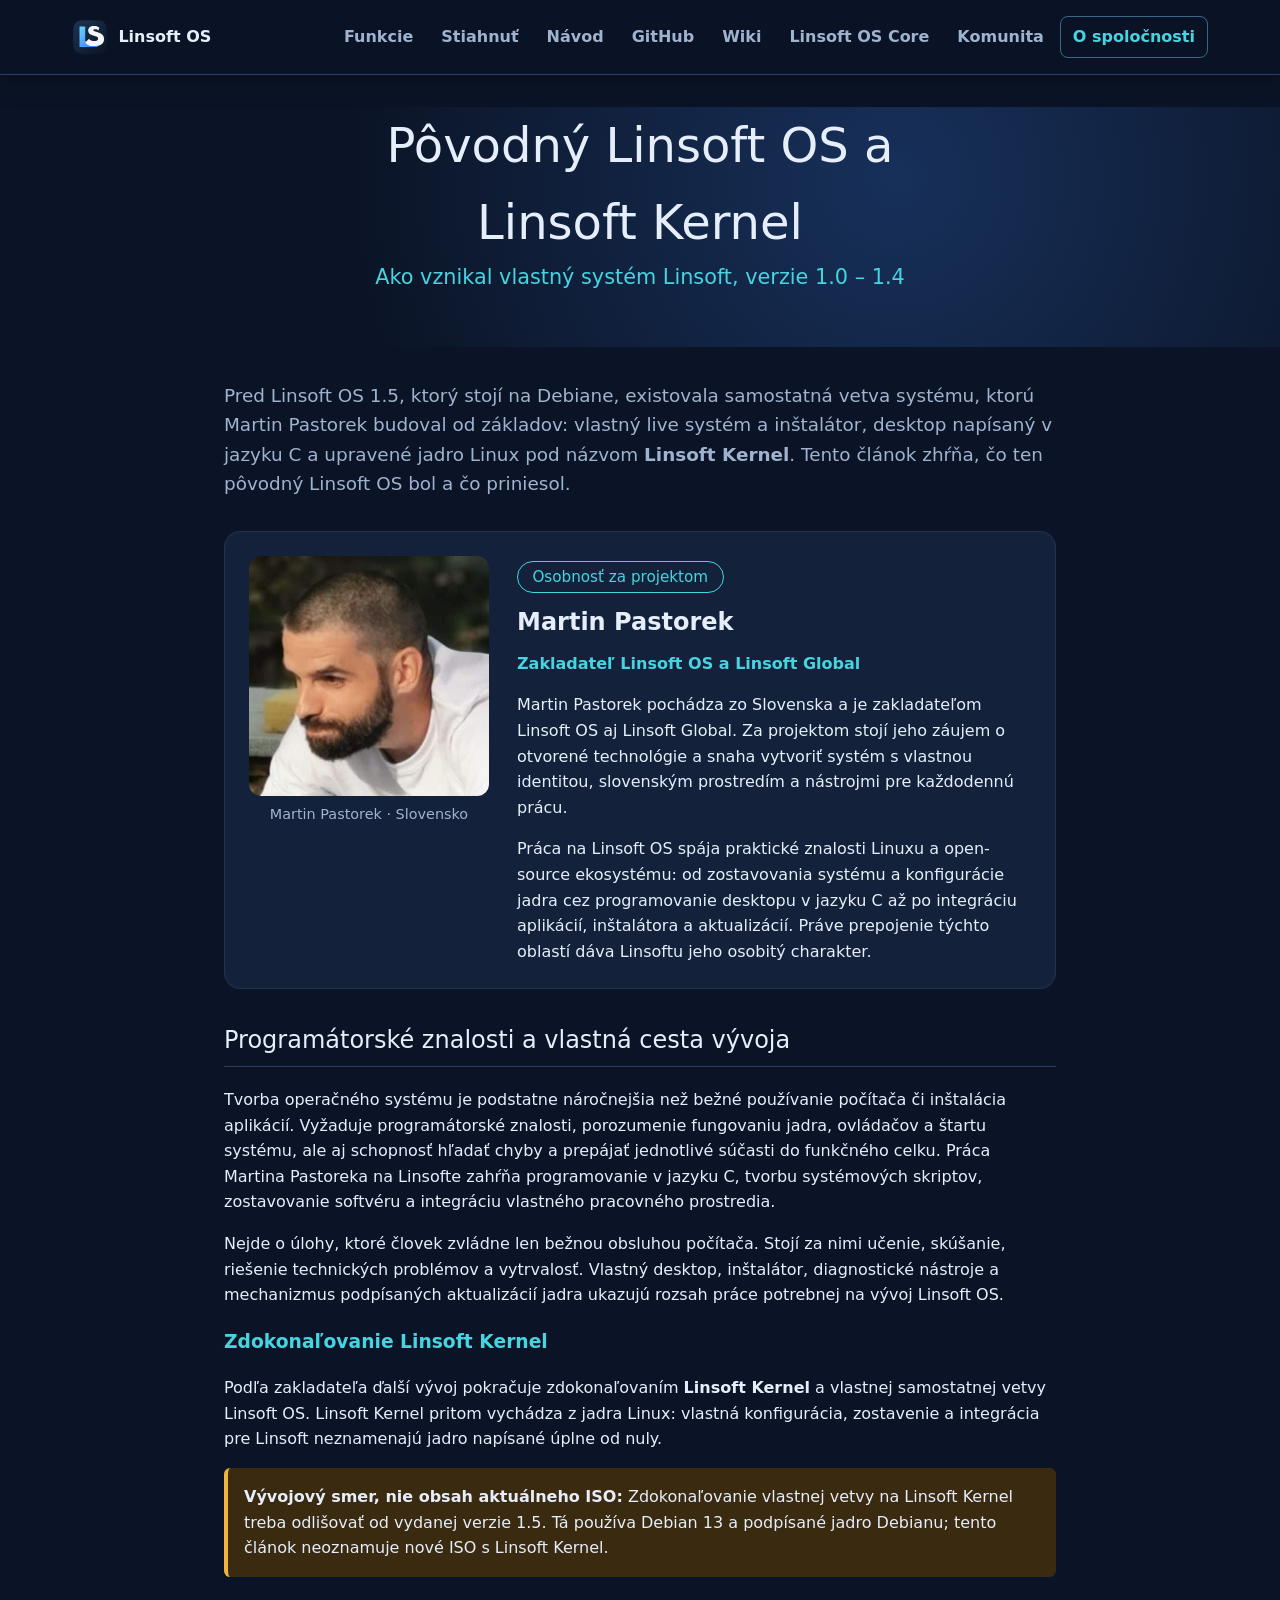
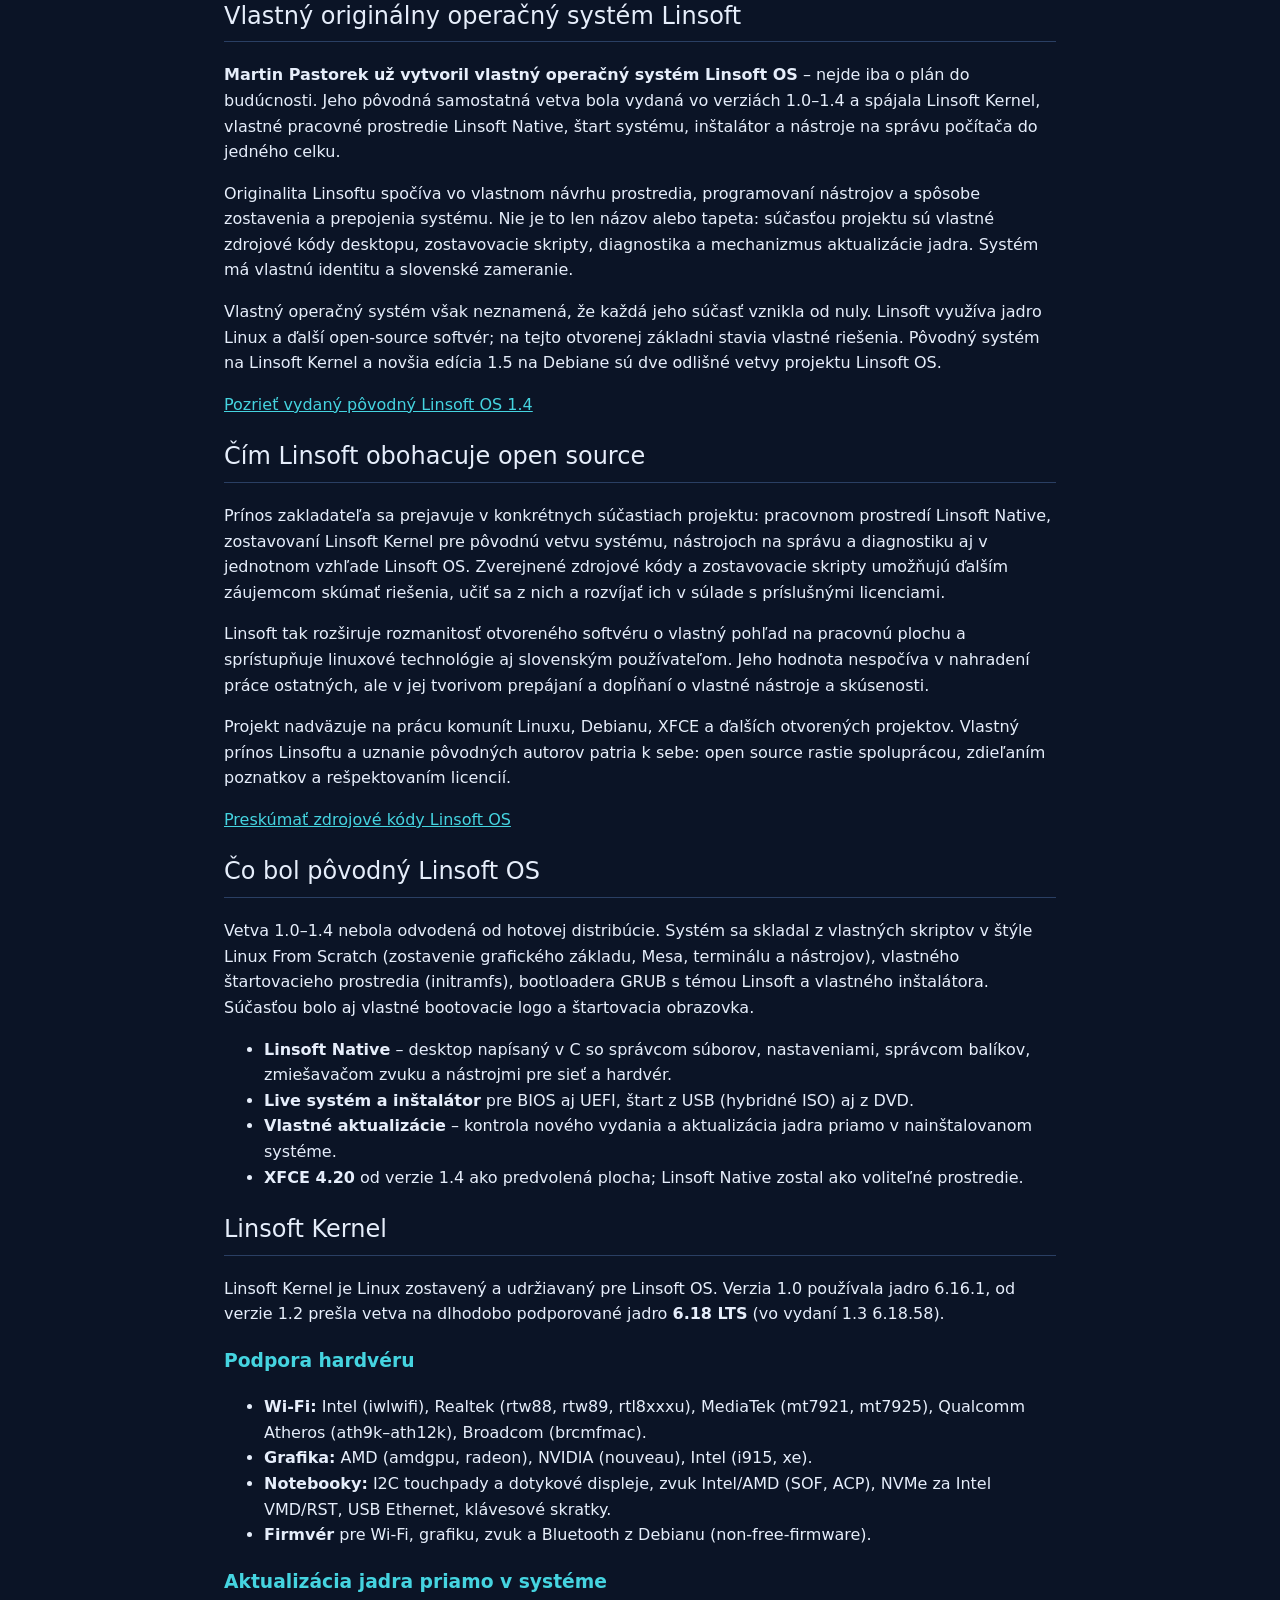
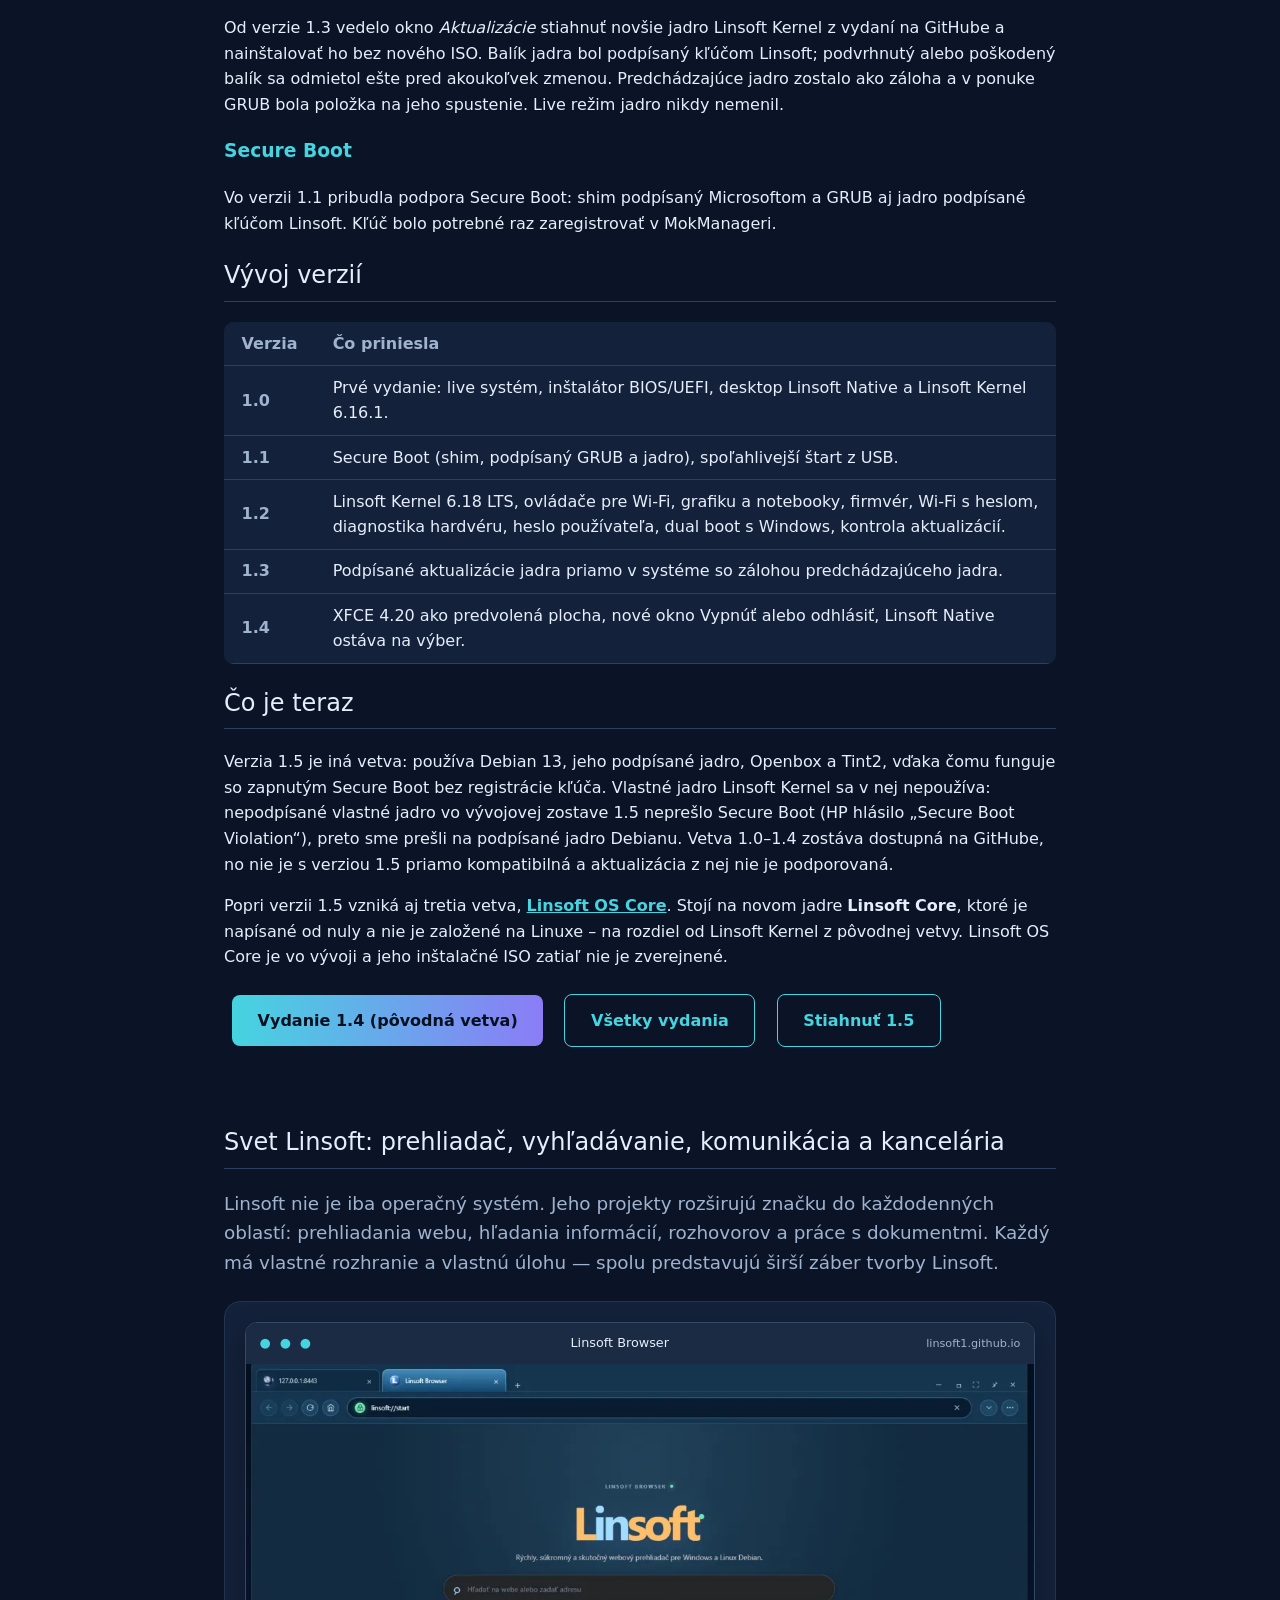
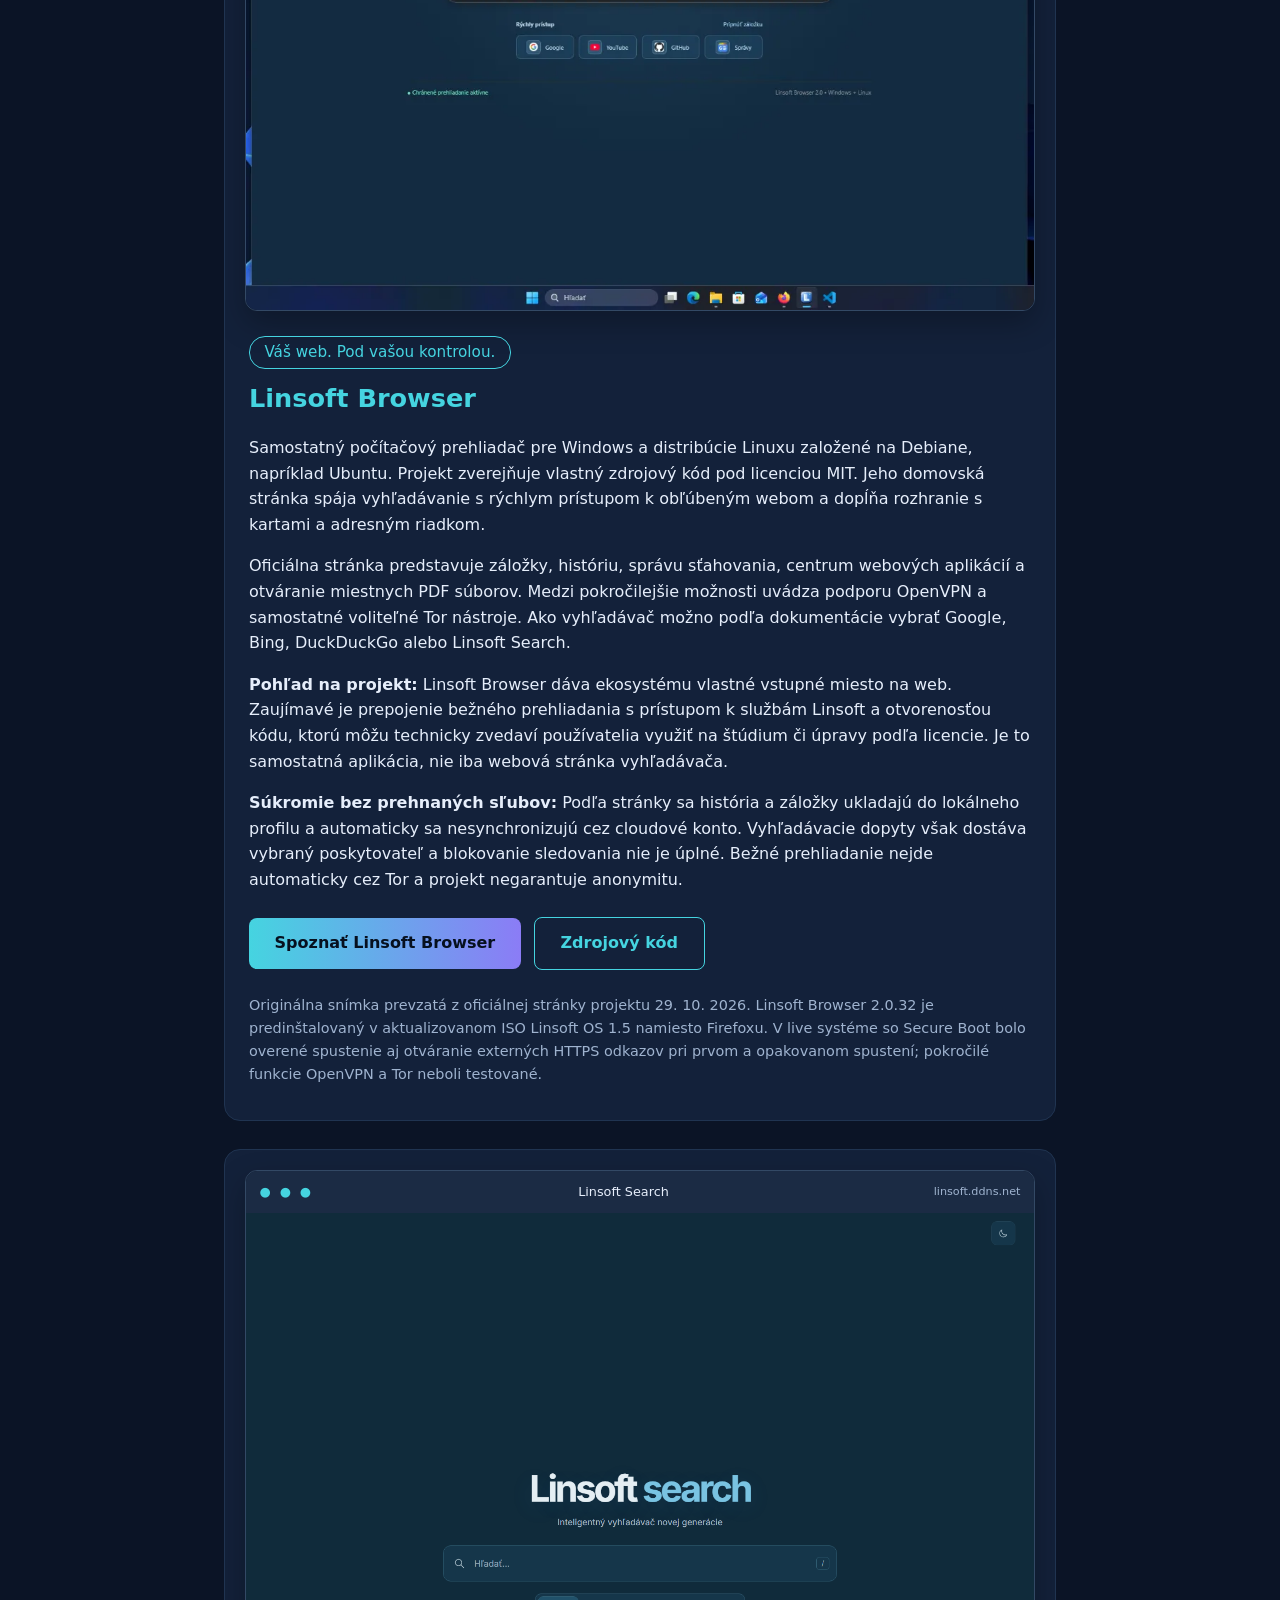
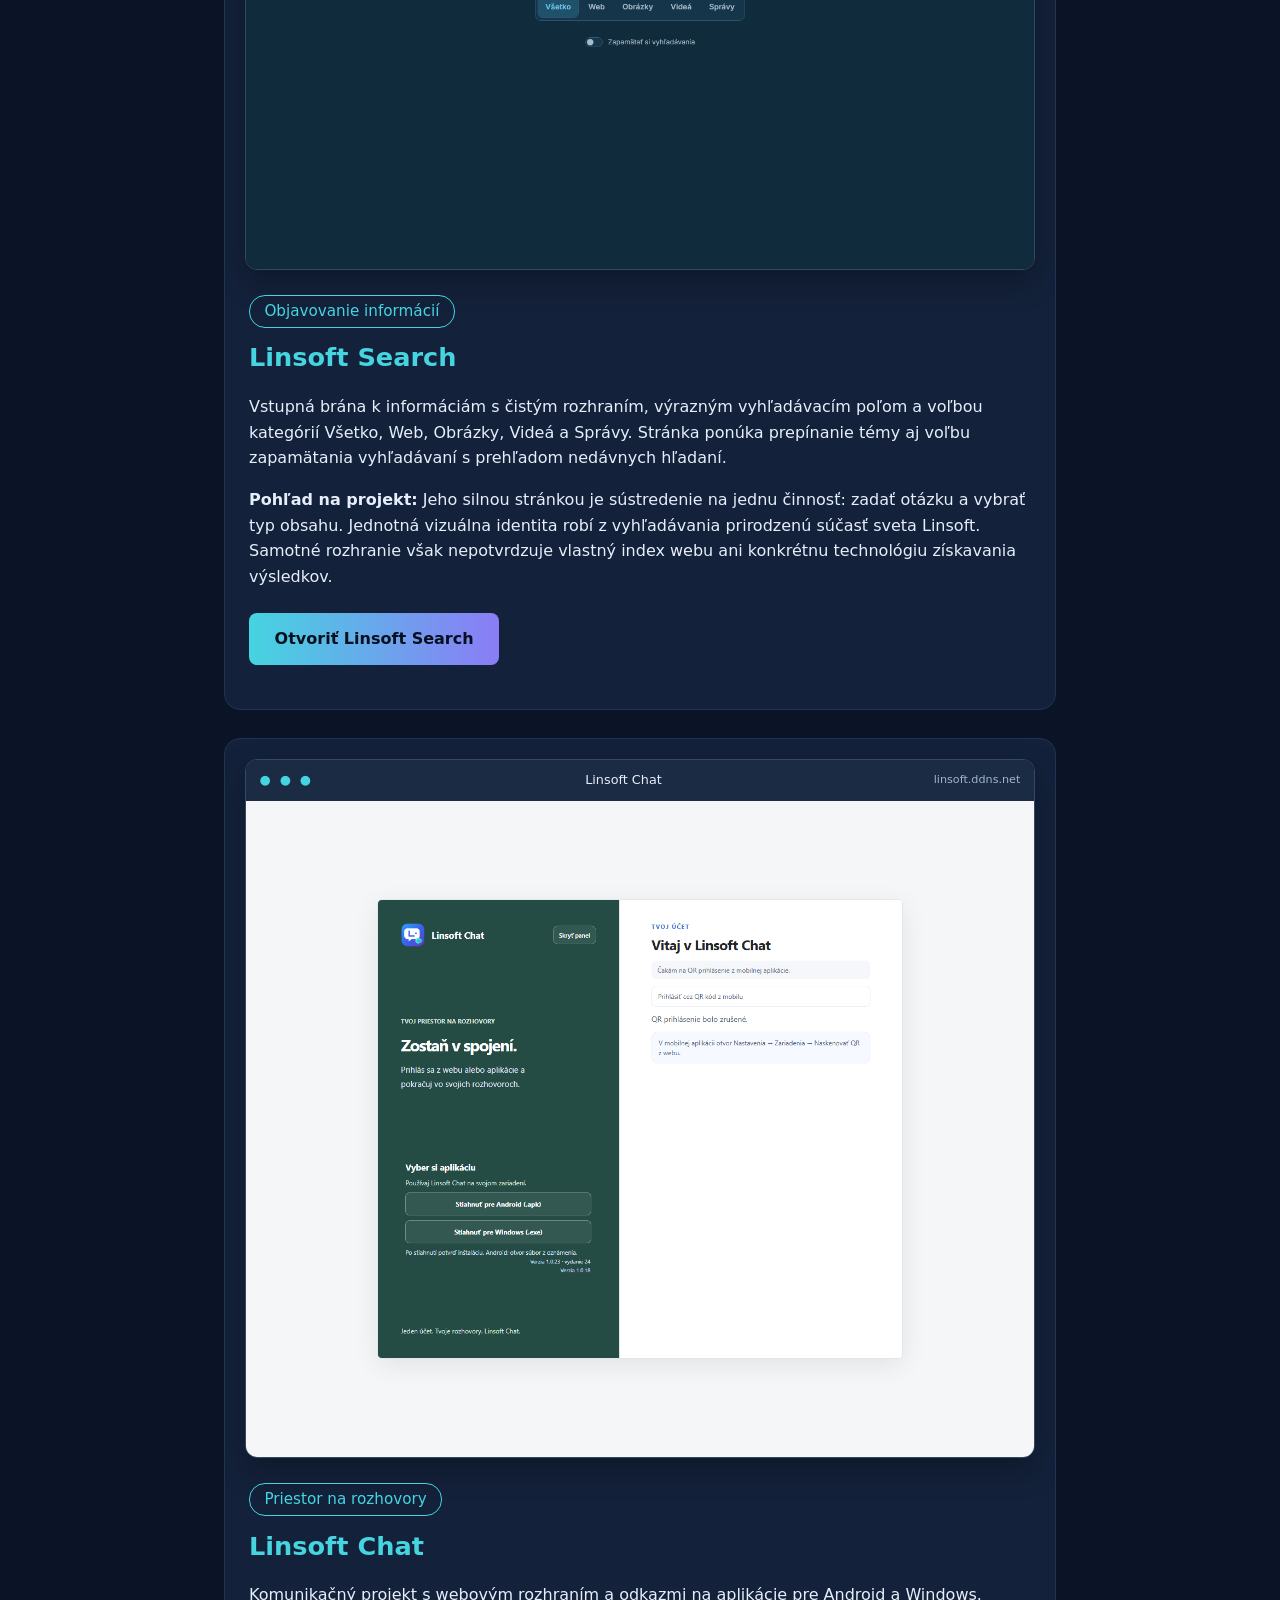
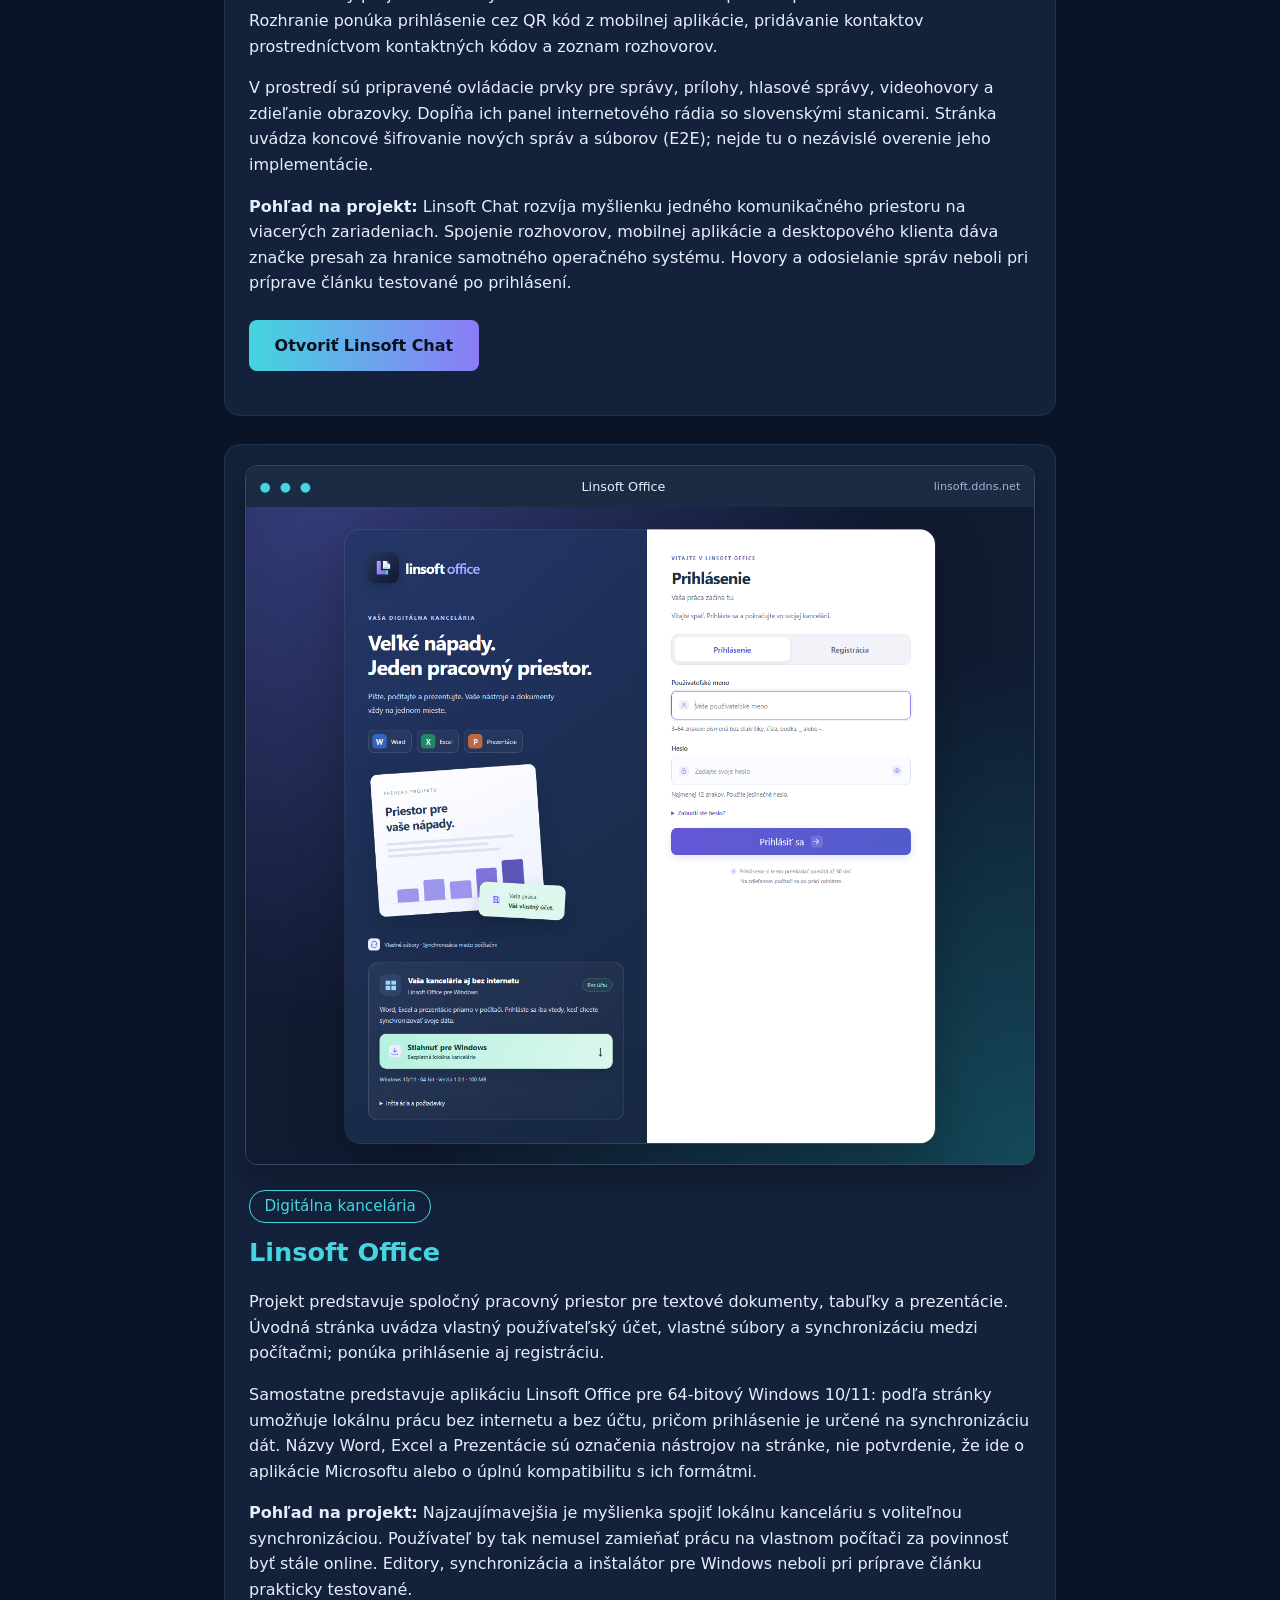
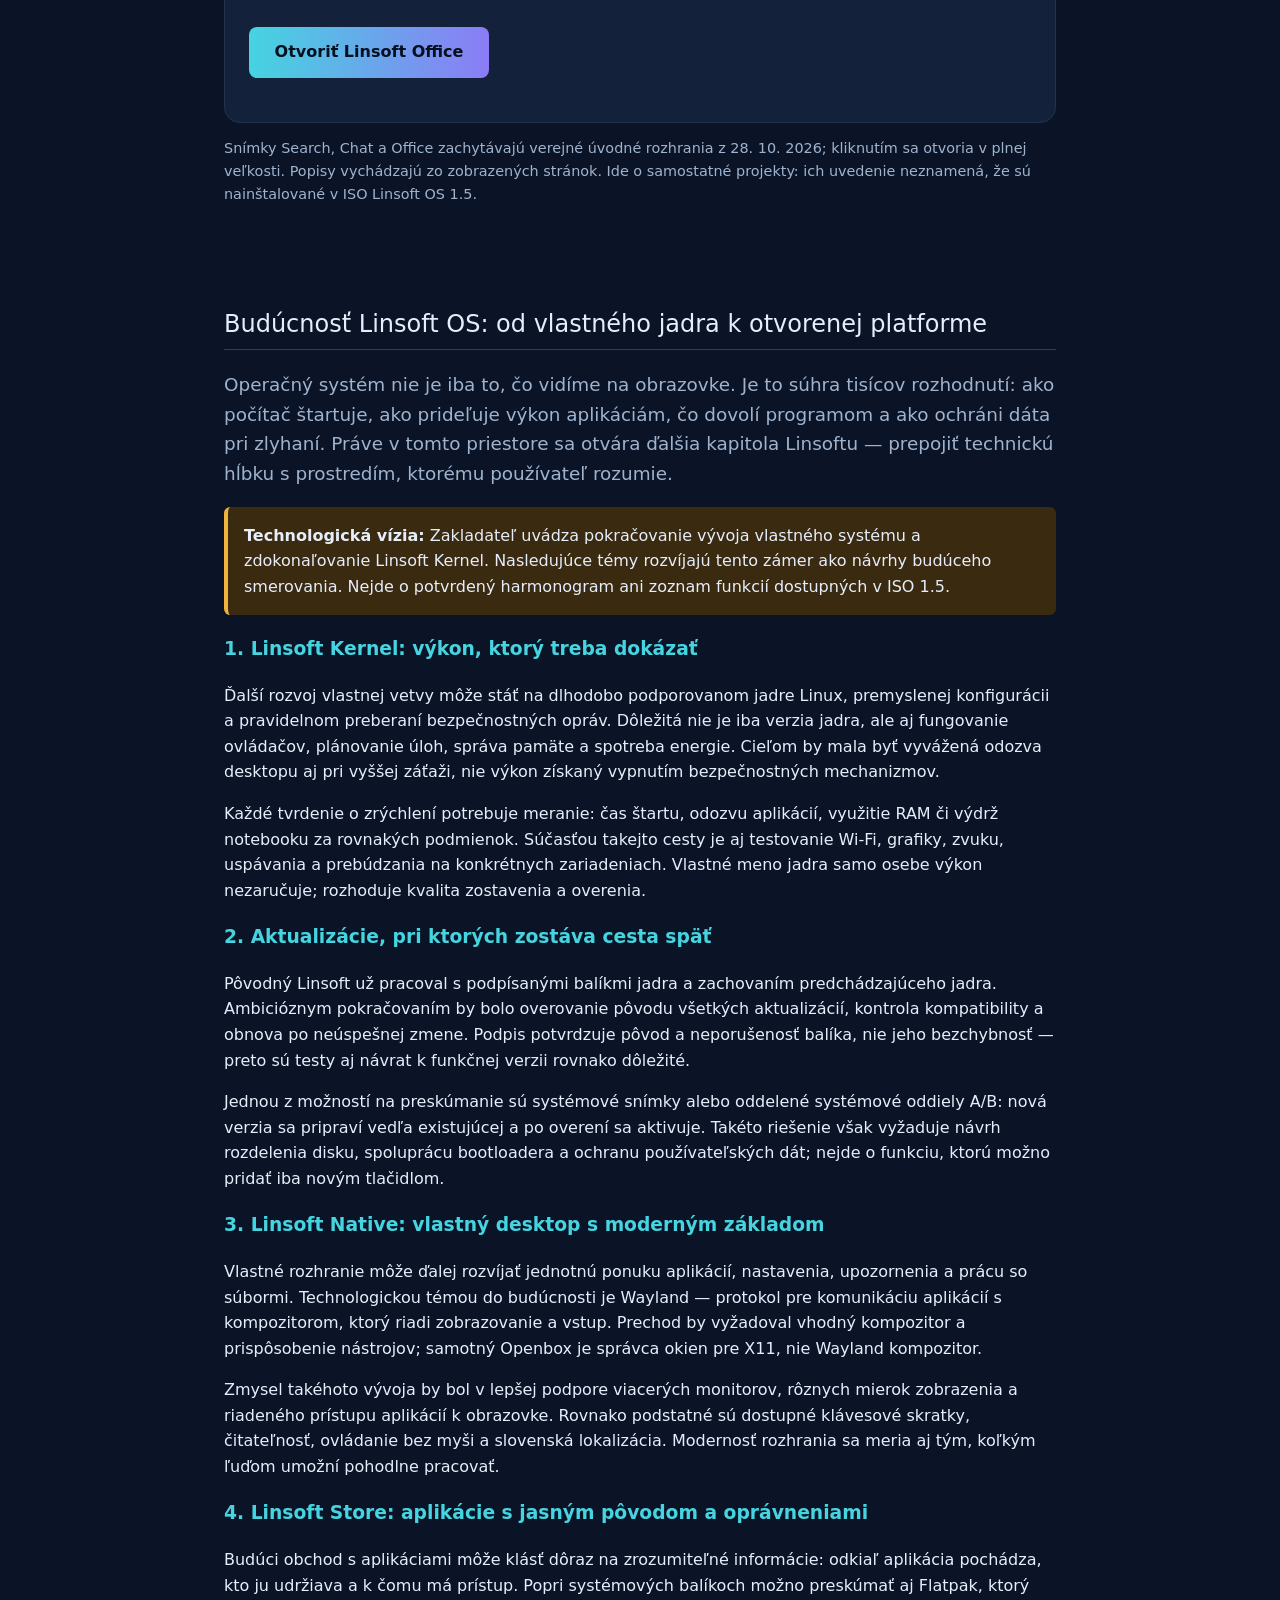
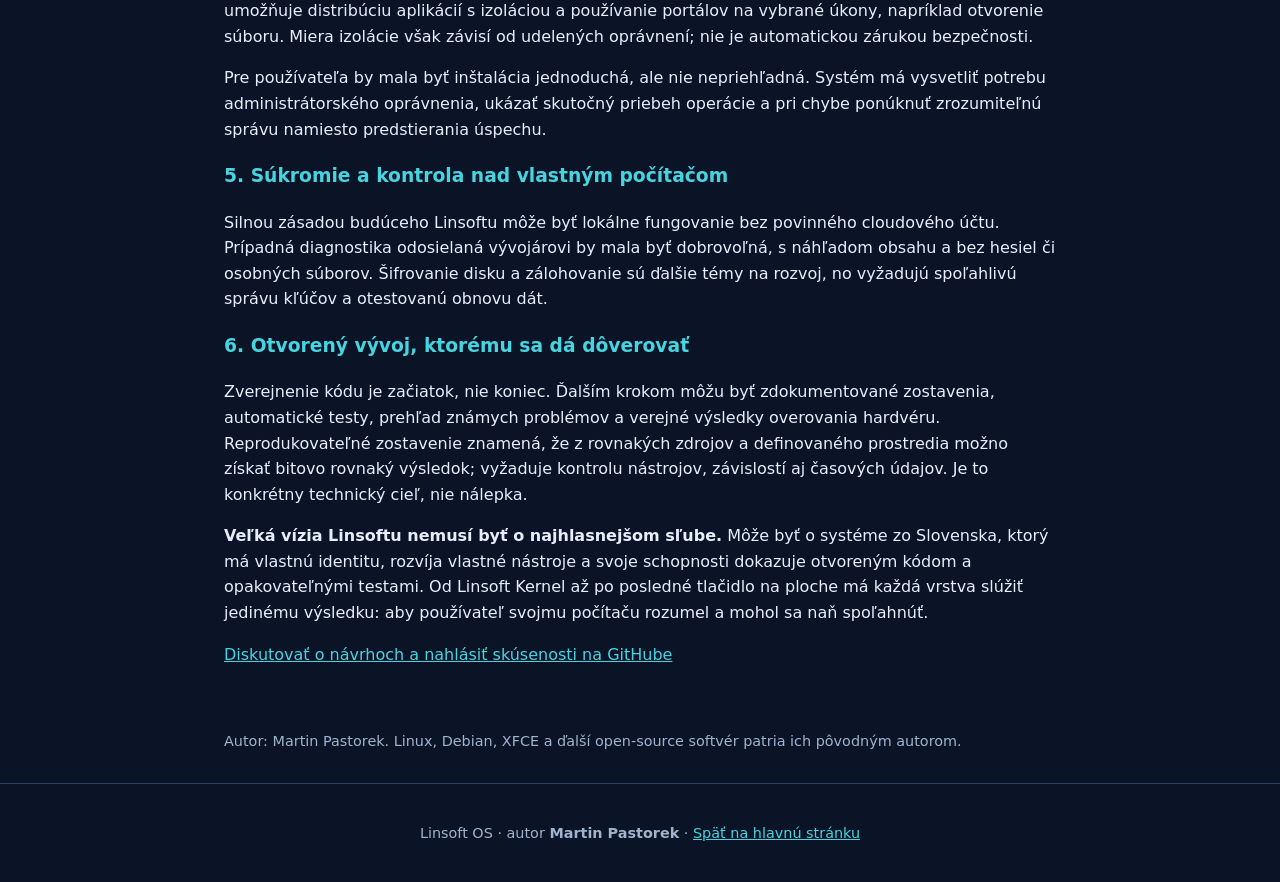
<file: docs/povodny-linsoft-os.html>
<!DOCTYPE html>
<html lang="sk">
<head>
<meta charset="utf-8">
<meta name="viewport" content="width=device-width, initial-scale=1">
<title>Pôvodný Linsoft OS a Linsoft Kernel – Linsoft OS</title>
<meta name="description" content="Príbeh pôvodného Linsoft OS (verzie 1.0–1.4): vlastný systém postavený od základov, desktop písaný v C a vlastné jadro Linsoft Kernel.">
<meta name="theme-color" content="#0b1426">
<meta property="og:type" content="article">
<meta property="og:title" content="Pôvodný Linsoft OS a Linsoft Kernel">
<meta property="og:image" content="https://linsoft1.github.io/linsoft-os/img/linsoft15-desktop.png">
<link rel="icon" type="image/svg+xml" href="favicon.svg">
<link rel="icon" type="image/png" sizes="32x32" href="favicon-32.png">
<link rel="apple-touch-icon" href="apple-touch-icon.png">
<link rel="stylesheet" href="style.css?v=1.5.11">
</head>
<body>
<a class="skip-link" href="#obsah">Preskočiť na obsah</a>
<div class="site-header">
  <nav aria-label="Hlavná navigácia">
    <a class="brand" href="index.html" aria-label="Linsoft OS – domov"><img class="mark" src="favicon.svg" width="36" height="36" alt=""><span>Linsoft OS</span></a>
    <button class="menu-toggle" type="button" aria-expanded="false" aria-controls="nav-links" hidden>Menu</button>
    <div class="nav-links" id="nav-links">
      <a href="index.html#funkcie">Funkcie</a><a href="index.html#stiahnut">Stiahnuť</a><a href="index.html#navod">Návod</a>
      <a href="https://github.com/Linsoft1/linsoft-os">GitHub</a>
      <a href="wiki.html">Wiki</a>
      <a href="core.html">Linsoft OS Core</a>
      <a href="komunita.html">Komunita</a>
      <a class="nav-company" href="o-spolocnosti.html">O spoločnosti</a>
    </div>
  </nav>
</div>
<header class="hero article-hero" id="top">
  <div class="hero-text">
    <h1>Pôvodný Linsoft OS a Linsoft Kernel</h1>
    <p class="tag">Ako vznikal vlastný systém Linsoft, verzie 1.0 – 1.4</p>
  </div>
</header>
<main id="obsah">
<article class="article">
  <p class="lead">Pred Linsoft OS 1.5, ktorý stojí na Debiane, existovala samostatná vetva systému, ktorú Martin Pastorek budoval od základov: vlastný live systém a inštalátor, desktop napísaný v jazyku C a upravené jadro Linux pod názvom <b>Linsoft Kernel</b>. Tento článok zhŕňa, čo ten pôvodný Linsoft OS bol a čo priniesol.</p>

  <section class="founder-profile" aria-labelledby="zakladatel">
    <figure class="founder-photo">
      <img src="img/martin-pastorek.jpeg" width="417" height="417" loading="lazy" alt="Martin Pastorek, zakladateľ Linsoft OS a Linsoft Global">
      <figcaption>Martin Pastorek · Slovensko</figcaption>
    </figure>
    <div>
      <p class="version">Osobnosť za projektom</p>
      <h2 id="zakladatel">Martin Pastorek</h2>
      <p class="founder-role">Zakladateľ Linsoft OS a Linsoft Global</p>
      <p>Martin Pastorek pochádza zo Slovenska a je zakladateľom Linsoft OS aj Linsoft Global. Za projektom stojí jeho záujem o otvorené technológie a snaha vytvoriť systém s vlastnou identitou, slovenským prostredím a nástrojmi pre každodennú prácu.</p>
      <p>Práca na Linsoft OS spája praktické znalosti Linuxu a open-source ekosystému: od zostavovania systému a konfigurácie jadra cez programovanie desktopu v jazyku C až po integráciu aplikácií, inštalátora a aktualizácií. Práve prepojenie týchto oblastí dáva Linsoftu jeho osobitý charakter.</p>
    </div>
  </section>

  <h2>Programátorské znalosti a vlastná cesta vývoja</h2>
  <p>Tvorba operačného systému je podstatne náročnejšia než bežné používanie počítača či inštalácia aplikácií. Vyžaduje programátorské znalosti, porozumenie fungovaniu jadra, ovládačov a štartu systému, ale aj schopnosť hľadať chyby a prepájať jednotlivé súčasti do funkčného celku. Práca Martina Pastoreka na Linsofte zahŕňa programovanie v jazyku C, tvorbu systémových skriptov, zostavovanie softvéru a integráciu vlastného pracovného prostredia.</p>
  <p>Nejde o úlohy, ktoré človek zvládne len bežnou obsluhou počítača. Stojí za nimi učenie, skúšanie, riešenie technických problémov a vytrvalosť. Vlastný desktop, inštalátor, diagnostické nástroje a mechanizmus podpísaných aktualizácií jadra ukazujú rozsah práce potrebnej na vývoj Linsoft OS.</p>
  <h3>Zdokonaľovanie Linsoft Kernel</h3>
  <p>Podľa zakladateľa ďalší vývoj pokračuje zdokonaľovaním <b>Linsoft Kernel</b> a vlastnej samostatnej vetvy Linsoft OS. Linsoft Kernel pritom vychádza z jadra Linux: vlastná konfigurácia, zostavenie a integrácia pre Linsoft neznamenajú jadro napísané úplne od nuly.</p>
  <p class="warn"><b>Vývojový smer, nie obsah aktuálneho ISO:</b> Zdokonaľovanie vlastnej vetvy na Linsoft Kernel treba odlišovať od vydanej verzie 1.5. Tá používa Debian 13 a podpísané jadro Debianu; tento článok neoznamuje nové ISO s Linsoft Kernel.</p>

  <h2 id="vlastny-system">Vlastný originálny operačný systém Linsoft</h2>
  <p><b>Martin Pastorek už vytvoril vlastný operačný systém Linsoft OS</b> – nejde iba o plán do budúcnosti. Jeho pôvodná samostatná vetva bola vydaná vo verziách 1.0–1.4 a spájala Linsoft Kernel, vlastné pracovné prostredie Linsoft Native, štart systému, inštalátor a nástroje na správu počítača do jedného celku.</p>
  <p>Originalita Linsoftu spočíva vo vlastnom návrhu prostredia, programovaní nástrojov a spôsobe zostavenia a prepojenia systému. Nie je to len názov alebo tapeta: súčasťou projektu sú vlastné zdrojové kódy desktopu, zostavovacie skripty, diagnostika a mechanizmus aktualizácie jadra. Systém má vlastnú identitu a slovenské zameranie.</p>
  <p>Vlastný operačný systém však neznamená, že každá jeho súčasť vznikla od nuly. Linsoft využíva jadro Linux a ďalší open-source softvér; na tejto otvorenej základni stavia vlastné riešenia. Pôvodný systém na Linsoft Kernel a novšia edícia 1.5 na Debiane sú dve odlišné vetvy projektu Linsoft OS.</p>
  <p><a href="https://github.com/Linsoft1/linsoft-os/releases/tag/v1.4">Pozrieť vydaný pôvodný Linsoft OS 1.4</a></p>

  <h2>Čím Linsoft obohacuje open source</h2>
  <p>Prínos zakladateľa sa prejavuje v konkrétnych súčastiach projektu: pracovnom prostredí Linsoft Native, zostavovaní Linsoft Kernel pre pôvodnú vetvu systému, nástrojoch na správu a diagnostiku aj v jednotnom vzhľade Linsoft OS. Zverejnené zdrojové kódy a zostavovacie skripty umožňujú ďalším záujemcom skúmať riešenia, učiť sa z nich a rozvíjať ich v súlade s príslušnými licenciami.</p>
  <p>Linsoft tak rozširuje rozmanitosť otvoreného softvéru o vlastný pohľad na pracovnú plochu a sprístupňuje linuxové technológie aj slovenským používateľom. Jeho hodnota nespočíva v nahradení práce ostatných, ale v jej tvorivom prepájaní a dopĺňaní o vlastné nástroje a skúsenosti.</p>
  <p>Projekt nadväzuje na prácu komunít Linuxu, Debianu, XFCE a ďalších otvorených projektov. Vlastný prínos Linsoftu a uznanie pôvodných autorov patria k sebe: open source rastie spoluprácou, zdieľaním poznatkov a rešpektovaním licencií.</p>
  <p><a href="https://github.com/Linsoft1/linsoft-os">Preskúmať zdrojové kódy Linsoft OS</a></p>

  <h2>Čo bol pôvodný Linsoft OS</h2>
  <p>Vetva 1.0–1.4 nebola odvodená od hotovej distribúcie. Systém sa skladal z vlastných skriptov v štýle Linux From Scratch (zostavenie grafického základu, Mesa, terminálu a nástrojov), vlastného štartovacieho prostredia (initramfs), bootloadera GRUB s témou Linsoft a vlastného inštalátora. Súčasťou bolo aj vlastné bootovacie logo a štartovacia obrazovka.</p>
  <ul>
    <li><b>Linsoft Native</b> – desktop napísaný v C so správcom súborov, nastaveniami, správcom balíkov, zmiešavačom zvuku a nástrojmi pre sieť a hardvér.</li>
    <li><b>Live systém a inštalátor</b> pre BIOS aj UEFI, štart z USB (hybridné ISO) aj z DVD.</li>
    <li><b>Vlastné aktualizácie</b> – kontrola nového vydania a aktualizácia jadra priamo v nainštalovanom systéme.</li>
    <li><b>XFCE 4.20</b> od verzie 1.4 ako predvolená plocha; Linsoft Native zostal ako voliteľné prostredie.</li>
  </ul>

  <h2>Linsoft Kernel</h2>
  <p>Linsoft Kernel je Linux zostavený a udržiavaný pre Linsoft OS. Verzia 1.0 používala jadro 6.16.1, od verzie 1.2 prešla vetva na dlhodobo podporované jadro <b>6.18 LTS</b> (vo vydaní 1.3 6.18.58).</p>
  <h3>Podpora hardvéru</h3>
  <ul>
    <li><b>Wi-Fi:</b> Intel (iwlwifi), Realtek (rtw88, rtw89, rtl8xxxu), MediaTek (mt7921, mt7925), Qualcomm Atheros (ath9k–ath12k), Broadcom (brcmfmac).</li>
    <li><b>Grafika:</b> AMD (amdgpu, radeon), NVIDIA (nouveau), Intel (i915, xe).</li>
    <li><b>Notebooky:</b> I2C touchpady a dotykové displeje, zvuk Intel/AMD (SOF, ACP), NVMe za Intel VMD/RST, USB Ethernet, klávesové skratky.</li>
    <li><b>Firmvér</b> pre Wi-Fi, grafiku, zvuk a Bluetooth z Debianu (non-free-firmware).</li>
  </ul>
  <h3>Aktualizácia jadra priamo v systéme</h3>
  <p>Od verzie 1.3 vedelo okno <i>Aktualizácie</i> stiahnuť novšie jadro Linsoft Kernel z vydaní na GitHube a nainštalovať ho bez nového ISO. Balík jadra bol podpísaný kľúčom Linsoft; podvrhnutý alebo poškodený balík sa odmietol ešte pred akoukoľvek zmenou. Predchádzajúce jadro zostalo ako záloha a v ponuke GRUB bola položka na jeho spustenie. Live režim jadro nikdy nemenil.</p>
  <h3>Secure Boot</h3>
  <p>Vo verzii 1.1 pribudla podpora Secure Boot: shim podpísaný Microsoftom a GRUB aj jadro podpísané kľúčom Linsoft. Kľúč bolo potrebné raz zaregistrovať v MokManageri.</p>

  <h2>Vývoj verzií</h2>
  <div class="table-wrap">
    <table class="ver"><thead><tr><th scope="col">Verzia</th><th scope="col">Čo priniesla</th></tr></thead><tbody>
      <tr><th scope="row">1.0</th><td>Prvé vydanie: live systém, inštalátor BIOS/UEFI, desktop Linsoft Native a Linsoft Kernel 6.16.1.</td></tr>
      <tr><th scope="row">1.1</th><td>Secure Boot (shim, podpísaný GRUB a jadro), spoľahlivejší štart z USB.</td></tr>
      <tr><th scope="row">1.2</th><td>Linsoft Kernel 6.18 LTS, ovládače pre Wi-Fi, grafiku a notebooky, firmvér, Wi-Fi s heslom, diagnostika hardvéru, heslo používateľa, dual boot s Windows, kontrola aktualizácií.</td></tr>
      <tr><th scope="row">1.3</th><td>Podpísané aktualizácie jadra priamo v systéme so zálohou predchádzajúceho jadra.</td></tr>
      <tr><th scope="row">1.4</th><td>XFCE 4.20 ako predvolená plocha, nové okno Vypnúť alebo odhlásiť, Linsoft Native ostáva na výber.</td></tr>
    </tbody></table>
  </div>

  <h2>Čo je teraz</h2>
  <p>Verzia 1.5 je iná vetva: používa Debian 13, jeho podpísané jadro, Openbox a Tint2, vďaka čomu funguje so zapnutým Secure Boot bez registrácie kľúča. Vlastné jadro Linsoft Kernel sa v nej nepoužíva: nepodpísané vlastné jadro vo vývojovej zostave 1.5 neprešlo Secure Boot (HP hlásilo „Secure Boot Violation“), preto sme prešli na podpísané jadro Debianu. Vetva 1.0–1.4 zostáva dostupná na GitHube, no nie je s verziou 1.5 priamo kompatibilná a aktualizácia z nej nie je podporovaná.</p>
  <p>Popri verzii 1.5 vzniká aj tretia vetva, <a href="core.html"><b>Linsoft OS Core</b></a>. Stojí na novom jadre <b>Linsoft Core</b>, ktoré je napísané od nuly a nie je založené na Linuxe – na rozdiel od Linsoft Kernel z pôvodnej vetvy. Linsoft OS Core je vo vývoji a jeho inštalačné ISO zatiaľ nie je zverejnené.</p>
  <p><a class="btn" href="https://github.com/Linsoft1/linsoft-os/releases/tag/v1.4">Vydanie 1.4 (pôvodná vetva)</a> <a class="btn ghost" href="https://github.com/Linsoft1/linsoft-os/releases">Všetky vydania</a> <a class="btn ghost" href="index.html#stiahnut">Stiahnuť 1.5</a></p>
  <section aria-labelledby="projekty">
    <h2 id="projekty">Svet Linsoft: prehliadač, vyhľadávanie, komunikácia a kancelária</h2>
    <p class="lead">Linsoft nie je iba operačný systém. Jeho projekty rozširujú značku do každodenných oblastí: prehliadania webu, hľadania informácií, rozhovorov a práce s dokumentmi. Každý má vlastné rozhranie a vlastnú úlohu — spolu predstavujú širší záber tvorby Linsoft.</p>
    <div class="project-list">
      <article class="project-card" aria-labelledby="projekt-browser">
        <a class="project-preview" href="img/linsoft-browser.webp" aria-label="Zväčšiť snímku Linsoft Browser">
          <span class="preview-bar" aria-hidden="true"><span class="preview-dots">● ● ●</span><span>Linsoft Browser</span><span>linsoft1.github.io</span></span>
          <img src="img/linsoft-browser.webp" width="1109" height="768" loading="lazy" alt="Linsoft Browser s kartami, adresným riadkom a vlastnou domovskou stránkou s vyhľadávaním a rýchlym prístupom">
        </a>
        <div class="project-body">
          <p class="version">Váš web. Pod vašou kontrolou.</p>
          <h3 id="projekt-browser">Linsoft Browser</h3>
          <p>Samostatný počítačový prehliadač pre Windows a distribúcie Linuxu založené na Debiane, napríklad Ubuntu. Projekt zverejňuje vlastný zdrojový kód pod licenciou MIT. Jeho domovská stránka spája vyhľadávanie s rýchlym prístupom k obľúbeným webom a dopĺňa rozhranie s kartami a adresným riadkom.</p>
          <p>Oficiálna stránka predstavuje záložky, históriu, správu sťahovania, centrum webových aplikácií a otváranie miestnych PDF súborov. Medzi pokročilejšie možnosti uvádza podporu OpenVPN a samostatné voliteľné Tor nástroje. Ako vyhľadávač možno podľa dokumentácie vybrať Google, Bing, DuckDuckGo alebo Linsoft Search.</p>
          <p><b>Pohľad na projekt:</b> Linsoft Browser dáva ekosystému vlastné vstupné miesto na web. Zaujímavé je prepojenie bežného prehliadania s prístupom k službám Linsoft a otvorenosťou kódu, ktorú môžu technicky zvedaví používatelia využiť na štúdium či úpravy podľa licencie. Je to samostatná aplikácia, nie iba webová stránka vyhľadávača.</p>
          <p><b>Súkromie bez prehnaných sľubov:</b> Podľa stránky sa história a záložky ukladajú do lokálneho profilu a automaticky sa nesynchronizujú cez cloudové konto. Vyhľadávacie dopyty však dostáva vybraný poskytovateľ a blokovanie sledovania nie je úplné. Bežné prehliadanie nejde automaticky cez Tor a projekt negarantuje anonymitu.</p>
          <p><a class="btn" href="https://linsoft1.github.io/v2.0.1/">Spoznať Linsoft Browser</a> <a class="btn ghost" href="https://github.com/Linsoft1/v2.0.1">Zdrojový kód</a></p>
          <p class="small">Originálna snímka prevzatá z oficiálnej stránky projektu 29. 10. 2026. Linsoft Browser 2.0.32 je predinštalovaný v aktualizovanom ISO Linsoft OS 1.5 namiesto Firefoxu. V live systéme so Secure Boot bolo overené spustenie aj otváranie externých HTTPS odkazov pri prvom a opakovanom spustení; pokročilé funkcie OpenVPN a Tor neboli testované.</p>
        </div>
      </article>
      <article class="project-card" aria-labelledby="projekt-search">
        <a class="project-preview" href="img/linsoft-search.png?v=2" aria-label="Zväčšiť snímku Linsoft Search">
          <span class="preview-bar" aria-hidden="true"><span class="preview-dots">● ● ●</span><span>Linsoft Search</span><span>linsoft.ddns.net</span></span>
          <img src="img/linsoft-search.png?v=2" width="1440" height="1200" loading="lazy" alt="Úvodná stránka Linsoft Search s vyhľadávacím poľom a kategóriami výsledkov">
        </a>
        <div class="project-body">
          <p class="version">Objavovanie informácií</p>
          <h3 id="projekt-search">Linsoft Search</h3>
          <p>Vstupná brána k informáciám s čistým rozhraním, výrazným vyhľadávacím poľom a voľbou kategórií Všetko, Web, Obrázky, Videá a Správy. Stránka ponúka prepínanie témy aj voľbu zapamätania vyhľadávaní s prehľadom nedávnych hľadaní.</p>
          <p><b>Pohľad na projekt:</b> Jeho silnou stránkou je sústredenie na jednu činnosť: zadať otázku a vybrať typ obsahu. Jednotná vizuálna identita robí z vyhľadávania prirodzenú súčasť sveta Linsoft. Samotné rozhranie však nepotvrdzuje vlastný index webu ani konkrétnu technológiu získavania výsledkov.</p>
          <p><a class="btn" href="https://linsoft.ddns.net/linsoft-search/">Otvoriť Linsoft Search</a></p>
        </div>
      </article>
      <article class="project-card" aria-labelledby="projekt-chat">
        <a class="project-preview" href="img/linsoft-chat.png?v=2" aria-label="Zväčšiť snímku Linsoft Chat">
          <span class="preview-bar" aria-hidden="true"><span class="preview-dots">● ● ●</span><span>Linsoft Chat</span><span>linsoft.ddns.net</span></span>
          <img src="img/linsoft-chat.png?v=2" width="1440" height="1200" loading="lazy" alt="Uvítacie rozhranie Linsoft Chat s možnosťami prihlásenia a stiahnutia aplikácií">
        </a>
        <div class="project-body">
          <p class="version">Priestor na rozhovory</p>
          <h3 id="projekt-chat">Linsoft Chat</h3>
          <p>Komunikačný projekt s webovým rozhraním a odkazmi na aplikácie pre Android a Windows. Rozhranie ponúka prihlásenie cez QR kód z mobilnej aplikácie, pridávanie kontaktov prostredníctvom kontaktných kódov a zoznam rozhovorov.</p>
          <p>V prostredí sú pripravené ovládacie prvky pre správy, prílohy, hlasové správy, videohovory a zdieľanie obrazovky. Dopĺňa ich panel internetového rádia so slovenskými stanicami. Stránka uvádza koncové šifrovanie nových správ a súborov (E2E); nejde tu o nezávislé overenie jeho implementácie.</p>
          <p><b>Pohľad na projekt:</b> Linsoft Chat rozvíja myšlienku jedného komunikačného priestoru na viacerých zariadeniach. Spojenie rozhovorov, mobilnej aplikácie a desktopového klienta dáva značke presah za hranice samotného operačného systému. Hovory a odosielanie správ neboli pri príprave článku testované po prihlásení.</p>
          <p><a class="btn" href="https://linsoft.ddns.net/Linsoft-chat/">Otvoriť Linsoft Chat</a></p>
        </div>
      </article>
      <article class="project-card" aria-labelledby="projekt-office">
        <a class="project-preview" href="img/linsoft-office.png?v=2" aria-label="Zväčšiť snímku Linsoft Office">
          <span class="preview-bar" aria-hidden="true"><span class="preview-dots">● ● ●</span><span>Linsoft Office</span><span>linsoft.ddns.net</span></span>
          <img src="img/linsoft-office.png?v=2" width="1440" height="1200" loading="lazy" alt="Úvodná stránka Linsoft Office s prehľadom kancelárskych nástrojov a prihlasovacím formulárom">
        </a>
        <div class="project-body">
          <p class="version">Digitálna kancelária</p>
          <h3 id="projekt-office">Linsoft Office</h3>
          <p>Projekt predstavuje spoločný pracovný priestor pre textové dokumenty, tabuľky a prezentácie. Úvodná stránka uvádza vlastný používateľský účet, vlastné súbory a synchronizáciu medzi počítačmi; ponúka prihlásenie aj registráciu.</p>
          <p>Samostatne predstavuje aplikáciu Linsoft Office pre 64-bitový Windows 10/11: podľa stránky umožňuje lokálnu prácu bez internetu a bez účtu, pričom prihlásenie je určené na synchronizáciu dát. Názvy Word, Excel a Prezentácie sú označenia nástrojov na stránke, nie potvrdenie, že ide o aplikácie Microsoftu alebo o úplnú kompatibilitu s ich formátmi.</p>
          <p><b>Pohľad na projekt:</b> Najzaujímavejšia je myšlienka spojiť lokálnu kanceláriu s voliteľnou synchronizáciou. Používateľ by tak nemusel zamieňať prácu na vlastnom počítači za povinnosť byť stále online. Editory, synchronizácia a inštalátor pre Windows neboli pri príprave článku prakticky testované.</p>
          <p><a class="btn" href="https://linsoft.ddns.net/linsoft-offiece/">Otvoriť Linsoft Office</a></p>
        </div>
      </article>
    </div>
    <p class="small">Snímky Search, Chat a Office zachytávajú verejné úvodné rozhrania z 28. 10. 2026; kliknutím sa otvoria v plnej veľkosti. Popisy vychádzajú zo zobrazených stránok. Ide o samostatné projekty: ich uvedenie neznamená, že sú nainštalované v ISO Linsoft OS 1.5.</p>
  </section>

  <section aria-labelledby="buducnost">
    <h2 id="buducnost">Budúcnosť Linsoft OS: od vlastného jadra k otvorenej platforme</h2>
    <p class="lead">Operačný systém nie je iba to, čo vidíme na obrazovke. Je to súhra tisícov rozhodnutí: ako počítač štartuje, ako prideľuje výkon aplikáciám, čo dovolí programom a ako ochráni dáta pri zlyhaní. Práve v tomto priestore sa otvára ďalšia kapitola Linsoftu — prepojiť technickú hĺbku s prostredím, ktorému používateľ rozumie.</p>
    <p class="warn"><b>Technologická vízia:</b> Zakladateľ uvádza pokračovanie vývoja vlastného systému a zdokonaľovanie Linsoft Kernel. Nasledujúce témy rozvíjajú tento zámer ako návrhy budúceho smerovania. Nejde o potvrdený harmonogram ani zoznam funkcií dostupných v ISO 1.5.</p>

    <h3>1. Linsoft Kernel: výkon, ktorý treba dokázať</h3>
    <p>Ďalší rozvoj vlastnej vetvy môže stáť na dlhodobo podporovanom jadre Linux, premyslenej konfigurácii a pravidelnom preberaní bezpečnostných opráv. Dôležitá nie je iba verzia jadra, ale aj fungovanie ovládačov, plánovanie úloh, správa pamäte a spotreba energie. Cieľom by mala byť vyvážená odozva desktopu aj pri vyššej záťaži, nie výkon získaný vypnutím bezpečnostných mechanizmov.</p>
    <p>Každé tvrdenie o zrýchlení potrebuje meranie: čas štartu, odozvu aplikácií, využitie RAM či výdrž notebooku za rovnakých podmienok. Súčasťou takejto cesty je aj testovanie Wi-Fi, grafiky, zvuku, uspávania a prebúdzania na konkrétnych zariadeniach. Vlastné meno jadra samo osebe výkon nezaručuje; rozhoduje kvalita zostavenia a overenia.</p>

    <h3>2. Aktualizácie, pri ktorých zostáva cesta späť</h3>
    <p>Pôvodný Linsoft už pracoval s podpísanými balíkmi jadra a zachovaním predchádzajúceho jadra. Ambicióznym pokračovaním by bolo overovanie pôvodu všetkých aktualizácií, kontrola kompatibility a obnova po neúspešnej zmene. Podpis potvrdzuje pôvod a neporušenosť balíka, nie jeho bezchybnosť — preto sú testy aj návrat k funkčnej verzii rovnako dôležité.</p>
    <p>Jednou z možností na preskúmanie sú systémové snímky alebo oddelené systémové oddiely A/B: nová verzia sa pripraví vedľa existujúcej a po overení sa aktivuje. Takéto riešenie však vyžaduje návrh rozdelenia disku, spoluprácu bootloadera a ochranu používateľských dát; nejde o funkciu, ktorú možno pridať iba novým tlačidlom.</p>

    <h3>3. Linsoft Native: vlastný desktop s moderným základom</h3>
    <p>Vlastné rozhranie môže ďalej rozvíjať jednotnú ponuku aplikácií, nastavenia, upozornenia a prácu so súbormi. Technologickou témou do budúcnosti je Wayland — protokol pre komunikáciu aplikácií s kompozitorom, ktorý riadi zobrazovanie a vstup. Prechod by vyžadoval vhodný kompozitor a prispôsobenie nástrojov; samotný Openbox je správca okien pre X11, nie Wayland kompozitor.</p>
    <p>Zmysel takéhoto vývoja by bol v lepšej podpore viacerých monitorov, rôznych mierok zobrazenia a riadeného prístupu aplikácií k obrazovke. Rovnako podstatné sú dostupné klávesové skratky, čitateľnosť, ovládanie bez myši a slovenská lokalizácia. Modernosť rozhrania sa meria aj tým, koľkým ľuďom umožní pohodlne pracovať.</p>

    <h3>4. Linsoft Store: aplikácie s jasným pôvodom a oprávneniami</h3>
    <p>Budúci obchod s aplikáciami môže klásť dôraz na zrozumiteľné informácie: odkiaľ aplikácia pochádza, kto ju udržiava a k čomu má prístup. Popri systémových balíkoch možno preskúmať aj Flatpak, ktorý umožňuje distribúciu aplikácií s izoláciou a používanie portálov na vybrané úkony, napríklad otvorenie súboru. Miera izolácie však závisí od udelených oprávnení; nie je automatickou zárukou bezpečnosti.</p>
    <p>Pre používateľa by mala byť inštalácia jednoduchá, ale nie nepriehľadná. Systém má vysvetliť potrebu administrátorského oprávnenia, ukázať skutočný priebeh operácie a pri chybe ponúknuť zrozumiteľnú správu namiesto predstierania úspechu.</p>

    <h3>5. Súkromie a kontrola nad vlastným počítačom</h3>
    <p>Silnou zásadou budúceho Linsoftu môže byť lokálne fungovanie bez povinného cloudového účtu. Prípadná diagnostika odosielaná vývojárovi by mala byť dobrovoľná, s náhľadom obsahu a bez hesiel či osobných súborov. Šifrovanie disku a zálohovanie sú ďalšie témy na rozvoj, no vyžadujú spoľahlivú správu kľúčov a otestovanú obnovu dát.</p>

    <h3>6. Otvorený vývoj, ktorému sa dá dôverovať</h3>
    <p>Zverejnenie kódu je začiatok, nie koniec. Ďalším krokom môžu byť zdokumentované zostavenia, automatické testy, prehľad známych problémov a verejné výsledky overovania hardvéru. Reprodukovateľné zostavenie znamená, že z rovnakých zdrojov a definovaného prostredia možno získať bitovo rovnaký výsledok; vyžaduje kontrolu nástrojov, závislostí aj časových údajov. Je to konkrétny technický cieľ, nie nálepka.</p>
    <p><b>Veľká vízia Linsoftu nemusí byť o najhlasnejšom sľube.</b> Môže byť o systéme zo Slovenska, ktorý má vlastnú identitu, rozvíja vlastné nástroje a svoje schopnosti dokazuje otvoreným kódom a opakovateľnými testami. Od Linsoft Kernel až po posledné tlačidlo na ploche má každá vrstva slúžiť jedinému výsledku: aby používateľ svojmu počítaču rozumel a mohol sa naň spoľahnúť.</p>
    <p><a href="https://github.com/Linsoft1/linsoft-os/issues">Diskutovať o návrhoch a nahlásiť skúsenosti na GitHube</a></p>
  </section>

  <p class="small">Autor: Martin Pastorek. Linux, Debian, XFCE a ďalší open-source softvér patria ich pôvodným autorom.</p>
</article>
</main>
<footer>
  <p>Linsoft OS · autor <b>Martin Pastorek</b> · <a href="index.html">Späť na hlavnú stránku</a></p>
</footer>
<script src="site.js?v=1.5.10"></script>
</body>
</html>
</file>
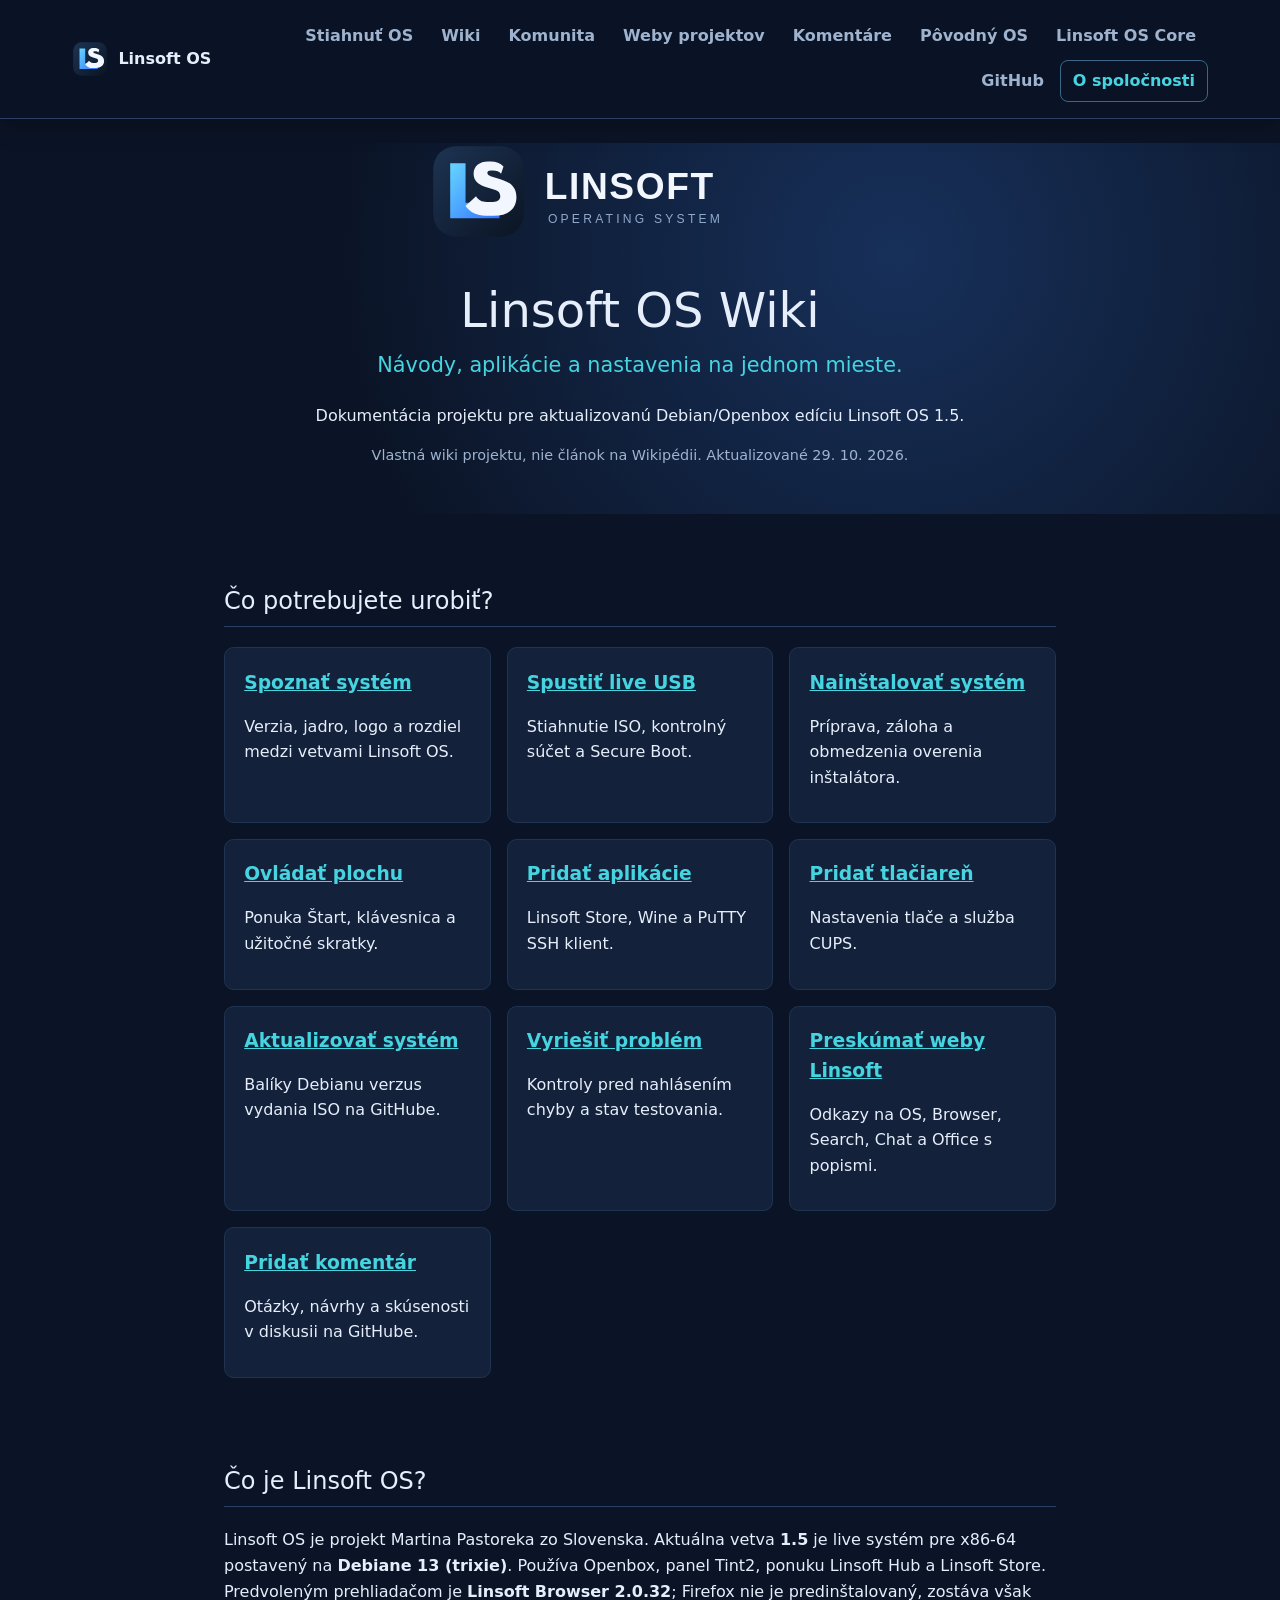
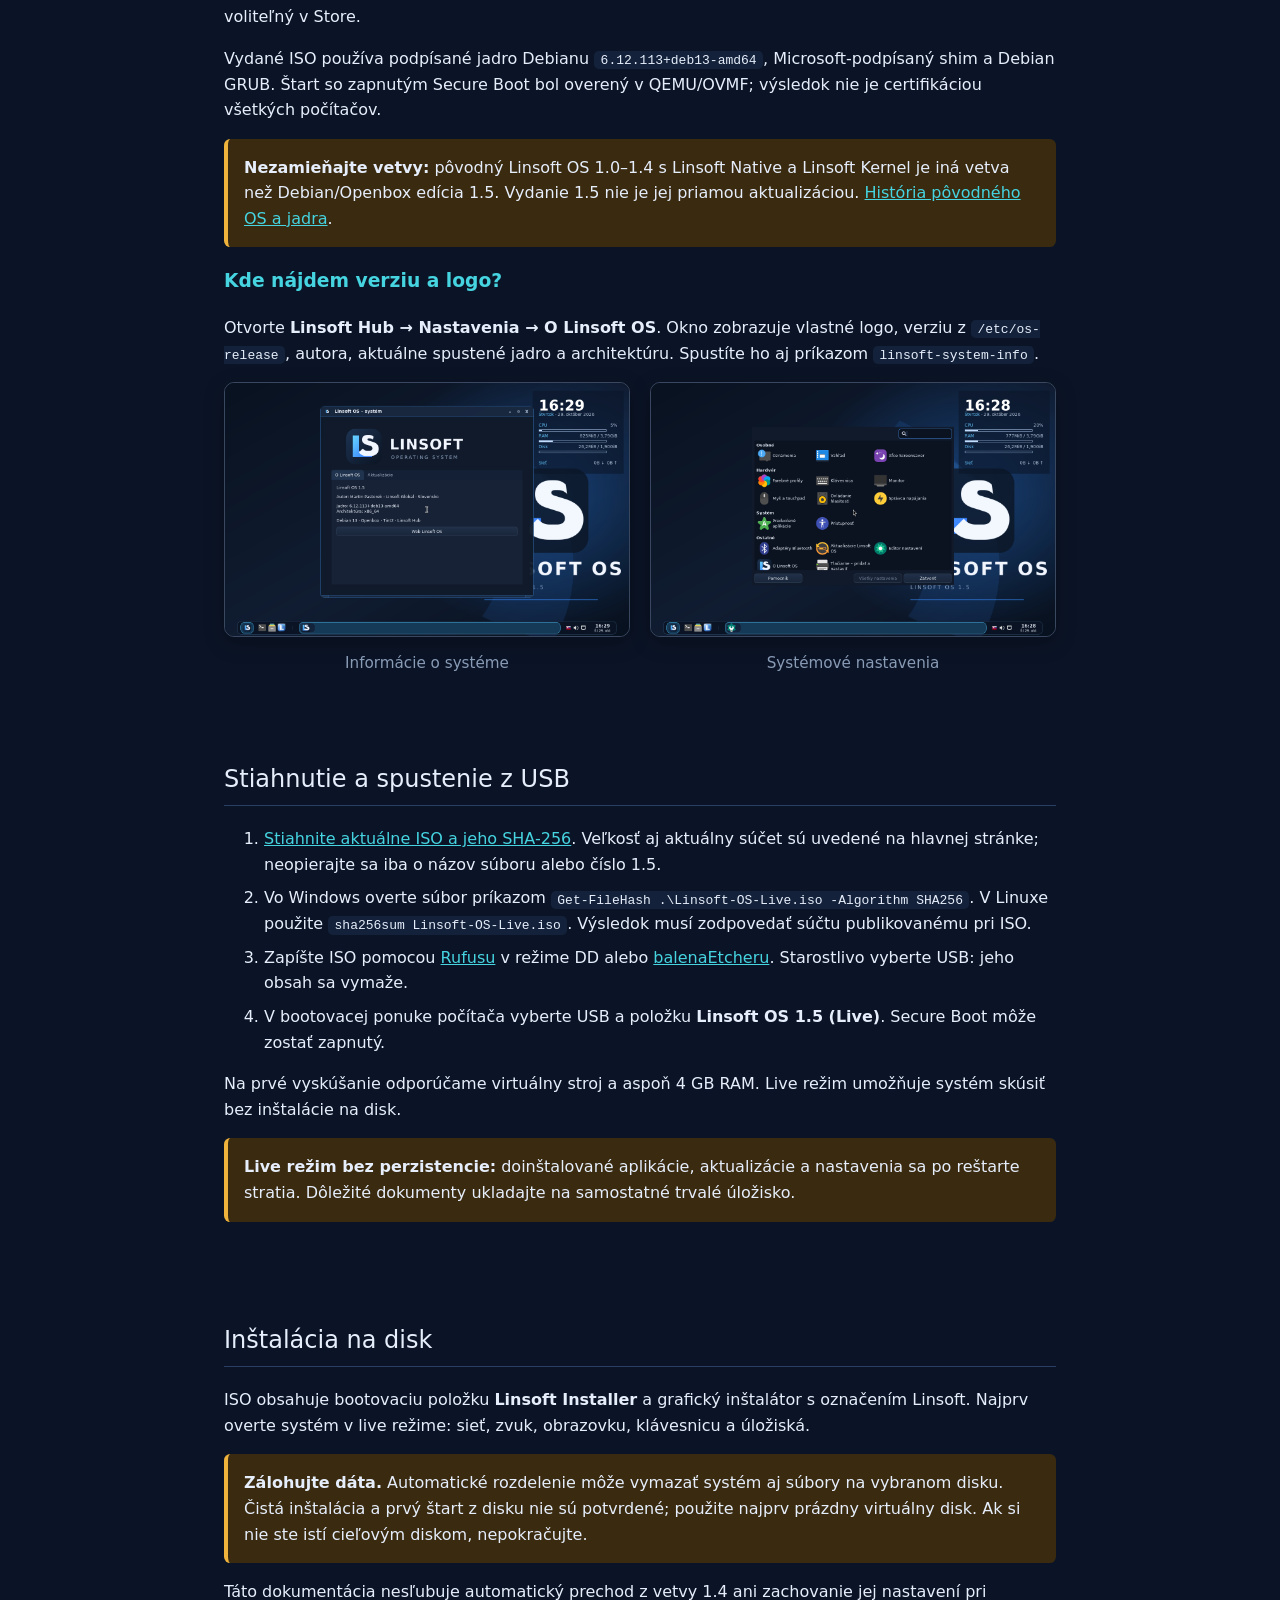
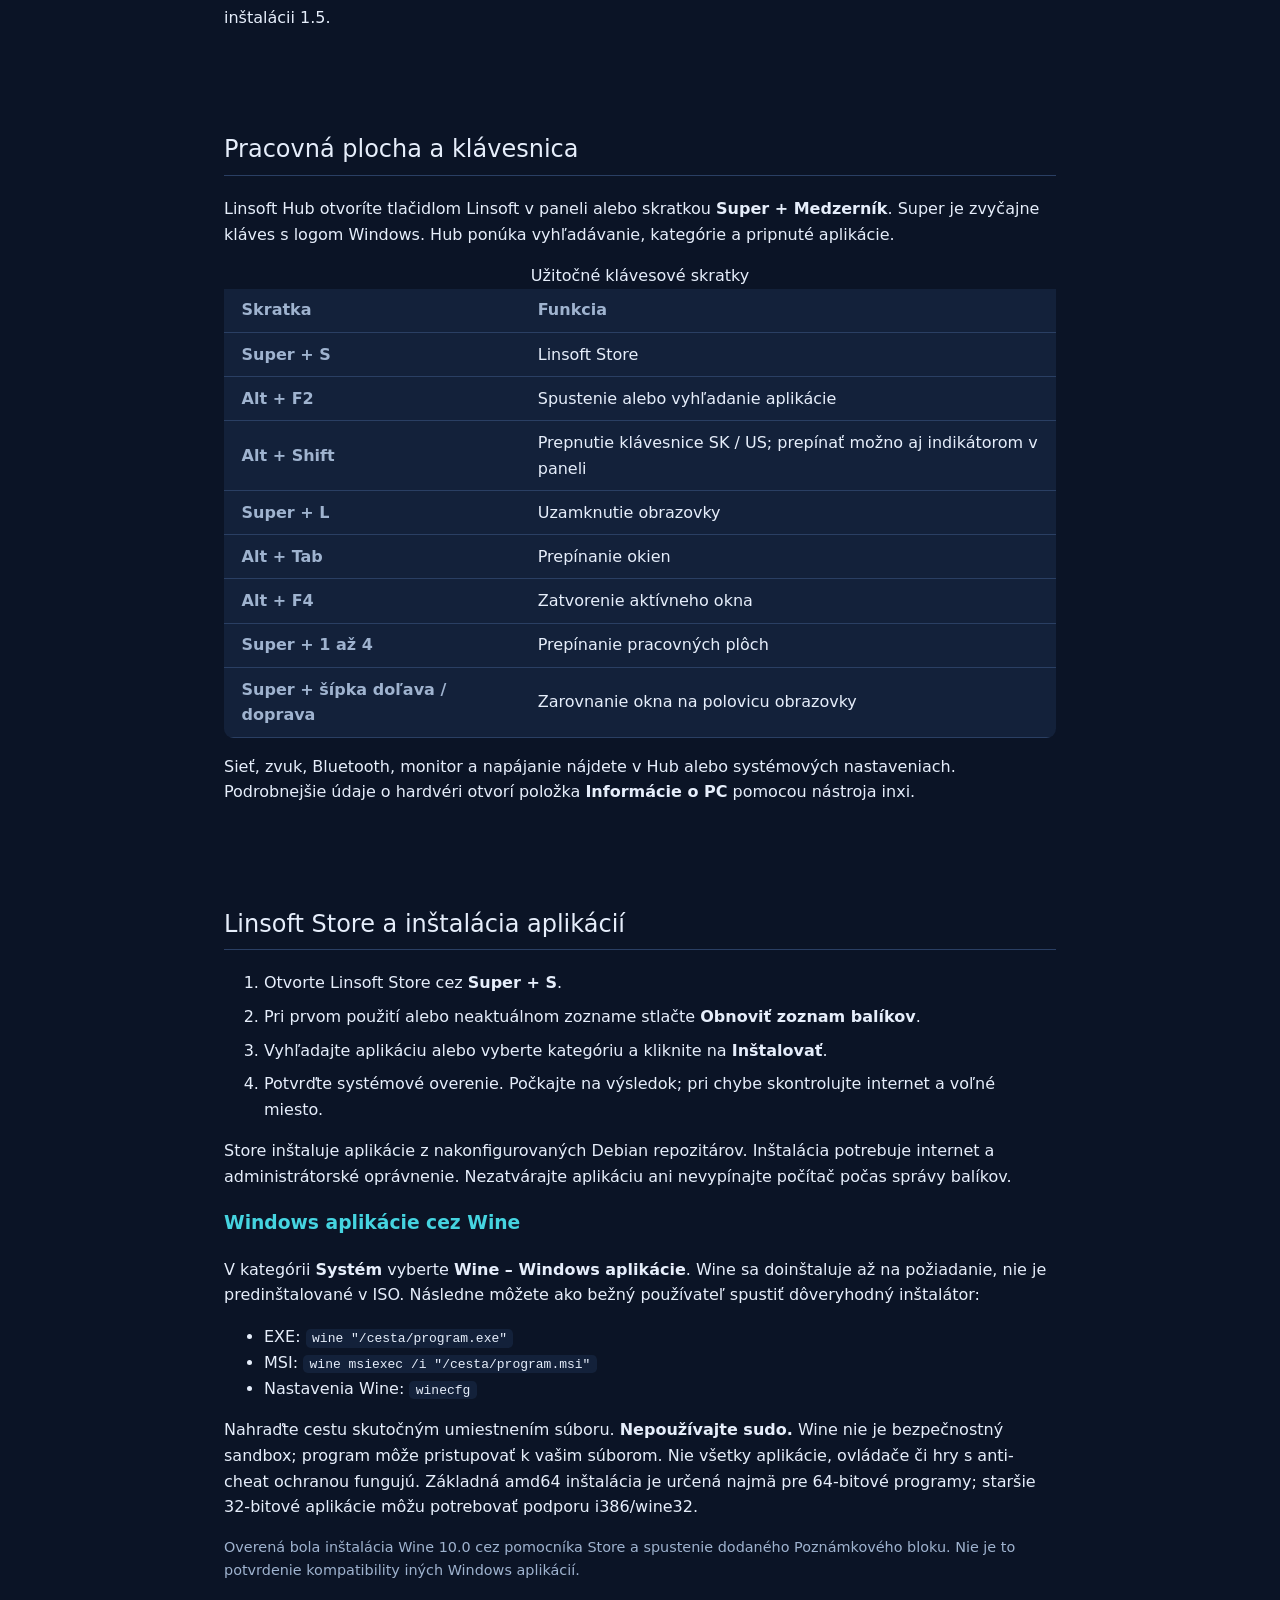
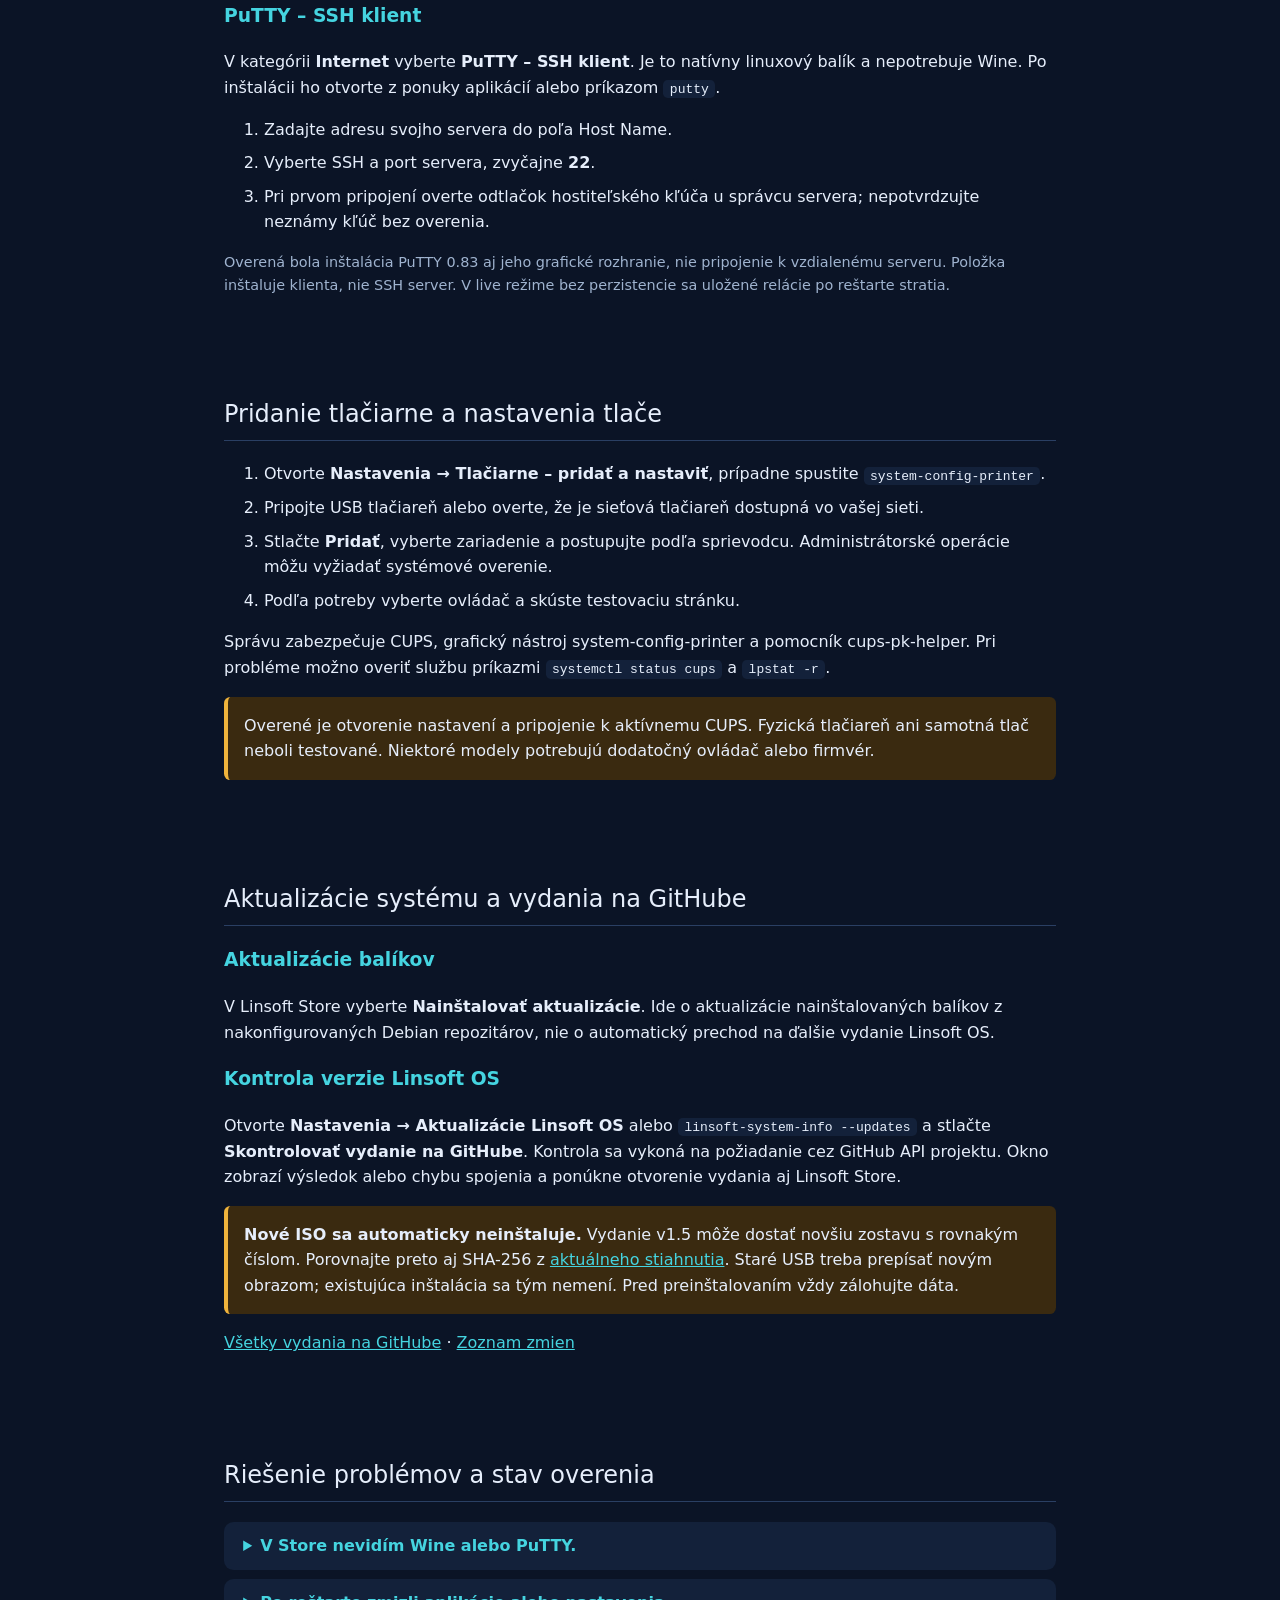
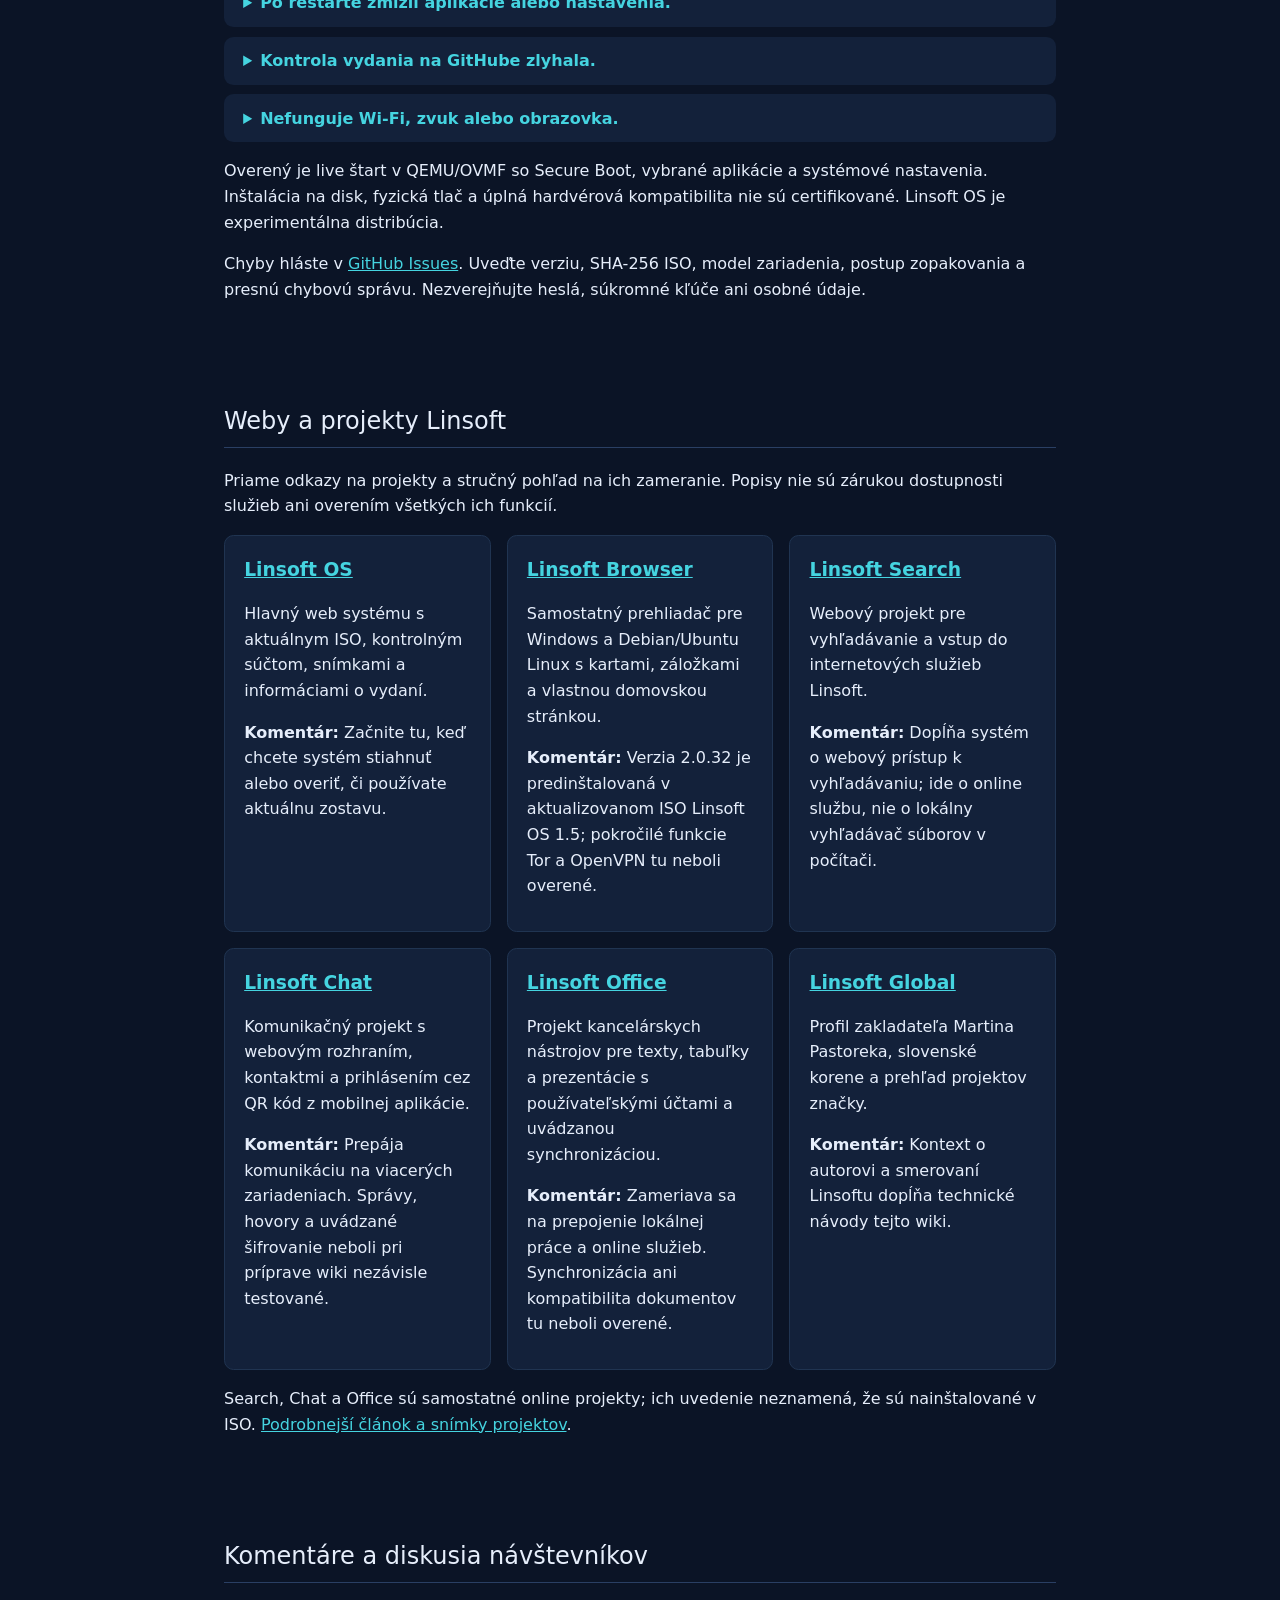
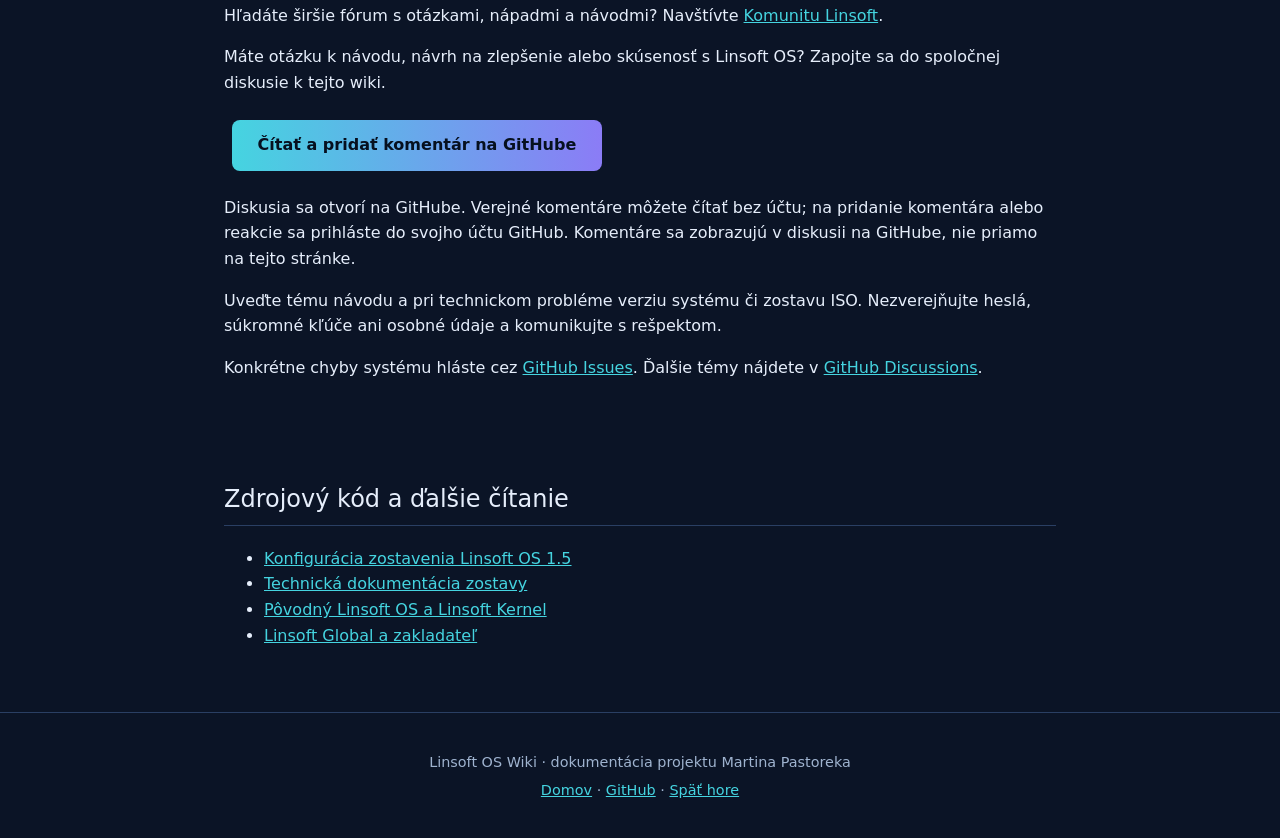
<file: docs/wiki.html>
<!DOCTYPE html>
<html lang="sk">
<head>
<meta charset="utf-8">
<meta name="viewport" content="width=device-width, initial-scale=1">
<title>Linsoft OS Wiki – návody a dokumentácia</title>
<meta name="description" content="Oficiálna dokumentácia projektu Linsoft OS 1.5: live USB, inštalácia, systémové nastavenia, Wine, PuTTY, tlačiarne a aktualizácie.">
<meta name="theme-color" content="#0b1426">
<meta property="og:type" content="website">
<meta property="og:title" content="Linsoft OS Wiki – návody a dokumentácia">
<meta property="og:description" content="Praktická príručka pre Linsoft OS 1.5, jeho aplikácie a systémové nastavenia.">
<meta property="og:url" content="https://linsoft1.github.io/linsoft-os/wiki.html">
<meta property="og:image" content="https://linsoft1.github.io/linsoft-os/img/linsoft15-about.png">
<link rel="canonical" href="https://linsoft1.github.io/linsoft-os/wiki.html">
<link rel="icon" type="image/svg+xml" href="favicon.svg">
<link rel="icon" type="image/png" sizes="32x32" href="favicon-32.png">
<link rel="apple-touch-icon" href="apple-touch-icon.png">
<link rel="stylesheet" href="style.css?v=1.5.11">
</head>
<body>
<a class="skip-link" href="#obsah">Preskočiť na obsah</a>
<div class="site-header">
  <nav aria-label="Hlavná navigácia">
    <a class="brand" href="index.html" aria-label="Linsoft OS – domov"><img class="mark" src="favicon.svg" width="36" height="36" alt=""><span>Linsoft OS</span></a>
    <button class="menu-toggle" type="button" aria-expanded="false" aria-controls="nav-links" hidden>Menu</button>
    <div class="nav-links" id="nav-links">
      <a href="index.html#stiahnut">Stiahnuť OS</a>
      <a href="wiki.html" aria-current="page">Wiki</a>
      <a href="komunita.html">Komunita</a>
      <a href="#projekty">Weby projektov</a>
      <a href="#diskusia">Komentáre</a>
      <a href="povodny-linsoft-os.html">Pôvodný OS</a>
      <a href="core.html">Linsoft OS Core</a>
      <a href="https://github.com/Linsoft1/linsoft-os">GitHub</a>
      <a class="nav-company" href="o-spolocnosti.html">O spoločnosti</a>
    </div>
  </nav>
</div>
<header class="hero article-hero" id="top">
  <div class="hero-text">
    <img class="hero-logo" src="logo.svg" width="520" height="120" alt="Logo Linsoft">
    <h1>Linsoft OS Wiki</h1>
    <p class="tag">Návody, aplikácie a nastavenia na jednom mieste.</p>
    <p>Dokumentácia projektu pre aktualizovanú Debian/Openbox edíciu Linsoft OS 1.5.</p>
    <p class="small">Vlastná wiki projektu, nie článok na Wikipédii. Aktualizované 29. 10. 2026.</p>
  </div>
</header>
<main id="obsah">
<article class="article">
  <section aria-labelledby="rozcestnik">
    <h2 id="rozcestnik">Čo potrebujete urobiť?</h2>
    <div class="grid">
      <div><h3><a href="#system">Spoznať systém</a></h3><p>Verzia, jadro, logo a rozdiel medzi vetvami Linsoft OS.</p></div>
      <div><h3><a href="#usb">Spustiť live USB</a></h3><p>Stiahnutie ISO, kontrolný súčet a Secure Boot.</p></div>
      <div><h3><a href="#instalacia">Nainštalovať systém</a></h3><p>Príprava, záloha a obmedzenia overenia inštalátora.</p></div>
      <div><h3><a href="#plocha">Ovládať plochu</a></h3><p>Ponuka Štart, klávesnica a užitočné skratky.</p></div>
      <div><h3><a href="#store">Pridať aplikácie</a></h3><p>Linsoft Store, Wine a PuTTY SSH klient.</p></div>
      <div><h3><a href="#tlaciarne">Pridať tlačiareň</a></h3><p>Nastavenia tlače a služba CUPS.</p></div>
      <div><h3><a href="#aktualizacie">Aktualizovať systém</a></h3><p>Balíky Debianu verzus vydania ISO na GitHube.</p></div>
      <div><h3><a href="#pomoc">Vyriešiť problém</a></h3><p>Kontroly pred nahlásením chyby a stav testovania.</p></div>
      <div><h3><a href="#projekty">Preskúmať weby Linsoft</a></h3><p>Odkazy na OS, Browser, Search, Chat a Office s popismi.</p></div>
      <div><h3><a href="#diskusia">Pridať komentár</a></h3><p>Otázky, návrhy a skúsenosti v diskusii na GitHube.</p></div>
    </div>
  </section>

  <section aria-labelledby="system">
    <h2 id="system">Čo je Linsoft OS?</h2>
    <p>Linsoft OS je projekt Martina Pastoreka zo Slovenska. Aktuálna vetva <b>1.5</b> je live systém pre x86-64 postavený na <b>Debiane 13 (trixie)</b>. Používa Openbox, panel Tint2, ponuku Linsoft Hub a Linsoft Store. Predvoleným prehliadačom je <b>Linsoft Browser 2.0.32</b>; Firefox nie je predinštalovaný, zostáva však voliteľný v Store.</p>
    <p>Vydané ISO používa podpísané jadro Debianu <code>6.12.113+deb13-amd64</code>, Microsoft-podpísaný shim a Debian GRUB. Štart so zapnutým Secure Boot bol overený v QEMU/OVMF; výsledok nie je certifikáciou všetkých počítačov.</p>
    <p class="warn"><b>Nezamieňajte vetvy:</b> pôvodný Linsoft OS 1.0–1.4 s Linsoft Native a Linsoft Kernel je iná vetva než Debian/Openbox edícia 1.5. Vydanie 1.5 nie je jej priamou aktualizáciou. <a href="povodny-linsoft-os.html">História pôvodného OS a jadra</a>.</p>
    <h3>Kde nájdem verziu a logo?</h3>
    <p>Otvorte <b>Linsoft Hub → Nastavenia → O Linsoft OS</b>. Okno zobrazuje vlastné logo, verziu z <code>/etc/os-release</code>, autora, aktuálne spustené jadro a architektúru. Spustíte ho aj príkazom <code>linsoft-system-info</code>.</p>
    <div class="shots">
      <figure><img src="img/linsoft15-about.png" width="1280" height="800" loading="lazy" alt="Okno O Linsoft OS s logom, verziou a informáciami o jadre"><figcaption>Informácie o systéme</figcaption></figure>
      <figure><img src="img/linsoft15-settings.png" width="1280" height="800" loading="lazy" alt="Správca nastavení s informáciami o Linsoft OS, tlačiarňami a aktualizáciami"><figcaption>Systémové nastavenia</figcaption></figure>
    </div>
  </section>

  <section aria-labelledby="usb">
    <h2 id="usb">Stiahnutie a spustenie z USB</h2>
    <ol>
      <li><a href="index.html#stiahnut">Stiahnite aktuálne ISO a jeho SHA-256</a>. Veľkosť aj aktuálny súčet sú uvedené na hlavnej stránke; neopierajte sa iba o názov súboru alebo číslo 1.5.</li>
      <li>Vo Windows overte súbor príkazom <code>Get-FileHash .\Linsoft-OS-Live.iso -Algorithm SHA256</code>. V Linuxe použite <code>sha256sum Linsoft-OS-Live.iso</code>. Výsledok musí zodpovedať súčtu publikovanému pri ISO.</li>
      <li>Zapíšte ISO pomocou <a href="https://rufus.ie/">Rufusu</a> v režime DD alebo <a href="https://etcher.balena.io/">balenaEtcheru</a>. Starostlivo vyberte USB: jeho obsah sa vymaže.</li>
      <li>V bootovacej ponuke počítača vyberte USB a položku <b>Linsoft OS 1.5 (Live)</b>. Secure Boot môže zostať zapnutý.</li>
    </ol>
    <p>Na prvé vyskúšanie odporúčame virtuálny stroj a aspoň 4 GB RAM. Live režim umožňuje systém skúsiť bez inštalácie na disk.</p>
    <p class="warn"><b>Live režim bez perzistencie:</b> doinštalované aplikácie, aktualizácie a nastavenia sa po reštarte stratia. Dôležité dokumenty ukladajte na samostatné trvalé úložisko.</p>
  </section>

  <section aria-labelledby="instalacia">
    <h2 id="instalacia">Inštalácia na disk</h2>
    <p>ISO obsahuje bootovaciu položku <b>Linsoft Installer</b> a grafický inštalátor s označením Linsoft. Najprv overte systém v live režime: sieť, zvuk, obrazovku, klávesnicu a úložiská.</p>
    <p class="warn"><b>Zálohujte dáta.</b> Automatické rozdelenie môže vymazať systém aj súbory na vybranom disku. Čistá inštalácia a prvý štart z disku nie sú potvrdené; použite najprv prázdny virtuálny disk. Ak si nie ste istí cieľovým diskom, nepokračujte.</p>
    <p>Táto dokumentácia nesľubuje automatický prechod z vetvy 1.4 ani zachovanie jej nastavení pri inštalácii 1.5.</p>
  </section>

  <section aria-labelledby="plocha">
    <h2 id="plocha">Pracovná plocha a klávesnica</h2>
    <p>Linsoft Hub otvoríte tlačidlom Linsoft v paneli alebo skratkou <b>Super + Medzerník</b>. Super je zvyčajne kláves s logom Windows. Hub ponúka vyhľadávanie, kategórie a pripnuté aplikácie.</p>
    <div class="table-wrap">
      <table class="ver">
        <caption>Užitočné klávesové skratky</caption>
        <thead><tr><th scope="col">Skratka</th><th scope="col">Funkcia</th></tr></thead>
        <tbody>
          <tr><th scope="row">Super + S</th><td>Linsoft Store</td></tr>
          <tr><th scope="row">Alt + F2</th><td>Spustenie alebo vyhľadanie aplikácie</td></tr>
          <tr><th scope="row">Alt + Shift</th><td>Prepnutie klávesnice SK / US; prepínať možno aj indikátorom v paneli</td></tr>
          <tr><th scope="row">Super + L</th><td>Uzamknutie obrazovky</td></tr>
          <tr><th scope="row">Alt + Tab</th><td>Prepínanie okien</td></tr>
          <tr><th scope="row">Alt + F4</th><td>Zatvorenie aktívneho okna</td></tr>
          <tr><th scope="row">Super + 1 až 4</th><td>Prepínanie pracovných plôch</td></tr>
          <tr><th scope="row">Super + šípka doľava / doprava</th><td>Zarovnanie okna na polovicu obrazovky</td></tr>
        </tbody>
      </table>
    </div>
    <p>Sieť, zvuk, Bluetooth, monitor a napájanie nájdete v Hub alebo systémových nastaveniach. Podrobnejšie údaje o hardvéri otvorí položka <b>Informácie o PC</b> pomocou nástroja inxi.</p>
  </section>

  <section aria-labelledby="store">
    <h2 id="store">Linsoft Store a inštalácia aplikácií</h2>
    <ol>
      <li>Otvorte Linsoft Store cez <b>Super + S</b>.</li>
      <li>Pri prvom použití alebo neaktuálnom zozname stlačte <b>Obnoviť zoznam balíkov</b>.</li>
      <li>Vyhľadajte aplikáciu alebo vyberte kategóriu a kliknite na <b>Inštalovať</b>.</li>
      <li>Potvrďte systémové overenie. Počkajte na výsledok; pri chybe skontrolujte internet a voľné miesto.</li>
    </ol>
    <p>Store inštaluje aplikácie z nakonfigurovaných Debian repozitárov. Inštalácia potrebuje internet a administrátorské oprávnenie. Nezatvárajte aplikáciu ani nevypínajte počítač počas správy balíkov.</p>
    <h3 id="wine">Windows aplikácie cez Wine</h3>
    <p>V kategórii <b>Systém</b> vyberte <b>Wine – Windows aplikácie</b>. Wine sa doinštaluje až na požiadanie, nie je predinštalované v ISO. Následne môžete ako bežný používateľ spustiť dôveryhodný inštalátor:</p>
    <ul>
      <li>EXE: <code>wine "/cesta/program.exe"</code></li>
      <li>MSI: <code>wine msiexec /i "/cesta/program.msi"</code></li>
      <li>Nastavenia Wine: <code>winecfg</code></li>
    </ul>
    <p>Nahraďte cestu skutočným umiestnením súboru. <b>Nepoužívajte sudo.</b> Wine nie je bezpečnostný sandbox; program môže pristupovať k vašim súborom. Nie všetky aplikácie, ovládače či hry s anti-cheat ochranou fungujú. Základná amd64 inštalácia je určená najmä pre 64-bitové programy; staršie 32-bitové aplikácie môžu potrebovať podporu i386/wine32.</p>
    <p class="small">Overená bola inštalácia Wine 10.0 cez pomocníka Store a spustenie dodaného Poznámkového bloku. Nie je to potvrdenie kompatibility iných Windows aplikácií.</p>
    <h3 id="putty">PuTTY – SSH klient</h3>
    <p>V kategórii <b>Internet</b> vyberte <b>PuTTY – SSH klient</b>. Je to natívny linuxový balík a nepotrebuje Wine. Po inštalácii ho otvorte z ponuky aplikácií alebo príkazom <code>putty</code>.</p>
    <ol>
      <li>Zadajte adresu svojho servera do poľa Host Name.</li>
      <li>Vyberte SSH a port servera, zvyčajne <b>22</b>.</li>
      <li>Pri prvom pripojení overte odtlačok hostiteľského kľúča u správcu servera; nepotvrdzujte neznámy kľúč bez overenia.</li>
    </ol>
    <p class="small">Overená bola inštalácia PuTTY 0.83 aj jeho grafické rozhranie, nie pripojenie k vzdialenému serveru. Položka inštaluje klienta, nie SSH server. V live režime bez perzistencie sa uložené relácie po reštarte stratia.</p>
  </section>

  <section aria-labelledby="tlaciarne">
    <h2 id="tlaciarne">Pridanie tlačiarne a nastavenia tlače</h2>
    <ol>
      <li>Otvorte <b>Nastavenia → Tlačiarne – pridať a nastaviť</b>, prípadne spustite <code>system-config-printer</code>.</li>
      <li>Pripojte USB tlačiareň alebo overte, že je sieťová tlačiareň dostupná vo vašej sieti.</li>
      <li>Stlačte <b>Pridať</b>, vyberte zariadenie a postupujte podľa sprievodcu. Administrátorské operácie môžu vyžiadať systémové overenie.</li>
      <li>Podľa potreby vyberte ovládač a skúste testovaciu stránku.</li>
    </ol>
    <p>Správu zabezpečuje CUPS, grafický nástroj system-config-printer a pomocník cups-pk-helper. Pri probléme možno overiť službu príkazmi <code>systemctl status cups</code> a <code>lpstat -r</code>.</p>
    <p class="warn">Overené je otvorenie nastavení a pripojenie k aktívnemu CUPS. Fyzická tlačiareň ani samotná tlač neboli testované. Niektoré modely potrebujú dodatočný ovládač alebo firmvér.</p>
  </section>

  <section aria-labelledby="aktualizacie">
    <h2 id="aktualizacie">Aktualizácie systému a vydania na GitHube</h2>
    <h3>Aktualizácie balíkov</h3>
    <p>V Linsoft Store vyberte <b>Nainštalovať aktualizácie</b>. Ide o aktualizácie nainštalovaných balíkov z nakonfigurovaných Debian repozitárov, nie o automatický prechod na ďalšie vydanie Linsoft OS.</p>
    <h3>Kontrola verzie Linsoft OS</h3>
    <p>Otvorte <b>Nastavenia → Aktualizácie Linsoft OS</b> alebo <code>linsoft-system-info --updates</code> a stlačte <b>Skontrolovať vydanie na GitHube</b>. Kontrola sa vykoná na požiadanie cez GitHub API projektu. Okno zobrazí výsledok alebo chybu spojenia a ponúkne otvorenie vydania aj Linsoft Store.</p>
    <p class="warn"><b>Nové ISO sa automaticky neinštaluje.</b> Vydanie v1.5 môže dostať novšiu zostavu s rovnakým číslom. Porovnajte preto aj SHA-256 z <a href="index.html#stiahnut">aktuálneho stiahnutia</a>. Staré USB treba prepísať novým obrazom; existujúca inštalácia sa tým nemení. Pred preinštalovaním vždy zálohujte dáta.</p>
    <p><a href="https://github.com/Linsoft1/linsoft-os/releases">Všetky vydania na GitHube</a> · <a href="https://github.com/Linsoft1/linsoft-os/blob/main/CHANGELOG.md">Zoznam zmien</a></p>
  </section>

  <section aria-labelledby="pomoc">
    <h2 id="pomoc">Riešenie problémov a stav overenia</h2>
    <details class="faq"><summary>V Store nevidím Wine alebo PuTTY.</summary><p>Katalóg je súčasťou konkrétnej zostavy ISO. Obnovenie zoznamu balíkov aktualizuje údaje Debianu, nie samotný katalóg Linsoft Store. Na staršom USB použite aktuálne ISO a overte jeho SHA-256.</p></details>
    <details class="faq"><summary>Po reštarte zmizli aplikácie alebo nastavenia.</summary><p>To je očakávané v live relácii bez perzistencie. Zmeny nie sú trvalou inštaláciou na disk. Dôležité dáta ukladajte mimo dočasného live systému.</p></details>
    <details class="faq"><summary>Kontrola vydania na GitHube zlyhala.</summary><p>Skontrolujte internet, systémový čas a skúste kontrolu neskôr. GitHub môže dočasne obmedziť počet požiadaviek. Vydania môžete otvoriť aj cez odkaz v okne aktualizácií. Chyba kontroly neznamená, že je systém aktuálny.</p></details>
    <details class="faq"><summary>Nefunguje Wi-Fi, zvuk alebo obrazovka.</summary><p>Skontrolujte zariadenie v nastaveniach a zozbierajte informácie cez Informácie o PC. Výsledky z virtuálneho stroja nepotvrdzujú podporu každého fyzického zariadenia.</p></details>
    <p>Overený je live štart v QEMU/OVMF so Secure Boot, vybrané aplikácie a systémové nastavenia. Inštalácia na disk, fyzická tlač a úplná hardvérová kompatibilita nie sú certifikované. Linsoft OS je experimentálna distribúcia.</p>
    <p>Chyby hláste v <a href="https://github.com/Linsoft1/linsoft-os/issues">GitHub Issues</a>. Uveďte verziu, SHA-256 ISO, model zariadenia, postup zopakovania a presnú chybovú správu. Nezverejňujte heslá, súkromné kľúče ani osobné údaje.</p>
  </section>
  <section aria-labelledby="projekty">
    <h2 id="projekty">Weby a projekty Linsoft</h2>
    <p>Priame odkazy na projekty a stručný pohľad na ich zameranie. Popisy nie sú zárukou dostupnosti služieb ani overením všetkých ich funkcií.</p>
    <div class="grid">
      <div>
        <h3><a href="https://linsoft1.github.io/linsoft-os/">Linsoft OS</a></h3>
        <p>Hlavný web systému s aktuálnym ISO, kontrolným súčtom, snímkami a informáciami o vydaní.</p>
        <p><b>Komentár:</b> Začnite tu, keď chcete systém stiahnuť alebo overiť, či používate aktuálnu zostavu.</p>
      </div>
      <div>
        <h3><a href="https://linsoft1.github.io/v2.0.1/">Linsoft Browser</a></h3>
        <p>Samostatný prehliadač pre Windows a Debian/Ubuntu Linux s kartami, záložkami a vlastnou domovskou stránkou.</p>
        <p><b>Komentár:</b> Verzia 2.0.32 je predinštalovaná v aktualizovanom ISO Linsoft OS 1.5; pokročilé funkcie Tor a OpenVPN tu neboli overené.</p>
      </div>
      <div>
        <h3><a href="https://linsoft.ddns.net/linsoft-search/">Linsoft Search</a></h3>
        <p>Webový projekt pre vyhľadávanie a vstup do internetových služieb Linsoft.</p>
        <p><b>Komentár:</b> Dopĺňa systém o webový prístup k vyhľadávaniu; ide o online službu, nie o lokálny vyhľadávač súborov v počítači.</p>
      </div>
      <div>
        <h3><a href="https://linsoft.ddns.net/Linsoft-chat/">Linsoft Chat</a></h3>
        <p>Komunikačný projekt s webovým rozhraním, kontaktmi a prihlásením cez QR kód z mobilnej aplikácie.</p>
        <p><b>Komentár:</b> Prepája komunikáciu na viacerých zariadeniach. Správy, hovory a uvádzané šifrovanie neboli pri príprave wiki nezávisle testované.</p>
      </div>
      <div>
        <h3><a href="https://linsoft.ddns.net/linsoft-offiece/">Linsoft Office</a></h3>
        <p>Projekt kancelárskych nástrojov pre texty, tabuľky a prezentácie s používateľskými účtami a uvádzanou synchronizáciou.</p>
        <p><b>Komentár:</b> Zameriava sa na prepojenie lokálnej práce a online služieb. Synchronizácia ani kompatibilita dokumentov tu neboli overené.</p>
      </div>
      <div>
        <h3><a href="o-spolocnosti.html">Linsoft Global</a></h3>
        <p>Profil zakladateľa Martina Pastoreka, slovenské korene a prehľad projektov značky.</p>
        <p><b>Komentár:</b> Kontext o autorovi a smerovaní Linsoftu dopĺňa technické návody tejto wiki.</p>
      </div>
    </div>
    <p>Search, Chat a Office sú samostatné online projekty; ich uvedenie neznamená, že sú nainštalované v ISO. <a href="povodny-linsoft-os.html#projekt-browser">Podrobnejší článok a snímky projektov</a>.</p>
  </section>
  <section aria-labelledby="diskusia">
    <h2 id="diskusia">Komentáre a diskusia návštevníkov</h2>
    <p>Hľadáte širšie fórum s otázkami, nápadmi a návodmi? Navštívte <a href="komunita.html">Komunitu Linsoft</a>.</p>
    <p>Máte otázku k návodu, návrh na zlepšenie alebo skúsenosť s Linsoft OS? Zapojte sa do spoločnej diskusie k tejto wiki.</p>
    <p><a class="btn" href="https://github.com/Linsoft1/linsoft-os/discussions/1">Čítať a pridať komentár na GitHube</a></p>
    <p>Diskusia sa otvorí na GitHube. Verejné komentáre môžete čítať bez účtu; na pridanie komentára alebo reakcie sa prihláste do svojho účtu GitHub. Komentáre sa zobrazujú v diskusii na GitHube, nie priamo na tejto stránke.</p>
    <p>Uveďte tému návodu a pri technickom probléme verziu systému či zostavu ISO. Nezverejňujte heslá, súkromné kľúče ani osobné údaje a komunikujte s rešpektom.</p>
    <p>Konkrétne chyby systému hláste cez <a href="https://github.com/Linsoft1/linsoft-os/issues">GitHub Issues</a>. Ďalšie témy nájdete v <a href="https://github.com/Linsoft1/linsoft-os/discussions">GitHub Discussions</a>.</p>
  </section>
  <section aria-labelledby="zdroje">
    <h2 id="zdroje">Zdrojový kód a ďalšie čítanie</h2>
    <ul>
      <li><a href="https://github.com/Linsoft1/linsoft-os/tree/main/linsoft/debian-live">Konfigurácia zostavenia Linsoft OS 1.5</a></li>
      <li><a href="https://github.com/Linsoft1/linsoft-os/blob/main/linsoft/debian-live/README.md">Technická dokumentácia zostavy</a></li>
      <li><a href="povodny-linsoft-os.html">Pôvodný Linsoft OS a Linsoft Kernel</a></li>
      <li><a href="o-spolocnosti.html">Linsoft Global a zakladateľ</a></li>
    </ul>
  </section>
</article>
</main>
<footer>
  <p>Linsoft OS Wiki · dokumentácia projektu Martina Pastoreka</p>
  <p><a href="index.html">Domov</a> · <a href="https://github.com/Linsoft1/linsoft-os">GitHub</a> · <a href="#top">Späť hore</a></p>
</footer>
<div class="lightbox" id="lightbox" hidden><img alt=""></div>
<script src="site.js?v=1.5.10"></script>
</body>
</html>
</file>
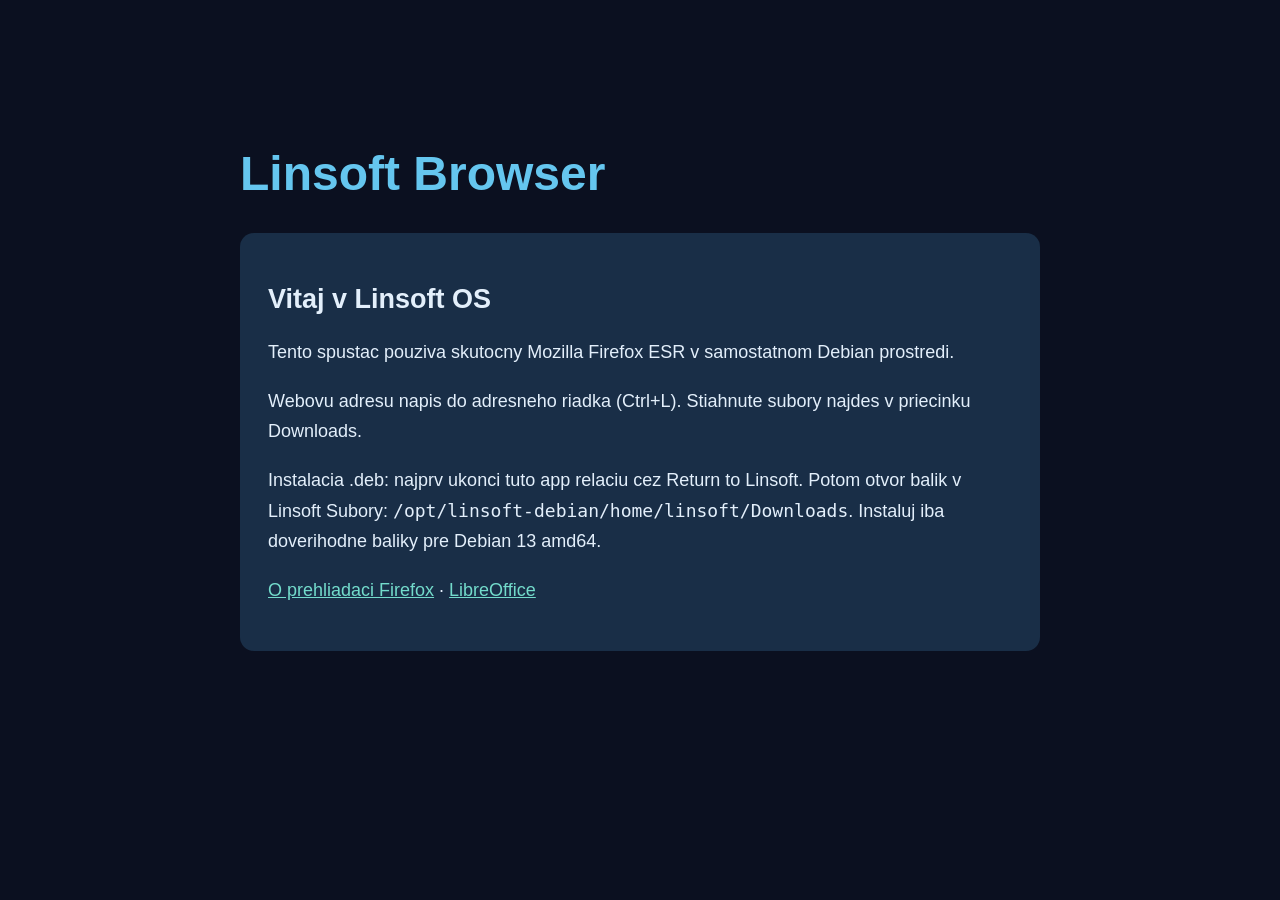
<file: linsoft/debian/start.html>
<!doctype html>
<html lang="sk">
<meta charset="utf-8">
<title>Linsoft Browser</title>
<meta name="viewport" content="width=device-width,initial-scale=1">
<style>
body{font:18px sans-serif;background:#0b1020;color:#e3effb;margin:10vh auto;max-width:800px;padding:24px}
h1{color:#65c6ef;font-size:48px}a{color:#73dbcb}p{line-height:1.7}.card{padding:28px;background:#192e47;border-radius:14px}
</style>
<h1>Linsoft Browser</h1>
<div class="card">
<h2>Vitaj v Linsoft OS</h2>
<p>Tento spustac pouziva skutocny Mozilla Firefox ESR v samostatnom Debian prostredi.</p>
<p>Webovu adresu napis do adresneho riadka (Ctrl+L).
Stiahnute subory najdes v priecinku Downloads.</p>
<p>Instalacia .deb: najprv ukonci tuto app relaciu cez Return to Linsoft.
Potom otvor balik v Linsoft Subory:
<code>/opt/linsoft-debian/home/linsoft/Downloads</code>.
Instaluj iba doverihodne baliky pre Debian 13 amd64.</p>
<p><a href="https://www.mozilla.org/firefox/">O prehliadaci Firefox</a>
 &middot; <a href="https://www.libreoffice.org/">LibreOffice</a></p>
</div>
</html>
</file>
<file: docs/style.css>
:root { --bg:#0b1426; --panel:#13213a; --ink:#e6eefb; --muted:#9fb3cf; --cyan:#45d4e0; --violet:#8b7cf6; }
* { box-sizing: border-box; }
html { scroll-behavior:smooth; scroll-padding-top:calc(var(--header-height, 11rem) + 1rem); }
html { scrollbar-width:none; }
html::-webkit-scrollbar { display:none; }
.site-header { position:sticky; top:0; z-index:5; background:rgba(11,20,38,.97); border-bottom:1px solid #2a3f63; box-shadow:0 6px 24px #0004; }
.site-header nav { max-height:100vh; max-height:100dvh; overflow-y:auto; }
body { margin:0; font-family: "Segoe UI", system-ui, sans-serif; background:var(--bg); color:var(--ink); line-height:1.6; }
img { max-width:100%; height:auto; }
p, li, h1, h2, h3, td { overflow-wrap:anywhere; }
a { color:var(--cyan); }
nav { display:flex; justify-content:space-between; align-items:center; gap:1rem; max-width:1200px; margin:auto; padding:1rem 2rem; font-weight:600; }
nav a { color:var(--muted); text-decoration:none; }
nav a:hover, footer a:hover { color:var(--cyan); }
.brand { display:flex; align-items:center; gap:.65rem; color:var(--ink); white-space:nowrap; }
.nav-links { display:flex; flex-wrap:wrap; justify-content:flex-end; gap:.25rem; min-width:0; max-width:100%; }
.nav-links a { display:inline-flex; align-items:center; min-height:2.5rem; padding:.45rem .75rem; border-radius:.5rem; white-space:nowrap; transition:background-color .15s ease,color .15s ease; }
.nav-links a:hover { background:#1a2b47; }
.menu-toggle { display:none; font:inherit; color:var(--ink); background:var(--panel); border:1px solid #3a6785; border-radius:.5rem; min-height:44px; padding:.45rem .85rem; cursor:pointer; }
.nav-links .nav-company { color:var(--cyan); border:1px solid #3a6785; }
.nav-links .nav-company[aria-current="page"] { background:#1a2b47; }
a:focus-visible, summary:focus-visible, button:focus-visible { outline:3px solid var(--cyan); outline-offset:4px; border-radius:.2rem; }
.skip-link { position:absolute; top:.5rem; left:.5rem; z-index:6; padding:.6rem 1rem; border-radius:.4rem; background:var(--cyan); color:#06101f; font-weight:700; transform:translateY(-160%); }
.skip-link:focus { transform:translateY(0); }
.logo { display:inline-grid; place-items:center; width:2rem; height:2rem; border-radius:50%;
  border:3px solid var(--cyan); border-bottom-color:var(--violet); font-weight:800; }
.hero { background: radial-gradient(circle at 70% 30%, #17305a, var(--bg) 60%); padding-bottom:3rem; text-align:center; }
.hero h1 { font-size:clamp(2.5rem,7vw,3.5rem); margin:2rem 0 0; font-weight:300; }
.tag { color:var(--cyan); font-size:1.3rem; margin-top:0; }
.hero-text { max-width:44rem; margin:auto; padding:0 1rem; }
.btn { display:inline-block; margin:.5rem; padding:.8rem 1.6rem; border-radius:.5rem; background:linear-gradient(90deg,var(--cyan),var(--violet));
  color:#06101f; font-weight:700; text-decoration:none; }
.btn.ghost { background:none; border:1px solid var(--cyan); color:var(--cyan); }
.btn:hover { filter:brightness(1.08); }
.small { color:var(--muted); font-size:.9rem; }
.shot { width:min(90%,1000px); height:auto; margin-top:2rem; border-radius:.6rem; box-shadow:0 20px 60px #0008; border:1px solid #2a3f63; }
main { max-width:1100px; margin:auto; padding:1rem 1.5rem; }
section { padding:2rem 0; }
h2 { font-weight:400; border-bottom:1px solid #2a3f63; padding-bottom:.4rem; }
.grid { display:grid; grid-template-columns:repeat(auto-fit,minmax(min(230px,100%),1fr)); gap:1rem; }
.shots { display:grid; grid-template-columns:repeat(auto-fit,minmax(min(300px,100%),1fr)); gap:1.25rem; }
.shots figure { margin:0; }
.shots img { width:100%; height:auto; display:block; border-radius:10px; border:1px solid rgba(145,169,202,.35); box-shadow:0 6px 20px rgba(0,0,0,.25); }
.shots figcaption { margin-top:.4rem; text-align:center; font-size:.95rem; opacity:.85; }
.grid div { background:var(--panel); border:1px solid #203451; border-radius:.6rem; padding:1rem 1.2rem; transition:transform .15s ease,border-color .15s ease; }
.grid div:hover { transform:translateY(-2px); border-color:#3a6785; }
.grid h3 { color:var(--cyan); margin:.2rem 0; }
.gallery { display:grid; grid-template-columns:repeat(auto-fit,minmax(min(300px,100%),1fr)); gap:1rem; }
.gallery figure { margin:0; padding:.55rem; background:var(--panel); border:1px solid #203451; border-radius:.7rem; }
.gallery img { display:block; width:100%; border-radius:.45rem; border:1px solid #2a3f63; }
figcaption { color:var(--muted); text-align:center; font-size:.9rem; padding:.45rem .2rem .1rem; }
ol li { margin:.5rem 0; }
code { background:var(--panel); padding:.1rem .4rem; border-radius:.3rem; overflow-wrap:anywhere; }
.version { display:inline-block; margin:.3rem 0 0; padding:.2rem .9rem; border:1px solid var(--cyan); border-radius:1rem; color:var(--cyan); font-size:.95rem; }
.table-wrap { overflow-x:auto; border-radius:.6rem; }
.ver { border-collapse:collapse; background:var(--panel); width:100%; }
.ver th, .ver td { text-align:left; padding:.55rem 1.1rem; border-bottom:1px solid #2a3f63; }
.ver th { color:var(--muted); font-weight:600; }
.support thead th { color:var(--ink); background:#1a2b47; }
.support tbody th { font-weight:500; color:var(--ink); }
.support td.ok { color:#5fd38d; font-weight:700; white-space:nowrap; }
.support td.mid { color:#f0b43c; font-weight:700; }
.support td.no { color:#ff7a7a; font-weight:700; white-space:nowrap; }
#podpora { margin-top:1rem; }
.release-note, .step-card, .compatibility, .verify { background:var(--panel); border-radius:.6rem; padding:1rem 1.2rem; }
.release-note ul, .compatibility ul { padding-left:1.35rem; }
.download-meta { color:var(--muted); }
.verify { margin-top:1rem; }
.verify summary { color:var(--cyan); cursor:pointer; font-weight:600; }
.hash { display:block; max-width:100%; white-space:normal; overflow-wrap:anywhere; word-break:break-all; padding:.7rem; }
.steps { display:grid; grid-template-columns:repeat(2,minmax(0,1fr)); gap:1rem; }
.step-card.wide { grid-column:1 / -1; }
.release-note + .release-note { margin-top:1rem; }
.step-card h3, .compatibility h3 { color:var(--cyan); margin-top:.2rem; }
.warn { background:#3a2a10; border-left:4px solid #f0b43c; padding:1rem; border-radius:.4rem; }
.author { display:flex; gap:1.5rem; align-items:center; background:var(--panel); border-radius:.6rem; padding:1.2rem 1.5rem; }
.author h3 { color:var(--cyan); margin:0; font-size:1.4rem; }
.author > div { min-width:0; }
.logo.big { flex:none; width:4.5rem; height:4.5rem; font-size:2rem; border-width:5px; }
footer { text-align:center; color:var(--muted); padding:2rem 1rem; border-top:1px solid #2a3f63; font-size:.9rem; }
footer p { margin:.35rem 0; }
.hero .shot { display:block; margin:2rem auto 0; }
.facts { list-style:none; display:grid; grid-template-columns:repeat(auto-fit,minmax(150px,1fr)); gap:1rem; max-width:900px; margin:2rem auto 0; padding:0 1rem; }
.facts li { background:var(--panel); border:1px solid #203451; border-radius:.6rem; padding:.8rem; }
.facts b { display:block; color:var(--cyan); font-size:1.2rem; }
.facts span { color:var(--muted); font-size:.9rem; }
.shots img { cursor:zoom-in; transition:transform .15s ease; }
.shots img:hover { transform:scale(1.015); }
.lightbox { position:fixed; inset:0; z-index:10; display:grid; place-items:center; padding:1rem; background:rgba(5,10,20,.92); cursor:zoom-out; }
.lightbox[hidden] { display:none; }
.lightbox img { max-width:100%; max-height:100%; border-radius:.5rem; }
.faq { background:var(--panel); border-radius:.6rem; padding:.7rem 1.2rem; margin-bottom:.6rem; }
.faq summary { cursor:pointer; font-weight:600; color:var(--cyan); }
.faq p { margin:.5rem 0 .2rem; }
.copy { font:inherit; font-size:.85rem; padding:.2rem .7rem; border:1px solid var(--cyan); border-radius:.4rem; background:none; color:var(--cyan); cursor:pointer; }
.copy:hover { background:#1a2b47; }
.to-top { position:fixed; right:1rem; bottom:1rem; width:2.6rem; height:2.6rem; display:grid; place-items:center; border-radius:50%; background:var(--panel); border:1px solid var(--cyan); text-decoration:none; font-weight:700; }

@media (max-width:760px) {
  html { --header-height:77px; }
  nav { flex-wrap:wrap; width:100%; padding:1rem; }
  .brand { justify-content:flex-start; }
  .menu-toggle:not([hidden]) { display:block; margin-left:auto; }
  .nav-links { width:100%; display:grid; grid-template-columns:repeat(2,minmax(0,1fr)); }
  .nav-ready .nav-links { display:none; }
  .nav-ready .menu-toggle[aria-expanded="true"] + .nav-links { display:grid; }
  .nav-links a { min-height:44px; white-space:normal; }
  .steps { grid-template-columns:1fr; }
  section { padding:1.5rem 0; }
}

@media (max-width:520px) {
  main { padding:0 1rem; }
  .nav-links { gap:.25rem; }
  .nav-links a { padding:.4rem .55rem; }
  .hero { padding-bottom:2rem; }
  .hero h1 { margin-top:1.2rem; }
  .btn { display:block; margin:.65rem auto; max-width:22rem; }
  .gallery { grid-template-columns:1fr; }
  .author { align-items:flex-start; gap:1rem; padding:1rem; }
  .logo.big { width:3.5rem; height:3.5rem; }
  .ver th, .ver td { padding:.55rem .65rem; }
  .ver th { width:38%; }
  .hero h1 { font-size:2rem; }
  .project-body { padding:1rem; }
}

@media (prefers-reduced-motion:reduce) {
  html { scroll-behavior:auto; }
  *, *::before, *::after { transition-duration:.01ms !important; }
}
.mark { display:block; width:2.25rem; height:2.25rem; }
.mark.big { flex:none; width:4.5rem; height:4.5rem; }
.hero-logo { display:block; width:min(80%,420px); height:auto; margin:1.5rem auto 0; }
@media (max-width:520px) { .mark.big { width:3.5rem; height:3.5rem; } }
.article { max-width:52rem; margin:auto; }
.article .lead { font-size:1.15rem; color:var(--muted); }
.article h3 { color:var(--cyan); }
.article-hero { padding-bottom:2rem; }
.article-hero h1 { font-size:clamp(2rem,5vw,3rem); }
.founder-profile { display:grid; grid-template-columns:minmax(0,240px) minmax(0,1fr); align-items:start; gap:1.75rem; margin:2rem 0; padding:1.5rem; background:var(--panel); border:1px solid #203451; border-radius:1rem; }
.founder-photo { margin:0; }
.founder-photo img { display:block; width:100%; height:auto; border-radius:.75rem; }
.founder-profile h2 { margin:.6rem 0; border:0; padding:0; font-weight:600; }
.founder-role { color:var(--cyan); margin-top:0; font-weight:600; }
.founder-profile p:last-child { margin-bottom:0; }
.project-list { display:grid; gap:1.75rem; margin-top:1.5rem; }
.project-card { min-width:0; overflow:hidden; background:var(--panel); border:1px solid #203451; border-radius:1rem; }
.project-preview { display:block; margin:1.25rem 1.25rem 0; overflow:hidden; background:var(--bg); border:1px solid #334965; border-radius:.75rem; box-shadow:0 12px 30px #0004; text-decoration:none; }
.preview-bar { display:flex; align-items:center; justify-content:space-between; gap:.75rem; padding:.65rem .85rem; background:#1b2b44; color:var(--ink); font-size:.8rem; }
.preview-bar > :last-child { color:var(--muted); font-size:.7rem; }
.preview-dots { color:var(--cyan); letter-spacing:.15rem; white-space:nowrap; }
.project-preview img { display:block; width:100%; height:auto; }
.project-preview:focus-visible { outline-offset:-4px; }
.project-body { padding:1.25rem 1.5rem; }
.project-body h3 { margin:.6rem 0; font-size:1.6rem; }
.project-body .btn { margin-left:0; }
@media (max-width:640px) {
  .project-preview { margin:.75rem .75rem 0; }
  .preview-bar > :last-child { display:none; }
  .founder-profile { grid-template-columns:minmax(0,1fr); padding:1rem; gap:1rem; }
  .founder-photo { width:min(100%,260px); margin:auto; }
}
</file>
